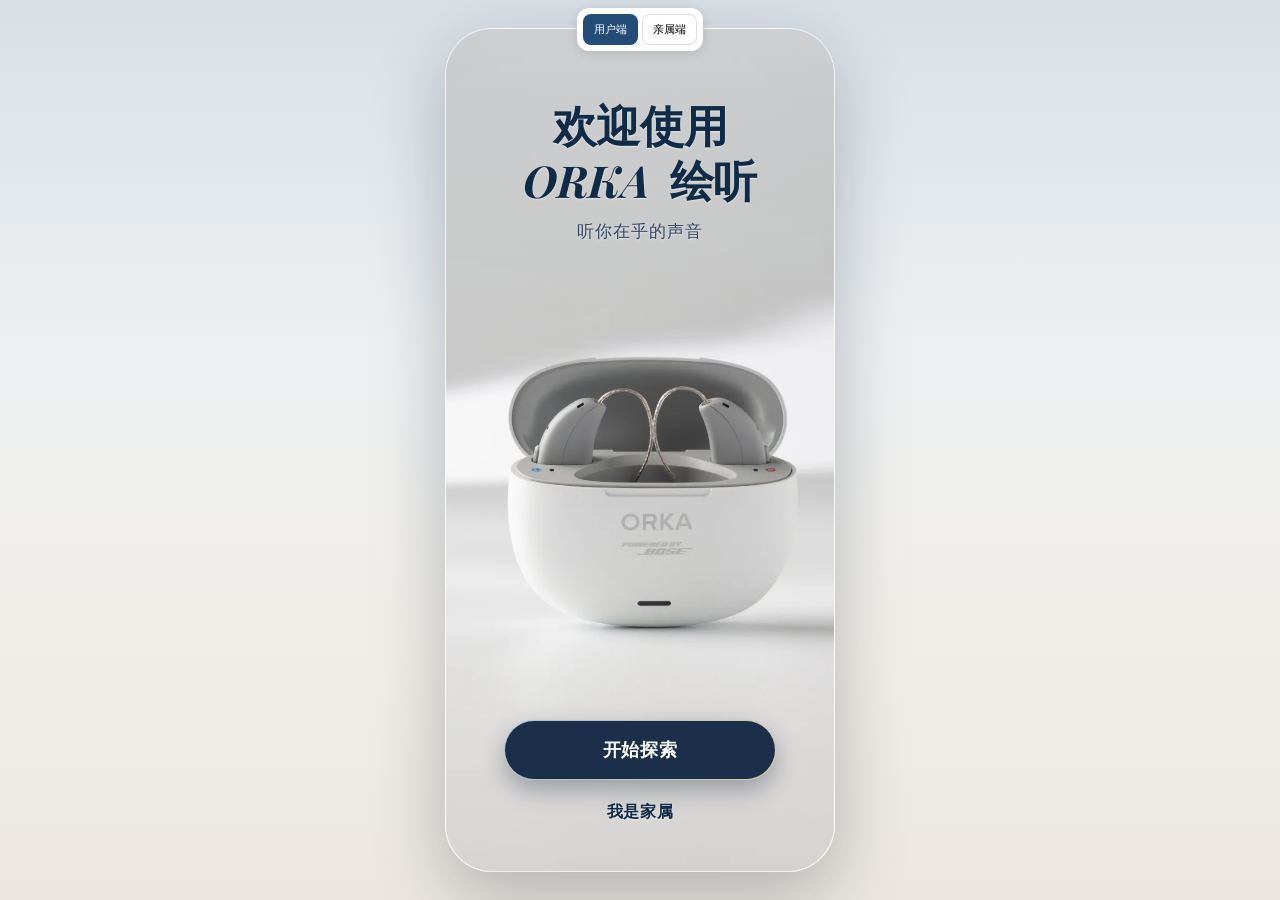
<file: index.html>
<!doctype html>
<html lang="zh-CN">
<head>
  <meta charset="UTF-8" />
  <link rel="manifest" href="manifest.json">
  <meta name="viewport" content="width=device-width, initial-scale=1.0, maximum-scale=1.0, user-scalable=no, viewport-fit=cover">
  <meta name="apple-mobile-web-app-capable" content="yes">
  <meta name="apple-mobile-web-app-status-bar-style" content="black-translucent">
  <meta name="apple-mobile-web-app-title" content="Orka">
  <link rel="apple-touch-icon" href="icon-180.png">
  <title>Orka 01 Pro</title>
  <link rel="preload" as="image" href="启动页背景图.webp" fetchpriority="high">
  <link rel="preload" as="font" type="font/woff2" href="fonts/playfair-800-italic-latin.woff2" crossorigin>
  <style>
    /* Self-hosted display font for the ORKA wordmark (no Google Fonts dependency). */
    @font-face {
      font-family: 'Playfair Display';
      font-style: italic;
      font-weight: 700;
      font-display: swap;
      src: url('fonts/playfair-700-italic-latin.woff2') format('woff2');
      unicode-range: U+0000-00FF, U+0131, U+0152-0153, U+02BB-02BC, U+02C6, U+02DA, U+02DC, U+0304, U+0308, U+0329, U+2000-206F, U+20AC, U+2122, U+2191, U+2193, U+2212, U+2215, U+FEFF, U+FFFD;
    }
    @font-face {
      font-family: 'Playfair Display';
      font-style: italic;
      font-weight: 800;
      font-display: swap;
      src: url('fonts/playfair-800-italic-latin.woff2') format('woff2');
      unicode-range: U+0000-00FF, U+0131, U+0152-0153, U+02BB-02BC, U+02C6, U+02DA, U+02DC, U+0304, U+0308, U+0329, U+2000-206F, U+20AC, U+2122, U+2191, U+2193, U+2212, U+2215, U+FEFF, U+FFFD;
    }
    :root {
      --font-display: "Songti SC", "STSong", "Noto Serif SC", serif;
      --font-display-latin: "Playfair Display", "Times New Roman", serif;
      --txt-dark: #18212d;
      --txt-soft: #6d7682;
      --card-bg: rgba(247, 248, 249, 0.78);
      --card-line: rgba(255, 255, 255, 0.58);
      --blue-main: #234d77;
      --blue-deep: #102b46;
      --track-bg: #cfd5dc;
      --dot-bg: #8b9cac;
      --warm-main: #c89e72;
      --warm-soft: #e6d3bf;
      --hero-accent: #7d94ab;
      --shadow-soft: 0 10px 28px rgba(17, 31, 47, 0.10);
      --shadow-thumb: 0 8px 20px rgba(16, 34, 55, 0.18);
    }

    .safari-tip {
      position: fixed;
      top: 12px;
      left: 12px;
      right: 12px;
      z-index: 9999;
      padding: 12px 14px;
      border-radius: 12px;
      background: rgba(20, 24, 33, 0.92);
      color: #f5f7fb;
      display: none;
      align-items: flex-start;
      justify-content: space-between;
      gap: 12px;
      box-shadow: 0 10px 26px rgba(0, 0, 0, 0.28);
      backdrop-filter: blur(8px);
      -webkit-backdrop-filter: blur(8px);
    }

    .safari-tip.show {
      display: flex;
    }

    .safari-tip-text {
      font-size: 13px;
      line-height: 1.4;
      font-weight: 500;
    }

    .safari-tip-close {
      border: 0;
      background: transparent;
      color: #d8e3f7;
      font-size: 18px;
      line-height: 1;
      cursor: pointer;
      padding: 0;
      margin-top: -1px;
    }

    * {
      box-sizing: border-box;
      margin: 0;
      padding: 0;
      -webkit-tap-highlight-color: transparent;
    }

    html, body {
      width: 100%;
      height: 100%;
      overflow: hidden;
    }

    body {
      font-family: -apple-system, BlinkMacSystemFont, "SF Pro Display", "PingFang SC", "Hiragino Sans GB", "Noto Sans CJK SC", "Microsoft YaHei", sans-serif;
      background: linear-gradient(180deg, #d9e0e6 0%, #edf0f2 38%, #f1eee8 72%, #ebe7e0 100%);
      color: var(--txt-dark);
      display: grid;
      place-items: center;
    }

    /* ── iPhone 13 Pro frame 390×844 ── */
    .phone {
      width: 390px;
      height: 844px;
      border-radius: 47px;
      overflow: hidden;
      position: relative;
      isolation: isolate;
      border: 1px solid rgba(255, 255, 255, 0.46);
      --bg-base-top: #DDE2EB;
      --bg-base-mid: #F4F1EC;
      --bg-base-bottom: #F9F6F0;
      --bg-orb-a: rgba(194, 209, 235, 0.36);
      --bg-orb-b: rgba(244, 226, 198, 0.28);
      --bg-orb-a-x: 24%;
      --bg-orb-a-y: 7%;
      --bg-orb-b-x: 48%;
      --bg-orb-b-y: 66%;
      background: linear-gradient(180deg, var(--bg-base-top) 0%, var(--bg-base-mid) 44%, var(--bg-base-bottom) 100%);
      box-shadow: 0 24px 72px rgba(12, 24, 39, 0.26);
      display: grid;
      grid-template-rows: 1fr auto;
      transition: --bg-base-top 0.9s ease, --bg-base-mid 0.9s ease, --bg-base-bottom 0.9s ease, --bg-orb-a 0.9s ease, --bg-orb-b 0.9s ease, --bg-orb-a-x 0.9s ease, --bg-orb-a-y 0.9s ease, --bg-orb-b-x 0.9s ease, --bg-orb-b-y 0.9s ease;
    }

    .phone::before,
    .phone::after {
      content: "";
      position: absolute;
      inset: -22% -18%;
      pointer-events: none;
      z-index: 0;
      mix-blend-mode: screen;
    }

    .phone::before {
      background:
        radial-gradient(118% 70% at var(--bg-orb-a-x) var(--bg-orb-a-y), var(--bg-orb-a) 0%, rgba(255, 255, 255, 0) 62%),
        radial-gradient(104% 60% at 10% 8%, rgba(255, 255, 255, 0.40) 0%, rgba(255, 255, 255, 0) 58%);
      animation: bgFloatA 42s ease-in-out infinite alternate;
    }

    .phone::after {
      background: radial-gradient(132% 76% at var(--bg-orb-b-x) var(--bg-orb-b-y), var(--bg-orb-b) 0%, rgba(255, 255, 255, 0) 64%);
      animation: bgFloatB 52s ease-in-out infinite alternate;
    }

    .phone > * {
      position: relative;
      z-index: 1;
    }

    @property --bg-base-top { syntax: '<color>'; inherits: false; initial-value: #DDE2EB; }
    @property --bg-base-mid { syntax: '<color>'; inherits: false; initial-value: #F4F1EC; }
    @property --bg-base-bottom { syntax: '<color>'; inherits: false; initial-value: #F9F6F0; }
    @property --bg-orb-a { syntax: '<color>'; inherits: false; initial-value: rgba(194, 209, 235, 0.36); }
    @property --bg-orb-b { syntax: '<color>'; inherits: false; initial-value: rgba(244, 226, 198, 0.28); }
    @property --bg-orb-a-x { syntax: '<percentage>'; inherits: false; initial-value: 24%; }
    @property --bg-orb-a-y { syntax: '<percentage>'; inherits: false; initial-value: 7%; }
    @property --bg-orb-b-x { syntax: '<percentage>'; inherits: false; initial-value: 48%; }
    @property --bg-orb-b-y { syntax: '<percentage>'; inherits: false; initial-value: 66%; }
    @property --ring-angle { syntax: '<angle>'; inherits: false; initial-value: 0deg; }
    @property --page-base-gray { syntax: '<color>'; inherits: true; initial-value: #eceff3; }
    @property --page-tint-color { syntax: '<color>'; inherits: true; initial-value: rgba(219, 228, 238, 0.78); }
    @property --ai-c1 { syntax: '<color>'; inherits: false; initial-value: #4c7add; }
    @property --ai-c2 { syntax: '<color>'; inherits: false; initial-value: #8cb0e4; }
    @property --ai-c3 { syntax: '<color>'; inherits: false; initial-value: #cce6eb; }
    @property --breath-color { syntax: '<color>'; inherits: false; initial-value: #d8eaf0; }

    @keyframes bgFloatA {
      0% { transform: translate3d(0, 0, 0) scale(1); }
      50% { transform: translate3d(1.2%, 1.4%, 0) scale(1.03); }
      100% { transform: translate3d(-1.4%, 2%, 0) scale(1.05); }
    }

    @keyframes bgFloatB {
      0% { transform: translate3d(0, 0, 0) scale(1); }
      50% { transform: translate3d(-1.1%, 1.3%, 0) scale(1.03); }
      100% { transform: translate3d(1.4%, 2.1%, 0) scale(1.05); }
    }

    /* Hidden pages must not occupy grid rows */
    .phone > main.scroll[style*="display: none"],
    .phone > main.scroll.page-hidden {
      display: none !important;
    }

    /* ── Disconnect / Reconnect Overlay (Oura-style) ── */
    .disconnect-overlay {
      position: absolute;
      left: 0;
      right: 0;
      top: 0;
      bottom: 0;
      z-index: 120;
      display: flex;
      flex-direction: column;
      align-items: center;
      justify-content: center;
      padding: 0 40px;
      background: rgba(245, 242, 238, 0.88);
      backdrop-filter: blur(16px);
      -webkit-backdrop-filter: blur(16px);
      opacity: 0;
      visibility: hidden;
      pointer-events: none;
      transition: opacity 280ms ease, visibility 280ms ease;
    }
    .disconnect-overlay.active {
      opacity: 1;
      visibility: visible;
      pointer-events: auto;
    }

    /* icon */
    .disconnect-icon {
      width: 64px;
      height: 64px;
      margin-bottom: 28px;
      display: grid;
      place-items: center;
      position: relative;
    }
    .disconnect-icon svg {
      width: 54px;
      height: 54px;
      color: #b0aaa4;
      transition: color 280ms ease;
    }
    .disconnect-overlay[data-state="reconnecting"] .disconnect-icon svg {
      color: #c4a56e;
    }
    .disconnect-overlay[data-state="connected"] .disconnect-icon svg {
      color: #5a9e78;
    }
    /* swap bluetooth-off / bluetooth icons by state */
    .disconnect-icon .bt-on { display: none; }
    .disconnect-overlay[data-state="reconnecting"] .disconnect-icon .bt-off,
    .disconnect-overlay[data-state="connected"] .disconnect-icon .bt-off { display: none; }
    .disconnect-overlay[data-state="reconnecting"] .disconnect-icon .bt-on,
    .disconnect-overlay[data-state="connected"] .disconnect-icon .bt-on { display: block; }

    /* spinner ring around icon while reconnecting */
    .disconnect-spinner {
      position: absolute;
      inset: -6px;
      border-radius: 50%;
      border: 2.5px solid transparent;
      border-top-color: #c4a56e;
      opacity: 0;
      transition: opacity 200ms ease;
    }
    .disconnect-overlay[data-state="reconnecting"] .disconnect-spinner {
      opacity: 1;
      animation: dcSpin 1s linear infinite;
    }
    @keyframes dcSpin {
      to { transform: rotate(360deg); }
    }

    /* text */
    .disconnect-title {
      font-size: 20px;
      font-weight: 700;
      color: #1d1d1f;
      margin: 0 0 10px;
      letter-spacing: -0.02em;
      text-align: center;
      line-height: 1.25;
    }
    .disconnect-desc {
      font-size: 14px;
      color: #8a8a8e;
      margin: 0 0 36px;
      text-align: center;
      line-height: 1.55;
    }

    /* primary button */
    .disconnect-btn-primary {
      width: 100%;
      height: 50px;
      border: 0;
      border-radius: 25px;
      font-size: 16px;
      font-weight: 600;
      letter-spacing: -0.01em;
      cursor: pointer;
      background: #1d1d1f;
      color: #fff;
      transition: transform 160ms ease, background 280ms ease, opacity 280ms ease;
    }
    .disconnect-btn-primary:active {
      transform: scale(0.97);
    }
    .disconnect-overlay[data-state="reconnecting"] .disconnect-btn-primary {
      background: #c4a56e;
      cursor: default;
    }
    .disconnect-overlay[data-state="connected"] .disconnect-btn-primary {
      background: #5a9e78;
    }

    /* dismiss link */
    .disconnect-dismiss {
      margin-top: 16px;
      background: none;
      border: 0;
      font-size: 14px;
      color: #8a8a8e;
      cursor: pointer;
      padding: 8px 12px;
      letter-spacing: -0.01em;
    }
    .disconnect-dismiss:active {
      opacity: 0.5;
    }

    /* bg dimming */
    .phone > .status,
    .phone > main.scroll,
    .phone > .tabbar {
      transition: filter 280ms ease, opacity 280ms ease;
    }
    /* Disconnect mode: only disable cards, keep hero & tabbar active */
    .phone.disconnect-mode main.scroll .card,
    .phone.disconnect-mode main.scroll .media-status-banner,
    .phone.disconnect-mode main.scroll .media-section-tabs,
    .phone.disconnect-mode main.scroll .media-panel,
    .phone.disconnect-mode main.scroll .media-card,
    .phone.disconnect-mode main.scroll .listening-stack {
      opacity: 0.30;
      pointer-events: none;
      user-select: none;
      transition: opacity 280ms ease;
    }

    /* ── Per-chip disconnected state ── */
    .chip.disconnected {
      background: rgba(255, 75, 58, 0.08);
      border-color: rgba(255, 75, 58, 0.28);
      box-shadow:
        inset 0 1px 0 rgba(255, 255, 255, 0.12),
        0 2px 10px rgba(255, 75, 58, 0.10);
      backdrop-filter: blur(12px) saturate(110%);
      -webkit-backdrop-filter: blur(12px) saturate(110%);
      color: rgba(180, 80, 70, 0.92);
      font-weight: 600;
    }
    .chip.disconnected .led {
      background: #FF4B3A;
      box-shadow: 0 0 0 4px rgba(255, 75, 58, 0.18);
      animation: ledBlink 1.4s ease-in-out infinite;
    }
    @keyframes ledBlink {
      0%, 100% { opacity: 1; }
      50% { opacity: 0.28; }
    }

    /* ── Per-chip connecting state ── */
    .chip.connecting {
      background: rgba(255, 255, 255, 0.82);
      border-color: transparent;
      box-shadow: 0 0 0 0.5px rgba(0,0,0,0.04);
      color: rgba(27, 46, 74, 0.72);
      font-weight: 600;
      position: relative;
    }
    .chip.connecting::before {
      display: none;
    }
    .chip.connecting .led {
      background: transparent;
      box-shadow: none;
      width: 12px;
      height: 12px;
      border: 2px solid rgba(201, 169, 110, 0.18);
      border-top-color: #3A6EA5;
      animation: ledSpin 0.8s linear infinite;
    }
    @keyframes ledSpin {
      to { transform: rotate(360deg); }
    }
    /* 异常态：隐藏 左/右 侧别标签，只保留 LED + 状态文字 */
    .chip.disconnected > span:nth-child(2),
    .chip.connecting > span:nth-child(2) {
      display: none;
    }
    @keyframes ringFlow {
      to { --ring-angle: 360deg; }
    }

    /* ── Combined status pill (shown when both ears are disconnected) ── */
    .conn-pill {
      display: none;
      margin: 14px auto 0;
      height: 32px;
      padding: 0 18px;
      border-radius: 18px;
      background: rgba(255, 75, 58, 0.08);
      border: 1px solid rgba(255, 75, 58, 0.28);
      box-shadow:
        inset 0 1px 0 rgba(255, 255, 255, 0.12),
        0 2px 10px rgba(255, 75, 58, 0.10);
      backdrop-filter: blur(12px) saturate(110%);
      -webkit-backdrop-filter: blur(12px) saturate(110%);
      align-items: center;
      justify-content: center;
      gap: 8px;
      font-size: 14px;
      font-weight: 600;
      letter-spacing: 0.01em;
      color: rgba(180, 80, 70, 0.92);
      position: relative;
      z-index: 1;
      transition: background 240ms ease, border-color 240ms ease,
                  color 240ms ease, box-shadow 240ms ease;
    }
    .conn-pill .conn-dot {
      width: 10px;
      height: 10px;
      border-radius: 50%;
      background: #FF4B3A;
      box-shadow: 0 0 0 5px rgba(255, 75, 58, 0.18);
      flex-shrink: 0;
      animation: ledBlink 1.4s ease-in-out infinite;
    }
    /* connecting state — swap to neutral surface + spinning ring */
    .conn-pill.connecting {
      background: rgba(255, 255, 255, 0.82);
      border-color: transparent;
      box-shadow: 0 0 0 0.5px rgba(0,0,0,0.04);
      color: rgba(27, 46, 74, 0.72);
    }
    .conn-pill.connecting .conn-dot {
      background: transparent;
      box-shadow: none;
      width: 12px;
      height: 12px;
      border: 2px solid rgba(201, 169, 110, 0.18);
      border-top-color: #3A6EA5;
      animation: ledSpin 0.8s linear infinite;
    }
    /* Both-disconnected: hide L/R chips, show single pill */
    .phone.both-disconnected .channels { display: none; }
    .phone.both-disconnected .conn-pill { display: inline-flex; }
    /* Once the CTA is tapped, the status pill / chip carries the spinner — hide the button */
    .phone.disconnect-mode .connect-cta.connecting { display: none; }

    /* ── Connect CTA — flat navy pill ── */
    .connect-cta {
      display: none;
      margin-top: 8px;
      padding: 0 32px;
      height: 40px;
      border: 0;
      border-radius: 20px;
      background: #1B2E4A;
      color: #fff;
      font-size: 14px;
      font-weight: 600;
      cursor: pointer;
      letter-spacing: 0.01em;
      align-items: center;
      justify-content: center;
      gap: 6px;
      box-shadow: none;
      position: relative;
      overflow: visible;
      transition: transform 160ms ease, opacity 200ms ease;
    }
    .connect-cta::before {
      content: '';
      position: absolute;
      inset: -3px;
      border-radius: 23px;
      padding: 3px;
      background: conic-gradient(
        from var(--ring-angle, 0deg),
        #3A6EA5, #C9A96E, #E8D5A3, #C9A96E, #3A6EA5, #1B2E4A, #3A6EA5
      );
      -webkit-mask:
        linear-gradient(#fff 0 0) content-box,
        linear-gradient(#fff 0 0);
      -webkit-mask-composite: xor;
      mask-composite: exclude;
      opacity: 0;
      pointer-events: none;
      transition: opacity 280ms ease;
    }
    .connect-cta:active {
      transform: scale(0.96);
      opacity: 0.82;
    }
    .connect-cta.connecting {
      cursor: default;
    }
    .connect-cta.connecting::before {
      opacity: 1;
      animation: ringFlow 2.4s linear infinite;
    }
    .phone.disconnect-mode .connect-cta {
      display: flex;
      width: fit-content;
      margin: 8px auto 0;
    }

    /* ── Status bar ── */
    .status {
      padding: 14px 24px 6px;
      display: flex;
      justify-content: space-between;
      align-items: center;
      font-size: 15px;
      font-weight: 600;
      letter-spacing: 0.3px;
      color: var(--status-color, #302c30);
      background: transparent;
      position: absolute;
      top: 0;
      left: 0;
      right: 0;
      z-index: 20;
      transition: color 360ms ease;
    }

    .status-right {
      display: flex;
      align-items: center;
      gap: 6px;
    }

    .sig {
      display: flex;
      align-items: flex-end;
      gap: 2px;
      height: 11px;
    }

    .sig i {
      width: 3px;
      border-radius: 1px;
      background: #2e2a2e;
    }

    .sig i:nth-child(1) { height: 4px; opacity: 0.55; }
    .sig i:nth-child(2) { height: 6px; opacity: 0.72; }
    .sig i:nth-child(3) { height: 8px; opacity: 0.86; }
    .sig i:nth-child(4) { height: 10px; }

    .wifi {
      width: 14px;
      height: 10px;
      border-radius: 50%;
      border: 2px solid #2e2a2e;
      border-right-color: transparent;
      border-bottom-color: transparent;
      border-left-color: transparent;
      transform: rotate(45deg);
      margin-top: -1px;
    }

    .battery {
      width: 28px;
      height: 13px;
      border-radius: 4px;
      border: 1.2px solid rgba(255,255,255,0.55);
      background: linear-gradient(180deg, rgba(255,255,255,0.38) 0%, rgba(255,255,255,0.13) 100%);
      box-shadow:
        0 1px 2px rgba(0,0,0,0.07),
        inset 0 1px 2px rgba(255,255,255,0.22),
        inset 0 -1px 2px rgba(0,0,0,0.04);
      backdrop-filter: blur(8px) saturate(160%);
      -webkit-backdrop-filter: blur(8px) saturate(160%);
      padding: 1.5px;
      position: relative;
      display: flex;
      align-items: center;
      justify-content: flex-start;
    }

    .battery::after {
      content: "";
      width: 2px;
      height: 5px;
      border-radius: 1px;
      background: rgba(255,255,255,0.7);
      position: absolute;
      right: -3px;
      top: 3px;
      box-shadow: 0 0 2px 0 rgba(0,0,0,0.10);
    }

    .battery i {
      display: block;
      width: 86%;
      height: 100%;
      border-radius: 2px;
      background: linear-gradient(90deg, #aeea8b 0%, #e6e6e6 100%);
      box-shadow: 0 0 2px 0 rgba(0,0,0,0.10);
    }

    /* ── Header ── */
    .hero {
      text-align: center;
      position: sticky;
      top: 0;
      padding: 40px 16px 18px;
      background: transparent;
      z-index: 10;
    }

    .hero h1 {
      font-size: 20px;
      line-height: 1.2;
      font-weight: 700;
      letter-spacing: 0.18px;
      color: var(--blue-deep);
      text-shadow: 0 1px 0 rgba(255, 255, 255, 0.35);
      position: relative;
      z-index: 1;
    }

    /* .more button removed — replaced by .family-icon-btn */

    .channels {
      margin-top: 14px;
      display: flex;
      justify-content: center;
      gap: 16px;
      position: relative;
      z-index: 1;
    }

    .chip {
      height: 32px;
      min-width: 100px;
      border-radius: 18px;
      border: 1px solid rgba(255, 255, 255, 0.58);
      background: linear-gradient(180deg, rgba(255, 255, 255, 0.48) 0%, rgba(244, 247, 250, 0.18) 100%);
      backdrop-filter: blur(22px) saturate(150%);
      -webkit-backdrop-filter: blur(22px) saturate(150%);
      box-shadow:
        inset 0 1px 0 rgba(255, 255, 255, 0.7),
        inset 0 -1px 0 rgba(255, 255, 255, 0.16),
        0 8px 20px rgba(160, 171, 187, 0.14);
      display: inline-flex;
      align-items: center;
      justify-content: center;
      gap: 8px;
      font-size: 14px;
      line-height: 1;
      color: rgba(33, 47, 65, 0.92);
      padding: 0 16px;
      font-weight: 520;
    }

    .chip .led {
      width: 10px;
      height: 10px;
      border-radius: 50%;
      background: #20bd98;
      box-shadow: 0 0 0 5px rgba(32, 189, 152, 0.12);
      flex-shrink: 0;
    }

    /* ── Scrollable content ── */
    .scroll {
      overflow-y: auto;
      -webkit-overflow-scrolling: touch;
      scrollbar-width: none;
      padding: 0 16px 32px;
      display: grid;
      align-content: start;
      gap: 12px;
      --page-base-gray: #eceff3;
      --page-tint-color: rgba(219, 228, 238, 0.78);
      --hero-tint-height: 362px;
      --page-gradient-len: 240px;
      background: linear-gradient(180deg, transparent 0px, var(--page-base-gray) var(--page-gradient-len));
      position: relative;
      transition: --page-base-gray 0.9s ease;
    }

    .scroll::before {
      content: "";
      display: block;
      height: var(--hero-tint-height);
      margin: 0 -16px calc(var(--hero-tint-height) * -1);
      background: linear-gradient(180deg, var(--page-tint-color) 0%, color-mix(in srgb, var(--page-tint-color), transparent 68%) 70%, transparent 100%);
      pointer-events: none;
      transition: --page-tint-color 0.9s ease;
    }

    .scroll > * {
      position: relative;
      z-index: 1;
    }

    .scroll .hero {
      margin: 0 -16px;
    }

    .scroll::-webkit-scrollbar {
      width: 0;
      height: 0;
    }

    .scroll-end-spacer {
      display: none;
    }

    /* ── Listening plans page ── */
    #listeningPage {
      gap: 14px;
    }

    /* 抵消 gap:14（vs 默认 12）带来的 2px 下移，让 hero 与音量/降噪页对齐 */
    #mediaPage > .hero,
    #listeningPage > .hero {
      margin-top: -2px;
    }

    #listeningPage .hero {
      padding-bottom: 10px;
    }

    .listening-stack {
      display: grid;
      gap: 14px;
      margin-top: 2px;
    }

    .listening-tile {
      position: relative;
      height: 134px;
      border-radius: 20px;
      overflow: hidden;
      box-shadow:
        0 6px 20px rgba(0, 0, 0, 0.15),
        inset 0 1px 0 rgba(255, 255, 255, 0.28);
      isolation: isolate;
      cursor: pointer;
      transition: transform 180ms ease, box-shadow 180ms ease;
    }

    .listening-tile:active {
      transform: scale(0.97);
      box-shadow: 0 2px 10px rgba(0, 0, 0, 0.12);
    }

    .listening-tile::before {
      content: "";
      position: absolute;
      inset: 0;
      opacity: 0.12;
      background: radial-gradient(circle at 80% 40%, rgba(255,255,255,0.7) 0%, transparent 60%);
      z-index: 0;
    }

    .listening-tile-plan {
      background: url('bg-listen.webp') center / cover no-repeat;
    }

    .listening-tile-remote {
      background: url('bg-remote.webp') center / cover no-repeat;
    }

    .listening-title {
      position: absolute;
      left: 24px;
      bottom: 24px;
      margin: 0;
      color: #ffffff;
      font-size: 22px;
      line-height: 1.1;
      font-weight: 680;
      letter-spacing: 0.3px;
      z-index: 1;
    }

    .listening-go {
      position: absolute;
      right: 16px;
      bottom: 16px;
      width: 36px;
      height: 36px;
      border-radius: 50%;
      border: 0;
      background: rgba(255, 255, 255, 0.22);
      color: rgba(255, 255, 255, 0.92);
      display: inline-flex;
      align-items: center;
      justify-content: center;
      cursor: pointer;
      z-index: 1;
      transition: background 150ms ease;
    }

    .listening-go:active {
      background: rgba(255, 255, 255, 0.36);
    }

    .listening-go svg {
      width: 18px;
      height: 18px;
      stroke: currentColor;
    }

    .listening-spark {
      position: absolute;
      right: 14px;
      bottom: 10px;
      color: rgba(255, 255, 255, 0.74);
      width: 16px;
      height: 16px;
      z-index: 1;
    }

    /* ── Listening detail page ── */
    .listening-detail {
      display: none;
      position: absolute;
      inset: 0;
      z-index: 10;
      background: #f0f1f5;
      flex-direction: column;
      overflow: hidden;
      padding-top: 36px;
    }

    .listening-detail.open {
      display: flex;
    }

    .detail-nav {
      display: flex;
      align-items: center;
      justify-content: center;
      padding: 14px 16px 12px;
      position: relative;
      flex-shrink: 0;
    }

    .detail-back {
      position: absolute;
      left: 16px;
      top: 50%;
      transform: translateY(-50%);
      background: none;
      border: 0;
      color: var(--blue-main);
      font-size: 22px;
      cursor: pointer;
      padding: 6px;
      line-height: 1;
    }

    .detail-nav-title {
      font-size: 17px;
      font-weight: 650;
      color: var(--blue-deep);
      letter-spacing: 0.1px;
    }

    .detail-nav-icon {
      position: absolute;
      right: 16px;
      top: 50%;
      transform: translateY(-50%);
      background: none;
      border: 0;
      color: #8e8e93;
      cursor: pointer;
      padding: 6px;
    }

    .detail-scroll {
      flex: 1;
      overflow-y: auto;
      -webkit-overflow-scrolling: touch;
      padding: 8px 16px 32px;
      display: grid;
      gap: 14px;
      align-content: start;
    }

    .plan-card {
      background: rgba(255, 255, 255, 0.92);
      border-radius: 16px;
      border: 1px solid rgba(255, 255, 255, 0.7);
      box-shadow: 0 2px 12px rgba(0, 0, 0, 0.06);
      padding: 20px 22px;
    }

    .plan-card-header {
      display: flex;
      justify-content: space-between;
      align-items: flex-start;
    }

    .plan-card-title {
      font-size: 20px;
      font-weight: 680;
      color: var(--blue-deep);
      margin: 0;
    }

    .plan-badge {
      display: inline-flex;
      align-items: center;
      height: 30px;
      padding: 0 16px;
      border-radius: 16px;
      background: #1ba768;
      color: #fff;
      font-size: 14px;
      font-weight: 600;
      letter-spacing: 0.3px;
      flex-shrink: 0;
    }

    .plan-note {
      margin: 6px 0 0;
      font-size: 14px;
      color: #8e8e93;
      line-height: 1.4;
    }

    .plan-divider {
      height: 1px;
      background: rgba(0, 0, 0, 0.06);
      margin: 16px 0;
    }

    .plan-meta {
      display: flex;
      gap: 24px;
      align-items: center;
    }

    .plan-meta-item {
      display: flex;
      align-items: center;
      gap: 6px;
      font-size: 14px;
      color: #8e9aab;
      font-weight: 500;
    }

    .plan-meta-item svg {
      width: 18px;
      height: 18px;
      stroke: #8e9aab;
      fill: none;
    }

    .plan-apply-btn {
      margin-top: 16px;
      width: 100%;
      height: 48px;
      border-radius: 12px;
      border: 1px solid rgba(44, 62, 80, 0.08);
      background: rgba(230, 238, 250, 0.56);
      color: var(--blue-deep);
      font-size: 16px;
      font-weight: 620;
      cursor: pointer;
      transition: background 150ms ease;
    }

    .plan-apply-btn:active {
      background: rgba(210, 224, 244, 0.72);
    }

    /* ── Media page ── */
    #mediaPage {
      gap: 14px;
    }

    /* Status banner */
    .media-status-banner {
      display: flex;
      align-items: center;
      gap: 12px;
      padding: 14px 18px;
      border-radius: 14px;
      background: rgba(255, 255, 255, 0.78);
      border: 1px solid rgba(255, 255, 255, 0.6);
      box-shadow: 0 2px 8px rgba(0, 0, 0, 0.04);
      transition: background 300ms ease;
    }

    .media-status-dot {
      width: 10px;
      height: 10px;
      border-radius: 50%;
      flex-shrink: 0;
      background: #b0b6be;
      transition: background 300ms ease, box-shadow 300ms ease;
    }

    .media-status-dot.active-call {
      background: #34c759;
      box-shadow: 0 0 0 4px rgba(52, 199, 89, 0.16);
    }

    .media-status-dot.active-stream {
      background: #5e8fd4;
      box-shadow: 0 0 0 4px rgba(94, 143, 212, 0.16);
    }

    .media-status-text {
      font-size: 14px;
      font-weight: 600;
      color: var(--blue-deep);
      flex: 1;
    }

    .media-status-label {
      font-size: 12px;
      font-weight: 650;
      padding: 4px 10px;
      border-radius: 8px;
      letter-spacing: 0.02em;
      flex-shrink: 0;
    }

    .media-status-label.idle {
      background: rgba(176, 182, 190, 0.16);
      color: #8e8e93;
    }

    .media-status-label.call {
      background: rgba(52, 199, 89, 0.14);
      color: #248a3d;
    }

    .media-status-label.stream {
      background: rgba(94, 143, 212, 0.14);
      color: #3a6daa;
    }

    /* Tabs for media/call */
    .media-section-tabs {
      display: grid;
      grid-template-columns: 1fr 1fr;
      gap: 0;
      background: rgba(120, 120, 128, 0.12);
      border-radius: 9px;
      padding: 2px;
    }

    .media-section-tab {
      border: 0;
      background: transparent;
      border-radius: 7px;
      padding: 7px 0;
      font-size: 14px;
      font-weight: 620;
      color: #636366;
      cursor: pointer;
      transition: all 200ms ease;
      position: relative;
    }

    .media-section-tab.active {
      background: #fff;
      color: var(--blue-deep);
      box-shadow: 0 1px 4px rgba(0, 0, 0, 0.08), 0 1px 2px rgba(0, 0, 0, 0.04);
    }

    /* Section panels */
    .media-panel {
      display: none;
    }

    .media-panel.active {
      display: grid;
      gap: 14px;
    }

    /* Transparency / compensation segmented controls */
    .media-card {
      background: #ffffff;
      border-radius: 16px;
      border: 1px solid var(--card-line);
      box-shadow: 0 2px 10px rgba(0, 0, 0, 0.05);
      padding: 20px;
    }

    .media-card-title {
      font-size: 16px;
      font-weight: 700;
      color: var(--blue-deep);
      margin: 0 0 14px;
    }

    .media-seg {
      display: grid;
      gap: 4px;
      background: #eeeeee;
      border-radius: 14px;
      padding: 4px;
    }

    .media-seg.four-col {
      grid-template-columns: repeat(4, 1fr);
    }

    .media-seg.five-col {
      grid-template-columns: repeat(5, 1fr);
    }

    .media-seg-btn {
      border: 0;
      border-radius: 11px;
      padding: 14px 4px;
      background: transparent;
      color: #86868b;
      font-size: 13px;
      font-weight: 600;
      cursor: pointer;
      transition: background 280ms ease, color 280ms ease, box-shadow 280ms ease, transform 140ms ease;
      text-align: center;
      line-height: 1.2;
    }

    .media-seg-btn:active {
      transform: scale(0.96);
    }

    .media-seg-btn.active {
      background: #ffffff;
      color: #1d1d1f;
      box-shadow: 0 1px 3px rgba(0, 0, 0, 0.1), 0 4px 10px rgba(0, 0, 0, 0.04);
    }

    .media-seg-labels {
      display: flex;
      justify-content: space-between;
      padding: 0 2px;
      margin-top: 6px;
    }

    .media-seg-labels span {
      font-size: 11px;
      color: #a0a4ab;
      font-weight: 550;
    }

    /* ── Media tone card (non-collapsible, compact) ── */
    .media-tone-card {
      padding: 0;
      background: #ffffff !important;
      overflow: visible;
      border: 1px solid rgba(232, 234, 238, 0.7);
      backdrop-filter: none;
      -webkit-backdrop-filter: none;
    }

    .media-tone-card .card-head {
      padding: 16px 18px 0;
      display: flex;
      justify-content: space-between;
      align-items: center;
    }

    .media-tone-card .card-title {
      color: #1f1f23;
      font-size: 18px;
      line-height: 1;
      letter-spacing: -0.2px;
      margin: 0;
      font-weight: 700;
    }

    .media-tone-card .card-icon {
      background: #eff0f3;
      box-shadow: none;
      width: 34px;
      height: 34px;
      border: none;
      border-radius: 10px;
      display: inline-flex;
      align-items: center;
      justify-content: center;
      cursor: pointer;
    }

    .media-tone-card .merge-icon { display: none; }
    .media-tone-card.tone-split-active .split-icon-svg { display: none; }
    .media-tone-card.tone-split-active .merge-icon { display: block; }
    .media-tone-card.tone-split-active .card-icon {
      background: #DAE1EA;
    }

    .media-tone-card .tone-split-bar {
      display: none;
      margin: 2px 18px 8px;
      background: #f2f4f8;
      border-radius: 12px;
      padding: 3px;
      border: 1px solid #e6eaf1;
    }

    .media-tone-card.tone-split-active .tone-split-bar {
      display: grid;
      grid-template-columns: 1fr 1fr;
      gap: 3px;
    }

    .eq-wrap.media-eq-compact {
      min-height: 0;
      padding: 16px 14px 16px;
    }

    .eq-wrap.media-eq-compact svg {
      height: auto;
    }

    .eq-wrap.media-eq-compact .eq-labels {
      height: 28px;
      margin-top: 4px;
    }

    /* ── Cards ── */
    .card {
      background: var(--card-bg);
      border-radius: 16px;
      border: 1px solid var(--card-line);
      box-shadow:
        inset 0 1px 0 rgba(255, 255, 255, 0.64),
        inset 0 -1px 0 rgba(36, 47, 60, 0.04);
      backdrop-filter: blur(14px) saturate(130%);
      -webkit-backdrop-filter: blur(14px) saturate(130%);
    }

    .volume-card {
      margin-top: 6px;
      padding: 16px 16px 14px;
      background: #ffffff;
    }

    .card-head {
      display: flex;
      justify-content: space-between;
      align-items: center;
    }

    .card-title {
      font-size: 18px;
      line-height: 1;
      letter-spacing: 0.1px;
      font-weight: 700;
      color: var(--blue-deep);
    }

    .card-icon {
      width: 32px;
      height: 32px;
      border-radius: 10px;
      border: 0;
      background: #eff0f3;
      display: grid;
      place-items: center;
      cursor: pointer;
      box-shadow: none;
    }

    .slider-glyph {
      width: 18px;
      height: 12px;
      position: relative;
    }

    .slider-glyph::before,
    .slider-glyph::after,
    .slider-glyph i {
      content: "";
      position: absolute;
      left: 0;
      right: 0;
      height: 3px;
      border-radius: 4px;
      background: #557091;
    }

    .slider-glyph::before { top: 0; }
    .slider-glyph i { top: 4.5px; }
    .slider-glyph::after { top: 9px; }

    .slider-glyph b,
    .slider-glyph em {
      position: absolute;
      width: 5px;
      height: 5px;
      border-radius: 50%;
      background: var(--blue-main);
    }

    .slider-glyph b { top: -1px; left: 2px; }
    .slider-glyph em { top: 3.5px; left: 9px; }

    /* ── Gauge ── */
    .gauge-zone {
      margin-top: 0;
      display: grid;
      justify-items: center;
    }

    .gauge {
      width: 280px;
      height: 148px;
      position: relative;
      overflow: visible;
      cursor: pointer;
    }

    .gauge svg {
      width: 100%;
      height: 100%;
      overflow: visible;
    }

    .gauge .base {
      fill: none;
      stroke: #dce2e8;
      stroke-width: 10;
      stroke-linecap: round;
      opacity: 0.45;
    }

    .gauge .arc {
      fill: none;
      stroke: url(#arcGradient);
      stroke-width: 10;
      stroke-linecap: round;
      transition: stroke-dashoffset 240ms ease;
    }

    .knob {
      width: 28px;
      height: 28px;
      border-radius: 50%;
      background: #fff;
      position: absolute;
      transform: translate(-50%, -50%);
      box-shadow: 0 1px 4px rgba(0,0,0,0.18), 0 0 0 1px rgba(0,0,0,0.04);
      transition: left 240ms ease, top 240ms ease, box-shadow 150ms ease, transform 150ms ease, width 200ms ease, height 200ms ease, border-radius 200ms ease;
      cursor: grab;
      z-index: 2;
    }

    .knob::after {
      content: '';
      position: absolute;
      inset: 4px;
      border-radius: 50%;
      background: var(--warm-main);
      transition: background 240ms ease, opacity 200ms ease;
    }

    .knob.muted {
      background: #fff;
      box-shadow: 0 1px 4px rgba(0,0,0,0.18), 0 0 0 1px rgba(0,0,0,0.04);
    }

    .knob.muted::after {
      background: #F3F3F3;
      opacity: 1;
    }

    .knob.pressed {
      box-shadow: 0 0 0 10px rgba(174, 180, 187, 0.32), 0 2px 8px rgba(72, 74, 77, 0.22);
      transform: translate(-50%, -50%) scale(1.12);
    }

    .knob.dragging {
      transition: box-shadow 150ms ease, transform 150ms ease;
      cursor: grabbing;
    }

    .volume-num {
      margin-top: -76px;
      font-family: -apple-system, BlinkMacSystemFont, "SF Pro Display", "PingFang SC", "Helvetica Neue", sans-serif;
      font-size: 56px;
      font-weight: 700;
      color: var(--blue-deep);
      line-height: 1;
      min-width: 1.6em;
      text-align: center;
      font-variant-numeric: tabular-nums;
      transition: font-size 200ms ease, color 200ms ease;
    }

    .volume-num.muted {
      font-family: -apple-system, BlinkMacSystemFont, "Segoe UI", Helvetica, Arial, sans-serif;
      font-size: 48px;
      color: #9EA3AD;
      font-weight: 800;
      letter-spacing: 2px;
    }

    .volume-level {
      margin-top: -4px;
      font-size: 13px;
      line-height: 1;
      color: #8e9199;
      font-weight: 500;
      letter-spacing: 0.3px;
    }

    .volume-tip {
      margin-top: 14px;
      font-size: 16px;
      line-height: 1.3;
      color: #4f6787;
      font-weight: 600;
      text-align: center;
    }

    /* ── Volume +/- buttons ── */
    .vol-actions {
      margin-top: 10px;
      display: flex;
      justify-content: center;
      gap: 56px;
    }

    .round-btn {
      width: 76px;
      border: 0;
      background: transparent;
      display: grid;
      justify-items: center;
      gap: 0;
      color: #7a787d;
      font-size: 14px;
      font-weight: 500;
      cursor: pointer;
      padding: 0;
    }

    .round-btn .disc {
      width: 76px;
      height: 76px;
      border-radius: 50%;
      background: rgba(239, 240, 243, 0.92);
      border: 1px solid rgba(225, 228, 234, 0.6);
      box-shadow: 0 2px 8px rgba(17, 31, 47, 0.06);
      position: relative;
      transition: box-shadow 120ms ease, transform 120ms ease, background 120ms ease;
    }

    .round-btn:active .disc {
      background: #e2e4e8;
      box-shadow: inset 0 1px 4px rgba(0,0,0,0.08);
      transform: scale(0.92);
    }

    .round-btn .disc::before,
    .round-btn .disc::after {
      content: "";
      position: absolute;
      left: 50%;
      top: 50%;
      transform: translate(-50%, -50%);
      width: 28px;
      height: 3px;
      border-radius: 999px;
      background: var(--btn-icon-color, #3a3f4a);
    }

    .round-btn.plus .disc::after {
      transform: translate(-50%, -50%) rotate(90deg);
    }

    /* ── Mute pill (inside gauge-zone) ── */
    .vol-mute-pill {
      display: inline-flex;
      align-items: center;
      justify-content: center;
      gap: 4px;
      margin-top: 10px;
      padding: 5px 14px 5px 10px;
      border: none;
      border-radius: 14px;
      background: rgba(0, 0, 0, 0.04);
      color: #8e9199;
      font-size: 13px;
      font-weight: 600;
      font-family: inherit;
      cursor: pointer;
      transition: background 180ms ease, color 180ms ease;
      letter-spacing: 0.02em;
    }
    .vol-mute-pill:active {
      background: rgba(0, 0, 0, 0.09);
    }
    .vol-mute-pill .mute-on-icon { display: none; }
    .vol-mute-pill .mute-off-icon { display: inline; }
    .vol-mute-pill.muted .mute-on-icon { display: inline; }
    .vol-mute-pill.muted .mute-off-icon { display: none; }
    .vol-mute-pill.muted {
      background: rgba(200, 60, 60, 0.09);
      color: #c04040;
    }
    /* Hide unified mute pill when in split mode */
    .volume-card.split-active .vol-mute-pill {
      display: none;
    }

    /* ── Muted state (unified arc) ── */
    .volume-card.muted .arc {
      opacity: 0.25;
    }
    .volume-card.muted .base {
      opacity: 0.5;
    }
    .volume-card.muted .knob {
      background: #fff;
      box-shadow: 0 1px 4px rgba(0,0,0,0.18), 0 0 0 1px rgba(0,0,0,0.04);
    }
    .volume-card.muted .knob::after {
      background: #F3F3F3;
      opacity: 1;
    }
    .volume-card.muted .volume-num {
      color: #9EA3AD;
    }
    .volume-card.muted .volume-tip {
      color: #b0b5bf;
    }

    /* ── Slider row: mute icon + track ── */
    .slider-row {
      display: flex;
      align-items: center;
      gap: 2px;
    }
    .slider-row .hslider-track {
      flex: 1;
      min-width: 0;
    }

    /* ── Split mute button (left of slider) ── */
    .split-mute-btn {
      width: 24px;
      height: 24px;
      border-radius: 50%;
      border: none;
      background: transparent;
      display: flex;
      align-items: center;
      justify-content: center;
      cursor: pointer;
      color: #8e9199;
      padding: 0;
      flex-shrink: 0;
      transition: color 180ms ease, transform 120ms ease;
      -webkit-tap-highlight-color: transparent;
    }
    .split-mute-btn:active {
      transform: scale(0.88);
    }
    .split-mute-btn .mute-on-icon { display: none; }
    .split-mute-btn .mute-off-icon { display: inline; }
    .split-mute-btn.muted .mute-on-icon { display: inline; }
    .split-mute-btn.muted .mute-off-icon { display: none; }
    .split-mute-btn.muted {
      background: transparent;
      color: #c04040;
    }

    /* ── Muted state (split bar) ── */
    .split-vol-ear.muted .hslider-fill {
      opacity: 0.2;
    }
    .split-vol-ear.muted .hslider-knob {
      opacity: 0.4;
    }
    .split-vol-ear.muted .hslider-dots span {
      opacity: 0.3;
    }

    /* ── Horizontal pill slider (C-style) for split view ── */
    .hslider-track {
      width: 100%;
      height: 44px;
      border-radius: 22px;
      position: relative;
      overflow: visible;
      cursor: pointer;
      touch-action: none;
      user-select: none;
      -webkit-user-select: none;
    }
    .hslider-clip {
      position: absolute;
      inset: 0;
      border-radius: 22px;
      background: #e8eaee;
      overflow: hidden;
    }
    .hslider-fill {
      position: absolute;
      left: 0; top: 0; bottom: 0;
      border-radius: 22px;
      background: linear-gradient(90deg, var(--slider-start, rgba(33,55,86,0.9)) 0%, var(--slider-end, rgba(33,55,86,0.5)) 100%);
      transition: width 260ms cubic-bezier(0.2, 1, 0.3, 1);
      overflow: hidden;
      z-index: 2;
    }
    .hslider-dots {
      position: absolute;
      left: 22px;
      right: 22px;
      top: 50%;
      transform: translateY(-50%);
      display: flex;
      justify-content: space-between;
      z-index: 1;
      pointer-events: none;
    }
    .hslider-dots span {
      width: 5px;
      height: 5px;
      border-radius: 50%;
      background: rgba(0, 0, 0, 0.10);
      flex-shrink: 0;
    }
    .hslider-knob {
      position: absolute;
      top: 50%;
      width: 36px;
      height: 36px;
      border-radius: 50%;
      background: #fff;
      transform: translateY(-50%);
      box-shadow: 0 2px 6px rgba(0, 0, 0, 0.15), 0 0 0 0.5px rgba(0, 0, 0, 0.04);
      display: grid;
      place-items: center;
      z-index: 3;
      cursor: grab;
      transition: left 260ms cubic-bezier(0.2, 1, 0.3, 1),
                  box-shadow 200ms cubic-bezier(0.2, 1, 0.3, 1),
                  transform 300ms cubic-bezier(0.34, 1.56, 0.64, 1);
      font-size: 15px;
      font-weight: 700;
      color: var(--blue-deep, #183b5f);
      font-variant-numeric: tabular-nums;
    }
    .hslider-knob.pressed {
      box-shadow: 0 0 0 8px rgba(174, 180, 187, 0.22), 0 3px 12px rgba(0, 0, 0, 0.12);
      transform: translateY(-50%) scale(1.10);
      cursor: grabbing;
      transition: left 0ms,
                  box-shadow 120ms cubic-bezier(0.2, 1, 0.3, 1),
                  transform 200ms cubic-bezier(0.34, 1.56, 0.64, 1);
    }
    .hslider-knob .mute-icon {
      width: 18px;
      height: 18px;
    }
    /* ── Tone card (reference style) ── */
    .tone-card {
      padding: 0;
      background: #ffffff;
      min-height: 0;
      margin-bottom: 8px;
    }

    .tone-card.collapsed {
      overflow: hidden;
      min-height: 52px;
    }

    .tone-card:not(.collapsed) {
      min-height: 450px;
    }

    .tone-card.tone-split-active:not(.collapsed) {
      min-height: 510px;
    }

    .tone-card .card-head {
      padding: 20px 18px 12px;
      display: flex;
      justify-content: space-between;
      align-items: flex-start;
      gap: 12px;
    }

    .tone-card.collapsed .card-head {
      padding: 16px 18px;
      align-items: center;
    }

    .tone-card .card-title {
      color: #1f1f23;
      font-size: 18px;
      line-height: 1;
      letter-spacing: -0.2px;
      margin: 0;
      font-weight: 700;
    }

    .tone-head-copy {
      display: flex;
      flex-direction: column;
      gap: 0;
    }

    .tone-head-actions {
      display: flex;
      align-items: center;
      gap: 0;
    }

    .tone-split-btn .merge-icon { display: none; }
    .tone-card.tone-split-active .tone-split-btn .split-icon-svg { display: none; }
    .tone-card.tone-split-active .tone-split-btn .merge-icon { display: block; }
    .tone-card.tone-split-active .tone-split-btn {
      background: #DAE1EA;
    }

    .tone-split-btn {
      width: 34px;
      height: 34px;
      border: none;
      border-radius: 10px;
      background: #eff0f3;
      display: inline-flex;
      align-items: center;
      justify-content: center;
      cursor: pointer;
    }

    .tone-card .card-icon {
      background: #eff0f3;
      box-shadow: none;
    }

    .tone-card .card-icon svg {
      stroke: #6d7382;
    }

    .tone-icon-chevron {
      display: block;
      transition: transform 380ms cubic-bezier(0.22, 1, 0.36, 1);
    }

    .tone-card:not(.collapsed) .tone-icon-chevron { transform: rotate(180deg); }
    .tone-card.collapsed .tone-icon-chevron { transform: rotate(0deg); }

    .tone-body {
      overflow: visible;
      max-height: 1200px;
      min-height: 280px;
      opacity: 1;
      transform: translateY(0) scale(1);
      filter: blur(0);
      transition: max-height 380ms cubic-bezier(0.22, 1, 0.36, 1), opacity 380ms cubic-bezier(0.22, 1, 0.36, 1), transform 380ms cubic-bezier(0.22, 1, 0.36, 1), filter 320ms ease;
      will-change: max-height, opacity, transform, filter;
      backface-visibility: hidden;
    }

    .tone-card.collapsed .tone-body {
      max-height: 0;
      min-height: 0;
      overflow: hidden;
      opacity: 0;
      transform: translateY(-10px) scale(0.985);
      filter: blur(6px);
    }

    @media (prefers-reduced-motion: reduce) {
      .tone-icon-chevron,
      .tone-body {
        transition: none;
        transform: none;
        filter: none;
      }
    }

    .eq-wrap {
      padding: 8px 14px 12px;
      min-height: 300px;
    }

    .tone-split-bar {
      display: none;
      margin: 2px 18px 8px;
      background: #f2f4f8;
      border-radius: 12px;
      padding: 3px;
      border: 1px solid #e6eaf1;
    }

    .tone-card.tone-split-active .tone-split-bar {
      display: grid;
      grid-template-columns: 1fr 1fr;
      gap: 3px;
    }

    .tone-ear-tab {
      height: 34px;
      border: 0;
      border-radius: 10px;
      background: transparent;
      color: #6d7382;
      font-size: 14px;
      font-weight: 700;
      cursor: pointer;
      font-family: inherit;
      transition: background 140ms ease, color 140ms ease;
    }

    .tone-ear-tab.active {
      background: #ffffff;
      color: var(--txt-dark);
      box-shadow: 0 1px 4px rgba(36, 47, 60, 0.12);
    }

    .tone-ear-tab.active.ear-left {
      color: var(--txt-dark);
      box-shadow: 0 1px 4px rgba(36, 47, 60, 0.12);
    }

    .tone-ear-tab.active.ear-right {
      color: var(--txt-dark);
      box-shadow: 0 1px 4px rgba(36, 47, 60, 0.12);
    }

    #eqCurveSvg,
    #mediaEqSvg {
      display: block;
      width: 100%;
      height: 300px;
      overflow: visible;
      margin: 0;
    }

    .eq-guideline {
      stroke: #ccd5e2;
      stroke-width: 1.5;
    }

    .eq-curve-line {
      fill: none;
      stroke: #6d84ae;
      stroke-width: 4;
      stroke-linecap: round;
      stroke-linejoin: round;
    }

    .eq-curve-fill {
      fill: url(#eqFillGradient);
    }

    .eq-pt {
      cursor: grab;
      fill: #6d84ae;
      stroke: #fff;
      stroke-width: 8;
      paint-order: stroke fill;
      filter: drop-shadow(0 2px 6px rgba(0, 0, 0, 0.15));
      transform-box: fill-box;
      transform-origin: center;
      transition: filter 150ms ease, transform 150ms ease;
    }

    .eq-pt:active {
      cursor: grabbing;
    }

    .eq-pt.pressed {
      filter: drop-shadow(0 3px 12px rgba(0, 0, 0, 0.12));
      transform: scale(1.12);
    }

    .eq-halo {
      fill: rgba(174, 180, 187, 0.22);
      stroke: none;
      opacity: 0;
      transition: r 200ms cubic-bezier(0.34, 1.56, 0.64, 1),
                  opacity 180ms ease;
      pointer-events: none;
    }

    .eq-halo.active {
      opacity: 1;
    }

    .eq-level-pop {
      font-size: 20px;
      font-weight: 800;
      fill: #2f4a6b;
      text-anchor: middle;
      opacity: 0.6;
      transition: opacity 140ms ease;
      font-variant-numeric: tabular-nums;
      pointer-events: none;
      font-family: -apple-system, BlinkMacSystemFont, "Segoe UI", Helvetica, Arial, sans-serif;
    }

    .eq-level-pop.active {
      opacity: 1;
    }

    .eq-labels {
      position: relative;
      height: 76px;
      margin-top: -10px;
      padding: 0;
    }

    .eq-labels span {
      position: absolute;
      top: 0;
      font-size: 14px;
      line-height: 20px;
      font-weight: 600;
      color: #6a7a9b;
      letter-spacing: 0;
      white-space: nowrap;
      transform: translateX(-50%);
    }

    .eq-labels span:nth-child(1) { left: 5%; }
    .eq-labels span:nth-child(2) { left: 50%; }
    .eq-labels span:nth-child(3) { left: 95%; }

    .eq-labels .tone-split-btn {
      position: absolute;
      left: 95%;
      top: 28px;
      transform: translateX(-50%);
    }

    /* ── Tone action buttons ── */
    .tone-actions {
      display: flex;
      gap: 10px;
      margin-top: -12px;
      padding: 12px 18px 14px;
    }

    .tone-reset-btn,
    .tone-fav-btn {
      flex: 1;
      height: 44px;
      border-radius: 10px;
      border: none;
      font-size: 15px;
      font-weight: 600;
      cursor: pointer;
      transition: opacity 120ms ease, background 120ms ease;
      font-family: inherit;
    }

    .tone-reset-btn:active,
    .tone-fav-btn:active {
      opacity: 0.65;
    }

    .tone-reset-btn {
      background: #f2f2f7;
      color: #3d5a82;
      box-shadow: inset 0 1px 0 rgba(255,255,255,0.6), inset 0 -1px 0 rgba(36,47,60,0.02);
    }

    .tone-reset-btn:hover {
      background: #ebebf0;
    }

    .tone-fav-btn {
      background: #2f4a6b;
      color: #ffffff;
      box-shadow: 0 2px 8px rgba(47,74,107,0.15);
    }

    .tone-fav-btn:hover {
      background: #3d5a82;
    }

    .tone-fav-btn.saved {
      background: #34c759;
      box-shadow: 0 2px 8px rgba(52,199,89,0.25);
    }

    .tone-list {
      margin-top: 16px;
      display: grid;
      gap: 24px;
    }

    .tone-row {
      display: grid;
      grid-template-columns: 28px 1fr 28px;
      gap: 10px;
      align-items: center;
    }

    .tone-name {
      font-size: 16px;
      line-height: 1;
      color: #4f6787;
      font-weight: 700;
    }

    .tone-num {
      width: 28px;
      text-align: right;
      font-size: 16px;
      line-height: 1;
      color: #302c30;
      font-weight: 600;
    }

    .track {
      position: relative;
      height: 18px;
      display: grid;
      align-items: center;
    }

    .dots {
      position: absolute;
      left: 0;
      right: 0;
      top: 50%;
      transform: translateY(-50%);
      display: flex;
      justify-content: space-evenly;
      pointer-events: none;
      z-index: 0;
    }

    .dots i {
      width: 5px;
      height: 5px;
      border-radius: 50%;
      background: var(--dot-bg);
      opacity: 0.8;
    }

    input[type="range"] {
      -webkit-appearance: none;
      appearance: none;
      width: 100%;
      height: 12px;
      border-radius: 999px;
      outline: none;
      background: linear-gradient(90deg, var(--blue-main) var(--pct), var(--track-bg) var(--pct));
      position: relative;
      z-index: 1;
    }

    input[type="range"]::-webkit-slider-thumb {
      -webkit-appearance: none;
      appearance: none;
      width: 28px;
      height: 28px;
      border-radius: 50%;
      border: 3px solid #f4f6f8;
      background: var(--blue-deep);
      box-shadow: 0 0 0 4px rgba(176, 181, 188, 0.44), var(--shadow-thumb);
      cursor: pointer;
      transition: box-shadow 150ms ease, transform 150ms ease;
    }

    input[type="range"]:active::-webkit-slider-thumb {
      box-shadow: 0 0 0 14px rgba(176, 181, 188, 0.38), var(--shadow-thumb);
      transform: scale(1.1);
    }

    .collapse-toggle {
      display: none;
    }

    /* ── Split L/R mode ── */
    .split-view { display: none; }
    .card.split-active .unified-view { display: none; }
    .card.split-active .split-view { display: block; }

    /* merge icon (replaces split when active) */
    .merge-icon { display: none; }
    .card.split-active .split-icon-svg { display: none; }
    .card.split-active .merge-icon { display: block; }
    .card.split-active .card-icon {
      background: #DAE1EA;
    }

    /* Volume card transition motion */
    .volume-stage {
      position: relative;
      margin-top: 0;
      transition: height 380ms cubic-bezier(0.22, 1, 0.36, 1);
      overflow: visible;
    }

    .volume-stage .unified-view,
    .volume-stage .split-view {
      display: block !important;
      transition: opacity 380ms cubic-bezier(0.22, 1, 0.36, 1), transform 380ms cubic-bezier(0.22, 1, 0.36, 1), filter 320ms ease;
      will-change: opacity, transform, filter;
      backface-visibility: hidden;
    }

    .volume-stage .unified-view {
      position: relative;
      z-index: 2;
      opacity: 1;
      transform: translateY(0) scale(1);
      filter: blur(0);
      pointer-events: auto;
    }

    .volume-stage .split-view {
      position: absolute;
      inset: 0;
      z-index: 1;
      opacity: 0;
      transform: translateY(16px) scale(0.985);
      filter: blur(6px);
      pointer-events: none;
    }

    .volume-card.split-active .volume-stage .unified-view {
      opacity: 0;
      transform: translateY(-10px) scale(0.985);
      filter: blur(6px);
      pointer-events: none;
    }

    .volume-card.split-active .volume-stage .split-view {
      opacity: 1;
      transform: translateY(0) scale(1);
      filter: blur(0);
      pointer-events: auto;
      z-index: 2;
    }

    @media (prefers-reduced-motion: reduce) {
      .volume-stage .unified-view,
      .volume-stage .split-view {
        transition: none;
        transform: none;
        filter: none;
      }
    }

    /* ── Ear badge (circular 左/右) ── */
    .ear-badge {
      width: 30px;
      height: 30px;
      border-radius: 50%;
      display: grid;
      place-items: center;
      font-size: 14px;
      font-weight: 700;
      color: #fff;
      flex-shrink: 0;
    }

    .ear-badge.left {
      background: #4a7ec2;
    }

    .ear-badge.right {
      background: #d96b56;
    }

    /* ── Split volume: stacked vertical (C-style) ── */
    .split-vol-stack {
      display: flex;
      flex-direction: column;
      gap: 14px;
      margin-top: 4px;
      padding-bottom: 16px;
      position: relative;
    }

    .split-vol-ear {
      display: flex;
      flex-direction: column;
      gap: 6px;
      padding: 0;
    }

    .split-vol-ear:last-child {
      margin-bottom: 0;
    }

    /* Refined ear label: colored dot + text */
    .ear-label {
      display: flex;
      align-items: center;
      gap: 5px;
      font-size: 14px;
      font-weight: 600;
      color: var(--txt-soft);
      letter-spacing: 0.03em;
    }

    .ear-dot {
      width: 8px;
      height: 8px;
      border-radius: 50%;
      flex-shrink: 0;
    }

    .ear-label.left .ear-dot {
      background: #5B8FC9;
    }

    .ear-label.right .ear-dot {
      background: #D4926A;
    }

    /* Hide old split volume elements */
    .split-vol-num { display: none; }
    .split-vol-level { display: none; }
    .split-slider-wrap { display: none; }

    .split-slider-wrap input[type="range"]::-webkit-slider-thumb {
      width: 20px;
      height: 20px;
      border-radius: 50%;
      background: #fff;
      border: none;
      box-shadow: 0 1px 4px rgba(0, 0, 0, 0.18), 0 0 0 0.5px rgba(0, 0, 0, 0.04);
      cursor: pointer;
    }

    .split-slider-wrap input[type="range"]:active::-webkit-slider-thumb {
      transform: scale(1.12);
      box-shadow: 0 2px 8px rgba(0, 0, 0, 0.22), 0 0 0 0.5px rgba(0, 0, 0, 0.04);
    }

    /* ── Split tone: stacked full-width ── */
    .split-tone-stack {
      display: grid;
      gap: 28px;
      margin-top: 16px;
    }

    .split-tone-ear {
      display: grid;
      gap: 18px;
    }

    .split-tone-ear .ear-badge {
      margin-bottom: 0;
    }

    /* Hide tabbar while splash is showing */
    .phone:has(.splash-overlay.active) .tabbar { display: none; }

    /* ── Tab bar – modern floating ── */
    .tabbar {
      border-top: none;
      border-radius: 0;
      margin: 0;
      background: rgba(255, 255, 255, 0.92);
      backdrop-filter: blur(24px) saturate(140%);
      -webkit-backdrop-filter: blur(24px) saturate(140%);
      padding: 6px 6px calc(6px + env(safe-area-inset-bottom));
      display: grid;
      grid-template-columns: repeat(4, 1fr);
      align-items: center;
      gap: 4px;
      position: relative;
      box-shadow: none;
    }

    .tab {
      border: 0;
      background: transparent;
      display: flex;
      flex-direction: column;
      align-items: center;
      justify-content: center;
      gap: 3px;
      color: rgba(100, 108, 120, 0.7);
      cursor: pointer;
      font-size: 10px;
      line-height: 1;
      font-weight: 600;
      letter-spacing: 0.02em;
      position: relative;
      z-index: 1;
      padding: 6px 0 4px;
      border-radius: 14px;
      transition: color 240ms cubic-bezier(0.22, 1, 0.36, 1),
                  background 240ms cubic-bezier(0.22, 1, 0.36, 1);
      -webkit-tap-highlight-color: transparent;
    }

    .tab .icon-bg {
      width: auto;
      height: auto;
      border-radius: 0;
      display: grid;
      place-items: center;
      color: inherit;
      background: none !important;
      box-shadow: none !important;
      transition: transform 280ms cubic-bezier(0.34, 1.56, 0.64, 1);
    }

    .tab.active {
      color: var(--blue-main);
      background: rgba(35, 77, 119, 0.08);
    }

    .tab.active .icon-bg {
      background: none !important;
      box-shadow: none !important;
      transform: scale(1.08);
    }

    .tab svg {
      width: 22px;
      height: 22px;
      stroke: currentColor;
      fill: none;
      stroke-width: 1.8;
      stroke-linecap: round;
      stroke-linejoin: round;
      opacity: 1;
      transition: opacity 200ms ease;
    }

    .tab:not(.active) svg {
      opacity: 0.65;
    }

    /* ── Noise Reduction Page ── */

    /* Program card */
    .program-card {
      padding: 14px 16px;
      background: #ffffff;
    }

    .program-row {
      display: flex;
      align-items: center;
      gap: 14px;
      cursor: pointer;
    }

    .program-icon {
      flex-shrink: 0;
      line-height: 0;
    }

    .program-icon svg {
      width: 44px;
      height: 44px;
    }

    .program-mode-svg {
      border-radius: 11px;
      display: block;
    }

    .program-mode-svg rect {
      fill: transparent;
    }

    .program-mode-svg.mode-1 {
      background: radial-gradient(circle at 50% 50%, #a79a8d 0%, #c3c7d2 100%);
    }

    .program-mode-svg.mode-2 {
      background: radial-gradient(circle at 50% 50%, #3bb3b3 0%, #88d2d3 50%, #d6f1f2 100%);
    }

    .program-mode-svg.mode-3 {
      background: radial-gradient(circle at 50% 50%, #5281ff 0%, #92affa 40%, #d1ddf6 80%);
    }

    .program-mode-svg.mode-4 {
      background: radial-gradient(circle at 50% 50%, #fca93f 0%, #f8c57e 50%, #f3e2bc 100%);
    }

    .program-icon .program-mode-svg {
      width: 44px;
      height: 44px;
    }

    .program-label {
      flex: 1;
      font-size: 17px;
      font-weight: 600;
      color: var(--blue-deep);
    }

    .program-chevron {
      flex-shrink: 0;
      opacity: 0.55;
      color: var(--blue-main);
      transition: transform 250ms ease;
    }

    .program-card.dropdown-open .program-chevron {
      transform: rotate(90deg);
    }

    .program-dropdown {
      display: flex;
      flex-direction: column;
      overflow: hidden;
      max-height: 0;
      opacity: 0;
      transition: max-height 300ms cubic-bezier(0.4, 0, 0.2, 1), opacity 200ms ease, margin-top 200ms ease;
      margin-top: 0;
    }

    /* 下拉视觉顺序（Figma）：智能 → 日常通用 → 对话聚焦 → 城市降噪 → 户外出行 */
    .program-dropdown-item--auto { order: 0; }
    .program-group-label { order: 1; }
    .program-dropdown-item--sub[data-program="1"] { order: 2; }
    .program-dropdown-item--sub[data-program="4"] { order: 3; }
    .program-dropdown-item--sub[data-program="3"] { order: 4; }
    .program-dropdown-item--sub[data-program="2"] { order: 5; }

    .program-card.dropdown-open .program-dropdown {
      max-height: 400px;
      opacity: 1;
      margin-top: 12px;
      padding-top: 2px;
    }

    .program-dropdown-item {
      display: flex;
      align-items: center;
      gap: 12px;
      padding: 10px 4px;
      border-radius: 10px;
      cursor: pointer;
      transition: background 150ms ease;
    }

    .program-dropdown-item:hover {
      background: rgba(35, 77, 119, 0.08);
    }

    .program-dropdown-item + .program-dropdown-item {
      border-top: 1px solid rgba(16, 34, 55, 0.05);
    }

    .program-dropdown-icon {
      flex-shrink: 0;
      line-height: 0;
    }

    .program-dropdown-icon svg {
      width: 36px;
      height: 36px;
    }

    .program-dropdown-icon .program-mode-svg {
      width: 36px;
      height: 36px;
    }

    .program-dropdown-label {
      flex: 1;
      font-size: 15px;
      font-weight: 500;
      color: var(--blue-deep);
    }

    .program-check {
      flex-shrink: 0;
      opacity: 0;
      transition: opacity 150ms ease;
    }

    .program-dropdown-item.active .program-check {
      opacity: 1;
    }

    /* ── 智能程序（自动程序） ── */
    .program-mode-svg.mode-auto {
      --ai-c1: #4c7add;
      --ai-c2: #8cb0e4;
      --ai-c3: #cce6eb;
      --breath-color: #d8eaf0;
      background: radial-gradient(circle at 50% 50%, var(--ai-c1) 0%, var(--ai-c2) 50%, var(--ai-c3) 100%);
      transition: --ai-c1 0.9s ease, --ai-c2 0.9s ease, --ai-c3 0.9s ease, --breath-color 0.9s ease;
    }

    /* 收起态：主标题 + 动态子标签 */
    .program-text {
      flex: 1;
      display: flex;
      flex-direction: column;
      min-width: 0;
    }

    .program-text .program-label {
      flex: none;
    }

    .program-sub {
      font-size: 12px;
      font-weight: 600;
      color: var(--blue-main);
      margin-top: 2px;
      letter-spacing: 0.02em;
    }

    .program-sub[hidden] {
      display: none;
    }

    .program-sub.sub-pulse {
      animation: subPulse 500ms ease;
    }

    @keyframes subPulse {
      0%   { opacity: 0.45; }
      100% { opacity: 1; }
    }

    /* 自动模式：图标背景外圈呼吸光圈 */
    .program-card.auto-active .program-icon .program-mode-svg {
      animation: autoBreath 4.2s ease-in-out infinite;
    }

    @keyframes autoBreath {
      0%, 100% { box-shadow: 0 0 0 0   transparent; }
      50%      { box-shadow: 0 0 0 5px color-mix(in srgb, var(--breath-color), transparent 10%); }
    }

    /* 下拉：智能程序置顶突出大卡（未选中＝中性，仅保留层级感） */
    .program-dropdown-item--auto {
      align-items: flex-start;
      padding: 12px 12px;
      margin-bottom: 6px;
      border-radius: 14px;
      background: rgba(16, 34, 55, 0.03);
      border: 1px solid rgba(16, 34, 55, 0.10);
    }

    /* 选中智能程序时才出现蓝色高亮（配合对勾） */
    .program-dropdown-item--auto.active {
      background: rgba(201, 228, 255, 0.10);
      border-color: rgba(35, 77, 119, 0.30);
    }

    .program-dropdown-text {
      flex: 1;
      display: flex;
      flex-direction: column;
      min-width: 0;
    }

    .program-dropdown-item--auto .program-dropdown-label {
      font-size: 16px;
      font-weight: 650;
    }

    .program-dropdown-desc {
      font-size: 12px;
      font-weight: 500;
      color: var(--txt-soft);
      margin-top: 2px;
    }

    .program-dropdown-item--auto .program-check {
      align-self: center;
    }

    /* 分组标题 */
    .program-group-label {
      font-size: 12px;
      font-weight: 600;
      color: var(--txt-soft);
      letter-spacing: 0.04em;
      padding: 4px 4px 2px;
    }

    .program-group-label + .program-dropdown-item {
      border-top: 0;
    }

    /* 自动模式下：当前子场景高亮 */
    .program-dropdown-item--sub.is-current {
      background: rgba(35, 77, 119, 0.08);
    }

    /* NR card common */
    .nr-card {
      padding: 16px;
      background: #ffffff;
    }

    .nr-card-head {
      display: flex;
      justify-content: space-between;
      align-items: center;
      margin-bottom: 14px;
    }

    .nr-head-right {
      display: flex;
      align-items: center;
      gap: 8px;
    }

    .help-btn {
      width: 24px;
      height: 24px;
      border-radius: 50%;
      border: 1px solid rgba(16, 43, 70, 0.14);
      background: rgba(232, 236, 240, 0.96);
      color: #5f7184;
      font-size: 13px;
      font-weight: 700;
      display: grid;
      place-items: center;
      cursor: pointer;
      flex-shrink: 0;
      line-height: 1;
      padding: 0;
      box-shadow: inset 0 1px 0 rgba(255,255,255,0.72), 0 3px 8px rgba(16, 34, 55, 0.06);
    }

    /* Voice focus 2×2 grid */
    .focus-grid {
      display: grid;
      grid-template-columns: 1fr 1fr;
      gap: 10px;
    }

    .focus-btn {
      display: flex;
      flex-direction: column;
      align-items: center;
      justify-content: center;
      gap: 8px;
      min-height: 116px;
      padding: 18px 12px;
      border: 0;
      border-radius: 20px;
      position: relative;
      overflow: hidden;
      background: #f0f0ef;
      color: #5c6670;
      font-size: 14px;
      font-weight: 600;
      cursor: pointer;
      transition: all 200ms ease;
      box-shadow: none;
    }

    .focus-btn::before,
    .focus-btn::after {
      content: "";
      position: absolute;
      inset: 0;
      border-radius: inherit;
      pointer-events: none;
      opacity: 0;
      transition: opacity 260ms ease;
    }

    .focus-btn > * {
      position: relative;
      z-index: 1;
    }

    .focus-btn:active {
      transform: scale(0.97);
    }

    .focus-btn.active {
      background: #183b5f;
      color: rgba(255,255,255,0.98);
      box-shadow: 0 10px 20px rgba(136, 145, 157, 0.16);
      text-shadow: 0 1px 2px rgba(60, 67, 78, 0.18);
    }

    .focus-btn.active::before {
      opacity: 1;
    }

    .focus-btn.active::after {
      opacity: 1;
    }

    .focus-btn[data-focus="omni"].active {
      background: linear-gradient(140deg, #667d9e 0%, #7f95b4 52%, #9baece 100%);
      color: rgba(255,255,255,0.98);
    }

    .focus-btn[data-focus="omni"].active::before {
      background:
          radial-gradient(circle at 50% 22%, rgba(237, 246, 255, 0.34) 0 12%, rgba(237, 246, 255, 0) 13%),
          radial-gradient(circle at 72% 64%, rgba(208, 227, 249, 0.30) 0 14%, rgba(208, 227, 249, 0) 15%),
          radial-gradient(circle at 28% 64%, rgba(186, 211, 240, 0.30) 0 14%, rgba(186, 211, 240, 0) 15%);
      animation: omniEnter 0.6s cubic-bezier(0.22, 1, 0.36, 1) forwards,
                 omniDrift 28s 0.6s linear infinite;
    }

    .focus-btn[data-focus="adaptive"].active {
      background: linear-gradient(145deg, #8ec5c9 0%, #7db5c6 28%, #6da5c2 55%, #5e8fb8 100%);
      color: rgba(255,255,255,0.98);
    }

    .focus-btn[data-focus="adaptive"].active::before {
      background:
          radial-gradient(ellipse 120% 80% at 30% 25%, rgba(160, 220, 215, 0.45) 0%, rgba(160, 220, 215, 0) 60%),
          radial-gradient(ellipse 100% 70% at 75% 70%, rgba(80, 130, 180, 0.30) 0%, rgba(80, 130, 180, 0) 55%);
      opacity: 1;
    }

    .focus-btn[data-focus="adaptive"].active::after {
      background:
          radial-gradient(circle at 50% 46%, rgba(220, 242, 250, 0.38) 0 34%, rgba(220, 242, 250, 0) 36%);
      animation: adaptiveEnter 0.45s cubic-bezier(0.22, 1, 0.36, 1) forwards,
                 adaptivePulse 3s 0.45s ease-in-out infinite;
    }

    .focus-btn[data-focus="focus"].active {
      background: linear-gradient(140deg, #5d73ad 0%, #7187be 46%, #8ea0cd 100%);
      color: rgba(255,255,255,0.98);
    }

    /* 聚声: center = listener, front orb = focused target voice */
    .focus-btn[data-focus="focus"].active::before {
      background: radial-gradient(circle at 50% 54%, rgba(232, 241, 255, 0.40) 0 18%, rgba(232, 241, 255, 0) 19%);
      animation: focusCenterEnter 0.6s cubic-bezier(0.22, 1, 0.36, 1) forwards,
                 focusCenterBreath 3.8s 0.6s ease-in-out infinite alternate;
    }

    .focus-btn[data-focus="focus"].active::after {
      background: radial-gradient(circle at 50% 20%, rgba(208, 223, 255, 0.40) 0 12%, rgba(208, 223, 255, 0) 13%);
      animation: focusFrontEnter 0.65s cubic-bezier(0.34, 1.56, 0.64, 1) forwards,
                 focusFrontFloat 4.5s 0.65s ease-in-out infinite alternate;
    }

    .focus-btn[data-focus="forward"].active {
      background: linear-gradient(140deg, #5d80a8 0%, #7297bb 50%, #87adc9 100%);
      color: rgba(255,255,255,0.98);
    }

    /* 前向: front orbs = forward focus, side orbs = peripheral awareness */
    .focus-btn[data-focus="forward"].active::before {
      background:
          radial-gradient(circle at 50% 32%, rgba(231, 244, 255, 0.40) 0 14%, rgba(231, 244, 255, 0) 15%),
          radial-gradient(circle at 50% 16%, rgba(220, 238, 255, 0.28) 0 9%, rgba(220, 238, 255, 0) 10%);
      animation: fwdFrontEnter 0.6s cubic-bezier(0.22, 1, 0.36, 1) forwards,
                 fwdFrontFloat 5.5s 0.6s ease-in-out infinite alternate;
    }

    .focus-btn[data-focus="forward"].active::after {
      background:
          radial-gradient(circle at 24% 44%, rgba(196, 222, 247, 0.28) 0 9%, rgba(196, 222, 247, 0) 10%),
          radial-gradient(circle at 76% 44%, rgba(196, 222, 247, 0.28) 0 9%, rgba(196, 222, 247, 0) 10%);
      animation: fwdSideEnter 0.55s cubic-bezier(0.22, 1, 0.36, 1) forwards,
                 fwdSideBreath 6s 0.55s ease-in-out infinite alternate;
    }

    /* ── Unified keyframes for all 4 modes ── */

    /* Omni (全向) */
    @keyframes omniEnter {
      0%   { transform: scale(0.4); opacity: 0; }
      55%  { transform: scale(1.06); opacity: 0.9; }
      100% { transform: scale(1); opacity: 1; }
    }

    @keyframes omniDrift {
      0%   { transform: rotate(0deg) scale(1); }
      50%  { transform: rotate(180deg) scale(1.03); }
      100% { transform: rotate(360deg) scale(1); }
    }

    /* Forward (前向) */
    @keyframes fwdFrontEnter {
      0%   { transform: translateY(20%) scale(0.4); opacity: 0; }
      55%  { transform: translateY(-3%) scale(1.05); opacity: 0.9; }
      100% { transform: translateY(0) scale(1); opacity: 1; }
    }

    @keyframes fwdFrontFloat {
      0%   { transform: translateY(0) scale(1); }
      50%  { transform: translateY(-4%) scale(1.04); }
      100% { transform: translateY(1%) scale(0.98); }
    }

    @keyframes fwdSideEnter {
      0%   { transform: scaleX(0.5); opacity: 0; }
      55%  { transform: scaleX(1.03); opacity: 0.9; }
      100% { transform: scaleX(1); opacity: 1; }
    }

    @keyframes fwdSideBreath {
      0%   { transform: scale(1); }
      50%  { transform: scale(1.05); }
      100% { transform: scale(0.97); }
    }

    /* Focus (聚声) */
    @keyframes focusCenterEnter {
      0%   { transform: scale(0.4); opacity: 0; }
      55%  { transform: scale(1.06); opacity: 0.9; }
      100% { transform: scale(1); opacity: 1; }
    }

    @keyframes focusCenterBreath {
      0%   { transform: scale(1); }
      100% { transform: scale(1.06); }
    }

    @keyframes focusFrontEnter {
      0%   { transform: translateY(30%) scale(0.3); opacity: 0; }
      100% { transform: translateY(0) scale(1); opacity: 1; }
    }

    @keyframes focusFrontFloat {
      0%   { transform: translateY(0) scale(1); }
      50%  { transform: translateY(-4%) scale(1.05); }
      100% { transform: translateY(1%) scale(0.97); }
    }

    /* Adaptive (自适应) */
    /* Adaptive: single breathing circle */
    @keyframes adaptiveEnter {
      0%   { transform: scale(1); opacity: 0; }
      100% { transform: scale(1); opacity: 0.4; }
    }

    @keyframes adaptivePulse {
      0%   { transform: scale(1); opacity: 0.4; }
      50%  { transform: scale(1.15); opacity: 1; }
      100% { transform: scale(1); opacity: 0.4; }
    }

    @media (prefers-reduced-motion: reduce) {
      .focus-btn.active::before,
      .focus-btn.active::after {
        animation: none;
      }
    }

    .focus-btn svg {
      opacity: 0.85;
    }

    .focus-btn.active svg {
      opacity: 1;
      filter: drop-shadow(0 1px 2px rgba(64, 72, 84, 0.12));
    }

    /* Mode buttons */
    .noise-mode-buttons {
      display: grid;
      gap: 4px;
      background: #eeeeee;
      border-radius: 14px;
      padding: 4px;
    }

    .noise-mode-buttons.three-col {
      grid-template-columns: repeat(3, 1fr);
    }

    .noise-mode-buttons.two-col {
      grid-template-columns: 1fr 1fr;
    }

    .mode-btn {
      padding: 14px 12px;
      border: 0;
      border-radius: 11px;
      background: transparent;
      color: #86868b;
      font-size: 15px;
      font-weight: 600;
      cursor: pointer;
      transition: background 280ms ease, color 280ms ease, box-shadow 280ms ease, transform 140ms ease;
      box-shadow: none;
    }

    .mode-btn:active {
      transform: scale(0.96);
    }

    .mode-btn.active {
      background: #ffffff;
      color: #1d1d1f;
      box-shadow: 0 1px 3px rgba(0, 0, 0, 0.1), 0 4px 10px rgba(0, 0, 0, 0.04);
    }

    .noise-cancel-card {
      background: #ffffff;
    }

    .noise-cancel-state {
      padding: 5px 10px;
      border-radius: 999px;
      background: rgba(42, 82, 122, 0.14);
      color: #274d74;
      font-size: 12px;
      font-weight: 700;
      letter-spacing: 0.02em;
      transition: background 220ms ease, color 220ms ease;
    }

    .noise-cancel-card .mode-btn {
      min-height: 62px;
      display: flex;
      flex-direction: column;
      justify-content: center;
      align-items: center;
      gap: 0;
      padding: 10px 6px;
    }

    .noise-cancel-card .mode-btn .mode-label {
      font-size: 14px;
      line-height: 1.1;
      font-weight: 600;
      letter-spacing: -0.01em;
    }

    .noise-cancel-card .mode-btn .mode-sub {
      font-size: 10.5px;
      font-weight: 500;
      opacity: 0.7;
      margin-top: 3px;
      letter-spacing: 0.01em;
    }

    .noise-cancel-card .mode-btn.active .mode-sub {
      opacity: 0.5;
    }

    .noise-mode-buttons.four-col {
      grid-template-columns: repeat(4, 1fr);
    }

    /* ── 极致 button tech animation ── */
    #noiseUltimateBtn {
      position: relative;
      overflow: hidden;
      isolation: isolate;
    }

    #noiseUltimateBtn.active {
      background: #102b46;
      color: #ffffff;
      box-shadow: 0 1px 4px rgba(16, 43, 70, 0.22), 0 5px 14px rgba(16, 43, 70, 0.16);
    }

    /* Gloss sweep — white sheen passes diagonally */
    #noiseUltimateBtn.active::before {
      content: '';
      position: absolute;
      inset: 0;
      background: linear-gradient(
        108deg,
        transparent 20%,
        rgba(255, 255, 255, 0.08) 42%,
        rgba(255, 255, 255, 0.18) 50%,
        rgba(255, 255, 255, 0.08) 58%,
        transparent 80%
      );
      animation: ult-sweep 3s cubic-bezier(0.4, 0, 0.6, 1) infinite;
      pointer-events: none;
    }

    /* Top-edge highlight that pulses — like a lit surface */
    #noiseUltimateBtn.active::after {
      content: '';
      position: absolute;
      top: 0;
      left: 10%;
      right: 10%;
      height: 1px;
      background: linear-gradient(90deg, transparent, rgba(255,255,255,0.45), transparent);
      animation: ult-edge 3s ease-in-out infinite;
      pointer-events: none;
    }

    @keyframes ult-sweep {
      0%   { transform: translateX(-160%) skewX(-10deg); }
      55%  { transform: translateX(240%)  skewX(-10deg); }
      100% { transform: translateX(240%)  skewX(-10deg); }
    }

    @keyframes ult-edge {
      0%, 100% { opacity: 0.4; }
      50%       { opacity: 1; }
    }

    .disabled-badge {
      display: inline-flex;
      padding: 5px 12px;
      border-radius: 8px;
      background: rgba(200, 158, 114, 0.16);
      color: #9b7248;
      font-size: 13px;
      font-weight: 600;
      letter-spacing: 0.2px;
      white-space: nowrap;
      flex-shrink: 0;
    }

    /* Toggle list */
    .noise-toggle-list {
      display: grid;
      gap: 4px;
    }

    .toggle-row {
      display: flex;
      justify-content: space-between;
      align-items: center;
      padding: 14px 4px;
      border-bottom: 1px solid rgba(16, 34, 55, 0.06);
    }

    .toggle-row:last-child {
      border-bottom: none;
      padding-bottom: 4px;
    }

    .toggle-label {
      display: flex;
      align-items: center;
      gap: 12px;
      color: var(--blue-deep);
      font-weight: 600;
      font-size: 15px;
    }

    /* ── Toggle Switch – brand capsule ── */
    .toggle-switch {
      position: relative;
      display: inline-block;
      width: 60px;
      height: 30px;
      flex-shrink: 0;
    }

    .toggle-switch input {
      opacity: 0;
      width: 0;
      height: 0;
    }

    .toggle-slider {
      position: absolute;
      cursor: pointer;
      top: 0;
      left: 0;
      right: 0;
      bottom: 0;
      background-color: #c9c7c7;
      transition: background-color 250ms ease;
      border-radius: 999px;
      box-shadow: none;
    }

    .toggle-slider::before {
      content: "";
      position: absolute;
      height: 22px;
      width: 34px;
      left: 4px;
      top: 4px;
      background-color: white;
      transition: transform 250ms cubic-bezier(0.4, 0.0, 0.2, 1), width 120ms ease;
      border-radius: 999px;
      box-shadow: none;
    }

    .toggle-switch input:checked + .toggle-slider {
      background-color: #183b5f;
    }

    .toggle-switch input:checked + .toggle-slider::before {
      transform: translateX(18px);
    }

    .toggle-switch input:active + .toggle-slider::before {
      width: 36px;
    }

    .toggle-switch input:checked:active + .toggle-slider::before {
      width: 36px;
      transform: translateX(16px);
    }

    .noise-icon {
      flex-shrink: 0;
      line-height: 0;
      display: inline-flex;
    }

    /* ── Mobile: fill viewport, remove showcase frame ── */
    @media screen and (max-width: 480px) {
      html, body {
        height: 100%;
        height: 100dvh;
        overflow: hidden;
        background: #fff;
      }
      body {
        display: block;
      }
      .stage {
        height: 100%;
      }
      .phone {
        width: 100%;
        height: 100%;
        display: flex;
        flex-direction: column;
        border-radius: 0;
        border: none;
        box-shadow: none;
        padding-top: 0;
        padding-bottom: 0;
      }
      .status {
        display: none;
      }
      .scroll {
        flex: 1;
        min-height: 0;
        --hero-tint-height: 33dvh;
        display: flex;
        flex-direction: column;
        gap: 12px;
        padding: env(safe-area-inset-top) 16px 40px;
        background: var(--page-base-gray);
      }
      .scroll::before {
        flex-shrink: 0;
        /* extend tint behind status bar */
        margin-top: calc(env(safe-area-inset-top) * -1);
        padding-top: env(safe-area-inset-top);
      }
      .scroll > * {
        flex-shrink: 0;
      }
      .hero {
        padding-top: 12px;
      }
      .listening-detail {
        padding-top: env(safe-area-inset-top);
      }
      .tabbar {
        flex-shrink: 0;
        margin: 0;
        background: rgba(255, 255, 255, 0.92);
        backdrop-filter: blur(24px) saturate(140%);
        -webkit-backdrop-filter: blur(24px) saturate(140%);
        padding: 2px 4px env(safe-area-inset-bottom);
      }
      .tab {
        padding: 4px 0 2px;
        gap: 1px;
      }
      .scroll-end-spacer {
        display: none;
      }
    }

    /* ═══════════════════════════════════════════════
       亲友代调 (Family Remote Adjustment)
       ═══════════════════════════════════════════════ */

    /* ── Bluetooth pairing overlay (between splash & home) ── */
    .bt-pair-overlay {
      position: absolute; inset: 0; z-index: 290;
      display: none; flex-direction: column;
      background: #eff1f5;
      font-family: var(--font-system);
      overflow: hidden;
      transition: background 480ms cubic-bezier(0.22, 1, 0.36, 1);
    }
    .bt-pair-overlay.active { display: flex; animation: btFade 360ms ease both; }
    .bt-pair-overlay[data-state="found"],
    .bt-pair-overlay[data-state="connecting"],
    .bt-pair-overlay[data-state="success"] { background: #f7fafe; }

    /* Top bar — sits below iOS status bar, centered title with edge icons */
    .bt-topbar {
      display: flex; align-items: center; justify-content: space-between;
      padding: 16px 24px 8px; flex-shrink: 0;
      position: relative; z-index: 2;
    }
    .bt-topbar-title {
      font-size: 20px; font-weight: 500; line-height: 28px;
      color: #26201f; letter-spacing: 0.02px; margin: 0;
    }
    .bt-topbar-back, .bt-topbar-more {
      width: 32px; height: 32px; background: none; border: 0;
      color: #26201f; font-size: 22px; line-height: 1;
      cursor: pointer; padding: 0;
    }
    .bt-topbar-back { visibility: hidden; }

    /* Centered content stack */
    .bt-content {
      display: flex; flex-direction: column; align-items: center;
      gap: 12px; padding: 24px 24px 0;
      width: 100%; box-sizing: border-box;
      position: relative; z-index: 1;
    }
    .bt-hint {
      font-size: 18px; line-height: 24px; color: #26201f;
      margin: 0; text-align: center;
      transition: opacity 220ms ease, transform 360ms cubic-bezier(0.22, 1, 0.36, 1);
    }

    /* 3-dot scanner — wave in scanning, bounce in connecting */
    .bt-scanner {
      display: flex; gap: 6px; align-items: center; justify-content: center;
      height: 16px; width: 48px;
    }
    .bt-dot {
      width: 8px; height: 8px; border-radius: 50%;
      background: #d6c6ab;
      animation: btDotWave 1.4s ease-in-out infinite;
    }
    .bt-dot:nth-child(1) { animation-delay: 0s; }
    .bt-dot:nth-child(2) { animation-delay: 0.2s; }
    .bt-dot:nth-child(3) { animation-delay: 0.4s; }
    .bt-scanner[data-mode="connecting"] .bt-dot {
      animation: btDotBounce 1s ease-in-out infinite;
    }
    .bt-scanner[data-mode="connecting"] .bt-dot:nth-child(1) { animation-delay: 0s; }
    .bt-scanner[data-mode="connecting"] .bt-dot:nth-child(2) { animation-delay: 0.15s; }
    .bt-scanner[data-mode="connecting"] .bt-dot:nth-child(3) { animation-delay: 0.3s; }
    /* Found state: dots are static (no animation while waiting for user tap) */
    .bt-pair-overlay[data-state="found"] .bt-dot { animation: none; }

    /* Device card — single element, transforms between found/connecting */
    .bt-device {
      display: none; align-items: center; gap: 16px;
      width: 312px; padding: 16px; border-radius: 24px;
      background: #fff; border: 4px solid transparent;
      box-shadow: 0 6px 10px rgba(41, 54, 79, 0.05);
      text-align: left; cursor: pointer;
      margin: 8px 0 0;
      box-sizing: border-box;
      font-family: inherit;
      -webkit-tap-highlight-color: transparent;
      transition:
        background 480ms cubic-bezier(0.22, 1, 0.36, 1),
        border-color 480ms cubic-bezier(0.22, 1, 0.36, 1),
        box-shadow 320ms ease,
        transform 220ms cubic-bezier(0.22, 1, 0.36, 1);
    }
    .bt-pair-overlay[data-state="found"] .bt-device,
    .bt-pair-overlay[data-state="connecting"] .bt-device,
    .bt-pair-overlay[data-state="success"] .bt-device {
      display: flex;
      animation: btCardIn 560ms cubic-bezier(0.22, 1, 0.36, 1) both;
    }
    .bt-device:active { transform: scale(0.98); }

    /* Connecting/success: deep navy with warm border */
    .bt-pair-overlay[data-state="connecting"] .bt-device,
    .bt-pair-overlay[data-state="success"] .bt-device {
      background: #30445e;
      border-color: #d6c6ab;
      box-shadow: 0 10px 24px rgba(48, 68, 94, 0.18);
    }

    /* Card thumbnail (round product photo) */
    .bt-device-thumb {
      width: 48px; height: 48px; border-radius: 50%;
      background: #eff1f5;
      display: flex; align-items: center; justify-content: center;
      flex-shrink: 0; overflow: hidden;
      transition: background 480ms cubic-bezier(0.22, 1, 0.36, 1);
    }
    .bt-pair-overlay[data-state="connecting"] .bt-device-thumb,
    .bt-pair-overlay[data-state="success"] .bt-device-thumb {
      background: #415670;
    }
    .bt-device-thumb img {
      width: 88px; height: 88px; object-fit: contain;
      transform: translateX(-4px);
    }

    /* Card text block */
    .bt-device-text {
      display: flex; flex-direction: column; gap: 8px;
      min-width: 0; flex: 1;
    }
    .bt-device-head {
      display: flex; flex-direction: column;
    }
    .bt-device-name {
      font-size: 16px; font-weight: 700; line-height: 20px;
      color: #1e2e45;
      transition: color 320ms ease;
    }
    .bt-device-sub {
      font-size: 12px; font-weight: 400; line-height: 16px;
      color: #506a8a;
      transition: color 320ms ease;
    }
    .bt-pair-overlay[data-state="connecting"] .bt-device-name,
    .bt-pair-overlay[data-state="success"] .bt-device-name { color: #fff; }
    .bt-pair-overlay[data-state="connecting"] .bt-device-sub,
    .bt-pair-overlay[data-state="success"] .bt-device-sub { color: #b5c3d4; }

    /* Serial chips */
    .bt-device-chips {
      display: flex; gap: 8px; flex-wrap: wrap;
    }
    .bt-chip {
      background: #eff1f5; color: #30445e;
      padding: 2px 8px; border-radius: 4px;
      font-size: 12px; line-height: 16px; font-weight: 400;
      display: inline-flex; gap: 6px; align-items: center;
      transition: background 320ms ease, color 320ms ease;
    }
    .bt-chip b { font-weight: 500; }
    .bt-pair-overlay[data-state="connecting"] .bt-chip,
    .bt-pair-overlay[data-state="success"] .bt-chip {
      background: #506a8a; color: #fff;
    }

    /* Skip button */
    .bt-foot {
      width: 100%; padding: 0 24px calc(env(safe-area-inset-bottom) + 32px);
      display: flex; justify-content: center; flex-shrink: 0;
      margin-top: auto;
    }
    .bt-skip {
      background: none; border: 0; color: #506a8a;
      font-size: 15px; font-weight: 500; cursor: pointer;
      padding: 12px 24px; font-family: inherit;
    }
    .bt-skip:active { opacity: 0.6; }

    /* Keyframes */
    @keyframes btFade { from { opacity: 0; } to { opacity: 1; } }
    @keyframes btCardIn {
      from { opacity: 0; transform: translateY(14px) scale(0.96); }
      to   { opacity: 1; transform: translateY(0)    scale(1); }
    }
    @keyframes btDotWave {
      0%, 80%, 100% { transform: scale(0.7); background: #d6c6ab; }
      40%           { transform: scale(1);   background: #5e4c38; }
    }
    @keyframes btDotBounce {
      0%, 100% { transform: translateY(0)    scale(0.7); background: #d6c6ab; }
      50%      { transform: translateY(-6px) scale(1);   background: #5e4c38; }
    }
    @media (prefers-reduced-motion: reduce) {
      .bt-dot, .bt-device { animation: none !important; }
      .bt-pair-overlay, .bt-device, .bt-device-thumb, .bt-hint { transition: none !important; }
    }

    /* ── Splash overlay (full-bleed photo background) ── */
    .splash-overlay {
      position: absolute; inset: 0; z-index: 300;
      display: none; flex-direction: column; align-items: center;
      background-color: #C9CBCB;
      background-image: url('启动页背景图.webp');
      background-size: cover;
      background-position: center bottom;
      background-repeat: no-repeat;
      overflow: hidden;
    }
    .splash-overlay.active { display: flex; }
    /* subtle top-to-mid wash to keep title crisp on bright photo */
    .splash-overlay::before {
      content: "";
      position: absolute; left: 0; right: 0; top: 0; height: 46%;
      background: linear-gradient(180deg,
        rgba(228,230,232,0.55) 0%,
        rgba(228,230,232,0.18) 70%,
        rgba(228,230,232,0) 100%);
      pointer-events: none;
    }
    .splash-top {
      width: 100%; padding: 72px 28px 8px; text-align: center;
      position: relative; z-index: 1;
    }
    .splash-title {
      font-family: inherit;
      font-size: 44px; font-weight: 700; color: var(--blue-deep, #102b46);
      margin: 0 0 12px; letter-spacing: -0.01em; line-height: 1.18;
      text-shadow: 0 1px 2px rgba(255,255,255,0.55);
    }
    .splash-title .brand {
      font-family: var(--font-display-latin);
      font-style: italic; font-weight: 700;
      letter-spacing: 0;
      margin-right: 0.18em;
      position: relative; top: 1px;
    }
    .splash-sub {
      font-size: 17px; color: #2E4564; margin: 0;
      font-weight: 500; letter-spacing: 0.06em;
      text-shadow: 0 1px 2px rgba(255,255,255,0.6);
    }
    .splash-spacer { flex: 1; }
    .splash-bottom {
      width: 100%; padding: 0 28px 48px;
      display: flex; flex-direction: column; align-items: center; text-align: center;
      position: relative; z-index: 1;
    }
    .splash-cta {
      width: 82%; padding: 17px; border-radius: 999px;
      border: 1.5px solid transparent;
      background:
        linear-gradient(#1B2E4A, #1B2E4A) padding-box,
        linear-gradient(135deg, #ACC0D9, #D7C6A4) border-box;
      color: #fff; font-size: 18px; font-weight: 700;
      cursor: pointer; transition: opacity .2s, transform .15s;
      margin-bottom: 22px;
      letter-spacing: 0.04em;
      box-shadow: 0 10px 24px rgba(16, 30, 52, 0.32);
    }
    .splash-cta:active { opacity: .86; transform: scale(0.98); }
    .splash-friend-link {
      background: none; border: none; color: var(--blue-deep, #102b46);
      font-size: 16px; font-weight: 700; cursor: pointer;
      letter-spacing: 0.04em;
      text-shadow: 0 1px 2px rgba(255,255,255,0.55);
    }

    /* ── Family icon button (replaces ⋮ in hero) ── */
    .family-icon-btn {
      position: absolute; right: 20px; top: 40px;
      border: 0; background: transparent;
      color: var(--blue-main, #234d77); cursor: pointer; z-index: 1;
      width: 28px; height: 28px; padding: 0;
    }
    .family-icon-btn svg { width: 100%; height: 100%; }

    .header-more-btn {
      position: absolute; left: 20px; top: 40px;
      border: 0; background: transparent;
      color: var(--blue-main, #234d77); cursor: pointer; z-index: 1;
      width: 28px; height: 28px; padding: 0;
    }
    .header-more-btn svg { width: 100%; height: 100%; }

    /* ── Shared overlay base ── */
    .family-overlay {
      position: absolute; inset: 0; z-index: 200;
      display: none; flex-direction: column;
      background: linear-gradient(180deg, #DDE2EB 0%, #F4F1EC 44%, #FFFBF2 100%);
      overflow-y: auto; -webkit-overflow-scrolling: touch;
    }
    .family-overlay.active { display: flex; }

    /* ── Friend flow pages (stacked) ── */
    .fp { display: none; flex-direction: column; min-height: 100%; flex-shrink: 0; }
    .fp.active { display: flex; }

    .fp-back {
      width: 44px; height: 44px; margin-top: 52px;
      background: none; border: none;
      color: var(--txt-dark, #18212d); cursor: pointer;
      display: flex; align-items: center; justify-content: center;
      padding: 0; flex-shrink: 0;
    }
    .fp-navbar {
      display: flex; align-items: center; position: relative;
      margin-top: 52px; height: 44px; flex-shrink: 0;
    }
    .fp-navbar .fp-back { margin-top: 0; }
    .fp-navbar-title {
      position: absolute; left: 50%; transform: translateX(-50%);
      font-size: 17px; font-weight: 600; color: var(--txt-dark, #18212d);
      white-space: nowrap; pointer-events: none;
    }
    .fp-title { font-size: 24px; font-weight: 700; color: var(--txt-dark, #18212d); margin: 12px 0 20px; letter-spacing: -0.02em; text-align: center; }
    .fp-sub { font-size: 14px; color: #506A8A; margin-bottom: 28px; line-height: 1.5; }
    .fp-cta {
      width: 100%; padding: 15px; border-radius: 14px; border: none;
      background: var(--blue-main, #234d77); color: #fff;
      font-size: 17px; font-weight: 600; cursor: pointer;
      letter-spacing: -0.01em; transition: opacity .2s; margin-top: 24px;
    }
    .fp-cta:active { opacity: .78; }
    .fp-cta.secondary { background: rgba(35,77,119,.08); color: var(--blue-main, #234d77); }
    .fp-cta.danger { background: rgba(200,50,50,.06); color: #c83232; border: 1.5px solid rgba(200,50,50,.25); }

    /* ── Welcome / tutorial single page (shared by user & family) ── */
    .fp-welcome {
      padding: 0; overflow: hidden; position: relative;
    }
    .tut-scroll {
      flex: 1; overflow-y: auto; -webkit-overflow-scrolling: touch;
      padding: 80px 28px 8px;
    }
    .tut-head { margin-bottom: 32px; text-align: left; }
    .tut-title {
      font-family: -apple-system, BlinkMacSystemFont, "SF Pro Display", "PingFang SC", "Helvetica Neue", sans-serif;
      font-size: 30px; font-weight: 700; color: var(--blue-deep, #102b46);
      letter-spacing: -0.01em; margin: 0 0 8px;
    }
    .tut-sub {
      font-size: 15px; color: #506A8A; margin: 0;
      letter-spacing: 0.02em;
    }
    .tut-list {
      list-style: none; padding: 0; margin: 0;
      display: flex; flex-direction: column; gap: 14px;
    }
    .tut-item {
      display: flex; gap: 16px; align-items: flex-start;
      padding: 18px 18px;
      background: var(--card-bg, rgba(247,248,249,.78));
      backdrop-filter: blur(32px); -webkit-backdrop-filter: blur(32px);
      border-radius: 18px;
      border: 1px solid rgba(255,255,255,.6);
      box-shadow: 0 8px 22px rgba(17, 31, 47, 0.06);
    }
    .tut-ico {
      width: 44px; height: 44px; flex-shrink: 0;
      border-radius: 12px;
      display: flex; align-items: center; justify-content: center;
    }
    .tut-ico svg { width: 22px; height: 22px; }
    .tut-ico-connect  { background: rgba(35,77,119,.10); color: var(--blue-main, #234d77); }
    .tut-ico-adjust   { background: rgba(200,158,114,.16); color: var(--warm-main, #c89e72); }
    .tut-ico-privacy  { background: rgba(91,158,124,.14); color: #4f9676; }
    .tut-txt h3 {
      font-size: 16px; font-weight: 700; color: var(--txt-dark, #18212d);
      margin: 2px 0 4px; letter-spacing: -0.01em;
    }
    .tut-txt p {
      font-size: 13.5px; color: #506A8A; margin: 0; line-height: 1.55;
    }
    .tut-footer {
      padding: 18px 28px calc(env(safe-area-inset-bottom) + 36px);
    }

    /* ── Form pages (nickname, bind) ── */
    .fp-form { padding: 8px 24px 0; }
    .fp-input {
      width: 100%; padding: 15px 18px; border-radius: 12px;
      border: 2px solid #849CB8; background: #f7fafe;
      font-size: 16px; color: var(--txt-dark, #18212d); outline: none;
      transition: border-color .2s; box-sizing: border-box;
    }
    .fp-input:focus { border-color: #30445e; }
    .fp-input::placeholder { color: #9EAFC3; }

    .code-row { display: flex; gap: 10px; justify-content: center; }
    .code-box {
      width: 56px; height: 64px; border-radius: 14px;
      border: 1.5px solid #e0e5eb; background: #ffffff;
      font-size: 26px; font-weight: 700; text-align: center;
      color: var(--txt-dark, #18212d); outline: none;
      transition: border-color .2s;
    }
    .code-box:focus { border-color: #30445e; }
    .code-box.error { border-color: #c83232; animation: fpShake .4s ease; }
    @keyframes fpShake {
      0%,100% { transform: translateX(0); }
      20%,60% { transform: translateX(-4px); }
      40%,80% { transform: translateX(4px); }
    }
    .fp-code-error {
      color: #c83232; font-size: 13px; text-align: center;
      margin-top: 10px; display: none;
    }
    .fp-code-error.show { display: block; }

    .fp-bind-guide {
      margin-top: 24px; padding: 16px 18px;
      background: var(--card-bg, rgba(247,248,249,.78));
      backdrop-filter: blur(32px); -webkit-backdrop-filter: blur(32px);
      border-radius: 16px; border: 1px solid rgba(255,255,255,.56);
    }
    .fp-bind-guide-title {
      font-size: 14px; font-weight: 600; color: var(--blue-main, #234d77);
      margin-bottom: 10px; cursor: pointer;
    }
    .fp-bind-guide-steps { font-size: 13px; color: #506A8A; line-height: 1.8; }

    /* ── Connecting (pulse animation) ── */
    .fp-connecting { align-items: center; justify-content: center; padding: 0 28px; }
    .fp-pulse-wrap {
      position: relative; width: 220px; height: 220px;
      display: flex; align-items: center; justify-content: center;
      margin-bottom: 28px;
    }
    .fp-pulse-ring {
      position: absolute; inset: 0; border-radius: 50%;
      background: radial-gradient(circle,
        rgba(194,209,235,0.22) 0%,
        rgba(194,209,235,0.06) 55%,
        transparent 80%);
      border: 1px solid rgba(194,209,235,0.55);
      opacity: 0;
      animation: fpPulse 2.6s ease-out infinite;
    }
    .fp-pulse-ring:nth-child(1) { animation-delay: 0s; }
    .fp-pulse-ring:nth-child(2) { animation-delay: 0.87s; }
    .fp-pulse-ring:nth-child(3) { animation-delay: 1.74s; }
    @keyframes fpPulse {
      0%   { transform: scale(0.55); opacity: 0; }
      18%  { opacity: 1; }
      75%  { opacity: 0.12; }
      100% { transform: scale(1.48); opacity: 0; }
    }
    .fp-pulse-icon {
      position: relative; z-index: 1;
      width: 148px; height: 148px; border-radius: 50%;
      background: rgba(255,255,255,0.88);
      backdrop-filter: blur(12px) saturate(140%);
      -webkit-backdrop-filter: blur(12px) saturate(140%);
      box-shadow: 0 0 0 4px rgba(194,209,235,0.65),
                  0 0 0 12px rgba(194,209,235,0.18),
                  0 8px 28px rgba(35,77,119,0.13);
      display: flex; align-items: center; justify-content: center;
      overflow: visible;
      animation: fpIconBreath 3.2s ease-in-out infinite;
    }
    .fp-pulse-icon img { width: 200px; height: 200px; object-fit: contain; display: block; }
    @keyframes fpIconBreath {
      0%, 100% { transform: scale(1); }
      50%       { transform: scale(1.04); }
    }
    .fp-connecting .fp-title { font-size: 18px; text-align: center; margin-bottom: 4px; }
    .fp-connecting .fp-sub { margin: 0 0 8px; text-align: center; }
    .fp-countdown-hint {
      font-size: 13px; color: var(--txt-soft, #6d7682);
      margin: 0 0 24px; text-align: center; line-height: 1.4;
    }
    .fp-countdown-hint span {
      font-variant-numeric: tabular-nums; font-weight: 600;
      color: var(--blue-main, #234d77);
    }
    .fp-connecting-guide {
      width: 100%; padding: 16px 18px;
      background: #eff1f5;
      border-radius: 12px; border: none;
      margin-bottom: 16px;
    }
    .fp-connecting-guide h4 {
      font-size: 14px; font-weight: 600; color: #1e2e45;
      margin: 0 0 6px;
    }
    .fp-connecting-guide p { font-size: 13px; color: #415670; margin: 0; line-height: 1.5; }
    .fp-progress-dots {
      display: flex; gap: 8px; justify-content: center; margin-bottom: 12px;
    }
    .fp-progress-dots span {
      width: 8px; height: 8px; border-radius: 50%; background: rgba(35,77,119,.15);
    }
    .fp-progress-dots span.active { background: #849CB8; }
    .fp-privacy-badge {
      display: flex; align-items: center; gap: 6px; justify-content: center;
      font-size: 12px; color: #506A8A;
    }
    .fp-privacy-badge svg { width: 14px; height: 14px; }

    /* ── Friend Home ── */
    .fp-home { padding: 0; overflow-y: auto; }
    .fh-header {
      display: flex; align-items: center; justify-content: center;
      padding: 52px 24px 0;
    }
    .fh-header h1 { font-size: 20px; font-weight: 700; color: var(--txt-dark, #18212d); margin: 0; }

    /* Product image hero */
    .fh-product-hero {
      display: flex; flex-direction: column; align-items: center;
      padding: 0;
    }
    .fh-product-img {
      width: 300px; height: 300px;
      object-fit: contain; display: block;
      margin: -30px 0 -50px;
    }

    /* Device name + serial chips */
    .fh-device-id {
      text-align: center; padding: 0 24px 14px;
    }
    .fh-device-name {
      font-size: 16px; font-weight: 700; color: var(--txt-dark, #18212d);
      letter-spacing: -0.6px; margin-bottom: 10px;
    }
    .fh-serial-row {
      display: flex; gap: 8px; justify-content: center;
    }
    .fh-chip {
      padding: 5px 12px; border-radius: 20px;
      background: rgba(132,156,184,0.10); color: #506A8A;
      font-size: 14px; font-weight: 500;
    }

    /* Bound user row */
    .fh-info-card {
      margin: 0 24px 6px; padding: 14px 18px;
      background: rgba(255,255,255,0.65);
      backdrop-filter: blur(24px); -webkit-backdrop-filter: blur(24px);
      border-radius: 14px; border: 1px solid rgba(35,77,119,0.07);
      display: flex; align-items: center; justify-content: space-between;
    }
    .fh-info-label { font-size: 14px; color: #506A8A; }
    .fh-info-val   { font-size: 14px; font-weight: 600; color: var(--txt-dark, #18212d); }

    .fh-action {
      display: block; width: calc(100% - 48px); margin: 16px auto 0;
      padding: 14px; border-radius: 200px; border: 2px solid transparent;
      background:
        linear-gradient(#30445e, #30445e) padding-box,
        linear-gradient(135deg, #ACC0D9, #D7C6A4) border-box;
      color: #fff;
      font-size: 16px; font-weight: 700; cursor: pointer; transition: opacity .2s;
    }
    .fh-action:active { opacity: .78; }
    .fh-action.connecting-state { background: rgba(48,68,94,.4); pointer-events: none; }
    .fh-unbind-btn {
      background: none; border: none;
      color: #cc4f45; font-size: 13.5px; font-weight: 500;
      cursor: pointer; padding: 9.5px 16px;
      text-decoration: underline; text-underline-offset: 2px;
    }
    .fh-unbind-hint {
      font-size: 12px; color: #415670; text-align: center; margin: 0 0 40px; line-height: 1.5;
    }

    .fh-badge {
      padding: 4px 12px; border-radius: 20px; font-size: 12px; font-weight: 600;
    }
    .fh-badge.off { background: rgba(200,50,50,.1); color: #c83232; }
    .fh-badge.on { background: rgba(50,160,80,.1); color: #32a050; }
    .fh-guide {
      margin: 12px 24px; padding: 12px 20px;
      background: #eff1f5;
      backdrop-filter: blur(12px); -webkit-backdrop-filter: blur(12px);
      border-radius: 12px; display: flex; flex-direction: column; gap: 6px;
    }
    .fh-guide-title { font-size: 16px; font-weight: 500; color: var(--blue-deep, #102b46); margin: 0; }
    .fh-guide p { font-size: 14px; color: #415670; margin: 0; line-height: 1.4; }

    /* ── Remote Control (inside friend home — mirrored gauge) ── */
    .fh-remote { display: none; padding: 0 24px 24px; margin-top: 12px; }
    .fh-remote.active { display: block; }
    .fh-rc-card {
      padding: 18px 20px;
      background: var(--card-bg, rgba(247,248,249,.78));
      backdrop-filter: blur(32px); -webkit-backdrop-filter: blur(32px);
      border-radius: 16px; border: 1px solid rgba(255,255,255,.56);
      margin-bottom: 10px;
    }
    .fh-rc-card h3 { font-size: 15px; font-weight: 600; color: var(--txt-dark, #18212d); margin: 0 0 14px; }
    .fh-slider-wrap { margin-bottom: 14px; }
    .fh-slider-wrap:last-child { margin-bottom: 0; }
    .fh-slider-head { display: flex; justify-content: space-between; font-size: 13px; color: #506A8A; margin-bottom: 6px; }
    .fh-slider-head .val { color: var(--txt-dark, #18212d); font-weight: 600; }
    .fh-range {
      -webkit-appearance: none; width: 100%; height: 6px; border-radius: 3px;
      background: linear-gradient(90deg, var(--blue-main, #234d77), var(--warm-main, #c89e72));
      outline: none;
    }
    .fh-range::-webkit-slider-thumb {
      -webkit-appearance: none; width: 24px; height: 24px; border-radius: 50%;
      background: #fff; box-shadow: 0 2px 8px rgba(0,0,0,.15); cursor: pointer;
    }
    .fh-snackbar {
      position: absolute; top: 62px; left: 50%; transform: translateX(-50%);
      width: 328px; padding: 12px 16px;
      background: #e6f3ef; border: 1px solid #12b883;
      border-radius: 12px; box-shadow: 0 6px 5px rgba(41,54,79,0.05);
      z-index: 300; display: none;
    }
    .fh-snackbar.show { display: flex; align-items: center; gap: 12px; }
    .fh-snackbar-icon {
      width: 24px; height: 24px; border-radius: 50%; background: #12b883;
      display: flex; align-items: center; justify-content: center; flex-shrink: 0;
    }
    .fh-snackbar-icon svg { width: 14px; height: 14px; color: #fff; }
    .fh-snackbar-text { flex: 1; }
    .fh-snackbar-title { font-size: 18px; font-weight: 700; color: #26201f; margin: 0 0 2px; }
    .fh-snackbar-body { font-size: 14px; color: #4e4947; margin: 0; }
    .fh-snackbar-close {
      width: 24px; height: 24px; border-radius: 50%; background: none; border: none;
      cursor: pointer; display: flex; align-items: center; justify-content: center;
      color: #4e4947; flex-shrink: 0; font-size: 18px; line-height: 1; padding: 0;
    }

    /* ── Session-ended snackbar (phone-level, shown on adjustment screen) ── */
    .fpab-end-snackbar {
      position: absolute; top: 68px; left: 14px; right: 14px; z-index: 196;
      display: none; align-items: center; gap: 12px;
      padding: 12px 16px;
      background: #e6f3ef; border: 1px solid #12b883;
      border-radius: 12px; box-shadow: 0 6px 20px rgba(18,184,131,0.15);
      pointer-events: none;
    }
    .fpab-end-snackbar.show {
      display: flex;
      animation: fpabSlideIn 320ms cubic-bezier(0.22, 1, 0.36, 1);
    }
    .fpab-end-icon {
      width: 24px; height: 24px; border-radius: 50%; background: #12b883;
      display: flex; align-items: center; justify-content: center; flex-shrink: 0;
    }
    .fpab-end-icon svg { width: 14px; height: 14px; color: #fff; }
    .fpab-end-title { font-size: 15px; font-weight: 700; color: #26201f; margin: 0 0 2px; }
    .fpab-end-body  { font-size: 13px; color: #4e4947; margin: 0; }

    /* ── Friend side: Adjusting status bar ── */
    .fp-adjust-bar {
      position: absolute; top: 52px; left: 14px; right: 14px; z-index: 195;
      display: none; pointer-events: none;
    }
    .fp-adjust-bar.show {
      display: block; pointer-events: auto;
      animation: fpabSlideIn 320ms cubic-bezier(0.22, 1, 0.36, 1);
    }
    @keyframes fpabSlideIn {
      0%   { transform: translateY(-14px); opacity: 0; }
      100% { transform: translateY(0);     opacity: 1; }
    }
    .fp-adjust-bar.done .fpab-bar   { background: #12b883; box-shadow: 0 10px 26px rgba(10,120,90,0.28); }
    .fp-adjust-bar.done .fpab-text  { color: #fff; }
    .fp-adjust-bar.done .fpab-stop  { display: none; }
    .fp-adjust-bar.slide-out { animation: fpabSlideOut 280ms cubic-bezier(0.55, 0, 1, 0.45) forwards; }
    @keyframes fpabSlideOut {
      0%   { transform: translateY(0);     opacity: 1; }
      100% { transform: translateY(-20px); opacity: 0; }
    }
    .fpab-bar {
      background: #273255;
      padding: 10px 10px 10px 16px;
      display: flex; align-items: center; gap: 10px;
      border-radius: 14px;
      box-shadow: 0 10px 26px rgba(15,25,55,0.30),
                  0 2px 6px rgba(15,25,55,0.15),
                  inset 0 0 0 1px rgba(255,255,255,0.08);
      transition: background 300ms ease;
    }
    .fpab-text {
      flex: 1; font-size: 14px; font-weight: 500;
      color: #FFFFFF; white-space: nowrap;
    }
    .fpab-stop {
      width: 30px; height: 30px; border-radius: 8px;
      background: #cc4f45; border: none;
      display: flex; align-items: center; justify-content: center;
      cursor: pointer; flex-shrink: 0;
      transition: background .15s;
    }
    .fpab-stop:active { background: #b03a30; }
    .fpab-stop-sq {
      width: 9px; height: 9px; border-radius: 2px;
      background: #fff;
    }

    /* ── User Side: Remote control banner (when being adjusted) ── */
    .user-remote-banner {
      position: absolute; top: 8px; left: 14px; right: 14px; z-index: 190;
      display: none; flex-direction: column;
      pointer-events: none;
    }
    .user-remote-banner.show { display: flex; }
    .urb-bar {
      background: #273255;
      padding: 10px 10px 10px 16px;
      display: flex; align-items: center; gap: 10px;
      border-radius: 14px;
      box-shadow: 0 10px 26px rgba(15,25,55,0.30),
                  0 2px 6px rgba(15,25,55,0.15),
                  inset 0 0 0 1px rgba(255,255,255,0.08);
      pointer-events: auto;
      animation: urbBannerIn 420ms cubic-bezier(0.22, 1, 0.36, 1);
    }
    @keyframes urbBannerIn {
      0%   { opacity: 0; transform: translateY(-6px) scale(0.98); }
      100% { opacity: 1; transform: translateY(0) scale(1); }
    }
    .urb-pulse-led {
      width: 8px; height: 8px; border-radius: 50%;
      background: #C9A84C; flex-shrink: 0;
      box-shadow: 0 0 0 0 rgba(201,168,76,0.6);
      animation: urbLedPulse 1.6s ease-out infinite;
    }
    @keyframes urbLedPulse {
      0%   { box-shadow: 0 0 0 0 rgba(201,168,76,0.55); transform: scale(0.9); }
      70%  { box-shadow: 0 0 0 9px rgba(201,168,76,0); transform: scale(1); }
      100% { box-shadow: 0 0 0 0 rgba(201,168,76,0); transform: scale(0.9); }
    }
    .urb-text {
      flex: 1;
      font-size: 14px; font-weight: 500; color: #FFFFFF;
      letter-spacing: 0.01em; white-space: nowrap;
    }
    .urb-stop {
      width: 30px; height: 30px; border-radius: 8px;
      background: #F4A8A0; border: none; cursor: pointer; flex-shrink: 0;
      display: flex; align-items: center; justify-content: center;
      transition: transform .15s ease, background .15s ease;
    }
    .urb-stop:active { transform: scale(0.92); background: #EC9288; }
    .urb-stop-sq {
      width: 10px; height: 10px; border-radius: 2px; background: #fff;
    }
    /* AI-generating wavy edge — 有机波浪边 + 呼吸 + 颜色流动 */
    @property --ai-spin {
      syntax: '<angle>';
      initial-value: 0deg;
      inherits: false;
    }
    .user-remote-overlay {
      position: absolute; inset: 0; z-index: 188;
      pointer-events: none; display: none;
      border-radius: inherit;
      /* 滤镜在父层：::before 先 mask 出干净色环，父层 displacement
         把色环轮廓扰动成波浪；drop-shadow 跟随实际波浪形状产生柔和外光晕 */
      filter:
        url(#aiWavyEdge)
        brightness(1.06)
        saturate(1.22)
        drop-shadow(0 0 12px rgba(188,208,222,0.32))
        drop-shadow(0 0 26px rgba(184,201,234,0.14));
      animation: aiEdgeBreathe 4.6s ease-in-out infinite;
      will-change: opacity, filter;
    }
    .user-remote-overlay.show { display: block; }

    .user-remote-overlay::before {
      content: "";
      position: absolute; inset: -24px;     /* 加粗后需要更多溢出空间 */
      /* 显式给大圆角：外圈被 .phone overflow:hidden 切回手机壳 47px，
         内圈半径 = 80 - 33 = 47px → 内角同样圆，避免尖角 */
      border-radius: 80px;
      padding: 33px;                        /* 厚色带 */
      background: conic-gradient(
        from var(--ai-spin),
        /* 三色都保持可见的蓝调，避免最浅色接近灰白时波浪"断掉" */
        #BCD0DE   0%,
        #BCD0DE  14%,
        #B8C9EA  35%,
        #A4C5CF  50%,                       /* 原 #6694A2 → 提亮 */
        #B8C9EA  65%,
        #BCD0DE  86%,
        #BCD0DE 100%
      );
      -webkit-mask:
        linear-gradient(#000 0 0) content-box,
        linear-gradient(#000 0 0);
              mask:
        linear-gradient(#000 0 0) content-box,
        linear-gradient(#000 0 0);
      -webkit-mask-composite: xor;
              mask-composite: exclude;
      animation: aiEdgeSpin 14s linear infinite;
    }

    @keyframes aiEdgeSpin {
      to { --ai-spin: 360deg; }
    }
    /* 呼吸：opacity + 极细微的亮度变化，不动几何 */
    @keyframes aiEdgeBreathe {
      0%, 100% { opacity: 0.38; }
      50%      { opacity: 0.72; }
    }
    @media (prefers-reduced-motion: reduce) {
      .user-remote-overlay { animation: none; opacity: 0.85; }
      .user-remote-overlay::before { animation: aiEdgeSpin 40s linear infinite; }
    }

    /* Banner success state (调节完成) */
    .user-remote-banner.success .urb-bar {
      background: #12b883;
    }
    .user-remote-banner.success .urb-text { color: #FFFFFF; }
    .user-remote-banner.success .urb-pulse-led {
      animation: none; background: #C9A84C;
      box-shadow: 0 0 0 0 rgba(0,0,0,0);
    }
    .urb-check {
      width: 16px; height: 16px; border-radius: 50%;
      background: #C9A84C;
      display: none; align-items: center; justify-content: center;
      flex-shrink: 0;
    }
    .urb-check svg { width: 10px; height: 10px; color: #FFFFFF; }
    .user-remote-banner.success .urb-check { display: inline-flex; }
    .user-remote-banner.success .urb-pulse-led { display: none; }

    /* Volume "being adjusted" pulse on volumeNum */
    .volume-num.being-adjusted {
      animation: volNumPulse 0.45s ease-out;
      color: #849CB8;
      text-shadow: 0 0 24px rgba(132, 156, 184, 0.6);
    }
    @keyframes volNumPulse {
      0%   { transform: scale(1); }
      45%  { transform: scale(1.16); }
      100% { transform: scale(1); }
    }

    /* ── User Side: Code overlay ── */
    .user-code-overlay {
      position: absolute; inset: 0; z-index: 210;
      background: linear-gradient(180deg, #DDE2EB 0%, #EAE5DC 55%, #F4F1EC 100%);
      display: none; flex-direction: column; overflow-y: auto;
    }
    .user-code-overlay.active { display: flex; }
    .uc-header {
      position: relative;
      display: flex; align-items: center; justify-content: center;
      padding: 56px 24px 14px; min-height: 44px;
    }
    .uc-back {
      position: absolute; left: 16px; top: 50px;
      background: none; border: none; font-size: 16px;
      color: var(--blue-main, #234d77); cursor: pointer;
      display: flex; align-items: center; gap: 4px; padding: 6px 8px;
    }
    .uc-header h1 {
      font-size: 18px; font-weight: 700; color: var(--txt-dark, #18212d);
      margin: 0; letter-spacing: -0.01em;
    }
    .uc-body { flex: 1; display: flex; flex-direction: column; align-items: center; padding: 28px 24px 36px; }
    .uc-code-card {
      width: 100%; padding: 26px 22px 22px;
      background: #FFFFFF;
      border-radius: 22px;
      border: 1px solid rgba(35,77,119,0.08);
      text-align: center; margin-bottom: 18px;
      box-shadow: 0 6px 16px rgba(16, 30, 52, 0.06);
    }
    .uc-code-label {
      font-size: 22px; font-weight: 700; color: var(--txt-dark, #18212d);
      margin-bottom: 18px; letter-spacing: -0.01em;
    }
    .uc-code-sublabel {
      font-size: 13px; color: #8A9DB5; margin: 0 0 18px;
    }
    .uc-code-digits {
      display: flex; justify-content: center; gap: 10px;
      margin-bottom: 14px;
    }
    .uc-code-digits span {
      width: 52px; height: 64px; border-radius: 14px;
      display: flex; align-items: center; justify-content: center;
      font-family: "Montserrat", "SF Mono", "Menlo", monospace;
      font-size: 24px; font-weight: 700;
      color: #008a5e;
      background: #e6f3ef;
      border: 1px solid #12b883;
    }
    .uc-code-hint {
      font-size: 14px; color: #30445e; line-height: 1.6;
      padding: 10px 14px; border-radius: 10px;
      background: #f3f3f3;
      margin: 0 0 14px;
    }
    .uc-code-hint strong { color: #1e2e45; font-weight: 700; }
    .uc-code-actions {
      display: flex; gap: 10px; justify-content: center;
    }
    .uc-code-action {
      flex: 1; padding: 10px 12px; border-radius: 12px;
      border: 1px solid rgba(35,77,119,0.14);
      background: rgba(255,255,255,0.6);
      color: var(--blue-main, #234d77);
      font-size: 14px; font-weight: 600; cursor: pointer;
      display: inline-flex; align-items: center; justify-content: center; gap: 6px;
      transition: background .15s, transform .1s;
    }
    .uc-code-action:active { transform: scale(0.97); background: rgba(35,77,119,0.1); }
    .uc-code-action svg { width: 16px; height: 16px; }
    .uc-bound-card {
      width: 100%; padding: 18px 20px;
      background: #FFFFFF;
      border-radius: 16px; border: 1px solid rgba(35,77,119,0.08);
      box-shadow: 0 8px 22px rgba(16, 30, 52, 0.05);
    }
    .uc-bound-title { font-size: 15px; font-weight: 600; color: var(--txt-dark, #18212d); margin-bottom: 10px; }
    .uc-bound-row { display: flex; align-items: center; justify-content: space-between; }
    .uc-bound-info { display: flex; align-items: center; gap: 10px; }
    .uc-bound-avatar {
      width: 38px; height: 38px; border-radius: 50%;
      background: rgba(35,77,119,.1); display: flex; align-items: center;
      justify-content: center;
    }
    .uc-bound-avatar svg { width: 20px; height: 20px; color: var(--blue-main, #234d77); }
    .uc-bound-name { font-size: 15px; font-weight: 500; color: var(--txt-dark, #18212d); }
    .uc-unbind {
      padding: 5px 12px; border-radius: 8px;
      border: 1px solid rgba(200,50,50,.2); background: transparent;
      color: #c83232; font-size: 13px; cursor: pointer;
    }
    .uc-assist-btn {
      width: 100%; padding: 13px; border-radius: 14px; border: none;
      background: var(--blue-main, #234d77); color: #fff;
      font-size: 16px; font-weight: 600; cursor: pointer;
      margin-top: 16px; transition: opacity .2s;
    }
    .uc-assist-btn:active { opacity: .78; }
    .uc-unbind-bottom {
      margin-top: 20px; background: none; border: none;
      color: #c83232; font-size: 13px; cursor: pointer;
      text-decoration: underline; text-underline-offset: 3px;
    }

    /* ── User Side: Bound friend view ── */
    .uc-bound-view {
      display: none; flex-direction: column; flex: 1;
      padding: 0 24px calc(env(safe-area-inset-bottom) + 32px);
      overflow-y: auto;
    }
    .uc-bound-view.active { display: flex; }

    /* Section heading */
    .ucbv-section-title {
      font-size: 18px; font-weight: 600; color: #26201f;
      margin: 28px 0 14px;
    }

    /* Friend card: name + CTA */
    .ucbv-friend-card {
      width: 100%; padding: 14px 18px;
      background: rgba(255,255,255,0.80);
      border: 2px solid rgba(255,255,255,0.9);
      border-radius: 12px;
      display: flex; align-items: center; justify-content: space-between;
      margin-bottom: 12px;
    }
    .ucbv-friend-name {
      font-size: 16px; font-weight: 600; color: var(--txt-dark, #18212d);
    }
    .ucbv-assist-btn {
      padding: 8px 18px; border-radius: 200px; border: none;
      background: #30445e; color: #fff;
      font-size: 14px; font-weight: 600; cursor: pointer;
      transition: opacity .15s; flex-shrink: 0;
    }
    .ucbv-assist-btn:active { opacity: .78; }

    /* Info card */
    .ucbv-info {
      width: 100%; padding: 18px 20px;
      background: #eff1f5;
      backdrop-filter: blur(24px); -webkit-backdrop-filter: blur(24px);
      border-radius: 12px; border: none;
      margin-bottom: 12px;
    }
    .ucbv-info-head {
      font-size: 16px; font-weight: 500; color: #1e2e45;
      margin: 0 0 6px;
    }
    .ucbv-info-desc {
      font-size: 14px; color: #506a8a; line-height: 1.65; margin: 0;
    }

    /* Danger zone */
    .ucbv-danger-zone {
      margin-top: auto; padding-top: 16px; text-align: center;
    }
    .ucbv-danger-hint {
      font-size: 12px; color: #415670; margin: 0 0 4px; line-height: 1.5;
    }
    .ucbv-danger-btn {
      background: none; border: none;
      color: #cc4f45; font-size: 14px; font-weight: 500;
      cursor: pointer; padding: 8px 16px;
      text-decoration: underline; text-underline-offset: 3px;
    }

    /* Unbind confirmation dialog */
    .fp-unbind-overlay {
      position: absolute; inset: 0; z-index: 310;
      background: rgba(0,0,0,0.40);
      backdrop-filter: blur(4px); -webkit-backdrop-filter: blur(4px);
      display: none; align-items: center; justify-content: center; padding: 24px;
    }
    .fp-unbind-overlay.active { display: flex; }
    .fp-unbind-dlg {
      width: 100%; max-width: 328px;
      background: #fff;
      border-radius: 12px; padding: 24px 28px;
      box-shadow: 0 8px 10px rgba(41,54,79,0.15);
    }
    .fp-unbind-title {
      font-size: 22px; font-weight: 700; color: #1e2e45;
      margin: 0 0 12px; letter-spacing: -0.01em;
    }
    .fp-unbind-desc {
      font-size: 18px; font-weight: 400; color: #415670;
      margin: 0 0 24px; line-height: 1.5;
    }
    .fp-unbind-confirm {
      width: 100%; padding: 15px; border-radius: 200px; border: none;
      background: #cc4f45; color: #fff;
      font-size: 16px; font-weight: 600; cursor: pointer; margin-bottom: 8px;
      display: block;
    }
    .fp-unbind-cancel {
      width: 100%; padding: 13px; border: none; background: transparent;
      color: #415670; font-size: 16px; font-weight: 500; cursor: pointer;
      display: block;
    }

    /* ── User Side: Permission dialog ── */
    .user-perm-overlay {
      position: absolute; inset: 0; z-index: 250;
      background: rgba(0,0,0,.45);
      display: none; align-items: center; justify-content: center; padding: 24px;
    }
    .user-perm-overlay.active { display: flex; }
    .user-perm-dlg {
      width: 100%; max-width: 310px;
      background: rgba(255,255,255,.96);
      backdrop-filter: blur(40px); -webkit-backdrop-filter: blur(40px);
      border-radius: 20px; padding: 30px 24px 22px; text-align: center;
      box-shadow: 0 8px 24px rgba(0,0,0,.10);
      animation: updIn 280ms cubic-bezier(0.22, 1, 0.36, 1);
    }
    @keyframes updIn {
      0%   { opacity: 0; transform: translateY(8px) scale(0.96); }
      100% { opacity: 1; transform: translateY(0)   scale(1); }
    }
    .upd-status {
      display: inline-flex; align-items: center; padding: 4px; flex-shrink: 0;
    }
    .upd-status::before {
      content: ""; width: 6px; height: 6px; border-radius: 50%;
      background: #273255;
      animation: updStatusDot 1.4s ease-out infinite;
    }
    @keyframes updStatusDot {
      0%   { box-shadow: 0 0 0 0 rgba(39,50,85,0.55); }
      70%  { box-shadow: 0 0 0 8px rgba(39,50,85,0); }
      100% { box-shadow: 0 0 0 0 rgba(39,50,85,0); }
    }
    .upd-title {
      font-size: 22px; font-weight: 700; color: #1e2e45;
      margin: 0 0 12px; text-align: center;
    }
    .upd-desc { font-size: 18px; color: #415670; margin-bottom: 24px; line-height: 1.5; }
    .upd-actions { display: flex; flex-direction: column; gap: 8px; }
    .upd-allow {
      width: 100%; padding: 15px; border-radius: 200px; border: none;
      background: #30445e; color: #fff;
      font-size: 16px; font-weight: 600; cursor: pointer;
    }
    .upd-deny {
      width: 100%; padding: 13px; border-radius: 14px;
      border: none; background: transparent;
      color: #415670; font-size: 16px; font-weight: 500; cursor: pointer;
    }

    /* ── Network error modal ── */
    .net-error-overlay {
      position: absolute; inset: 0; z-index: 260;
      background: rgba(0,0,0,.45);
      display: none; align-items: center; justify-content: center; padding: 24px;
    }
    .net-error-overlay.active { display: flex; }
    .net-error-dlg {
      width: 100%; max-width: 280px; padding: 28px 24px 22px;
      background: rgba(255,255,255,.92);
      backdrop-filter: blur(40px); -webkit-backdrop-filter: blur(40px);
      border-radius: 20px; text-align: center;
      box-shadow: 0 16px 48px rgba(0,0,0,.12);
    }
    .net-error-dlg h3 { font-size: 17px; font-weight: 700; color: var(--txt-dark, #18212d); margin: 0 0 6px; }
    .net-error-dlg p { font-size: 14px; color: #506A8A; margin: 0 0 20px; }
    .net-error-retry {
      width: 100%; padding: 13px; border-radius: 14px; border: none;
      background: var(--blue-main, #234d77); color: #fff;
      font-size: 16px; font-weight: 600; cursor: pointer;
    }

    /* ── Demo control (outside phone) ── */
    .demo-family-bar {
      position: fixed; bottom: 12px; left: 50%; transform: translateX(-50%);
      z-index: 9999; display: flex; gap: 4px;
      padding: 6px; border-radius: 12px;
      background: rgba(255,255,255,.95); box-shadow: 0 2px 12px rgba(0,0,0,.12);
      transition: bottom 0.3s ease, top 0.3s ease;
    }
    /* Move demo bar to top when splash is showing to avoid covering 我是家属 button */
    body:has(.splash-overlay.active) .demo-family-bar {
      bottom: auto;
      top: calc(env(safe-area-inset-top, 44px) + 8px);
    }
    .demo-family-bar button {
      padding: 7px 10px; border-radius: 8px; border: 1px solid #ddd;
      background: #fff; font-size: 11px; cursor: pointer; white-space: nowrap;
    }
    .demo-family-bar button:hover { background: #f0f0f0; }
    .demo-family-bar button.active-demo { background: var(--blue-main, #234d77); color: #fff; border-color: transparent; }

    @media screen and (max-width: 480px) {
      .demo-family-bar { bottom: calc(env(safe-area-inset-bottom) + 8px); }
      .family-overlay { border-radius: 0; }
    }

    /* ═══ 家属端 使用数据 Dashboard ═══ */
    .fp-dashboard {
      padding: 52px 20px 28px; gap: 14px; animation: fpdFadeIn 320ms cubic-bezier(.22,1,.36,1) both;
      /* tokens synced from Figma 数据看板 DS — pill / menu / goal bar */
      --fpd-ink: #1e2e45;     /* Primary/800 — labels, big numbers */
      --fpd-muted: #4e4947;   /* Gray/600 — date caption, axis labels */
      --fpd-track: #eff1f5;   /* Primary/100 — bar track, menu highlight, dividers */
      --fpd-fill: #506a8a;    /* Primary/500 — under-goal fill */
      --fpd-met: #12b883;     /* Green/600 — met-goal fill */
      --fpd-accent: #008a5e;  /* Green/700 — recommended marker + flag */
    }
    @keyframes fpdFadeIn { from { opacity: 0; transform: translateY(8px); } to { opacity: 1; transform: none; } }

    .fpd-head { padding: 0 2px; }
    .fpd-title { font-size: 24px; font-weight: 700; color: var(--txt-dark, #18212d); margin: 0; letter-spacing: -0.4px; }
    .fpd-sub { font-size: 13px; color: var(--txt-soft, #6d7682); margin: 3px 0 0; }

    /* 关怀 banner — 使用情况两句话总结，置于顶部（达标→success / 未达标→info）；声波弧纹 + 渐变同步自 Figma */
    .fpd-banner {
      position: relative; overflow: hidden;
      display: flex; align-items: center; gap: 14px;
      padding: 16px 18px; border-radius: 18px;
      background: linear-gradient(90deg, #494b6e 45.43%, #2e53c0 162.29%);
      box-shadow: 0 2px 8px rgba(192,137,46,.08);
    }
    .fpd-banner[data-state="success"] {
      background: linear-gradient(90deg, #326a86 24.43%, #488895 100%);
      box-shadow: 0 2px 8px rgba(63,155,134,.08);
    }
    .fpd-banner-wave {
      position: absolute; top: 50%; right: -12px; transform: translateY(-50%);
      width: 134px; height: 102px; pointer-events: none;
    }
    .fpd-banner-wave svg { display: block; width: 100%; height: 100%; }
    .fpd-banner-wave circle { fill: none; stroke: #fff; stroke-width: 2; }
    .fpd-banner-wave circle:nth-of-type(1) { stroke-opacity: .24; }
    .fpd-banner-wave circle:nth-of-type(2) { stroke-opacity: .17; }
    .fpd-banner-wave circle:nth-of-type(3) { stroke-opacity: .12; }
    .fpd-banner-wave circle:nth-of-type(4) { stroke-opacity: .08; }
    .fpd-banner-wave circle:nth-of-type(5) { stroke-opacity: .05; }
    .fpd-banner-text { position: relative; z-index: 1; display: flex; flex-direction: column; gap: 3px; flex: 1; min-width: 0; }
    .fpd-banner-title { margin: 0; font-size: 16px; font-weight: 700; color: #fff; line-height: 20px; letter-spacing: -0.2px; }
    .fpd-banner-body { margin: 0; font-size: 12px; font-weight: 400; color: #eff1f5; line-height: 16px; }

    /* range scope dropdown (总时长 / 自上次记录) — replaces the old 日/周/月 segmented control */
    .fpd-scope { position: relative; z-index: 6; }
    .fpd-scope-pill {
      width: 100%; display: flex; align-items: center; justify-content: space-between; gap: 10px;
      background: #fff; border: 1px solid rgba(18,31,46,.06); border-radius: 13px;
      padding: 9px 11px 9px 14px; cursor: pointer;
      box-shadow: 0 2px 8px rgba(18,31,46,.10);
      transition: box-shadow 200ms ease, transform 120ms ease;
    }
    .fpd-scope-pill:active { transform: scale(.99); }
    .fpd-scope.open .fpd-scope-pill { box-shadow: 0 4px 14px rgba(18,31,46,.14); }
    .fpd-scope-current { display: flex; align-items: baseline; gap: 6px; min-width: 0; }
    .fpd-scope-label { font-size: 16px; font-weight: 700; color: var(--fpd-ink); line-height: 20px; letter-spacing: -0.2px; }
    .fpd-scope-sep { color: var(--fpd-ink); opacity: .45; font-size: 14px; }
    .fpd-scope-date { font-size: 14px; font-weight: 400; color: var(--fpd-ink); line-height: 18px; white-space: nowrap; }
    .fpd-scope-chevron { width: 16px; height: 16px; flex-shrink: 0; color: var(--fpd-muted); transition: transform 260ms cubic-bezier(.22,1,.36,1); }
    .fpd-scope.open .fpd-scope-chevron { transform: rotate(180deg); }

    .fpd-scope-menu {
      position: absolute; top: calc(100% + 8px); left: 0; right: 0;
      list-style: none; margin: 0; padding: 0;
      background: #fff; border: 1px solid rgba(18,31,46,.05); border-radius: 14px;
      box-shadow: 0 8px 24px rgba(18,31,46,.16); overflow: hidden;
      opacity: 0; visibility: hidden; transform: translateY(-6px) scale(.985); transform-origin: top center;
      transition: opacity 180ms ease, transform 240ms cubic-bezier(.22,1,.36,1), visibility 0s linear 240ms;
    }
    .fpd-scope.open .fpd-scope-menu {
      opacity: 1; visibility: visible; transform: translateY(0) scale(1);
      transition: opacity 180ms ease, transform 260ms cubic-bezier(.22,1,.36,1);
    }
    .fpd-scope-opt {
      display: flex; align-items: center; justify-content: space-between; gap: 10px;
      padding: 11px 14px; cursor: pointer; transition: background 160ms ease;
    }
    .fpd-scope-opt + .fpd-scope-opt { border-top: 1px solid var(--fpd-track); }
    .fpd-scope-opt[aria-selected="true"] { background: var(--fpd-track); }
    .fpd-scope-opt:active { background: var(--fpd-track); }
    .fpd-scope-opt-col { display: flex; flex-direction: column; gap: 2px; min-width: 0; }
    .fpd-scope-opt-name { font-size: 15px; font-weight: 500; color: var(--fpd-ink); line-height: 20px; }
    .fpd-scope-opt[aria-selected="true"] .fpd-scope-opt-name { font-weight: 700; }
    .fpd-scope-opt-date { font-size: 12px; font-weight: 400; color: var(--fpd-muted); line-height: 16px; opacity: .9; }
    .fpd-scope-check { width: 18px; height: 18px; flex-shrink: 0; color: var(--fpd-ink); opacity: 0; transition: opacity 160ms ease; }
    .fpd-scope-opt[aria-selected="true"] .fpd-scope-check { opacity: 1; }

    /* 日平均使用时长 — threshold comparison bar (avg vs 推荐 12h), synced from Figma goalbar */
    .fpd-goalbar { --fill-w: 54%; --goal-pos: 75%; position: relative; height: 58px; margin-top: 6px; }
    .fpd-goalbar-track {
      position: absolute; left: 0; right: 0; top: 28px; height: 12px;
      border-radius: 6px; background: var(--fpd-track); overflow: hidden;
    }
    .fpd-goalbar-fill {
      display: block; height: 100%; width: var(--fill-w); border-radius: 6px;
      background: var(--fpd-fill);
      transition: width 720ms cubic-bezier(.22,1,.36,1), background 320ms ease;
    }
    .fpd-goalbar.met .fpd-goalbar-fill { background: var(--fpd-met); }
    .fpd-goalbar-flag {
      position: absolute; top: 2px; left: var(--goal-pos); transform: translateX(-50%);
      display: flex; flex-direction: column; align-items: center; pointer-events: none;
    }
    .fpd-goalbar-flag-label {
      background: #fff; color: var(--fpd-accent); font-size: 12.5px; font-weight: 600;
      line-height: 1.35; padding: 3px 8px; border-radius: 8px; white-space: nowrap;
      box-shadow: 0 2px 6px rgba(18,31,46,.13);
    }
    .fpd-goalbar-flag-stem { width: 2px; height: 24px; border-radius: 1px; background: var(--fpd-accent); }
    .fpd-goalbar-min, .fpd-goalbar-max {
      position: absolute; top: 43px; font-size: 12px; color: var(--fpd-muted);
      opacity: .65; font-variant-numeric: tabular-nums; letter-spacing: -0.4px;
    }
    .fpd-goalbar-min { left: 0; }
    .fpd-goalbar-max { right: 0; }

    .fpd-card { padding: 16px; border-radius: 16px; background: #fff; border: 1px solid rgba(255,255,255,.55); box-shadow: 0 5px 18px rgba(18,31,46,.10); }
    .fpd-card-head { display: flex; justify-content: space-between; align-items: baseline; margin-bottom: 6px; }
    .fpd-card-title { font-size: 16px; font-weight: 700; color: var(--blue-deep, #102b46); margin: 0; }
    .fpd-card-meta { font-size: 12px; color: var(--txt-soft, #6d7682); }

    /* Apple-Health-style big summary line */
    .fpd-summary { margin: 0 0 12px; display: flex; align-items: baseline; gap: 4px; flex-wrap: wrap; }
    .fpd-summary-val { font-size: 30px; font-weight: 700; color: var(--txt-dark, #18212d); letter-spacing: -1px; line-height: 1; }
    .fpd-summary-unit { font-size: 14px; font-weight: 600; color: var(--txt-soft, #6d7682); }
    .fpd-summary-key { font-size: 12px; font-weight: 500; color: var(--txt-soft, #6d7682); margin-left: 6px; align-self: flex-end; }

    /* chart container with gridlines behind bars */
    .fpd-chart { position: relative; margin-top: 10px; }
    .fpd-grid { position: absolute; left: 0; right: 0; top: 0; height: 104px; pointer-events: none; }
    .fpd-gridline { position: absolute; left: 0; right: 0; height: 1px; background: rgba(35,77,119,.07); }
    .fpd-gridline-label { position: absolute; right: 0; top: -8px; font-size: 9.5px; color: var(--txt-soft, #6d7682); background: transparent; padding-left: 4px; }
    .fpd-goalline { position: absolute; left: 0; right: 0; height: 0; border-top: 1.5px dashed rgba(200,158,114,.75); }
    .fpd-goalline-label { position: absolute; right: 0; top: -14px; font-size: 9.5px; font-weight: 600; color: var(--warm-main, #c89e72); }

    .fpd-divider { height: 1px; background: rgba(35,77,119,.08); margin: 16px 0 12px; }
    .fpd-subhead { font-size: 13px; font-weight: 600; color: var(--txt-dark, #18212d); margin: 0 0 12px; }

    /* usage / volume bar charts (Apple-Health style) */
    .fpd-trend { position: relative; z-index: 1; display: flex; align-items: flex-end; gap: 6px; }
    .fpd-trend-col { flex: 1; display: flex; flex-direction: column; align-items: center; gap: 7px; }
    .fpd-trend-track { width: 100%; height: 104px; display: flex; align-items: flex-end; justify-content: center; }
    .fpd-trend-bar {
      width: 62%; max-width: 22px; min-height: 4px; border-radius: 5px;
      background: linear-gradient(180deg, var(--blue-main, #234d77), #4f769e);
      transition: height 640ms cubic-bezier(.22,1,.36,1);
    }
    .fpd-trend-bar.under { background: linear-gradient(180deg, #aebccb, #c6cfda); }
    .fpd-trend-label { font-size: 10.5px; color: var(--txt-soft, #6d7682); }
    /* volume histogram: more, thinner bars */
    .fpd-trend--vol { gap: 4px; }
    .fpd-trend--vol .fpd-trend-bar { width: 78%; border-radius: 4px; background: linear-gradient(180deg, #6f93b8, #93acca); }
    .fpd-trend--vol .fpd-trend-bar.peak { background: linear-gradient(180deg, var(--warm-main, #c89e72), #d9bd96); }
    .fpd-trend--vol .fpd-trend-label { font-size: 9.5px; }

    /* program / environment stacked bar + legend (Apple-Health style) */
    .fpd-stack { display: flex; gap: 2px; height: 14px; border-radius: 7px; overflow: hidden; background: rgba(35,77,119,.06); margin-bottom: 14px; }
    .fpd-stack-seg { height: 100%; transition: width 640ms cubic-bezier(.22,1,.36,1); }
    .fpd-legend { list-style: none; margin: 0; padding: 0; display: flex; flex-direction: column; gap: 10px; }
    .fpd-legend--grid { display: grid; grid-template-columns: 1fr 1fr; gap: 9px 16px; }
    .fpd-legend li { display: flex; align-items: center; gap: 9px; font-size: 13px; }
    .fpd-legend-dot { width: 9px; height: 9px; border-radius: 3px; flex-shrink: 0; }
    .fpd-legend-name { color: var(--txt-dark, #18212d); flex: 1; }
    .fpd-legend-val { color: var(--txt-soft, #6d7682); font-variant-numeric: tabular-nums; }
    .fpd-legend-pct { color: var(--txt-dark, #18212d); font-weight: 700; min-width: 36px; text-align: right; font-variant-numeric: tabular-nums; }

    /* volume per program bars */
    .fpd-volbars { display: flex; flex-direction: column; gap: 13px; }
    .fpd-volrow { display: flex; align-items: center; gap: 10px; }
    .fpd-vol-name { width: 52px; font-size: 13px; font-weight: 600; color: var(--txt-dark, #18212d); display: flex; align-items: center; gap: 6px; }
    .fpd-vol-dot { width: 8px; height: 8px; border-radius: 3px; flex-shrink: 0; }
    .fpd-vol-track { flex: 1; height: 8px; border-radius: 4px; background: rgba(35,77,119,.08); overflow: hidden; }
    .fpd-vol-fill { display: block; height: 100%; border-radius: 4px; background: rgba(35,77,119,.30); transition: width 640ms cubic-bezier(.22,1,.36,1); }
    .fpd-vol-val { width: 32px; text-align: right; font-size: 13px; font-weight: 600; color: var(--txt-soft, #6d7682); font-variant-numeric: tabular-nums; }

    /* ── 家属端底部导航 ── */
    .fp-tabbar {
      position: sticky; bottom: 0; z-index: 5; display: none; align-items: stretch;
      padding: 9px 0 calc(9px + env(safe-area-inset-bottom, 0px));
      background: rgba(255,255,255,.94);
      backdrop-filter: blur(20px) saturate(150%); -webkit-backdrop-filter: blur(20px) saturate(150%);
      border-top: 1px solid rgba(35,77,119,.12);
      box-shadow: 0 -6px 20px rgba(17,31,47,.06);
    }
    .fp-tabbar.show { display: flex; }
    .fp-tab {
      flex: 1; border: 0; background: transparent; cursor: pointer;
      display: flex; flex-direction: column; align-items: center; gap: 3px; padding: 4px 0;
      color: var(--txt-soft, #6d7682); transition: color 200ms ease;
    }
    .fp-tab svg { width: 24px; height: 24px; }
    .fp-tab span { font-size: 11px; font-weight: 600; }
    .fp-tab.active { color: var(--blue-main, #234d77); }
    .fp-tab:active { opacity: .7; }

    /* leave room above the sticky nav on the two tabbed pages */
    .fp-home { padding-bottom: 76px; }
  </style>
</head>
<body>
  <div class="safari-tip" id="safariTip" role="status" aria-live="polite">
    <p class="safari-tip-text">建议在 Safari 中打开：点击右上角分享，选择“在 Safari 中打开”</p>
    <button class="safari-tip-close" id="safariTipClose" aria-label="关闭提示">×</button>
  </div>
  <div class="stage">
    <div class="phone" id="phone">
      <div class="status">
        <span>9:41</span>
        <div class="status-right">
          <span class="sig"><i></i><i></i><i></i><i></i></span>
          <span class="wifi"></span>
          <span class="battery"><i></i></span>
        </div>
      </div>

      <!-- Disconnect Overlay (Oura-style) -->
      <div class="disconnect-overlay" id="disconnectOverlay" data-state="disconnected">
        <div class="disconnect-icon">
          <span class="disconnect-spinner"></span>
          <!-- bluetooth-off (disconnected) -->
          <svg class="bt-off" viewBox="0 0 24 24" fill="none" stroke="currentColor" stroke-width="2" stroke-linecap="round" stroke-linejoin="round">
            <path d="m17 17-5 5V12l-5 5"/>
            <path d="M14.5 9.5 17 7l-5-5v4.5"/>
            <line x1="2" y1="2" x2="22" y2="22"/>
          </svg>
          <!-- bluetooth (connected) -->
          <svg class="bt-on" viewBox="0 0 24 24" fill="none" stroke="currentColor" stroke-width="2" stroke-linecap="round" stroke-linejoin="round">
            <path d="M7 7l5 5 5-5-5-5v20l5-5-5-5-5 5"/>
          </svg>
        </div>
        <h2 class="disconnect-title" id="disconnectTitle">未连接</h2>
        <p class="disconnect-desc" id="disconnectDesc">请确认助听器已开机并靠近手机</p>
        <button class="disconnect-btn-primary" id="reconnectBtn" type="button">连接</button>
        <button class="disconnect-dismiss" id="dismissDisconnectBtn" type="button">稍后再说</button>
      </div>

      <!-- User-side remote control banner (shown when being adjusted) -->
      <div class="user-remote-banner" id="userRemoteSnackbar">
        <div class="urb-bar">
          <span class="urb-pulse-led" aria-hidden="true"></span>
          <span class="urb-check" aria-hidden="true">
            <svg viewBox="0 0 24 24" fill="none" stroke="currentColor" stroke-width="3.5" stroke-linecap="round" stroke-linejoin="round"><polyline points="20 6 9 17 4 12"/></svg>
          </span>
          <span class="urb-text" id="urbText">您的助听器正在被亲友代调</span>
          <button class="urb-stop" id="urbStopBtn" aria-label="停止调节">
            <span class="urb-stop-sq"></span>
          </button>
        </div>
      </div>
      <!-- Wavy edge filter for the remote-control overlay -->
      <svg class="ai-wavy-defs" width="0" height="0" aria-hidden="true"
           style="position:absolute; pointer-events:none;">
        <defs>
          <filter id="aiWavyEdge" x="-20%" y="-20%" width="140%" height="140%">
            <feTurbulence type="fractalNoise" baseFrequency="0.0055 0.0075"
                          numOctaves="1" seed="4" result="noise">
              <animate attributeName="baseFrequency"
                       values="0.0055 0.0075; 0.0075 0.0055; 0.0055 0.0075"
                       dur="16s" repeatCount="indefinite"/>
            </feTurbulence>
            <feDisplacementMap in="SourceGraphic" in2="noise" scale="32" result="displaced"/>
            <!-- 大幅羽化：把色块磨成飘动的色雾 -->
            <feGaussianBlur in="displaced" stdDeviation="7"/>
          </filter>
        </defs>
      </svg>
      <!-- Wavy colored-edge overlay shown during remote control -->
      <div class="user-remote-overlay" id="userRemoteOverlay"></div>

      <!-- Friend-side adjusting status bar -->
      <div class="fp-adjust-bar" id="fpAdjustBar">
        <div class="fpab-bar">
          <span class="fpab-text">正在为亲友调节中</span>
          <button class="fpab-stop" id="fpabStopBtn" aria-label="停止调节">
            <span class="fpab-stop-sq"></span>
          </button>
        </div>
      </div>

      <!-- Session-ended snackbar (phone-level) -->
      <div class="fpab-end-snackbar" id="fpabEndSnackbar">
        <span class="fpab-end-icon" aria-hidden="true">
          <svg viewBox="0 0 24 24" fill="none" stroke="currentColor" stroke-width="3" stroke-linecap="round" stroke-linejoin="round"><polyline points="20 6 9 17 4 12"/></svg>
        </span>
        <span class="fpab-end-text">
          <p class="fpab-end-title">调节已结束</p>
          <p class="fpab-end-body">本次远程调节已完成</p>
        </span>
      </div>

      <main class="scroll" id="volumePage">
        <header class="hero">
          <button class="header-more-btn" aria-label="更多"><svg viewBox="0 0 24 24" fill="none" stroke="currentColor" stroke-width="2" stroke-linecap="round" stroke-linejoin="round" width="28" height="28" style="display:block"><circle cx="12" cy="12" r="1"/><circle cx="19" cy="12" r="1"/><circle cx="5" cy="12" r="1"/></svg></button>
          <h1>Orka O1 Pro</h1>
          <button class="family-icon-btn" id="familyIconBtn" aria-label="亲友代调"><svg viewBox="0 0 24 24" fill="none" stroke="currentColor" stroke-width="2" stroke-linecap="round" stroke-linejoin="round" width="28" height="28" style="display:block"><path d="M19 14c1.49-1.46 3-3.21 3-5.5A5.5 5.5 0 0016.5 3c-1.76 0-3 .5-4.5 2-1.5-1.5-2.74-2-4.5-2A5.5 5.5 0 002 8.5c0 2.3 1.5 4.05 3 5.5l7 7Z"/><path d="M12 5 9.04 7.96a2.17 2.17 0 000 3.08c.82.82 2.13.85 3 .07l2.07-1.9a2.82 2.82 0 013.79 0l2.96 2.66"/><path d="m18 15-2-2"/><path d="m15 18-2-2"/></svg></button>
          <div class="channels">
            <div class="chip"><span class="led"></span><span>左</span><span id="leftPct">75%</span></div>
            <div class="chip"><span class="led"></span><span>右</span><span id="rightPct">90%</span></div>
          </div>
          <div class="conn-pill"><span class="conn-dot"></span><span class="conn-pill-text">未连接</span></div>
          <button class="connect-cta" type="button">连接</button>
        </header>

        <section class="card program-card" id="programCardVolume" data-program-selector="true">
          <div class="program-row">
            <div class="program-icon">
              <svg class="program-mode-svg mode-auto" viewBox="0 0 36 36" fill="none" aria-hidden="true">
                <circle cx="14.2" cy="14.2" r="2.4" fill="#ffffff"/>
                <circle cx="21.8" cy="14.2" r="2.4" fill="#ffffff"/>
                <circle cx="14.2" cy="21.8" r="2.4" fill="#ffffff"/>
                <circle cx="21.8" cy="21.8" r="2.4" fill="#ffffff"/>
                <circle cx="14.2" cy="8.2" r="1.7" fill="#ffffff" opacity="0.6"/>
                <circle cx="21.8" cy="8.2" r="1.7" fill="#ffffff" opacity="0.6"/>
                <circle cx="14.2" cy="27.8" r="1.7" fill="#ffffff" opacity="0.6"/>
                <circle cx="21.8" cy="27.8" r="1.7" fill="#ffffff" opacity="0.6"/>
                <circle cx="8.2" cy="14.2" r="1.7" fill="#ffffff" opacity="0.6"/>
                <circle cx="8.2" cy="21.8" r="1.7" fill="#ffffff" opacity="0.6"/>
                <circle cx="27.8" cy="14.2" r="1.7" fill="#ffffff" opacity="0.6"/>
                <circle cx="27.8" cy="21.8" r="1.7" fill="#ffffff" opacity="0.6"/>
              </svg>
            </div>
            <div class="program-text">
              <span class="program-label">智能程序</span>
              <span class="program-sub" data-auto-sub hidden>当前 · 日常通用</span>
            </div>
            <svg class="program-chevron" width="20" height="20" viewBox="0 0 20 20" fill="none" stroke="#b0b3ba" stroke-width="2" stroke-linecap="round" stroke-linejoin="round">
              <polyline points="7 5 13 10 7 15"/>
            </svg>
          </div>
          <!-- Program selector dropdown -->
          <div class="program-dropdown">
            <div class="program-dropdown-item program-dropdown-item--auto active" data-program="auto">
              <div class="program-dropdown-icon">
                <svg class="program-mode-svg mode-auto" viewBox="0 0 36 36" fill="none" aria-hidden="true">
                  <circle cx="14.2" cy="14.2" r="2.4" fill="#ffffff"/>
                  <circle cx="21.8" cy="14.2" r="2.4" fill="#ffffff"/>
                  <circle cx="14.2" cy="21.8" r="2.4" fill="#ffffff"/>
                  <circle cx="21.8" cy="21.8" r="2.4" fill="#ffffff"/>
                  <circle cx="14.2" cy="8.2" r="1.7" fill="#ffffff" opacity="0.6"/>
                  <circle cx="21.8" cy="8.2" r="1.7" fill="#ffffff" opacity="0.6"/>
                  <circle cx="14.2" cy="27.8" r="1.7" fill="#ffffff" opacity="0.6"/>
                  <circle cx="21.8" cy="27.8" r="1.7" fill="#ffffff" opacity="0.6"/>
                  <circle cx="8.2" cy="14.2" r="1.7" fill="#ffffff" opacity="0.6"/>
                  <circle cx="8.2" cy="21.8" r="1.7" fill="#ffffff" opacity="0.6"/>
                  <circle cx="27.8" cy="14.2" r="1.7" fill="#ffffff" opacity="0.6"/>
                  <circle cx="27.8" cy="21.8" r="1.7" fill="#ffffff" opacity="0.6"/>
                </svg>
              </div>
              <div class="program-dropdown-text">
                <span class="program-dropdown-label">智能程序</span>
                <span class="program-dropdown-desc">根据环境自动切换</span>
              </div>
              <svg class="program-check" width="18" height="18" viewBox="0 0 18 18" fill="none"><polyline points="4 9 7.5 12.5 14 5.5" stroke="#4f657d" stroke-width="2" stroke-linecap="round" stroke-linejoin="round"/></svg>
            </div>
            <div class="program-group-label">手动选择</div>
            <div class="program-dropdown-item program-dropdown-item--sub" data-program="1">
              <div class="program-dropdown-icon">
                <svg class="program-mode-svg mode-1" viewBox="0 0 36 36" fill="none" aria-hidden="true">
                  <defs><clipPath id="modeClip"><rect width="36" height="36" rx="11"/></clipPath></defs><image href="img-mode-icon.png" width="36" height="36" clip-path="url(#modeClip)" preserveAspectRatio="xMidYMid slice"/>
                  <g transform="translate(6 6)">
                    <path opacity="0.4" fill-rule="evenodd" clip-rule="evenodd" d="M10.9898 3.41842C11.5477 2.86053 12.4523 2.86053 13.0102 3.41842L21.5816 11.9898C22.1394 12.5477 22.1394 13.4523 21.5816 14.0102C21.0237 14.568 20.1191 14.568 19.5613 14.0102L12 6.44887L4.43873 14.0102C3.88083 14.568 2.97631 14.568 2.41842 14.0102C1.86053 13.4523 1.86053 12.5477 2.41842 11.9898L10.9898 3.41842Z" fill="white"/>
                    <path d="M19.1416 13.5801V20.5713C19.1416 21.3603 18.5019 22 17.7129 22H13.999V16C13.999 14.8954 13.1036 14 11.999 14C10.8945 14 9.99902 14.8954 9.99902 16V22H6.28418C5.49537 21.9998 4.85645 21.3602 4.85645 20.5713L4.85547 13.5801L11.999 6.44043L19.1416 13.5801Z" fill="white"/>
                    <path opacity="0.4" fill-rule="evenodd" clip-rule="evenodd" d="M14 22H10V16C10 14.8954 10.8954 14 12 14C13.1046 14 14 14.8954 14 16V22Z" fill="white"/>
                  </g>
                </svg>
              </div>
              <span class="program-dropdown-label">日常通用</span>
              <svg class="program-check" width="18" height="18" viewBox="0 0 18 18" fill="none"><polyline points="4 9 7.5 12.5 14 5.5" stroke="#4f657d" stroke-width="2" stroke-linecap="round" stroke-linejoin="round"/></svg>
            </div>
            <div class="program-dropdown-item program-dropdown-item--sub" data-program="2">
              <div class="program-dropdown-icon">
                <svg class="program-mode-svg mode-2" viewBox="0 0 36 36" fill="none" aria-hidden="true">
                  <rect width="36" height="36" rx="11" fill="#56A88F"/>
                  <g transform="translate(6 6)">
                    <path d="M1 18L7 10L11.5 16H14.025L10.25 11L14 6L23 18H1Z" fill="white"/>
                  </g>
                </svg>
              </div>
              <span class="program-dropdown-label">户外出行</span>
              <svg class="program-check" width="18" height="18" viewBox="0 0 18 18" fill="none"><polyline points="4 9 7.5 12.5 14 5.5" stroke="#4f657d" stroke-width="2" stroke-linecap="round" stroke-linejoin="round"/></svg>
            </div>
            <div class="program-dropdown-item program-dropdown-item--sub" data-program="3">
              <div class="program-dropdown-icon">
                <svg class="program-mode-svg mode-3" viewBox="0 0 36 36" fill="none" aria-hidden="true">
                  <rect width="36" height="36" rx="11" fill="#8094CF"/>
                  <g transform="translate(6 6) scale(1.2)">
                    <path fill-rule="evenodd" clip-rule="evenodd" d="M14.4196 2.50118C15.142 2.43205 15.871 2.52151 16.5553 2.76331C17.2396 3.0051 17.863 3.3934 18.3817 3.90107C18.9004 4.40874 19.302 5.02354 19.5584 5.70252C19.561 5.7094 19.5634 5.71635 19.5656 5.72338C19.6917 6.13205 19.6506 6.57408 19.4512 6.95242C19.252 7.33002 18.9114 7.61337 18.504 7.74051L13.6632 9.31128L13.357 9.41032L12.4972 12.3525C12.4535 12.5182 12.3679 12.6699 12.2486 12.793C12.1292 12.9162 11.9801 13.0067 11.8158 13.0556L9.63467 13.7638C9.46369 13.8341 9.27697 13.8577 9.09367 13.8321C8.90423 13.8056 8.72574 13.7275 8.5777 13.6064C8.42966 13.4853 8.31779 13.3258 8.25431 13.1453C8.19099 12.9653 8.17827 12.7713 8.21756 12.5846L8.55179 10.9552L4.09811 12.3949C3.90311 12.4661 3.696 12.4984 3.48853 12.4897C3.27837 12.481 3.07204 12.4306 2.88157 12.3414C2.6911 12.2521 2.52027 12.1259 2.37906 11.97C2.23784 11.8141 2.12906 11.6317 2.05903 11.4333L2.05586 11.424L0.398718 6.28111L0.395191 6.26948C0.32491 6.02295 0.353437 5.75872 0.474728 5.53288C0.595891 5.30727 0.800101 5.13767 1.0441 5.05998L3.00087 4.43154L3.00374 4.43062C3.20683 4.3673 3.42467 4.36941 3.62647 4.43668C3.82827 4.50395 4.00383 4.63297 4.12829 4.80547C4.13261 4.81147 4.13676 4.81761 4.1407 4.82387L5.31129 6.67937L12.383 3.15722C13.0063 2.79377 13.7012 2.56991 14.4196 2.50118Z" fill="white"/>
                    <path opacity="0.6" fill-rule="evenodd" clip-rule="evenodd" d="M19.9855 18.5545C19.9855 17.7655 19.3459 17.126 18.5569 17.126H1.43638C0.647406 17.126 0.0078125 17.7655 0.0078125 18.5545C0.0078125 19.3435 0.647406 19.9831 1.43638 19.9831H18.5569C19.3459 19.9831 19.9855 19.3435 19.9855 18.5545Z" fill="white"/>
                  </g>
                </svg>
              </div>
              <span class="program-dropdown-label">城市降噪</span>
              <svg class="program-check" width="18" height="18" viewBox="0 0 18 18" fill="none"><polyline points="4 9 7.5 12.5 14 5.5" stroke="#4f657d" stroke-width="2" stroke-linecap="round" stroke-linejoin="round"/></svg>
            </div>
            <div class="program-dropdown-item program-dropdown-item--sub" data-program="4">
              <div class="program-dropdown-icon">
                <svg class="program-mode-svg mode-4" viewBox="0 0 36 36" fill="none" aria-hidden="true">
                  <rect width="36" height="36" rx="11" fill="#D7AB72"/>
                  <g transform="translate(6 6)">
                    <path opacity="0.6" d="M10.8889 3H9.77778C5.48223 3 2 6.52576 2 10.875V14.25C2 15.4926 2.99492 16.5 4.22222 16.5H10.8889C14.5708 16.5 17.5556 13.4779 17.5556 9.75C17.5556 9.20688 17.4922 8.67875 17.3726 8.17276C16.6711 5.20566 14.0344 3 10.8889 3Z" fill="white"/>
                    <path d="M10.8893 16.5001C14.5712 16.5001 17.556 13.478 17.556 9.75009C17.556 9.20698 17.4926 8.67884 17.373 8.17285C20.099 9.39704 22.0004 12.1612 22.0004 15.3751V18.7501C22.0004 19.9927 21.0055 21.0001 19.7782 21.0001H13.1115C10.2088 21.0001 7.73941 19.1218 6.82422 16.5001H10.8893Z" fill="white"/>
                  </g>
                </svg>
              </div>
              <span class="program-dropdown-label">对话聚焦</span>
              <svg class="program-check" width="18" height="18" viewBox="0 0 18 18" fill="none"><polyline points="4 9 7.5 12.5 14 5.5" stroke="#4f657d" stroke-width="2" stroke-linecap="round" stroke-linejoin="round"/></svg>
            </div>
          </div>
        </section>

        <section class="card volume-card" id="volumeCard">
          <div class="card-head">
            <h2 class="card-title">音量</h2>
            <button class="card-icon" id="volSplitBtn" aria-label="左右分离">
              <svg class="split-icon-svg" width="24" height="24" viewBox="0 0 24 24" fill="none" xmlns="http://www.w3.org/2000/svg">
                <path d="M12 9.5C13.3807 9.5 14.5 10.6193 14.5 12C14.5 13.3807 13.3807 14.5 12 14.5C10.6193 14.5 9.5 13.3807 9.5 12C9.5 10.6193 10.6193 9.5 12 9.5ZM8.83691 10.5C8.62093 10.9546 8.5 11.4632 8.5 12C8.5 12.5368 8.62093 13.0454 8.83691 13.5H3.5C2.67157 13.5 2 12.8284 2 12C2 11.1716 2.67157 10.5 3.5 10.5H8.83691ZM20.5 10.5C21.3284 10.5 22 11.1716 22 12C22 12.8284 21.3284 13.5 20.5 13.5H15.1631C15.3791 13.0454 15.5 12.5368 15.5 12C15.5 11.4632 15.3791 10.9546 15.1631 10.5H20.5Z" fill="#506A8A"/>
              </svg>
              <svg class="merge-icon" width="24" height="24" viewBox="0 0 24 24" fill="none" xmlns="http://www.w3.org/2000/svg">
                <path d="M12 13C13.3807 13 14.5 14.1193 14.5 15.5C14.5 16.8807 13.3807 18 12 18C10.6193 18 9.5 16.8807 9.5 15.5C9.5 14.1193 10.6193 13 12 13ZM8.83691 14C8.62093 14.4546 8.5 14.9632 8.5 15.5C8.5 16.0368 8.62093 16.5454 8.83691 17H3.5C2.67157 17 2 16.3284 2 15.5C2 14.6716 2.67157 14 3.5 14H8.83691ZM20.5 14C21.3284 14 22 14.6716 22 15.5C22 16.3284 21.3284 17 20.5 17H15.1631C15.3791 16.5454 15.5 16.0368 15.5 15.5C15.5 14.9632 15.3791 14.4546 15.1631 14H20.5Z" fill="#506A8A"/>
                <path d="M12 6C13.3807 6 14.5 7.11929 14.5 8.5C14.5 9.88071 13.3807 11 12 11C10.6193 11 9.5 9.88071 9.5 8.5C9.5 7.11929 10.6193 6 12 6ZM8.83691 7C8.62093 7.45464 8.5 7.96319 8.5 8.5C8.5 9.03681 8.62093 9.54536 8.83691 10H3.5C2.67157 10 2 9.32843 2 8.5C2 7.67157 2.67157 7 3.5 7H8.83691ZM20.5 7C21.3284 7 22 7.67157 22 8.5C22 9.32843 21.3284 10 20.5 10H15.1631C15.3791 9.54536 15.5 9.03681 15.5 8.5C15.5 7.96319 15.3791 7.45464 15.1631 7H20.5Z" fill="#506A8A"/>
              </svg>
            </button>
          </div>

          <div class="volume-stage" id="volumeStage">
            <div class="unified-view">
              <div class="gauge-zone">
                <div class="gauge" id="gauge">
                  <svg viewBox="0 0 280 148" aria-hidden="true">
                    <defs>
                      <linearGradient id="arcGradient" x1="15" y1="140" x2="265" y2="140" gradientUnits="userSpaceOnUse">
                        <stop offset="0" stop-color="#213756" />
                        <stop offset="1" stop-color="#80654c" />
                      </linearGradient>
                    </defs>
                    <path class="base" d="M 15 140 A 125 125 0 0 1 265 140" />
                    <path id="arc" class="arc" d="M 15 140 A 125 125 0 0 1 265 140" />
                  </svg>
                  <div class="knob" id="knob"></div>
                </div>
                <div class="volume-num" id="volumeNum">10</div>
                <div class="volume-level">音量等级</div>
                <div class="volume-tip" id="volumeTip">音量充足，适合安静环境</div>
                <button class="vol-mute-pill" id="muteBtn" type="button">
                  <svg viewBox="0 0 20 20" fill="none" width="14" height="14">
                    <path class="mute-off-icon" d="M9 4L5 7H2v6h3l4 3V4z" fill="currentColor"/>
                    <path class="mute-off-icon" d="M12.5 7.5a3.5 3.5 0 0 1 0 5" stroke="currentColor" stroke-width="1.5" stroke-linecap="round"/>
                    <path class="mute-on-icon" d="M9 4L5 7H2v6h3l4 3V4z" fill="currentColor"/>
                    <line class="mute-on-icon" x1="13" y1="7.5" x2="16" y2="12.5" stroke="currentColor" stroke-width="1.6" stroke-linecap="round"/>
                    <line class="mute-on-icon" x1="16" y1="7.5" x2="13" y2="12.5" stroke="currentColor" stroke-width="1.6" stroke-linecap="round"/>
                  </svg>
                  <span class="mute-pill-label">静音</span>
                </button>
              </div>

              <div class="vol-actions">
                <button id="minusBtn" class="round-btn" type="button">
                  <span class="disc"></span>
                </button>
                <button id="plusBtn" class="round-btn plus" type="button">
                  <span class="disc"></span>
                </button>
              </div>
            </div>

            <div class="split-view">
              <div class="split-vol-stack">
                <div class="split-vol-ear" id="splitEarL">
                  <div class="ear-label left">左</div>
                  <div class="slider-row">
                    <button class="split-mute-btn" id="splitMuteBtnL" type="button" aria-label="左耳静音">
                      <svg viewBox="0 0 20 20" fill="none" width="20" height="20">
                        <path class="mute-off-icon" d="M9 4L5 7H2v6h3l4 3V4z" fill="currentColor"/>
                        <path class="mute-off-icon" d="M12.5 7.5a3.5 3.5 0 0 1 0 5" stroke="currentColor" stroke-width="1.5" stroke-linecap="round"/>
                        <path class="mute-on-icon" d="M9 4L5 7H2v6h3l4 3V4z" fill="currentColor"/>
                        <line class="mute-on-icon" x1="13" y1="7.5" x2="16" y2="12.5" stroke="currentColor" stroke-width="1.6" stroke-linecap="round"/>
                        <line class="mute-on-icon" x1="16" y1="7.5" x2="13" y2="12.5" stroke="currentColor" stroke-width="1.6" stroke-linecap="round"/>
                      </svg>
                    </button>
                    <div class="hslider-track" id="hsliderTrackL" style="--slider-start: rgba(33,55,86,0.9); --slider-end: rgba(33,55,86,0.5);">
                      <div class="hslider-clip">
                        <div class="hslider-fill" id="hsliderFillL"></div>
                        <div class="hslider-dots"><span></span><span></span><span></span><span></span><span></span><span></span><span></span><span></span><span></span><span></span></div>
                      </div>
                      <div class="hslider-knob" id="hsliderKnobL">9</div>
                    </div>
                  </div>
                </div>
                <div class="split-vol-ear" id="splitEarR">
                  <div class="ear-label right">右</div>
                  <div class="slider-row">
                    <button class="split-mute-btn" id="splitMuteBtnR" type="button" aria-label="右耳静音">
                      <svg viewBox="0 0 20 20" fill="none" width="20" height="20">
                        <path class="mute-off-icon" d="M9 4L5 7H2v6h3l4 3V4z" fill="currentColor"/>
                        <path class="mute-off-icon" d="M12.5 7.5a3.5 3.5 0 0 1 0 5" stroke="currentColor" stroke-width="1.5" stroke-linecap="round"/>
                        <path class="mute-on-icon" d="M9 4L5 7H2v6h3l4 3V4z" fill="currentColor"/>
                        <line class="mute-on-icon" x1="13" y1="7.5" x2="16" y2="12.5" stroke="currentColor" stroke-width="1.6" stroke-linecap="round"/>
                        <line class="mute-on-icon" x1="16" y1="7.5" x2="13" y2="12.5" stroke="currentColor" stroke-width="1.6" stroke-linecap="round"/>
                      </svg>
                    </button>
                    <div class="hslider-track" id="hsliderTrackR" style="--slider-start: rgba(128,101,76,0.9); --slider-end: rgba(128,101,76,0.5);">
                      <div class="hslider-clip">
                        <div class="hslider-fill" id="hsliderFillR"></div>
                        <div class="hslider-dots"><span></span><span></span><span></span><span></span><span></span><span></span><span></span><span></span><span></span><span></span></div>
                      </div>
                      <div class="hslider-knob" id="hsliderKnobR">9</div>
                    </div>
                  </div>
                </div>
              </div>
            </div>
          </div>
        </section>

        <section class="card tone-card collapsed" id="toneCard">
          <div class="card-head" id="toneHead" style="cursor:pointer">
            <div class="tone-head-copy">
              <h2 class="card-title">音调</h2>
            </div>
            <div class="tone-head-actions">
              <button id="toneHeaderBtn" class="card-icon tone-header-btn" aria-label="展开/收起" onclick="event.stopPropagation()">
                <svg class="tone-icon-chevron" viewBox="0 0 24 24" fill="none" stroke-width="2.2" stroke-linecap="round" stroke-linejoin="round" width="24" height="24">
                  <polyline points="18 9 12 15 6 9"/>
                </svg>
              </button>
            </div>
          </div>

          <div class="tone-body" id="toneBody">
            <div class="tone-split-bar" id="toneSplitBar">
              <button class="tone-ear-tab active ear-left" id="toneEarLBtn" type="button">左耳</button>
              <button class="tone-ear-tab ear-right" id="toneEarRBtn" type="button">右耳</button>
            </div>
            <div class="eq-wrap">
              <svg id="eqCurveSvg" viewBox="-8 0 336 320" preserveAspectRatio="xMidYMid meet">
                <defs>
                  <linearGradient id="eqFillGradient" x1="0" y1="44" x2="0" y2="290" gradientUnits="userSpaceOnUse">
                    <stop offset="0%" stop-color="#8EA4C9" stop-opacity="0.31"/>
                    <stop offset="45%" stop-color="#7F97BF" stop-opacity="0.20"/>
                    <stop offset="100%" stop-color="#6C86B3" stop-opacity="0.11"/>
                  </linearGradient>
                </defs>
                <line class="eq-guideline" x1="16" y1="40" x2="16" y2="290" />
                <line class="eq-guideline" x1="160" y1="40" x2="160" y2="290" />
                <line class="eq-guideline" x1="304" y1="40" x2="304" y2="290" />
                <text id="eqTextLow" class="eq-level-pop" x="16" y="15">+0</text>
                <text id="eqTextMid" class="eq-level-pop" x="160" y="15">+0</text>
                <text id="eqTextHigh" class="eq-level-pop" x="304" y="15">+0</text>
                <path id="eqFillPath" class="eq-curve-fill" />
                <path id="eqCurvePath" class="eq-curve-line" />

                <circle id="eqHaloLow" class="eq-halo" cx="16" cy="130" r="32" />
                <circle id="eqHaloMid" class="eq-halo" cx="160" cy="190" r="32" />
                <circle id="eqHaloHigh" class="eq-halo" cx="304" cy="195" r="32" />

                <circle id="eqPointLow" class="eq-pt" cx="16" cy="130" r="10" />
                <circle id="eqPointMid" class="eq-pt" cx="160" cy="190" r="10" />
                <circle id="eqPointHigh" class="eq-pt" cx="304" cy="195" r="10" />
              </svg>

              <div class="eq-labels">
                <span>低频</span><span>中频</span><span>高频</span>
                <button class="tone-split-btn" id="toneSplitBtn" aria-label="音调左右分离" type="button">
                  <svg class="split-icon-svg" width="22" height="22" viewBox="0 0 24 24" fill="none" xmlns="http://www.w3.org/2000/svg">
                    <path d="M12 9.5C13.3807 9.5 14.5 10.6193 14.5 12C14.5 13.3807 13.3807 14.5 12 14.5C10.6193 14.5 9.5 13.3807 9.5 12C9.5 10.6193 10.6193 9.5 12 9.5ZM8.83691 10.5C8.62093 10.9546 8.5 11.4632 8.5 12C8.5 12.5368 8.62093 13.0454 8.83691 13.5H3.5C2.67157 13.5 2 12.8284 2 12C2 11.1716 2.67157 10.5 3.5 10.5H8.83691ZM20.5 10.5C21.3284 10.5 22 11.1716 22 12C22 12.8284 21.3284 13.5 20.5 13.5H15.1631C15.3791 13.0454 15.5 12.5368 15.5 12C15.5 11.4632 15.3791 10.9546 15.1631 10.5H20.5Z" fill="#506A8A"/>
                  </svg>
                  <svg class="merge-icon" width="22" height="22" viewBox="0 0 24 24" fill="none" xmlns="http://www.w3.org/2000/svg">
                    <path d="M12 13C13.3807 13 14.5 14.1193 14.5 15.5C14.5 16.8807 13.3807 18 12 18C10.6193 18 9.5 16.8807 9.5 15.5C9.5 14.1193 10.6193 13 12 13ZM8.83691 14C8.62093 14.4546 8.5 14.9632 8.5 15.5C8.5 16.0368 8.62093 16.5454 8.83691 17H3.5C2.67157 17 2 16.3284 2 15.5C2 14.6716 2.67157 14 3.5 14H8.83691ZM20.5 14C21.3284 14 22 14.6716 22 15.5C22 16.3284 21.3284 17 20.5 17H15.1631C15.3791 16.5454 15.5 16.0368 15.5 15.5C15.5 14.9632 15.3791 14.4546 15.1631 14H20.5Z" fill="#506A8A"/>
                    <path d="M12 6C13.3807 6 14.5 7.11929 14.5 8.5C14.5 9.88071 13.3807 11 12 11C10.6193 11 9.5 9.88071 9.5 8.5C9.5 7.11929 10.6193 6 12 6ZM8.83691 7C8.62093 7.45464 8.5 7.96319 8.5 8.5C8.5 9.03681 8.62093 9.54536 8.83691 10H3.5C2.67157 10 2 9.32843 2 8.5C2 7.67157 2.67157 7 3.5 7H8.83691ZM20.5 7C21.3284 7 22 7.67157 22 8.5C22 9.32843 21.3284 10 20.5 10H15.1631C15.3791 9.54536 15.5 9.03681 15.5 8.5C15.5 7.96319 15.3791 7.45464 15.1631 7H20.5Z" fill="#506A8A"/>
                  </svg>
                </button>
              </div>
            </div>


          </div>
        </section>
        <div class="scroll-end-spacer" aria-hidden="true"></div>
      </main>

      <main class="scroll page-hidden" id="noisePage">
        <header class="hero">
          <button class="header-more-btn" aria-label="更多"><svg viewBox="0 0 24 24" fill="none" stroke="currentColor" stroke-width="2" stroke-linecap="round" stroke-linejoin="round" width="28" height="28" style="display:block"><circle cx="12" cy="12" r="1"/><circle cx="19" cy="12" r="1"/><circle cx="5" cy="12" r="1"/></svg></button>
          <h1>Orka O1 Pro</h1>
          <button class="family-icon-btn" aria-label="亲友代调" onclick="document.getElementById('familyIconBtn').click()"><svg viewBox="0 0 24 24" fill="none" stroke="currentColor" stroke-width="2" stroke-linecap="round" stroke-linejoin="round" width="28" height="28" style="display:block"><path d="M19 14c1.49-1.46 3-3.21 3-5.5A5.5 5.5 0 0016.5 3c-1.76 0-3 .5-4.5 2-1.5-1.5-2.74-2-4.5-2A5.5 5.5 0 002 8.5c0 2.3 1.5 4.05 3 5.5l7 7Z"/><path d="M12 5 9.04 7.96a2.17 2.17 0 000 3.08c.82.82 2.13.85 3 .07l2.07-1.9a2.82 2.82 0 013.79 0l2.96 2.66"/><path d="m18 15-2-2"/><path d="m15 18-2-2"/></svg></button>
          <div class="channels">
            <div class="chip"><span class="led"></span><span>左</span><span>75%</span></div>
            <div class="chip"><span class="led"></span><span>右</span><span>90%</span></div>
          </div>
          <div class="conn-pill"><span class="conn-dot"></span><span class="conn-pill-text">未连接</span></div>
          <button class="connect-cta" type="button">连接</button>
        </header>

        <!-- 通用 -->
        <section class="card program-card" id="programCardNR" data-program-selector="true">
          <div class="program-row">
            <div class="program-icon">
              <svg class="program-mode-svg mode-auto" viewBox="0 0 36 36" fill="none" aria-hidden="true">
                <circle cx="14.2" cy="14.2" r="2.4" fill="#ffffff"/>
                <circle cx="21.8" cy="14.2" r="2.4" fill="#ffffff"/>
                <circle cx="14.2" cy="21.8" r="2.4" fill="#ffffff"/>
                <circle cx="21.8" cy="21.8" r="2.4" fill="#ffffff"/>
                <circle cx="14.2" cy="8.2" r="1.7" fill="#ffffff" opacity="0.6"/>
                <circle cx="21.8" cy="8.2" r="1.7" fill="#ffffff" opacity="0.6"/>
                <circle cx="14.2" cy="27.8" r="1.7" fill="#ffffff" opacity="0.6"/>
                <circle cx="21.8" cy="27.8" r="1.7" fill="#ffffff" opacity="0.6"/>
                <circle cx="8.2" cy="14.2" r="1.7" fill="#ffffff" opacity="0.6"/>
                <circle cx="8.2" cy="21.8" r="1.7" fill="#ffffff" opacity="0.6"/>
                <circle cx="27.8" cy="14.2" r="1.7" fill="#ffffff" opacity="0.6"/>
                <circle cx="27.8" cy="21.8" r="1.7" fill="#ffffff" opacity="0.6"/>
              </svg>
            </div>
            <div class="program-text">
              <span class="program-label">智能程序</span>
              <span class="program-sub" data-auto-sub hidden>当前 · 日常通用</span>
            </div>
            <svg class="program-chevron" width="20" height="20" viewBox="0 0 20 20" fill="none" stroke="#b0b3ba" stroke-width="2" stroke-linecap="round" stroke-linejoin="round">
              <polyline points="7 5 13 10 7 15"/>
            </svg>
          </div>
          <!-- Program selector dropdown -->
          <div class="program-dropdown">
            <div class="program-dropdown-item program-dropdown-item--auto active" data-program="auto">
              <div class="program-dropdown-icon">
                <svg class="program-mode-svg mode-auto" viewBox="0 0 36 36" fill="none" aria-hidden="true">
                  <circle cx="14.2" cy="14.2" r="2.4" fill="#ffffff"/>
                  <circle cx="21.8" cy="14.2" r="2.4" fill="#ffffff"/>
                  <circle cx="14.2" cy="21.8" r="2.4" fill="#ffffff"/>
                  <circle cx="21.8" cy="21.8" r="2.4" fill="#ffffff"/>
                  <circle cx="14.2" cy="8.2" r="1.7" fill="#ffffff" opacity="0.6"/>
                  <circle cx="21.8" cy="8.2" r="1.7" fill="#ffffff" opacity="0.6"/>
                  <circle cx="14.2" cy="27.8" r="1.7" fill="#ffffff" opacity="0.6"/>
                  <circle cx="21.8" cy="27.8" r="1.7" fill="#ffffff" opacity="0.6"/>
                  <circle cx="8.2" cy="14.2" r="1.7" fill="#ffffff" opacity="0.6"/>
                  <circle cx="8.2" cy="21.8" r="1.7" fill="#ffffff" opacity="0.6"/>
                  <circle cx="27.8" cy="14.2" r="1.7" fill="#ffffff" opacity="0.6"/>
                  <circle cx="27.8" cy="21.8" r="1.7" fill="#ffffff" opacity="0.6"/>
                </svg>
              </div>
              <div class="program-dropdown-text">
                <span class="program-dropdown-label">智能程序</span>
                <span class="program-dropdown-desc">根据环境自动切换</span>
              </div>
              <svg class="program-check" width="18" height="18" viewBox="0 0 18 18" fill="none"><polyline points="4 9 7.5 12.5 14 5.5" stroke="#4f657d" stroke-width="2" stroke-linecap="round" stroke-linejoin="round"/></svg>
            </div>
            <div class="program-group-label">手动选择</div>
            <div class="program-dropdown-item program-dropdown-item--sub" data-program="1">
              <div class="program-dropdown-icon">
                <svg class="program-mode-svg mode-1" viewBox="0 0 36 36" fill="none" aria-hidden="true">
                  <defs><clipPath id="modeClip"><rect width="36" height="36" rx="11"/></clipPath></defs><image href="img-mode-icon.png" width="36" height="36" clip-path="url(#modeClip)" preserveAspectRatio="xMidYMid slice"/>
                  <g transform="translate(6 6)">
                    <path opacity="0.4" fill-rule="evenodd" clip-rule="evenodd" d="M10.9898 3.41842C11.5477 2.86053 12.4523 2.86053 13.0102 3.41842L21.5816 11.9898C22.1394 12.5477 22.1394 13.4523 21.5816 14.0102C21.0237 14.568 20.1191 14.568 19.5613 14.0102L12 6.44887L4.43873 14.0102C3.88083 14.568 2.97631 14.568 2.41842 14.0102C1.86053 13.4523 1.86053 12.5477 2.41842 11.9898L10.9898 3.41842Z" fill="white"/>
                    <path d="M19.1416 13.5801V20.5713C19.1416 21.3603 18.5019 22 17.7129 22H13.999V16C13.999 14.8954 13.1036 14 11.999 14C10.8945 14 9.99902 14.8954 9.99902 16V22H6.28418C5.49537 21.9998 4.85645 21.3602 4.85645 20.5713L4.85547 13.5801L11.999 6.44043L19.1416 13.5801Z" fill="white"/>
                    <path opacity="0.4" fill-rule="evenodd" clip-rule="evenodd" d="M14 22H10V16C10 14.8954 10.8954 14 12 14C13.1046 14 14 14.8954 14 16V22Z" fill="white"/>
                  </g>
                </svg>
              </div>
              <span class="program-dropdown-label">日常通用</span>
              <svg class="program-check" width="18" height="18" viewBox="0 0 18 18" fill="none"><polyline points="4 9 7.5 12.5 14 5.5" stroke="#4f657d" stroke-width="2" stroke-linecap="round" stroke-linejoin="round"/></svg>
            </div>
            <div class="program-dropdown-item program-dropdown-item--sub" data-program="2">
              <div class="program-dropdown-icon">
                <svg class="program-mode-svg mode-2" viewBox="0 0 36 36" fill="none" aria-hidden="true">
                  <rect width="36" height="36" rx="11" fill="#56A88F"/>
                  <g transform="translate(6 6)">
                    <path d="M1 18L7 10L11.5 16H14.025L10.25 11L14 6L23 18H1Z" fill="white"/>
                  </g>
                </svg>
              </div>
              <span class="program-dropdown-label">户外出行</span>
              <svg class="program-check" width="18" height="18" viewBox="0 0 18 18" fill="none"><polyline points="4 9 7.5 12.5 14 5.5" stroke="#4f657d" stroke-width="2" stroke-linecap="round" stroke-linejoin="round"/></svg>
            </div>
            <div class="program-dropdown-item program-dropdown-item--sub" data-program="3">
              <div class="program-dropdown-icon">
                <svg class="program-mode-svg mode-3" viewBox="0 0 36 36" fill="none" aria-hidden="true">
                  <rect width="36" height="36" rx="11" fill="#8094CF"/>
                  <g transform="translate(6 6) scale(1.2)">
                    <path fill-rule="evenodd" clip-rule="evenodd" d="M14.4196 2.50118C15.142 2.43205 15.871 2.52151 16.5553 2.76331C17.2396 3.0051 17.863 3.3934 18.3817 3.90107C18.9004 4.40874 19.302 5.02354 19.5584 5.70252C19.561 5.7094 19.5634 5.71635 19.5656 5.72338C19.6917 6.13205 19.6506 6.57408 19.4512 6.95242C19.252 7.33002 18.9114 7.61337 18.504 7.74051L13.6632 9.31128L13.357 9.41032L12.4972 12.3525C12.4535 12.5182 12.3679 12.6699 12.2486 12.793C12.1292 12.9162 11.9801 13.0067 11.8158 13.0556L9.63467 13.7638C9.46369 13.8341 9.27697 13.8577 9.09367 13.8321C8.90423 13.8056 8.72574 13.7275 8.5777 13.6064C8.42966 13.4853 8.31779 13.3258 8.25431 13.1453C8.19099 12.9653 8.17827 12.7713 8.21756 12.5846L8.55179 10.9552L4.09811 12.3949C3.90311 12.4661 3.696 12.4984 3.48853 12.4897C3.27837 12.481 3.07204 12.4306 2.88157 12.3414C2.6911 12.2521 2.52027 12.1259 2.37906 11.97C2.23784 11.8141 2.12906 11.6317 2.05903 11.4333L2.05586 11.424L0.398718 6.28111L0.395191 6.26948C0.32491 6.02295 0.353437 5.75872 0.474728 5.53288C0.595891 5.30727 0.800101 5.13767 1.0441 5.05998L3.00087 4.43154L3.00374 4.43062C3.20683 4.3673 3.42467 4.36941 3.62647 4.43668C3.82827 4.50395 4.00383 4.63297 4.12829 4.80547C4.13261 4.81147 4.13676 4.81761 4.1407 4.82387L5.31129 6.67937L12.383 3.15722C13.0063 2.79377 13.7012 2.56991 14.4196 2.50118Z" fill="white"/>
                    <path opacity="0.6" fill-rule="evenodd" clip-rule="evenodd" d="M19.9855 18.5545C19.9855 17.7655 19.3459 17.126 18.5569 17.126H1.43638C0.647406 17.126 0.0078125 17.7655 0.0078125 18.5545C0.0078125 19.3435 0.647406 19.9831 1.43638 19.9831H18.5569C19.3459 19.9831 19.9855 19.3435 19.9855 18.5545Z" fill="white"/>
                  </g>
                </svg>
              </div>
              <span class="program-dropdown-label">城市降噪</span>
              <svg class="program-check" width="18" height="18" viewBox="0 0 18 18" fill="none"><polyline points="4 9 7.5 12.5 14 5.5" stroke="#4f657d" stroke-width="2" stroke-linecap="round" stroke-linejoin="round"/></svg>
            </div>
            <div class="program-dropdown-item program-dropdown-item--sub" data-program="4">
              <div class="program-dropdown-icon">
                <svg class="program-mode-svg mode-4" viewBox="0 0 36 36" fill="none" aria-hidden="true">
                  <rect width="36" height="36" rx="11" fill="#D7AB72"/>
                  <g transform="translate(6 6)">
                    <path opacity="0.6" d="M10.8889 3H9.77778C5.48223 3 2 6.52576 2 10.875V14.25C2 15.4926 2.99492 16.5 4.22222 16.5H10.8889C14.5708 16.5 17.5556 13.4779 17.5556 9.75C17.5556 9.20688 17.4922 8.67875 17.3726 8.17276C16.6711 5.20566 14.0344 3 10.8889 3Z" fill="white"/>
                    <path d="M10.8893 16.5001C14.5712 16.5001 17.556 13.478 17.556 9.75009C17.556 9.20698 17.4926 8.67884 17.373 8.17285C20.099 9.39704 22.0004 12.1612 22.0004 15.3751V18.7501C22.0004 19.9927 21.0055 21.0001 19.7782 21.0001H13.1115C10.2088 21.0001 7.73941 19.1218 6.82422 16.5001H10.8893Z" fill="white"/>
                  </g>
                </svg>
              </div>
              <span class="program-dropdown-label">对话聚焦</span>
              <svg class="program-check" width="18" height="18" viewBox="0 0 18 18" fill="none"><polyline points="4 9 7.5 12.5 14 5.5" stroke="#4f657d" stroke-width="2" stroke-linecap="round" stroke-linejoin="round"/></svg>
            </div>
          </div>
        </section>

        <!-- 语音聚焦 -->
        <section class="card nr-card">
          <div class="nr-card-head">
            <h2 class="card-title">语音聚焦</h2>
            <button class="help-btn" aria-label="语音聚焦帮助">?</button>
          </div>
          <div class="focus-grid">
            <button class="focus-btn active" data-focus="omni">
              <svg width="28" height="28" viewBox="-0.5 -0.5 23 23" fill="currentColor">
                <path d="M8.8 9.9C9.11167 9.9 9.37292 9.79458 9.58375 9.58375C9.79458 9.37292 9.9 9.11167 9.9 8.8C9.9 8.48833 9.79458 8.22708 9.58375 8.01625C9.37292 7.80542 9.11167 7.7 8.8 7.7C8.48833 7.7 8.22708 7.80542 8.01625 8.01625C7.80542 8.22708 7.7 8.48833 7.7 8.8C7.7 9.11167 7.80542 9.37292 8.01625 9.58375C8.22708 9.79458 8.48833 9.9 8.8 9.9ZM8.8 14.3C9.11167 14.3 9.37292 14.1946 9.58375 13.9838C9.79458 13.7729 9.9 13.5117 9.9 13.2C9.9 12.8883 9.79458 12.6271 9.58375 12.4163C9.37292 12.2054 9.11167 12.1 8.8 12.1C8.48833 12.1 8.22708 12.2054 8.01625 12.4163C7.80542 12.6271 7.7 12.8883 7.7 13.2C7.7 13.5117 7.80542 13.7729 8.01625 13.9838C8.22708 14.1946 8.48833 14.3 8.8 14.3ZM5.5 9.35C5.64667 9.35 5.775 9.295 5.885 9.185C5.995 9.075 6.05 8.94667 6.05 8.8C6.05 8.65333 5.995 8.525 5.885 8.415C5.775 8.305 5.64667 8.25 5.5 8.25C5.35333 8.25 5.225 8.305 5.115 8.415C5.005 8.525 4.95 8.65333 4.95 8.8C4.95 8.94667 5.005 9.075 5.115 9.185C5.225 9.295 5.35333 9.35 5.5 9.35ZM8.8 17.05C8.94667 17.05 9.075 16.995 9.185 16.885C9.295 16.775 9.35 16.6467 9.35 16.5C9.35 16.3533 9.295 16.225 9.185 16.115C9.075 16.005 8.94667 15.95 8.8 15.95C8.65333 15.95 8.525 16.005 8.415 16.115C8.305 16.225 8.25 16.3533 8.25 16.5C8.25 16.6467 8.305 16.775 8.415 16.885C8.525 16.995 8.65333 17.05 8.8 17.05ZM5.5 13.75C5.64667 13.75 5.775 13.695 5.885 13.585C5.995 13.475 6.05 13.3467 6.05 13.2C6.05 13.0533 5.995 12.925 5.885 12.815C5.775 12.705 5.64667 12.65 5.5 12.65C5.35333 12.65 5.225 12.705 5.115 12.815C5.005 12.925 4.95 13.0533 4.95 13.2C4.95 13.3467 5.005 13.475 5.115 13.585C5.225 13.695 5.35333 13.75 5.5 13.75ZM8.8 6.05C8.94667 6.05 9.075 5.995 9.185 5.885C9.295 5.775 9.35 5.64667 9.35 5.5C9.35 5.35333 9.295 5.225 9.185 5.115C9.075 5.005 8.94667 4.95 8.8 4.95C8.65333 4.95 8.525 5.005 8.415 5.115C8.305 5.225 8.25 5.35333 8.25 5.5C8.25 5.64667 8.305 5.775 8.415 5.885C8.525 5.995 8.65333 6.05 8.8 6.05ZM13.2 9.9C13.5117 9.9 13.7729 9.79458 13.9838 9.58375C14.1946 9.37292 14.3 9.11167 14.3 8.8C14.3 8.48833 14.1946 8.22708 13.9838 8.01625C13.7729 7.80542 13.5117 7.7 13.2 7.7C12.8883 7.7 12.6271 7.80542 12.4163 8.01625C12.2054 8.22708 12.1 8.48833 12.1 8.8C12.1 9.11167 12.2054 9.37292 12.4163 9.58375C12.6271 9.79458 12.8883 9.9 13.2 9.9ZM13.2 6.05C13.3467 6.05 13.475 5.995 13.585 5.885C13.695 5.775 13.75 5.64667 13.75 5.5C13.75 5.35333 13.695 5.225 13.585 5.115C13.475 5.005 13.3467 4.95 13.2 4.95C13.0533 4.95 12.925 5.005 12.815 5.115C12.705 5.225 12.65 5.35333 12.65 5.5C12.65 5.64667 12.705 5.775 12.815 5.885C12.925 5.995 13.0533 6.05 13.2 6.05ZM16.5 13.75C16.6467 13.75 16.775 13.695 16.885 13.585C16.995 13.475 17.05 13.3467 17.05 13.2C17.05 13.0533 16.995 12.925 16.885 12.815C16.775 12.705 16.6467 12.65 16.5 12.65C16.3533 12.65 16.225 12.705 16.115 12.815C16.005 12.925 15.95 13.0533 15.95 13.2C15.95 13.3467 16.005 13.475 16.115 13.585C16.225 13.695 16.3533 13.75 16.5 13.75ZM16.5 9.35C16.6467 9.35 16.775 9.295 16.885 9.185C16.995 9.075 17.05 8.94667 17.05 8.8C17.05 8.65333 16.995 8.525 16.885 8.415C16.775 8.305 16.6467 8.25 16.5 8.25C16.3533 8.25 16.225 8.305 16.115 8.415C16.005 8.525 15.95 8.65333 15.95 8.8C15.95 8.94667 16.005 9.075 16.115 9.185C16.225 9.295 16.3533 9.35 16.5 9.35ZM11 22C9.47833 22 8.04833 21.7113 6.71 21.1337C5.37167 20.5562 4.2075 19.7725 3.2175 18.7825C2.2275 17.7925 1.44375 16.6283 0.86625 15.29C0.28875 13.9517 0 12.5217 0 11C0 9.47833 0.28875 8.04833 0.86625 6.71C1.44375 5.37167 2.2275 4.2075 3.2175 3.2175C4.2075 2.2275 5.37167 1.44375 6.71 0.86625C8.04833 0.28875 9.47833 0 11 0C12.5217 0 13.9517 0.28875 15.29 0.86625C16.6283 1.44375 17.7925 2.2275 18.7825 3.2175C19.7725 4.2075 20.5562 5.37167 21.1337 6.71C21.7113 8.04833 22 9.47833 22 11C22 12.5217 21.7113 13.9517 21.1337 15.29C20.5562 16.6283 19.7725 17.7925 18.7825 18.7825C17.7925 19.7725 16.6283 20.5562 15.29 21.1337C13.9517 21.7113 12.5217 22 11 22ZM11 19.8C13.4567 19.8 15.5375 18.9475 17.2425 17.2425C18.9475 15.5375 19.8 13.4567 19.8 11C19.8 8.54333 18.9475 6.4625 17.2425 4.7575C15.5375 3.0525 13.4567 2.2 11 2.2C8.54333 2.2 6.4625 3.0525 4.7575 4.7575C3.0525 6.4625 2.2 8.54333 2.2 11C2.2 13.4567 3.0525 15.5375 4.7575 17.2425C6.4625 18.9475 8.54333 19.8 11 19.8ZM13.2 17.05C13.3467 17.05 13.475 16.995 13.585 16.885C13.695 16.775 13.75 16.6467 13.75 16.5C13.75 16.3533 13.695 16.225 13.585 16.115C13.475 16.005 13.3467 15.95 13.2 15.95C13.0533 15.95 12.925 16.005 12.815 16.115C12.705 16.225 12.65 16.3533 12.65 16.5C12.65 16.6467 12.705 16.775 12.815 16.885C12.925 16.995 13.0533 17.05 13.2 17.05ZM13.2 14.3C13.5117 14.3 13.7729 14.1946 13.9838 13.9838C14.1946 13.7729 14.3 13.5117 14.3 13.2C14.3 12.8883 14.1946 12.6271 13.9838 12.4163C13.7729 12.2054 13.5117 12.1 13.2 12.1C12.8883 12.1 12.6271 12.2054 12.4163 12.4163C12.2054 12.6271 12.1 12.8883 12.1 13.2C12.1 13.5117 12.2054 13.7729 12.4163 13.9838C12.6271 14.1946 12.8883 14.3 13.2 14.3Z"/>
              </svg>
              <span>全向</span>
            </button>
            <button class="focus-btn" data-focus="forward">
              <svg width="28" height="28" viewBox="0 0 24 24" fill="currentColor">
                <path d="M12 4L10.59 5.41L16.17 11H4V13H16.17L10.59 18.59L12 20L20 12L12 4Z" transform="rotate(-90 12 12)"/>
              </svg>
              <span>前向</span>
            </button>
            <button class="focus-btn" data-focus="focus">
              <svg width="28" height="28" viewBox="0 0 24 24" fill="currentColor">
                <path d="M12 8c-2.21 0-4 1.79-4 4s1.79 4 4 4 4-1.79 4-4-1.79-4-4-4zm8.94 3A8.994 8.994 0 0013 3.06V1h-2v2.06A8.994 8.994 0 003.06 11H1v2h2.06A8.994 8.994 0 0011 20.94V23h2v-2.06A8.994 8.994 0 0020.94 13H23v-2h-2.06zM12 19c-3.87 0-7-3.13-7-7s3.13-7 7-7 7 3.13 7 7-3.13 7-7 7z"/>
              </svg>
              <span>聚声</span>
            </button>
            <button class="focus-btn" data-focus="adaptive">
              <svg width="28" height="28" viewBox="0 0 24 24" fill="currentColor">
                <path d="M19 9l1.25-2.75L23 5l-2.75-1.25L19 1l-1.25 2.75L15 5l2.75 1.25L19 9zm-7.5.5L9 4 6.5 9.5 1 12l5.5 2.5L9 20l2.5-5.5L17 12l-5.5-2.5zM19 15l-1.25 2.75L15 19l2.75 1.25L19 23l1.25-2.75L23 19l-2.75-1.25L19 15z"/>
              </svg>
              <span>自适应</span>
            </button>
          </div>
        </section>

        <!-- 智能降噪 -->
        <section class="card nr-card noise-cancel-card" id="noiseCancelCard">
          <div class="nr-card-head">
            <h2 class="card-title">智能降噪</h2>
            <button class="help-btn" aria-label="智能降噪帮助">?</button>
          </div>
          <div class="noise-mode-buttons four-col">
            <button class="mode-btn active" id="noiseOffBtn" data-mode="off">
              <span class="mode-label">关闭</span>
            </button>
            <button class="mode-btn" id="noiseComfortBtn" data-mode="comfort">
              <span class="mode-label">舒适</span>
            </button>
            <button class="mode-btn" id="noiseStrongBtn" data-mode="strong">
              <span class="mode-label">强力</span>
            </button>
            <button class="mode-btn" id="noiseUltimateBtn" data-mode="ultimate">
              <span class="mode-label">极致</span>
            </button>
          </div>
        </section>

        <!-- 主动降噪 -->
        <section class="card nr-card">
          <div class="nr-card-head">
            <h2 class="card-title">主动降噪</h2>
            <div class="nr-head-right">
              <span class="disabled-badge">禁用</span>
              <button class="help-btn" aria-label="主动降噪帮助">?</button>
            </div>
          </div>
          <div class="noise-mode-buttons two-col">
            <button class="mode-btn active" id="activeGeneralBtn" data-mode="general">通用</button>
            <button class="mode-btn" id="activeAdaptiveBtn" data-mode="adaptive">自适应</button>
          </div>
        </section>

        <!-- 其他噪声管理 -->
        <section class="card nr-card">
          <div class="nr-card-head">
            <h2 class="card-title">其他噪声管理</h2>
            <button class="help-btn" aria-label="其他噪声管理帮助">?</button>
          </div>
          <div class="noise-toggle-list">
            <div class="toggle-row">
              <div class="toggle-label">
                <span class="noise-icon"><svg width="28" height="28" viewBox="0 0 28 28" fill="none" xmlns="http://www.w3.org/2000/svg" xmlns:xlink="http://www.w3.org/1999/xlink"><g clip-path="url(#instantNoiseClip)"><path d="M26.4581 22.2016C26.4313 22.9171 26.3907 23.6774 25.982 24.265C25.6727 24.7109 25.181 25.0038 24.6669 25.1775C22.2233 26 19.5033 24.138 18.5667 21.735C18.2245 20.8572 18.0569 19.9145 17.6637 19.0591C17.1245 17.8874 16.1646 16.9413 15.6651 15.7523C14.1634 12.1786 14.9964 7.55413 16.5456 5.62123C17.6119 4.29145 19.3046 3.54317 20.9938 3.5017C22.8437 3.45677 24.5658 4.30613 25.6485 5.81046C26.5635 7.08149 26.853 9.96139 26.7994 11.5383C26.7294 13.6138 26.5782 19.0046 26.4927 21.2987C26.4806 21.5994 26.4693 21.9009 26.4581 22.2016Z" fill="#FAEAD2"/><path d="M24.6931 12.4749C24.0416 13.4383 23.6467 14.483 23.8134 15.627C24.0632 17.33 24.7639 17.3093 24.7259 18.8577C24.7095 19.5368 24.3068 20.0907 23.6856 19.9049C22.8206 19.4841 23.2103 18.1716 22.475 17.279C21.6377 16.2638 18.9289 16.9654 18.6801 12.824C18.5997 11.4855 20.3287 8.77758 21.9946 8.89682C22.8604 8.95903 25.2452 8.67821 25.31 9.71594C25.3739 10.7191 24.8693 12.2157 24.6931 12.4749Z" fill="#8A755B"/><path d="M19.7097 11.8547C18.6201 13.3702 19.2284 15.1649 20.5936 16.1698C21.2814 16.6761 22.7114 16.3072 22.7158 17.6568C22.7184 18.4172 21.6417 18.6436 20.9747 18.5719C17.998 18.2547 16.4142 14.2343 16.3891 12.0517C16.3615 9.55455 16.9283 7.45403 18.7273 6.06894C20.3854 4.79273 22.5939 4.93357 23.8304 6.14412C25.4885 7.76855 25.8004 11.2421 24.5536 11.6222C23.242 12.0223 22.1394 9.34804 19.7097 11.8547Z" fill="#E0BD86"/><rect width="80.5" height="23.1875" rx="11.5938" transform="matrix(-1 0 0 1 62.125 7)" fill="url(#instantNoisePatternWide)"/><g opacity="0.8" filter="url(#instantNoiseShadow)"><rect width="24.0625" height="23.1875" rx="11.5938" transform="matrix(-1 0 0 1 22.3125 7)" fill="url(#instantNoisePattern)"/></g><path d="M21 13.4158C21 13.6286 20.9162 13.8326 20.767 13.983C20.6178 14.1335 20.4155 14.218 20.2045 14.218H18.3424L16.1628 19.3471C16.0963 19.4976 15.9859 19.6242 15.8464 19.7101C15.707 19.7961 15.5449 19.8373 15.3817 19.8284C15.2175 19.8181 15.0604 19.7568 14.9322 19.6527C14.804 19.5487 14.7109 19.4072 14.6658 19.2476L12.3009 10.901L9.83977 20.8295C9.79895 20.9957 9.70643 21.1444 9.57575 21.2538C9.44507 21.3633 9.28309 21.4276 9.11352 21.4375H9.06818C8.90625 21.4377 8.74812 21.388 8.61493 21.2951C8.48175 21.2022 8.37984 21.0705 8.32284 20.9177L6.13057 15.0202H4.29545C4.08449 15.0202 3.88216 14.9357 3.73298 14.7852C3.58381 14.6348 3.5 14.4307 3.5 14.218C3.5 14.0053 3.58381 13.8012 3.73298 13.6508C3.88216 13.5003 4.08449 13.4158 4.29545 13.4158H6.68182C6.84375 13.4157 7.00188 13.4653 7.13507 13.5582C7.26825 13.6511 7.37016 13.7828 7.42716 13.9356L8.91625 17.9417L11.4784 7.60654C11.5211 7.43544 11.6185 7.28329 11.7556 7.17366C11.8926 7.06403 12.0617 7.00303 12.2367 7.00011C12.4116 6.99719 12.5826 7.0525 12.7232 7.15749C12.8638 7.26248 12.9662 7.41129 13.0144 7.58087L15.5822 16.6454L17.0872 13.1038C17.1479 12.9588 17.2496 12.835 17.3796 12.7478C17.5095 12.6607 17.6621 12.614 17.8182 12.6137H20.2045C20.4155 12.6137 20.6178 12.6982 20.767 12.8486C20.9162 12.999 21 13.2031 21 13.4158Z" fill="url(#instantNoiseStroke)"/></g><defs><pattern id="instantNoisePatternWide" patternContentUnits="objectBoundingBox" width="1" height="1"><use xlink:href="#instantNoiseImage" transform="matrix(0.000634988 0 0 0.00217981 0.543003 -0.0745338)"/></pattern><filter id="instantNoiseShadow" x="-21.75" y="-5" width="64.0625" height="63.1875" filterUnits="userSpaceOnUse" color-interpolation-filters="sRGB"><feFlood flood-opacity="0" result="BackgroundImageFix"/><feColorMatrix in="SourceAlpha" type="matrix" values="0 0 0 0 0 0 0 0 0 0 0 0 0 0 0 0 0 0 127 0" result="hardAlpha"/><feOffset dy="8"/><feGaussianBlur stdDeviation="10"/><feColorMatrix type="matrix" values="0 0 0 0 0.208333 0 0 0 0 0.547619 0 0 0 0 1 0 0 0 0.1 0"/><feBlend mode="normal" in2="BackgroundImageFix" result="effect1_dropShadow_3600_27079"/><feBlend mode="normal" in="SourceGraphic" in2="effect1_dropShadow_3600_27079" result="shape"/></filter><pattern id="instantNoisePattern" patternContentUnits="objectBoundingBox" width="1" height="1"><use xlink:href="#instantNoiseImage" transform="matrix(0.00212432 0 0 0.00217981 -0.328862 -0.0745338)"/></pattern><linearGradient id="instantNoiseStroke" x1="0.4375" y1="14.4375" x2="18.375" y2="14.4375" gradientUnits="userSpaceOnUse"><stop stop-color="#BDE4F1" stop-opacity="0.8"/><stop offset="1" stop-color="#0A6472"/></linearGradient><clipPath id="instantNoiseClip"><rect width="28" height="28" fill="white"/></clipPath><image id="instantNoiseImage" width="651" height="376" preserveAspectRatio="none" xlink:href="img-noise-instant.png"/></defs></svg></span>
                <span>瞬噪</span>
              </div>
              <label class="toggle-switch">
                <input type="checkbox" id="instantNoiseToggle" checked>
                <span class="toggle-slider"></span>
              </label>
            </div>
            <div class="toggle-row">
              <div class="toggle-label">
                <span class="noise-icon"><svg width="28" height="28" viewBox="0 0 28 28" fill="none" xmlns="http://www.w3.org/2000/svg" xmlns:xlink="http://www.w3.org/1999/xlink"><g clip-path="url(#windNoiseClip)"><path d="M26.4581 22.2016C26.4313 22.9171 26.3907 23.6774 25.982 24.265C25.6727 24.7109 25.181 25.0038 24.6669 25.1775C22.2233 26 19.5033 24.138 18.5667 21.735C18.2245 20.8572 18.0569 19.9145 17.6637 19.0591C17.1245 17.8874 16.1646 16.9413 15.6651 15.7523C14.1634 12.1786 14.9964 7.55413 16.5456 5.62123C17.6119 4.29145 19.3046 3.54317 20.9938 3.5017C22.8437 3.45677 24.5658 4.30613 25.6485 5.81046C26.5635 7.08149 26.853 9.96139 26.7994 11.5383C26.7294 13.6138 26.5782 19.0046 26.4927 21.2987C26.4806 21.5994 26.4693 21.9009 26.4581 22.2016Z" fill="#FAEAD2"/><path d="M24.6931 12.4749C24.0416 13.4383 23.6467 14.483 23.8134 15.627C24.0632 17.33 24.7639 17.3093 24.7259 18.8577C24.7095 19.5368 24.3068 20.0907 23.6856 19.9049C22.8206 19.4841 23.2103 18.1716 22.475 17.279C21.6377 16.2638 18.9289 16.9654 18.6801 12.824C18.5997 11.4855 20.3287 8.77758 21.9946 8.89682C22.8604 8.95903 25.2452 8.67821 25.31 9.71594C25.3739 10.7191 24.8693 12.2157 24.6931 12.4749Z" fill="#8A755B"/><path d="M19.7097 11.8547C18.6201 13.3702 19.2284 15.1649 20.5936 16.1698C21.2814 16.6761 22.7114 16.3072 22.7158 17.6568C22.7184 18.4172 21.6417 18.6436 20.9747 18.5719C17.998 18.2547 16.4142 14.2343 16.3891 12.0517C16.3615 9.55455 16.9283 7.45403 18.7273 6.06894C20.3854 4.79273 22.5939 4.93357 23.8304 6.14412C25.4885 7.76855 25.8004 11.2421 24.5536 11.6222C23.242 12.0223 22.1394 9.34804 19.7097 11.8547Z" fill="#E0BD86"/><g opacity="0.8" filter="url(#windNoiseShadow)"><rect width="24.0625" height="23.1875" rx="11.5938" transform="matrix(-1 0 0 1 22.3125 7)" fill="url(#windNoisePattern)"/></g><path d="M17.5 18.1563C17.5 18.1563 16.6899 17.8482 16.1389 17.6983C12.6542 16.7502 10.0958 19.5624 6.61111 18.6143C6.06014 18.4644 5.25 18.1563 5.25 18.1563M17.5 14.2188C17.5 14.2188 16.6899 13.9106 16.1389 13.7608C12.6542 12.8127 10.0958 15.6248 6.61111 14.6768C6.06014 14.5269 5.25 14.2188 5.25 14.2188M17.5 10.2813C17.5 10.2813 16.6899 9.97313 16.1389 9.82323C12.6542 8.87516 10.0958 11.6873 6.61111 10.7393C6.06014 10.5894 5.25 10.2813 5.25 10.2813" stroke="url(#windNoiseStroke)" stroke-width="2" stroke-linecap="round" stroke-linejoin="round"/></g><defs><filter id="windNoiseShadow" x="-21.75" y="-5" width="64.0625" height="63.1875" filterUnits="userSpaceOnUse" color-interpolation-filters="sRGB"><feFlood flood-opacity="0" result="BackgroundImageFix"/><feColorMatrix in="SourceAlpha" type="matrix" values="0 0 0 0 0 0 0 0 0 0 0 0 0 0 0 0 0 0 127 0" result="hardAlpha"/><feOffset dy="8"/><feGaussianBlur stdDeviation="10"/><feColorMatrix type="matrix" values="0 0 0 0 0.208333 0 0 0 0 0.547619 0 0 0 0 1 0 0 0 0.1 0"/><feBlend mode="normal" in2="BackgroundImageFix" result="effect1_dropShadow_3600_27088"/><feBlend mode="normal" in="SourceGraphic" in2="effect1_dropShadow_3600_27088" result="shape"/></filter><pattern id="windNoisePattern" patternContentUnits="objectBoundingBox" width="1" height="1"><use xlink:href="#windNoiseImage" transform="matrix(0.00212432 0 0 0.00217981 -0.328862 -0.0745338)"/></pattern><linearGradient id="windNoiseStroke" x1="3.28125" y1="14.4375" x2="20.125" y2="14" gradientUnits="userSpaceOnUse"><stop stop-color="#BDE4F1" stop-opacity="0.8"/><stop offset="1" stop-color="#0A6472"/></linearGradient><clipPath id="windNoiseClip"><rect width="28" height="28" fill="white"/></clipPath><image id="windNoiseImage" width="651" height="376" preserveAspectRatio="none" xlink:href="img-noise-wind.png"/></defs></svg></span>
                <span>风噪</span>
              </div>
              <label class="toggle-switch">
                <input type="checkbox" id="windNoiseToggle">
                <span class="toggle-slider"></span>
              </label>
            </div>
            <div class="toggle-row">
              <div class="toggle-label">
                <span class="noise-icon"><svg width="28" height="28" viewBox="0 0 28 28" fill="none" xmlns="http://www.w3.org/2000/svg" xmlns:xlink="http://www.w3.org/1999/xlink"><rect x="2" y="2" width="24" height="24" fill="url(#pattern0_3684_2324)"/><defs><pattern id="pattern0_3684_2324" patternContentUnits="objectBoundingBox" width="1" height="1"><use xlink:href="#image0_3684_2324" transform="scale(0.00390625)"/></pattern><image id="image0_3684_2324" width="256" height="256" preserveAspectRatio="none" xlink:href="img-noise-custom.png"/></defs></svg></span>
                <span>啸叫</span>
              </div>
              <label class="toggle-switch">
                <input type="checkbox" id="hissingToggle" checked>
                <span class="toggle-slider"></span>
              </label>
            </div>
          </div>
        </section>
        <div class="scroll-end-spacer" aria-hidden="true"></div>
      </main>

      <main class="scroll page-hidden" id="mediaPage" style="background: linear-gradient(180deg, #DCE1EA 0%, #F4F1EC 44%, #FFFBF2 100%); --page-top-tint: none;">
        <header class="hero">
          <button class="header-more-btn" aria-label="更多"><svg viewBox="0 0 24 24" fill="none" stroke="currentColor" stroke-width="2" stroke-linecap="round" stroke-linejoin="round" width="28" height="28" style="display:block"><circle cx="12" cy="12" r="1"/><circle cx="19" cy="12" r="1"/><circle cx="5" cy="12" r="1"/></svg></button>
          <h1>Orka O1 Pro</h1>
          <button class="family-icon-btn" aria-label="亲友代调" onclick="document.getElementById('familyIconBtn').click()"><svg viewBox="0 0 24 24" fill="none" stroke="currentColor" stroke-width="2" stroke-linecap="round" stroke-linejoin="round" width="28" height="28" style="display:block"><path d="M19 14c1.49-1.46 3-3.21 3-5.5A5.5 5.5 0 0016.5 3c-1.76 0-3 .5-4.5 2-1.5-1.5-2.74-2-4.5-2A5.5 5.5 0 002 8.5c0 2.3 1.5 4.05 3 5.5l7 7Z"/><path d="M12 5 9.04 7.96a2.17 2.17 0 000 3.08c.82.82 2.13.85 3 .07l2.07-1.9a2.82 2.82 0 013.79 0l2.96 2.66"/><path d="m18 15-2-2"/><path d="m15 18-2-2"/></svg></button>
          <div class="channels">
            <div class="chip"><span class="led"></span><span>左</span><span>75%</span></div>
            <div class="chip"><span class="led"></span><span>右</span><span>90%</span></div>
          </div>
          <div class="conn-pill"><span class="conn-dot"></span><span class="conn-pill-text">未连接</span></div>
          <button class="connect-cta" type="button">连接</button>
        </header>

        <!-- Status banner -->
        <div class="media-status-banner" id="mediaStatusBanner">
          <span class="media-status-dot" id="mediaStatusDot"></span>
          <span class="media-status-text" id="mediaStatusText">待机中，未检测到媒体活动</span>
          <span class="media-status-label idle" id="mediaStatusLabel">未连接</span>
        </div>

        <!-- Section tabs -->
        <div class="media-section-tabs" id="mediaTabs">
          <button class="media-section-tab active" type="button" data-media-tab="stream">流媒体</button>
          <button class="media-section-tab" type="button" data-media-tab="call">通话</button>
        </div>

        <!-- Stream panel -->
        <div class="media-panel active" id="mediaStreamPanel">
          <section class="card media-tone-card" id="mediaToneCard">
            <div class="card-head">
              <h2 class="card-title">补偿</h2>
              <button class="card-icon" id="mediaToneSplitBtn" aria-label="补偿左右分离">
                <svg class="split-icon-svg" width="22" height="22" viewBox="0 0 24 24" fill="none" xmlns="http://www.w3.org/2000/svg">
                  <path d="M12 9.5C13.3807 9.5 14.5 10.6193 14.5 12C14.5 13.3807 13.3807 14.5 12 14.5C10.6193 14.5 9.5 13.3807 9.5 12C9.5 10.6193 10.6193 9.5 12 9.5ZM8.83691 10.5C8.62093 10.9546 8.5 11.4632 8.5 12C8.5 12.5368 8.62093 13.0454 8.83691 13.5H3.5C2.67157 13.5 2 12.8284 2 12C2 11.1716 2.67157 10.5 3.5 10.5H8.83691ZM20.5 10.5C21.3284 10.5 22 11.1716 22 12C22 12.8284 21.3284 13.5 20.5 13.5H15.1631C15.3791 13.0454 15.5 12.5368 15.5 12C15.5 11.4632 15.3791 10.9546 15.1631 10.5H20.5Z" fill="#506A8A"/>
                </svg>
                <svg class="merge-icon" width="22" height="22" viewBox="0 0 24 24" fill="none" xmlns="http://www.w3.org/2000/svg">
                  <path d="M12 13C13.3807 13 14.5 14.1193 14.5 15.5C14.5 16.8807 13.3807 18 12 18C10.6193 18 9.5 16.8807 9.5 15.5C9.5 14.1193 10.6193 13 12 13ZM8.83691 14C8.62093 14.4546 8.5 14.9632 8.5 15.5C8.5 16.0368 8.62093 16.5454 8.83691 17H3.5C2.67157 17 2 16.3284 2 15.5C2 14.6716 2.67157 14 3.5 14H8.83691ZM20.5 14C21.3284 14 22 14.6716 22 15.5C22 16.3284 21.3284 17 20.5 17H15.1631C15.3791 16.5454 15.5 16.0368 15.5 15.5C15.5 14.9632 15.3791 14.4546 15.1631 14H20.5Z" fill="#506A8A"/>
                  <path d="M12 6C13.3807 6 14.5 7.11929 14.5 8.5C14.5 9.88071 13.3807 11 12 11C10.6193 11 9.5 9.88071 9.5 8.5C9.5 7.11929 10.6193 6 12 6ZM8.83691 7C8.62093 7.45464 8.5 7.96319 8.5 8.5C8.5 9.03681 8.62093 9.54536 8.83691 10H3.5C2.67157 10 2 9.32843 2 8.5C2 7.67157 2.67157 7 3.5 7H8.83691ZM20.5 7C21.3284 7 22 7.67157 22 8.5C22 9.32843 21.3284 10 20.5 10H15.1631C15.3791 9.54536 15.5 9.03681 15.5 8.5C15.5 7.96319 15.3791 7.45464 15.1631 7H20.5Z" fill="#506A8A"/>
                </svg>
              </button>
            </div>

            <div class="tone-split-bar" id="mediaToneSplitBar">
              <button class="tone-ear-tab active ear-left" id="mediaToneEarLBtn" type="button">左耳</button>
              <button class="tone-ear-tab ear-right" id="mediaToneEarRBtn" type="button">右耳</button>
            </div>
            <div class="eq-wrap media-eq-compact" style="min-height: 0; padding: 16px 14px 16px;">
              <svg id="mediaEqSvg" viewBox="0 5 480 280" preserveAspectRatio="xMidYMid meet" style="width: 100%; height: auto;">
                <defs>
                  <linearGradient id="mediaEqFillGrad" x1="0" y1="50" x2="0" y2="256" gradientUnits="userSpaceOnUse">
                    <stop offset="0%" stop-color="#8EA4C9" stop-opacity="0.31"/>
                    <stop offset="45%" stop-color="#7F97BF" stop-opacity="0.20"/>
                    <stop offset="100%" stop-color="#6C86B3" stop-opacity="0.11"/>
                  </linearGradient>
                </defs>
                <line class="eq-guideline" x1="24" y1="50" x2="24" y2="256" />
                <line class="eq-guideline" x1="240" y1="50" x2="240" y2="256" />
                <line class="eq-guideline" x1="456" y1="50" x2="456" y2="256" />
                <text id="mEqTxtLow" class="eq-level-pop" x="24" y="15">+0</text>
                <text id="mEqTxtMid" class="eq-level-pop" x="240" y="15">+0</text>
                <text id="mEqTxtHigh" class="eq-level-pop" x="456" y="15">+0</text>
                <path id="mEqFillPath" class="eq-curve-fill" style="fill:url(#mediaEqFillGrad)" />
                <path id="mEqCurvePath" class="eq-curve-line" />

                <circle id="mEqHaloLow" class="eq-halo" cx="24" cy="165" r="32" />
                <circle id="mEqHaloMid" class="eq-halo" cx="240" cy="165" r="32" />
                <circle id="mEqHaloHigh" class="eq-halo" cx="456" cy="165" r="32" />

                <circle id="mEqPtLow" class="eq-pt" cx="24" cy="165" r="12" />
                <circle id="mEqPtMid" class="eq-pt" cx="240" cy="165" r="12" />
                <circle id="mEqPtHigh" class="eq-pt" cx="456" cy="165" r="12" />
              </svg>

              <div class="eq-labels">
                <span>低频</span><span>中频</span><span>高频</span>
              </div>
            </div>
          </section>

          <section class="media-card">
            <h3 class="media-card-title">通透度</h3>
            <div class="media-seg four-col" id="streamTransSeg">
              <button class="media-seg-btn active" type="button" data-val="1">隔绝</button>
              <button class="media-seg-btn" type="button" data-val="2">低</button>
              <button class="media-seg-btn" type="button" data-val="3">中</button>
              <button class="media-seg-btn" type="button" data-val="4">通透</button>
            </div>
          </section>
        </div>

        <!-- Call panel -->
        <div class="media-panel" id="mediaCallPanel">
          <section class="media-card">
            <h3 class="media-card-title">补偿</h3>
            <div class="media-seg five-col" id="callCompSeg">
              <button class="media-seg-btn" type="button" data-val="1">1</button>
              <button class="media-seg-btn" type="button" data-val="2">2</button>
              <button class="media-seg-btn active" type="button" data-val="3">3</button>
              <button class="media-seg-btn" type="button" data-val="4">4</button>
              <button class="media-seg-btn" type="button" data-val="5">5</button>
            </div>
            <div class="media-seg-labels">
              <span>最弱</span><span>最强</span>
            </div>
          </section>

          <section class="media-card">
            <h3 class="media-card-title">通透度</h3>
            <div class="media-seg four-col" id="callTransSeg">
              <button class="media-seg-btn active" type="button" data-val="1">隔绝</button>
              <button class="media-seg-btn" type="button" data-val="2">低</button>
              <button class="media-seg-btn" type="button" data-val="3">中</button>
              <button class="media-seg-btn" type="button" data-val="4">通透</button>
            </div>
          </section>
        </div>
        <div class="scroll-end-spacer" aria-hidden="true"></div>
      </main>

      <main class="scroll page-hidden" id="listeningPage" style="background: linear-gradient(180deg, #DCE1EA 0%, #F4F1EC 44%, #FFFBF2 100%); --page-top-tint: none;">
        <header class="hero">
          <button class="header-more-btn" aria-label="更多"><svg viewBox="0 0 24 24" fill="none" stroke="currentColor" stroke-width="2" stroke-linecap="round" stroke-linejoin="round" width="28" height="28" style="display:block"><circle cx="12" cy="12" r="1"/><circle cx="19" cy="12" r="1"/><circle cx="5" cy="12" r="1"/></svg></button>
          <h1>Orka O1 Pro</h1>
          <button class="family-icon-btn" aria-label="亲友代调" onclick="document.getElementById('familyIconBtn').click()"><svg viewBox="0 0 24 24" fill="none" stroke="currentColor" stroke-width="2" stroke-linecap="round" stroke-linejoin="round" width="28" height="28" style="display:block"><path d="M19 14c1.49-1.46 3-3.21 3-5.5A5.5 5.5 0 0016.5 3c-1.76 0-3 .5-4.5 2-1.5-1.5-2.74-2-4.5-2A5.5 5.5 0 002 8.5c0 2.3 1.5 4.05 3 5.5l7 7Z"/><path d="M12 5 9.04 7.96a2.17 2.17 0 000 3.08c.82.82 2.13.85 3 .07l2.07-1.9a2.82 2.82 0 013.79 0l2.96 2.66"/><path d="m18 15-2-2"/><path d="m15 18-2-2"/></svg></button>
          <div class="channels">
            <div class="chip"><span class="led"></span><span>左</span><span>75%</span></div>
            <div class="chip"><span class="led"></span><span>右</span><span>90%</span></div>
          </div>
          <div class="conn-pill"><span class="conn-dot"></span><span class="conn-pill-text">未连接</span></div>
          <button class="connect-cta" type="button">连接</button>
        </header>

        <section class="listening-stack" aria-label="聆听方案入口">
          <article class="listening-tile listening-tile-plan">
            <h2 class="listening-title">聆听方案</h2>
            <button class="listening-go" type="button" aria-label="进入聆听方案">
              <svg viewBox="0 0 24 24" fill="none" stroke-width="2.6" stroke-linecap="round" stroke-linejoin="round" aria-hidden="true">
                <polyline points="9 6 15 12 9 18"></polyline>
              </svg>
            </button>
          </article>

          <article class="listening-tile listening-tile-remote">
            <h2 class="listening-title">远程验配</h2>
            <button class="listening-go" type="button" aria-label="进入远程验配">
              <svg viewBox="0 0 24 24" fill="none" stroke-width="2.6" stroke-linecap="round" stroke-linejoin="round" aria-hidden="true">
                <polyline points="9 6 15 12 9 18"></polyline>
              </svg>
            </button>
          </article>
        </section>
      </main>

      <!-- 聆听方案 Detail page -->
      <div class="listening-detail" id="listeningDetail">
        <nav class="detail-nav">
          <button class="detail-back" id="detailBack" type="button" aria-label="返回">
            <svg width="12" height="20" viewBox="0 0 12 20" fill="none" stroke="currentColor" stroke-width="2.4" stroke-linecap="round" stroke-linejoin="round"><polyline points="10 2 2 10 10 18"/></svg>
          </button>
          <span class="detail-nav-title">聆听方案</span>
          <button class="detail-nav-icon" type="button" aria-label="音频图">
            <svg width="22" height="22" viewBox="0 0 24 24" fill="none" stroke="currentColor" stroke-width="2" stroke-linecap="round" stroke-linejoin="round">
              <rect x="3" y="14" width="4" height="6" rx="1"/>
              <rect x="10" y="8" width="4" height="12" rx="1"/>
              <rect x="17" y="4" width="4" height="16" rx="1"/>
            </svg>
          </button>
        </nav>
        <div class="detail-scroll">
          <div class="plan-card">
            <div class="plan-card-header">
              <h3 class="plan-card-title">定制聆听方案</h3>
              <span class="plan-badge">使用中</span>
            </div>
            <p class="plan-note">备注，如果没有不显示。</p>
            <div class="plan-divider"></div>
            <div class="plan-meta">
              <span class="plan-meta-item">
                <svg viewBox="0 0 24 24" stroke-width="1.8"><rect x="3" y="4" width="18" height="18" rx="2"/><path d="M16 2v4"/><path d="M8 2v4"/><path d="M3 10h18"/></svg>
                2025年5月1日
              </span>
              <span class="plan-meta-item">
                <svg viewBox="0 0 24 24" stroke-width="1.8"><circle cx="12" cy="12" r="10"/><polyline points="12 6 12 12 16 14"/></svg>
                上午 11:53
              </span>
            </div>
            <button class="plan-apply-btn" type="button">应用到助听器</button>
          </div>
          <div class="plan-card">
            <div class="plan-card-header">
              <h3 class="plan-card-title">定制聆听方案</h3>
            </div>
            <p class="plan-note">备注，如果没有不显示。</p>
            <div class="plan-divider"></div>
            <div class="plan-meta">
              <span class="plan-meta-item">
                <svg viewBox="0 0 24 24" stroke-width="1.8"><rect x="3" y="4" width="18" height="18" rx="2"/><path d="M16 2v4"/><path d="M8 2v4"/><path d="M3 10h18"/></svg>
                2025年5月1日
              </span>
              <span class="plan-meta-item">
                <svg viewBox="0 0 24 24" stroke-width="1.8"><circle cx="12" cy="12" r="10"/><polyline points="12 6 12 12 16 14"/></svg>
                上午 11:53
              </span>
            </div>
            <button class="plan-apply-btn" type="button">应用到助听器</button>
          </div>
        </div>
      </div>

      <main class="scroll page-hidden" id="programPage">
        <section class="card">
          <div class="card-head">
            <h2 class="card-title">程序</h2>
            <button class="card-icon" aria-label="程序设置">
              <svg viewBox="0 0 24 24" fill="none" stroke="currentColor" stroke-width="2" stroke-linecap="round" stroke-linejoin="round" width="20" height="20">
                <circle cx="12" cy="12" r="10"/>
                <path d="M12 16v-4"/>
                <path d="M12 8h.01"/>
              </svg>
            </button>
          </div>
          <div style="padding: 16px; color: #797a80; text-align: center;">
            程序内容即将推出
          </div>
        </section>
        <div class="scroll-end-spacer" aria-hidden="true"></div>
      </main>

      <nav class="tabbar" aria-label="底部导航">
        <button class="tab active" type="button" data-page="volumePage">
          <span class="icon-bg">
            <svg viewBox="0 0 24 24" aria-hidden="true">
              <path d="M4 8H20" />
              <path d="M4 16H20" />
              <path d="M9 5V11" />
              <path d="M15 13V19" />
              <circle cx="9" cy="8" r="1.8" fill="currentColor" stroke="none" />
              <circle cx="15" cy="16" r="1.8" fill="currentColor" stroke="none" />
            </svg>
          </span>
          <span>音量</span>
        </button>
        <button class="tab" type="button" data-page="noisePage">
          <span class="icon-bg">
            <svg viewBox="0 0 24 24" aria-hidden="true">
              <rect x="6" y="6" width="12" height="12" rx="2" />
              <circle cx="9.5" cy="9.5" r="0.8" fill="currentColor" stroke="none" />
              <circle cx="14.5" cy="9.5" r="0.8" fill="currentColor" stroke="none" />
              <circle cx="9.5" cy="14.5" r="0.8" fill="currentColor" stroke="none" />
              <circle cx="14.5" cy="14.5" r="0.8" fill="currentColor" stroke="none" />
              <circle cx="12" cy="12" r="0.8" fill="currentColor" stroke="none" />
              <path d="M6 10H4" />
              <path d="M6 14H4" />
              <path d="M20 10H18" />
              <path d="M20 14H18" />
              <path d="M10 6V4" />
              <path d="M14 6V4" />
              <path d="M10 20V18" />
              <path d="M14 20V18" />
            </svg>
          </span>
          <span>降噪</span>
        </button>
        <button class="tab" type="button" data-page="mediaPage">
          <span class="icon-bg">
            <svg viewBox="0 0 24 24" aria-hidden="true">
              <path d="M9.30108 19.3463C10.2462 19.3463 11.0123 18.5801 11.0123 17.6351C11.0123 16.6899 10.2462 15.9238 9.30108 15.9238C8.35599 15.9238 7.58984 16.6899 7.58984 17.6351C7.58984 18.5801 8.35599 19.3463 9.30108 19.3463Z" />
              <path d="M17.0017 17.2071C17.9468 17.2071 18.7129 16.4409 18.7129 15.4959C18.7129 14.5508 17.9468 13.7846 17.0017 13.7846C16.0566 13.7846 15.2905 14.5508 15.2905 15.4959C15.2905 16.4409 16.0566 17.2071 17.0017 17.2071Z" />
              <path d="M18.7129 15.4959V8.78783C18.7126 8.72237 18.6972 8.65787 18.6679 8.59929C18.6388 8.54071 18.5965 8.48962 18.5444 8.44995C18.4924 8.41027 18.4318 8.38308 18.3676 8.37045C18.3033 8.35783 18.237 8.36012 18.1738 8.37714L14.7514 9.32687" />
              <path d="M18.7128 10.7902L12.48 12.5215" />
              <path d="M9.44267 6.96798C9.95105 6.28111 10.2638 4.8775 10.2638 4.8775C10.2638 4.8775 10.5766 6.28111 11.085 6.96797C11.5975 7.66037 13.2311 8.2666 13.2311 8.2666C13.2311 8.2666 11.5975 8.87284 11.085 9.56524C10.5766 10.2521 10.2638 11.6557 10.2638 11.6557C10.2638 11.6557 9.95105 10.2521 9.44267 9.56524C8.9302 8.87285 7.2966 8.26661 7.2966 8.26661C7.2966 8.26661 8.9302 7.66038 9.44267 6.96798Z" />
              <path d="M11.0123 17.6351V14.1613" />
              <path d="M6.29382 11.5692V14.1614" />
              <path d="M4.99777 12.8652H7.58991" />
            </svg>
          </span>
          <span>媒体</span>
        </button>
        <button class="tab" type="button" data-page="listeningPage">
          <span class="icon-bg">
            <svg viewBox="0 0 24 24" aria-hidden="true">
              <rect x="6" y="3.5" width="12" height="17" rx="2.2" />
              <path d="M9 8H15" />
              <path d="M9 12H15" />
              <path d="M9 16H13" />
            </svg>
          </span>
          <span>聆听方案</span>
        </button>
      </nav>

      <!-- ═══ Bluetooth pairing overlay (between splash & home) ═══ -->
      <div class="bt-pair-overlay" id="btPairOverlay" aria-hidden="true" data-state="scanning">
        <!-- Top bar -->
        <div class="bt-topbar">
          <button class="bt-topbar-back" aria-hidden="true" tabindex="-1"></button>
          <h1 class="bt-topbar-title">助听器连接</h1>
          <button class="bt-topbar-more" aria-label="更多">⋮</button>
        </div>

        <!-- Content stack -->
        <div class="bt-content">
          <p class="bt-hint" id="btHint">正在搜索附近助听器</p>

          <div class="bt-scanner" id="btScanner" data-mode="scanning" aria-hidden="true">
            <span class="bt-dot"></span>
            <span class="bt-dot"></span>
            <span class="bt-dot"></span>
          </div>

          <button class="bt-device" id="btDevice" type="button">
            <div class="bt-device-thumb">
              <img src="orka hearing aids.png" alt="Orka O1 Pro" />
            </div>
            <div class="bt-device-text">
              <div class="bt-device-head">
                <div class="bt-device-name">Orka O1 Pro</div>
                <div class="bt-device-sub">K90A</div>
              </div>
              <div class="bt-device-chips">
                <span class="bt-chip"><b>左</b>25183001</span>
                <span class="bt-chip"><b>右</b>25183002</span>
              </div>
            </div>
          </button>
        </div>

        <div class="bt-foot">
          <button class="bt-skip" id="btSkip">跳过</button>
        </div>
      </div>

      <!-- ═══ Splash overlay ═══ -->
      <div class="splash-overlay active" id="splashOverlay">
        <div class="splash-top">
          <h1 class="splash-title">欢迎使用<br><span class="brand">ORKA</span> 绘听</h1>
          <p class="splash-sub">听你在乎的声音</p>
        </div>
        <div class="splash-spacer"></div>
        <div class="splash-bottom">
          <button class="splash-cta" id="splashExplore">开始探索</button>
          <button class="splash-friend-link" id="splashFriend">我是家属</button>
        </div>
      </div>

      <!-- ═══ 亲友代调: Friend-side flow ═══ -->
      <div class="family-overlay" id="friendFlow" data-mode="friend">

        <!-- 1. Welcome — single-page tutorial (shared by user & family) -->
        <div class="fp fp-welcome active" id="fpWelcome">
          <div class="tut-scroll">
            <header class="tut-head">
              <h1 class="tut-title">亲友代调</h1>
              <p class="tut-sub">听见爱，不再困难</p>
            </header>

            <ul class="tut-list">
              <li class="tut-item">
                <span class="tut-ico tut-ico-connect" aria-hidden="true">
                  <svg viewBox="0 0 24 24" fill="none" stroke="currentColor" stroke-width="1.8" stroke-linecap="round" stroke-linejoin="round">
                    <path d="M9 12h6"/><circle cx="5" cy="12" r="2"/><circle cx="19" cy="12" r="2"/>
                    <path d="M3 7v10"/><path d="M21 7v10"/>
                  </svg>
                </span>
                <div class="tut-txt">
                  <h3>远程连接</h3>
                  <p>通过 4 位绑定码安全配对家人设备，随时随地守护</p>
                </div>
              </li>
              <li class="tut-item">
                <span class="tut-ico tut-ico-adjust" aria-hidden="true">
                  <svg viewBox="0 0 24 24" fill="none" stroke="currentColor" stroke-width="1.8" stroke-linecap="round" stroke-linejoin="round">
                    <line x1="6" y1="20" x2="6" y2="14"/><line x1="6" y1="10" x2="6" y2="4"/>
                    <line x1="12" y1="20" x2="12" y2="12"/><line x1="12" y1="8" x2="12" y2="4"/>
                    <line x1="18" y1="20" x2="18" y2="16"/><line x1="18" y1="12" x2="18" y2="4"/>
                    <line x1="3" y1="14" x2="9" y2="14"/><line x1="9" y1="8" x2="15" y2="8"/><line x1="15" y1="16" x2="21" y2="16"/>
                  </svg>
                </span>
                <div class="tut-txt">
                  <h3>专业调节</h3>
                  <p>家人可远程调节音量与音色，给予最佳听感体验</p>
                </div>
              </li>
              <li class="tut-item">
                <span class="tut-ico tut-ico-privacy" aria-hidden="true">
                  <svg viewBox="0 0 24 24" fill="none" stroke="currentColor" stroke-width="1.8" stroke-linecap="round" stroke-linejoin="round">
                    <path d="M12 3l8 3v6c0 5-3.5 8.5-8 10-4.5-1.5-8-5-8-10V6l8-3z"/>
                    <polyline points="9 12 11.5 14.5 16 10"/>
                  </svg>
                </span>
                <div class="tut-txt">
                  <h3>隐私安全</h3>
                  <p>每次连接均需您本人确认，全程加密，可随时停止</p>
                </div>
              </li>
            </ul>
          </div>

          <div class="tut-footer">
            <button class="fp-cta" id="fpWelcomeNext" style="margin-top:0">开启守护</button>
          </div>
        </div>

        <!-- 2. Nickname -->
        <div class="fp fp-form" id="fpNickname">
          <div class="fp-navbar">
            <button class="fp-back" id="fpNickBack" aria-label="返回"><svg viewBox="0 0 24 24" fill="none" stroke="currentColor" stroke-width="2.5" stroke-linecap="round" stroke-linejoin="round" width="22" height="22"><path d="M15 18l-6-6 6-6"/></svg></button>
            <span class="fp-navbar-title">亲友代调</span>
          </div>
          <h1 class="fp-title">设置昵称</h1>
          <input class="fp-input" id="fpNickInput" type="text" placeholder="例如：张小明" maxlength="12">
          <button class="fp-cta" id="fpNickNext">确认</button>
        </div>

        <!-- 3. Bind device -->
        <div class="fp fp-form" id="fpBind">
          <div class="fp-navbar">
            <button class="fp-back" id="fpBindBack" aria-label="返回"><svg viewBox="0 0 24 24" fill="none" stroke="currentColor" stroke-width="2.5" stroke-linecap="round" stroke-linejoin="round" width="22" height="22"><path d="M15 18l-6-6 6-6"/></svg></button>
            <span class="fp-navbar-title">亲友代调</span>
          </div>
          <h1 class="fp-title">输入家人的4位绑定码</h1>
          <div class="code-row">
            <input class="code-box" id="codeBox1" type="tel" maxlength="1" inputmode="numeric">
            <input class="code-box" id="codeBox2" type="tel" maxlength="1" inputmode="numeric">
            <input class="code-box" id="codeBox3" type="tel" maxlength="1" inputmode="numeric">
            <input class="code-box" id="codeBox4" type="tel" maxlength="1" inputmode="numeric">
          </div>
          <p class="fp-code-error" id="fpCodeError">绑定码错误，请重新输入</p>
          <button class="fp-cta" id="fpBindNext">确认连接</button>
          <div class="fp-bind-guide">
            <div class="fp-bind-guide-title">如何获取绑定码？</div>
            <div class="fp-bind-guide-steps">
              ① 打开家人手机上的 ORKA 绘听 App<br>
              ② 点击右上角「亲友代调」图标<br>
              ③ 屏幕上将显示 4 位绑定码
            </div>
          </div>
        </div>

        <!-- 4. Connecting -->
        <div class="fp fp-connecting" id="fpConnecting">
          <div class="fp-pulse-wrap">
            <div class="fp-pulse-ring"></div>
            <div class="fp-pulse-ring"></div>
            <div class="fp-pulse-ring"></div>
            <div class="fp-pulse-icon">
              <img src="产品图.webp" alt="Orka O1 Pro">
            </div>
          </div>
          <h1 class="fp-title">正在请求连接</h1>
          <p class="fp-sub">正在进行安全端对端链路</p>
          <div class="fp-connecting-guide">
            <h4>操作指引</h4>
            <p>请引导家人在手机上点击<strong>允许协助</strong></p>
          </div>
        </div>

        <!-- 5. Friend Home (post-pairing) -->
        <div class="fp fp-home" id="fpHome">
          <!-- Session-ended snackbar -->
          <div class="fh-snackbar" id="fhSnackbar">
            <span class="fh-snackbar-icon" aria-hidden="true">
              <svg viewBox="0 0 24 24" fill="none" stroke="currentColor" stroke-width="3" stroke-linecap="round" stroke-linejoin="round"><polyline points="20 6 9 17 4 12"/></svg>
            </span>
            <span class="fh-snackbar-text">
              <p class="fh-snackbar-title">调节已结束</p>
              <p class="fh-snackbar-body">本次远程调节已完成</p>
            </span>
            <button class="fh-snackbar-close" id="fhSnackbarClose" aria-label="关闭">×</button>
          </div>

          <div class="fh-header">
            <h1>亲友代调</h1>
          </div>

          <div class="fh-product-hero">
            <img class="fh-product-img" src="产品图.webp" alt="Orka O1 Pro 助听器">
          </div>

          <div class="fh-device-id">
            <div class="fh-device-name">Orka O1 Pro</div>
            <div class="fh-serial-row">
              <span class="fh-chip">左 25183001</span>
              <span class="fh-chip">右 25183002</span>
            </div>
          </div>

          <button class="fh-action" id="fhConnectBtn">申请连接</button>

          <div class="fh-guide">
            <p class="fh-guide-title">操作指引</p>
            <p>连接前请确保您家人的助听器已经打开连接app并且网络通畅。</p>
          </div>

          <div class="ucbv-danger-zone">
            <button class="fh-unbind-btn" id="fhUnbindBtn">解除家人绑定</button>
            <p class="fh-unbind-hint">解绑后您的家人将无法为您提供远程调控服务</p>
          </div>
        </div>

        <!-- ═══ 家属端: 使用数据 Dashboard ═══ -->
        <div class="fp fp-dashboard" id="fpDashboard">
          <header class="fpd-head">
            <h1 class="fpd-title">使用数据</h1>
            <p class="fpd-sub" id="fpdSubline">Orka O1 Pro · 本周</p>
          </header>

          <!-- 关怀 banner：使用情况两句话总结（声波弧纹 + 渐变，达标/未达标双态） -->
          <section class="fpd-banner" id="fpdBanner" data-state="info" aria-live="polite">
            <span class="fpd-banner-wave" aria-hidden="true">
              <svg viewBox="0 0 128 96" fill="none" preserveAspectRatio="xMidYMid meet">
                <circle cx="104" cy="48" r="16"/>
                <circle cx="104" cy="48" r="30"/>
                <circle cx="104" cy="48" r="45"/>
                <circle cx="104" cy="48" r="61"/>
                <circle cx="104" cy="48" r="78"/>
              </svg>
            </span>
            <div class="fpd-banner-text">
              <p class="fpd-banner-title" id="fpdBannerTitle">记得多戴一会儿</p>
              <p class="fpd-banner-body" id="fpdBannerBody">日均佩戴 8.6 小时，略低于推荐 12 小时；多戴一点能帮大脑更好适应声音。</p>
            </div>
          </section>

          <!-- 区间范围：总时长 / 自上次记录（助听器仅累计总时长，App 按天数折算日均） -->
          <div class="fpd-scope" id="fpdScope">
            <button class="fpd-scope-pill" id="fpdScopePill" type="button" aria-haspopup="listbox" aria-expanded="false">
              <span class="fpd-scope-current">
                <span class="fpd-scope-label" id="fpdScopeLabel">自上次记录</span>
                <span class="fpd-scope-sep" aria-hidden="true">·</span>
                <span class="fpd-scope-date" id="fpdScopeDate">2026年6月12日</span>
              </span>
              <svg class="fpd-scope-chevron" viewBox="0 0 24 24" fill="none" stroke="currentColor" stroke-width="2" stroke-linecap="round" stroke-linejoin="round" aria-hidden="true"><polyline points="6 9 12 15 18 9"/></svg>
            </button>
            <ul class="fpd-scope-menu" id="fpdScopeMenu" role="listbox" aria-label="数据区间">
              <li class="fpd-scope-opt" data-scope="last" role="option" aria-selected="true">
                <span class="fpd-scope-opt-col">
                  <span class="fpd-scope-opt-name">自上次记录</span>
                  <span class="fpd-scope-opt-date">2026年6月12日</span>
                </span>
                <svg class="fpd-scope-check" viewBox="0 0 24 24" fill="none" stroke="currentColor" stroke-width="2.4" stroke-linecap="round" stroke-linejoin="round" aria-hidden="true"><polyline points="20 6 9 17 4 12"/></svg>
              </li>
              <li class="fpd-scope-opt" data-scope="total" role="option" aria-selected="false">
                <span class="fpd-scope-opt-col">
                  <span class="fpd-scope-opt-name">总时长</span>
                  <span class="fpd-scope-opt-date">2023年5月</span>
                </span>
                <svg class="fpd-scope-check" viewBox="0 0 24 24" fill="none" stroke="currentColor" stroke-width="2.4" stroke-linecap="round" stroke-linejoin="round" aria-hidden="true"><polyline points="20 6 9 17 4 12"/></svg>
              </li>
            </ul>
          </div>

          <!-- 日平均使用时长 -->
          <section class="card fpd-card">
            <div class="fpd-card-head">
              <h2 class="fpd-card-title">日平均使用时长</h2>
              <span class="fpd-card-meta" id="fpdUseMeta">未达标</span>
            </div>
            <p class="fpd-summary">
              <span class="fpd-summary-val" id="fpdUseBig">8.6</span><span class="fpd-summary-unit">小时</span>
              <span class="fpd-summary-key" id="fpdUseKey">平均每天</span>
            </p>
            <div class="fpd-goalbar" id="fpdGoalbar">
              <div class="fpd-goalbar-track"><span class="fpd-goalbar-fill" id="fpdGoalFill"></span></div>
              <div class="fpd-goalbar-flag">
                <span class="fpd-goalbar-flag-label" id="fpdGoalFlag">推荐 12h</span>
                <span class="fpd-goalbar-flag-stem"></span>
              </div>
              <span class="fpd-goalbar-min">0</span>
              <span class="fpd-goalbar-max" id="fpdGoalMax">16h</span>
            </div>
          </section>

          <!-- 聆听环境 -->
          <section class="card fpd-card">
            <div class="fpd-card-head">
              <h2 class="fpd-card-title">聆听环境</h2>
              <span class="fpd-card-meta">按声压级分布</span>
            </div>
            <p class="fpd-summary">
              <span class="fpd-summary-val" id="fpdEnvSpl">57</span><span class="fpd-summary-unit">dB</span>
              <span class="fpd-summary-key">平均声压级 · 信噪比 <span id="fpdEnvSnr">9</span> dB</span>
            </p>
            <div class="fpd-stack" id="fpdEnvStack"></div>
            <ul class="fpd-legend fpd-legend--grid" id="fpdEnvLegend"></ul>
          </section>

          <!-- 程序偏好 -->
          <section class="card fpd-card">
            <div class="fpd-card-head">
              <h2 class="fpd-card-title">程序偏好</h2>
              <span class="fpd-card-meta">各程序使用占比</span>
            </div>
            <div class="fpd-stack" id="fpdProgStack"></div>
            <ul class="fpd-legend fpd-legend--grid" id="fpdProgLegend"></ul>
          </section>

          <!-- 音量档位：各档位使用时长分布 + 各程序平均音量 -->
          <section class="card fpd-card">
            <div class="fpd-card-head">
              <h2 class="fpd-card-title">音量档位</h2>
              <span class="fpd-card-meta">各档位使用时长</span>
            </div>
            <p class="fpd-summary">
              <span class="fpd-summary-val" id="fpdVolAvg">6.3</span><span class="fpd-summary-unit">/ 11</span>
              <span class="fpd-summary-key" id="fpdVolPeak">最常用 6 档</span>
            </p>
            <div class="fpd-chart">
              <div class="fpd-grid" id="fpdVolGrid"></div>
              <div class="fpd-trend fpd-trend--vol" id="fpdVolHist"></div>
            </div>
            <div class="fpd-divider"></div>
            <p class="fpd-subhead">各程序平均音量（1–11 档）</p>
            <div class="fpd-volbars" id="fpdVolBars"></div>
          </section>
        </div>

        <!-- 家属端底部导航 -->
        <nav class="fp-tabbar" id="fpTabbar" aria-label="家属端导航">
          <button class="fp-tab active" data-fp-tab="fpHome" type="button">
            <svg viewBox="0 0 24 24" fill="none" stroke="currentColor" stroke-width="1.8" stroke-linecap="round" stroke-linejoin="round"><line x1="4" y1="21" x2="4" y2="14"/><line x1="4" y1="10" x2="4" y2="3"/><line x1="12" y1="21" x2="12" y2="12"/><line x1="12" y1="8" x2="12" y2="3"/><line x1="20" y1="21" x2="20" y2="16"/><line x1="20" y1="12" x2="20" y2="3"/><line x1="1" y1="14" x2="7" y2="14"/><line x1="9" y1="8" x2="15" y2="8"/><line x1="17" y1="16" x2="23" y2="16"/></svg>
            <span>代调</span>
          </button>
          <button class="fp-tab" data-fp-tab="fpDashboard" type="button">
            <svg viewBox="0 0 24 24" fill="none" stroke="currentColor" stroke-width="1.8" stroke-linecap="round" stroke-linejoin="round"><line x1="18" y1="20" x2="18" y2="10"/><line x1="12" y1="20" x2="12" y2="4"/><line x1="6" y1="20" x2="6" y2="14"/></svg>
            <span>使用数据</span>
          </button>
        </nav>
      </div>

      <!-- ═══ 亲友代调: User-side code overlay ═══ -->
      <div class="user-code-overlay" id="userCodeOverlay">
        <div class="uc-header">
          <button class="uc-back" id="ucBackBtn" aria-label="返回">‹</button>
          <h1>亲友代调</h1>
        </div>
        <div class="uc-body" id="ucBodyContent">
          <div class="uc-code-card">
            <div class="uc-code-label">您的连接码</div>
            <div class="uc-code-digits" id="ucCodeNum">
              <span>1</span><span>2</span><span>3</span><span>4</span>
            </div>
            <p class="uc-code-hint">将此号码告诉家人，以便他们<strong>远程帮您调节</strong>助听器</p>
            <div class="uc-code-actions">
              <button class="uc-code-action" type="button">
                <svg viewBox="0 0 24 24" fill="none" stroke="currentColor" stroke-width="2" stroke-linecap="round" stroke-linejoin="round"><rect x="9" y="9" width="13" height="13" rx="2"/><path d="M5 15H4a2 2 0 01-2-2V4a2 2 0 012-2h9a2 2 0 012 2v1"/></svg>
                复制号码
              </button>
            </div>
          </div>
        </div>
        <!-- Bound friend view (shown when a friend is already bound) -->
        <div class="uc-bound-view" id="ucBoundView" style="display:none">
          <p class="ucbv-section-title">已绑定亲属</p>

          <div class="ucbv-friend-card">
            <span class="ucbv-friend-name" id="ucbvName">张晓明</span>
            <button class="ucbv-assist-btn" id="ucAssistBtn">申请协助</button>
          </div>

          <div class="ucbv-info">
            <p class="ucbv-info-head">如何使用亲友代调</p>
            <p class="ucbv-info-desc">如果您觉得声音不合适，可告知家人在手机上发起代调请求。此时您可以放下手机正常佩戴助听器。</p>
          </div>

          <div class="ucbv-danger-zone">
            <button class="ucbv-danger-btn" id="ucUnbindBtn2">解除家人绑定</button>
            <p class="ucbv-danger-hint">解绑后您的家人将无法为您提供远程调控服务</p>
          </div>
        </div>
      </div>

      <!-- ═══ 亲友代调: Unbind confirmation dialog (shared by friend & user sides) ═══ -->
      <div class="fp-unbind-overlay" id="fpUnbindOverlay">
        <div class="fp-unbind-dlg">
          <h2 class="fp-unbind-title">是否解除家人绑定</h2>
          <p class="fp-unbind-desc" id="fpUnbindDesc">解绑后张晓明无法为您验配</p>
          <button class="fp-unbind-confirm" id="fpUnbindConfirm">解除绑定</button>
          <button class="fp-unbind-cancel" id="fpUnbindCancel">取消操作</button>
        </div>
      </div>

      <!-- ═══ 亲友代调: User-side permission dialog ═══ -->
      <div class="user-perm-overlay" id="userPermOverlay">
        <div class="user-perm-dlg">
          <div class="upd-title" id="updTitle">张晓明正在申请协助调节</div>
          <div class="upd-desc">对方将可以远程调节您的助听器音量和音色。您可以随时结束协助。</div>
          <div class="upd-actions">
            <button class="upd-allow" id="updAllow">允许协助</button>
            <button class="upd-deny" id="updDeny">拒绝</button>
          </div>
        </div>
      </div>

      <!-- ═══ Network error modal ═══ -->
      <div class="net-error-overlay" id="netErrorOverlay">
        <div class="net-error-dlg">
          <h3>网络未连接</h3>
          <p>请检查您的网络连接后重试</p>
          <button class="net-error-retry" id="netErrorRetry">重试</button>
        </div>
      </div>

    </div>
  </div>

  <!-- Demo controls for 亲友代调 -->
  <div class="demo-family-bar" id="demoFamilyBar">
    <button id="demoBtnUser" class="active-demo">用户端</button>
    <button id="demoBtnFriend">亲属端</button>
  </div>

  <script>
    const arc = document.getElementById("arc");
    const arcGradientStart = document.querySelector('#arcGradient stop:first-child');
    const arcGradientEnd = document.querySelector('#arcGradient stop:last-child');
    const basePath = document.querySelector(".gauge .base");
    const gaugeEl = document.getElementById("gauge");
    const knob = document.getElementById("knob");
    const volumeNum = document.getElementById("volumeNum");
    const volumeTip = document.getElementById("volumeTip");
    const leftPct = document.getElementById("leftPct");
    const rightPct = document.getElementById("rightPct");
    const minusBtn = document.getElementById("minusBtn");
    const plusBtn = document.getElementById("plusBtn");
    const muteBtn = document.getElementById("muteBtn");
    const toneCard = document.getElementById("toneCard");
    const toneHead = document.getElementById("toneHead");
    const toneSplitBtn = document.getElementById("toneSplitBtn");
    const toneEarLBtn = document.getElementById("toneEarLBtn");
    const toneEarRBtn = document.getElementById("toneEarRBtn");
    const toneHeaderBtn = document.getElementById("toneHeaderBtn");
    const volumeCard = document.getElementById("volumeCard");
    const volSplitBtn = document.getElementById("volSplitBtn");
    const volumeStage = document.getElementById("volumeStage");
    const volumePage = document.getElementById("volumePage");

    function toggleTone() {
      toneCard.classList.toggle("collapsed");
      if (!toneCard.classList.contains("collapsed") && volumePage) {
        requestAnimationFrame(() => {
          const ct = volumePage;
          const top = toneCard.offsetTop - (ct.clientHeight - toneCard.offsetHeight) / 2;
          ct.scrollTo({ top: Math.max(0, top), behavior: 'smooth' });
        });
      }
    }

    toneHead.addEventListener("click", toggleTone);
    if (toneSplitBtn) {
      toneSplitBtn.addEventListener("click", (e) => {
        e.stopPropagation();
        if (typeof window._toneSplitToggle === "function") window._toneSplitToggle();
      });
    }
    toneHeaderBtn.addEventListener("click", (e) => {
      e.stopPropagation();
      toggleTone();
    });

    /* gradient endpoints (matching C style) */
    let COLOR_START = { r: 0x21, g: 0x37, b: 0x56 }; /* #213756 */
    let COLOR_END   = { r: 0x80, g: 0x65, b: 0x4c }; /* #80654c */

    let currentVolStart = '#5b6a80';
    let currentVolEnd   = '#9a897b';
    let currentAccentStart = '#30445e';
    let currentAccentEnd   = '#73604a';
    let currentUnifiedBase = '#30445e';

    /* ── 智能程序（自动程序）状态 ── */
    let autoMode = false;            // 智能程序是否激活
    let autoTimer = null;            // setInterval 句柄
    let autoCurrentSub = '1';        // 当前「检测到」的子程序
    const AUTO_SEQUENCE = ['1', '4', '3', '2'];        // 轮播顺序（按 Figma 展示顺序）
    const AUTO_INTERVAL = 6000;                         // 6 秒/次
    const SUB_NAME = { '1': '日常通用', '2': '户外出行', '3': '城市降噪', '4': '对话聚焦' };

    function hexToRgb(hex) {
      const clean = hex.replace('#', '');
      return {
        r: parseInt(clean.slice(0, 2), 16),
        g: parseInt(clean.slice(2, 4), 16),
        b: parseInt(clean.slice(4, 6), 16),
      };
    }

    /* Derive EQ color variants from a fill hex, optionally with a darker accent for stroke/dot/halo */
    function eqColorsFromHex(hex, accentHex) {
      const fill = hexToRgb(hex);
      const accent = accentHex ? hexToRgb(accentHex) : fill;
      const lighter = (c, amt) => Math.min(255, c + amt);
      return {
        curve: accentHex || hex,
        point: accentHex || hex,
        fillStart: `rgb(${lighter(fill.r,30)},${lighter(fill.g,30)},${lighter(fill.b,30)})`,
        fillMid:   `rgb(${lighter(fill.r,15)},${lighter(fill.g,15)},${lighter(fill.b,15)})`,
        fillEnd:   hex,
        halo: `rgba(${accent.r},${accent.g},${accent.b},0.40)`,
      };
    }

    function lerpColor(a, b, t) {
      const r = Math.round(a.r + (b.r - a.r) * t);
      const g = Math.round(a.g + (b.g - a.g) * t);
      const bl = Math.round(a.b + (b.b - a.b) * t);
      return `rgb(${r},${g},${bl})`;
    }

    let volume = 10;
    let isMuted = false;

    const KNOB_MUTE_SVG = '<svg class="knob-mute-icon" viewBox="0 0 24 24" fill="none"><path d="M11 5L6 9H2v6h4l5 4V5z" fill="#8a9bb5"/><line x1="17" y1="9" x2="21" y2="15" stroke="#8a9bb5" stroke-width="2" stroke-linecap="round"/><line x1="21" y1="9" x2="17" y2="15" stroke="#8a9bb5" stroke-width="2" stroke-linecap="round"/></svg>';

    function renderVolume() {
      const p = (Math.max(1, Math.min(11, volume)) - 1) / 10;
      const total = arc.getTotalLength();
      arc.style.strokeDasharray = total;
      arc.style.strokeDashoffset = total * (1 - p);

      const pt = arc.getPointAtLength(total * p);
      knob.style.left = `${pt.x}px`;
      knob.style.top = `${pt.y}px`;
      knob.style.setProperty('--warm-main', lerpColor(COLOR_START, COLOR_END, p));

      if (isMuted) {
        volumeCard.classList.add('muted');
        muteBtn.classList.add('muted');
        muteBtn.querySelector('.mute-pill-label').textContent = '静音中';
        knob.classList.add('muted');
        knob.innerHTML = '';
        volumeNum.textContent = String(volume);
        volumeTip.textContent = '已静音，点击音量键或拖动恢复';
      } else {
        volumeCard.classList.remove('muted');
        muteBtn.classList.remove('muted');
        muteBtn.querySelector('.mute-pill-label').textContent = '静音';
        knob.classList.remove('muted');
        knob.innerHTML = '';
        volumeNum.textContent = String(volume);
        if (volume <= 4) volumeTip.textContent = "音量偏低，适合嘈杂环境";
        else if (volume <= 7) volumeTip.textContent = "音量适中，日常沟通清晰";
        else volumeTip.textContent = "音量充足，适合安静环境";
      }
    }

    muteBtn.addEventListener("click", () => {
      isMuted = !isMuted;
      renderVolume();
    });
    minusBtn.addEventListener("click", () => { isMuted = false; volume = Math.max(1, volume - 1); renderVolume(); });
    plusBtn.addEventListener("click", () => { isMuted = false; volume = Math.min(11, volume + 1); renderVolume(); });

    /* ── Arc drag interaction ── */
    const ARC_CX = 140, ARC_CY = 140, ARC_R = 125;

    function angleFromPointer(clientX, clientY) {
      const svgEl = gaugeEl.querySelector("svg");
      const rect = svgEl.getBoundingClientRect();
      const scaleX = 280 / rect.width;
      const scaleY = 148 / rect.height;
      const sx = (clientX - rect.left) * scaleX;
      const sy = (clientY - rect.top) * scaleY;
      let ang = Math.atan2(sy - ARC_CY, sx - ARC_CX) * (180 / Math.PI);
      if (ang < 0) ang += 360;
      let pct = (ang - 180) / 180;
      return Math.max(0, Math.min(1, pct));
    }

    function volumeFromPct(pct) {
      return Math.max(1, Math.min(11, Math.round(pct * 10 + 1)));
    }

    let dragging = false;

    function startDrag(e) {
      e.preventDefault();
      dragging = true;
      knob.classList.add("pressed", "dragging");
      onDragMove(e);
    }

    function onDragMove(e) {
      if (!dragging) return;
      isMuted = false;
      const clientX = e.touches ? e.touches[0].clientX : e.clientX;
      const clientY = e.touches ? e.touches[0].clientY : e.clientY;
      const pct = angleFromPointer(clientX, clientY);
      volume = volumeFromPct(pct);
      renderVolume();
    }

    function endDrag() {
      if (!dragging) return;
      dragging = false;
      knob.classList.remove("pressed", "dragging");
    }

    knob.addEventListener("mousedown", startDrag);
    knob.addEventListener("touchstart", startDrag, { passive: false });

    gaugeEl.addEventListener("mousedown", (e) => {
      if (e.target === knob) return;
      isMuted = false;
      const pct = angleFromPointer(e.clientX, e.clientY);
      volume = volumeFromPct(pct);
      renderVolume();
      dragging = true;
      knob.classList.add("pressed", "dragging");
    });
    gaugeEl.addEventListener("touchstart", (e) => {
      if (e.target === knob) return;
      isMuted = false;
      const pct = angleFromPointer(e.touches[0].clientX, e.touches[0].clientY);
      volume = volumeFromPct(pct);
      renderVolume();
      dragging = true;
      knob.classList.add("pressed", "dragging");
    }, { passive: false });

    document.addEventListener("mousemove", onDragMove);
    document.addEventListener("touchmove", onDragMove, { passive: false });
    document.addEventListener("mouseup", endDrag);
    document.addEventListener("touchend", endDrag);

    /* ── Split L/R Volume (C-style horizontal pill sliders) ── */
    let volumeL = 9, volumeR = 9;
    let isMutedL = false, isMutedR = false;
    const VOL_MAX = 11;
    const hsliderTrackL = document.getElementById("hsliderTrackL");
    const hsliderFillL = document.getElementById("hsliderFillL");
    const hsliderKnobL = document.getElementById("hsliderKnobL");
    const hsliderTrackR = document.getElementById("hsliderTrackR");
    const hsliderFillR = document.getElementById("hsliderFillR");
    const hsliderKnobR = document.getElementById("hsliderKnobR");
    const splitEarL = document.getElementById("splitEarL");
    const splitEarR = document.getElementById("splitEarR");
    const splitMuteBtnL = document.getElementById("splitMuteBtnL");
    const splitMuteBtnR = document.getElementById("splitMuteBtnR");

    const MUTE_SVG = '<svg class="mute-icon" viewBox="0 0 24 24" fill="none"><path d="M11 5L6 9H2v6h4l5 4V5z" fill="#8a9bb5"/><line x1="17" y1="9" x2="21" y2="15" stroke="#8a9bb5" stroke-width="2" stroke-linecap="round"/><line x1="21" y1="9" x2="17" y2="15" stroke="#8a9bb5" stroke-width="2" stroke-linecap="round"/></svg>';

    function renderSplitKnob(knobEl, fillEl, vol) {
      const p = (Math.max(1, Math.min(VOL_MAX, vol)) - 1) / (VOL_MAX - 1);
      if (vol === VOL_MAX) {
        knobEl.style.left = 'calc(100% - 40px)';
        fillEl.style.width = '100%';
      } else {
        knobEl.style.left = `calc(4px + ${p} * (100% - 44px))`;
        fillEl.style.width = `calc(40px + ${p} * (100% - 44px))`;
      }
      knobEl.textContent = String(vol);
      knobEl.innerHTML = '';
      knobEl.textContent = String(vol);
    }

    function renderSplitVolume() {
      renderSplitKnob(hsliderKnobL, hsliderFillL, volumeL);
      renderSplitKnob(hsliderKnobR, hsliderFillR, volumeR);
      /* mute visual state */
      splitEarL.classList.toggle('muted', isMutedL);
      splitMuteBtnL.classList.toggle('muted', isMutedL);
      splitEarR.classList.toggle('muted', isMutedR);
      splitMuteBtnR.classList.toggle('muted', isMutedR);
    }

    splitMuteBtnL.addEventListener('click', (e) => { e.stopPropagation(); isMutedL = !isMutedL; renderSplitVolume(); });
    splitMuteBtnR.addEventListener('click', (e) => { e.stopPropagation(); isMutedR = !isMutedR; renderSplitVolume(); });

    function hsliderPctFromPointer(trackEl, clientX) {
      const rect = trackEl.getBoundingClientRect();
      const pad = 22;
      const x = clientX - rect.left - pad;
      const w = rect.width - pad * 2;
      return Math.max(0, Math.min(1, x / w));
    }

    let splitDragging = null;
    function splitStartDrag(ear, e) {
      e.preventDefault();
      splitDragging = ear;
      const knobEl = ear === 'L' ? hsliderKnobL : hsliderKnobR;
      knobEl.classList.add('pressed');
      splitOnDragMove(e);
    }
    function splitOnDragMove(e) {
      if (!splitDragging) return;
      const clientX = e.touches ? e.touches[0].clientX : e.clientX;
      const trackEl = splitDragging === 'L' ? hsliderTrackL : hsliderTrackR;
      const pct = hsliderPctFromPointer(trackEl, clientX);
      const newVol = Math.max(1, Math.min(VOL_MAX, Math.round(pct * (VOL_MAX - 1) + 1)));
      if (splitDragging === 'L') { volumeL = newVol; isMutedL = false; }
      else { volumeR = newVol; isMutedR = false; }
      renderSplitVolume();
    }
    function splitEndDrag() {
      if (!splitDragging) return;
      const knobEl = splitDragging === 'L' ? hsliderKnobL : hsliderKnobR;
      knobEl.classList.remove('pressed');
      splitDragging = null;
    }

    if (hsliderTrackL) {
      hsliderTrackL.addEventListener('mousedown', (e) => splitStartDrag('L', e));
      hsliderTrackL.addEventListener('touchstart', (e) => splitStartDrag('L', e), { passive: false });
    }
    if (hsliderTrackR) {
      hsliderTrackR.addEventListener('mousedown', (e) => splitStartDrag('R', e));
      hsliderTrackR.addEventListener('touchstart', (e) => splitStartDrag('R', e), { passive: false });
    }
    document.addEventListener('mousemove', splitOnDragMove);
    document.addEventListener('touchmove', splitOnDragMove, { passive: false });
    document.addEventListener('mouseup', splitEndDrag);
    document.addEventListener('touchend', splitEndDrag);

    renderSplitVolume();

    /* Mute is a mode, not a volume level — see muteBtn / splitMuteBtnL / splitMuteBtnR handlers */

    function getVolumeHeights() {
      const unifiedEl = volumeStage.querySelector(".unified-view");
      const splitEl = volumeStage.querySelector(".split-view");
      /* Temporarily make split-view position:relative so we can measure its natural height */
      splitEl.style.position = 'relative';
      const splitH = splitEl.scrollHeight;
      splitEl.style.position = '';
      return { unified: unifiedEl.scrollHeight, split: splitH };
    }

    function syncVolumeStageHeight() {
      const isSplit = volumeCard.classList.contains("split-active");
      const heights = getVolumeHeights();
      volumeStage.style.height = `${isSplit ? heights.split : heights.unified}px`;
    }

    syncVolumeStageHeight();
    window.addEventListener("resize", syncVolumeStageHeight);

    /* Volume split toggle */
    let volumeSwitching = false;
    volSplitBtn.addEventListener("click", () => {
      if (volumeSwitching) return;
      volumeSwitching = true;
      const card = volumeCard;
      const entering = !card.classList.contains("split-active");
      if (entering) {
        volumeL = volume;
        volumeR = volume;
        isMutedL = isMuted;
        isMutedR = isMuted;
        renderSplitVolume();
      } else {
        volume = Math.max(1, Math.round((volumeL + volumeR) / 2));
        isMuted = isMutedL && isMutedR;
        renderVolume();
      }

      card.classList.toggle("split-active");
      syncVolumeStageHeight();

      window.setTimeout(() => {
        volumeSwitching = false;
      }, 420);
    });

    /* ── Range sliders ── */
    function bindRange(rangeEl, numEl) {
      const update = () => {
        const min = Number(rangeEl.min), max = Number(rangeEl.max), val = Number(rangeEl.value);
        rangeEl.style.setProperty("--pct", `${((val - min) / (max - min)) * 100}%`);
        numEl.textContent = String(val);
      };
      rangeEl.addEventListener("input", update);
      update();
    }

    /* ── EQ Curve (reference style) ── */
    (function() {
      const svg      = document.getElementById("eqCurveSvg");
      const curvePth = document.getElementById("eqCurvePath");
      const fillPth  = document.getElementById("eqFillPath");
      const ptLow    = document.getElementById("eqPointLow");
      const ptMid    = document.getElementById("eqPointMid");
      const ptHigh   = document.getElementById("eqPointHigh");
      const haloLow  = document.getElementById("eqHaloLow");
      const haloMid  = document.getElementById("eqHaloMid");
      const haloHigh = document.getElementById("eqHaloHigh");
      const eqTextLow = document.getElementById("eqTextLow");
      const eqTextMid = document.getElementById("eqTextMid");
      const eqTextHigh = document.getElementById("eqTextHigh");

      if (!svg || !curvePth || !fillPth || !ptLow || !ptMid || !ptHigh || !haloLow || !haloMid || !haloHigh || !eqTextLow || !eqTextMid || !eqTextHigh) {
        return;
      }

      // viewBox 320 x 320
      const VB_W = 320;
      const BASE_Y = 290;
      const X_LOW = 16, X_MID = 160, X_HIGH = 304;
      const V_MIN = -5, V_MAX = 5;

      let splitActive = false;
      let activeEar = "L";

      const eqUnified = { low: 3, mid: 0, high: -1 };
      let eqLeft = { ...eqUnified };
      let eqRight = { ...eqUnified };

      function currentEq() {
        if (!splitActive) return eqUnified;
        return activeEar === "L" ? eqLeft : eqRight;
      }

      function renderToneSplitUI() {
        toneCard.classList.toggle("tone-split-active", splitActive);
        if (toneEarLBtn) {
          toneEarLBtn.classList.toggle("active", activeEar === "L");
        }
        if (toneEarRBtn) {
          toneEarRBtn.classList.toggle("active", activeEar === "R");
        }
        // Update EQ curve and point colors based on active ear
        if (splitActive) {
          const ec = eqColorsFromHex(
            activeEar === "L" ? currentVolStart : currentVolEnd,
            activeEar === "L" ? currentAccentStart : currentAccentEnd
          );
          if (curvePth) curvePth.style.stroke = ec.curve;
          [ptLow, ptMid, ptHigh].forEach(p => { if (p) p.style.fill = ec.point; });
          [eqTextLow, eqTextMid, eqTextHigh].forEach(t => { if (t) t.style.fill = ec.point; });
          const gradStops = svg.querySelectorAll('#eqFillGradient stop');
          if (gradStops.length >= 3) {
            gradStops[0].setAttribute('stop-color', ec.fillStart);
            gradStops[1].setAttribute('stop-color', ec.fillMid);
            gradStops[2].setAttribute('stop-color', ec.fillEnd);
          }
        } else {
          if (curvePth) curvePth.style.stroke = currentUnifiedBase;
          [ptLow, ptMid, ptHigh].forEach(p => { if (p) p.style.fill = currentUnifiedBase; });
          [eqTextLow, eqTextMid, eqTextHigh].forEach(t => { if (t) t.style.fill = ''; });
          const gradStops = svg.querySelectorAll('#eqFillGradient stop');
          if (gradStops.length >= 3) {
            gradStops[0].setAttribute('stop-color', currentUnifiedBase);
            gradStops[1].setAttribute('stop-color', currentUnifiedBase);
            gradStops[2].setAttribute('stop-color', currentUnifiedBase);
          }
        }
      }

      function valToCenterY(v) {
        return 290 - 26 * (v + 5);
      }

      function centerYToVal(y) {
        const clamped = Math.max(30, Math.min(290, y));
        const t = (290 - clamped) / 260;
        return Math.round(-5 + t * 10);
      }

      function clientYToVal(clientY) {
        const r = svg.getBoundingClientRect();
        const y = ((clientY - r.top) / r.height) * 320;
        return centerYToVal(y);
      }

      function draw() {
        const eq = currentEq();
        const yL = valToCenterY(eq.low);
        const yM = valToCenterY(eq.mid);
        const yH = valToCenterY(eq.high);

        eqTextLow.textContent = `${eq.low > 0 ? "+" : ""}${eq.low}`;
        eqTextMid.textContent = `${eq.mid > 0 ? "+" : ""}${eq.mid}`;
        eqTextHigh.textContent = `${eq.high > 0 ? "+" : ""}${eq.high}`;

        ptLow.setAttribute("cy", String(yL));
        ptMid.setAttribute("cy", String(yM));
        ptHigh.setAttribute("cy", String(yH));

        haloLow.setAttribute("cy", String(yL));
        haloMid.setAttribute("cy", String(yM));
        haloHigh.setAttribute("cy", String(yH));

        const cp1x = (X_LOW + X_MID) / 2;
        const cp2x = (X_MID + X_HIGH) / 2;
        const d = `M0,${yL + 10} C8,${yL + 4} ${X_LOW - 6},${yL + 8} ${X_LOW},${yL} C${cp1x},${yL} ${cp1x},${yM} ${X_MID},${yM} C${cp2x},${yM} ${cp2x},${yH} ${X_HIGH},${yH} C312,${yH - 1} 320,${yH - 1} ${VB_W},${yH}`;
        curvePth.setAttribute("d", d);
        fillPth.setAttribute("d", d + ` L${VB_W},${BASE_Y} L0,${BASE_Y} Z`);
      }

      draw();

      if (toneEarLBtn) {
        toneEarLBtn.addEventListener("click", (e) => {
          e.stopPropagation();
          if (!splitActive) return;
          activeEar = "L";
          renderToneSplitUI();
          draw();
        });
      }
      if (toneEarRBtn) {
        toneEarRBtn.addEventListener("click", (e) => {
          e.stopPropagation();
          if (!splitActive) return;
          activeEar = "R";
          renderToneSplitUI();
          draw();
        });
      }

      window._toneSplitToggle = function() {
        if (!splitActive) {
          eqLeft = { ...eqUnified };
          eqRight = { ...eqUnified };
          activeEar = "L";
          splitActive = true;
        } else {
          eqUnified.low = Math.round((eqLeft.low + eqRight.low) / 2);
          eqUnified.mid = Math.round((eqLeft.mid + eqRight.mid) / 2);
          eqUnified.high = Math.round((eqLeft.high + eqRight.high) / 2);
          splitActive = false;
        }
        renderToneSplitUI();
        draw();
      };

      window._renderToneSplitUI = function() {
        renderToneSplitUI();
        draw();
      };

      // Drag EQ control points
      let dragPt = null;
      function setHaloActive(key, active) {
        const halo  = key === "low" ? haloLow : (key === "mid" ? haloMid : haloHigh);
        const pt    = key === "low" ? ptLow  : (key === "mid" ? ptMid  : ptHigh);
        const label = key === "low" ? eqTextLow : (key === "mid" ? eqTextMid : eqTextHigh);
        if (halo) halo.classList.toggle("active", active);
        if (pt) pt.classList.toggle("pressed", active);
        if (label) label.classList.toggle("active", active);
      }

      function ptDown(pt, e) {
        e.preventDefault();
        dragPt = pt;
        setHaloActive(pt, true);
      }
      ptLow.addEventListener("mousedown",  e => ptDown("low",  e));
      ptMid.addEventListener("mousedown",  e => ptDown("mid",  e));
      ptHigh.addEventListener("mousedown", e => ptDown("high", e));
      ptLow.addEventListener("touchstart",  e => ptDown("low",  e), { passive: false });
      ptMid.addEventListener("touchstart",  e => ptDown("mid",  e), { passive: false });
      ptHigh.addEventListener("touchstart", e => ptDown("high", e), { passive: false });

      function ptMove(e) {
        if (!dragPt) return;
        e.preventDefault();
        const cy = e.touches ? e.touches[0].clientY : e.clientY;
        const v = clientYToVal(cy);
        const eq = currentEq();
        if (dragPt === "low")  eq.low  = v;
        if (dragPt === "mid")  eq.mid  = v;
        if (dragPt === "high") eq.high = v;
        draw();
      }
      document.addEventListener("mousemove", ptMove);
      document.addEventListener("touchmove", ptMove, { passive: false });
      document.addEventListener("mouseup",  () => {
        if (dragPt) setHaloActive(dragPt, false);
        dragPt = null;
      });
      document.addEventListener("touchend", () => {
        if (dragPt) setHaloActive(dragPt, false);
        dragPt = null;
      });

      /* expose reset for external button */
      window._eqResetValues = function() {
        eqUnified.low = 0; eqUnified.mid = 0; eqUnified.high = 0;
        eqLeft.low = 0; eqLeft.mid = 0; eqLeft.high = 0;
        eqRight.low = 0; eqRight.mid = 0; eqRight.high = 0;
        draw();
      };
    })();

    /* ── Tone card global actions ── */
    function resetToneEQ() {
      if (typeof window._eqResetValues === "function") window._eqResetValues();
    }

    function setToneFavorite() {
      const btn = document.getElementById("toneFavBtn");
      if (!btn) return;
      btn.textContent = "已保存 ✓";
      btn.classList.add("saved");
      setTimeout(() => {
        btn.textContent = "设为喜欢";
        btn.classList.remove("saved");
      }, 1800);
    }

    /* ── Sticky Nav: frosted glass on scroll ── */
    document.querySelectorAll("main.scroll").forEach(page => {
      const hero = page.querySelector(".hero");
      if (!hero) return;
      page.addEventListener("scroll", () => {
        hero.classList.toggle("scrolled", page.scrollTop > 60);
      }, { passive: true });
    });

    document.querySelectorAll(".tab").forEach(tab => {
      tab.addEventListener("click", () => {
        /* Close detail if open */
        const detail = document.getElementById('listeningDetail');
        if (detail) detail.classList.remove('open');

        /* Hide all pages */
        document.querySelectorAll("main.scroll").forEach(page => {
          page.classList.add("page-hidden");
        });
        
        /* Update active tab */
        document.querySelectorAll(".tab").forEach(t => t.classList.remove("active"));
        tab.classList.add("active");
        
        /* Show selected page */
        const pageId = tab.dataset.page;
        const selectedPage = document.getElementById(pageId);
        if (selectedPage) {
          selectedPage.classList.remove("page-hidden");
          selectedPage.style.display = "";
          selectedPage.scrollTop = 0;
          const h = selectedPage.querySelector(".hero");
          if (h) h.classList.remove("scrolled");
        }
      });
    });

    /* ── Listening Plan Detail Navigation ── */
    const planTile = document.querySelector('.listening-tile-plan');
    const detailPanel = document.getElementById('listeningDetail');
    const detailBackBtn = document.getElementById('detailBack');

    if (planTile && detailPanel) {
      planTile.addEventListener('click', () => {
        detailPanel.classList.add('open');
      });
    }

    if (detailBackBtn && detailPanel) {
      detailBackBtn.addEventListener('click', () => {
        detailPanel.classList.remove('open');
      });
    }

    /* ── Media Page Controls ── */
    // Tab switching
    document.querySelectorAll('#mediaTabs .media-section-tab').forEach(tab => {
      tab.addEventListener('click', () => {
        document.querySelectorAll('#mediaTabs .media-section-tab').forEach(t => t.classList.remove('active'));
        tab.classList.add('active');
        const panel = tab.dataset.mediaTab;
        document.getElementById('mediaStreamPanel').classList.toggle('active', panel === 'stream');
        document.getElementById('mediaCallPanel').classList.toggle('active', panel === 'call');
      });
    });

    // Segmented button groups
    document.querySelectorAll('.media-seg').forEach(seg => {
      seg.querySelectorAll('.media-seg-btn').forEach(btn => {
        btn.addEventListener('click', () => {
          seg.querySelectorAll('.media-seg-btn').forEach(b => b.classList.remove('active'));
          btn.classList.add('active');
        });
      });
    });

    // Status demo: cycle through states on click
    const statusStates = [
      { text: '待机中，未检测到媒体活动', label: '未连接', labelClass: 'idle', dotClass: '' },
      { text: '通话进行中 · 00:42', label: '通话中', labelClass: 'call', dotClass: 'active-call' },
      { text: '正在播放 · Apple Music', label: '流媒体', labelClass: 'stream', dotClass: 'active-stream' },
    ];
    let statusIdx = 0;
    const statusBanner = document.getElementById('mediaStatusBanner');
    const statusDot = document.getElementById('mediaStatusDot');
    const statusText = document.getElementById('mediaStatusText');
    const statusLabel = document.getElementById('mediaStatusLabel');

    if (statusBanner) {
      statusBanner.style.cursor = 'pointer';
      statusBanner.addEventListener('click', () => {
        statusIdx = (statusIdx + 1) % statusStates.length;
        const s = statusStates[statusIdx];
        statusText.textContent = s.text;
        statusLabel.textContent = s.label;
        statusLabel.className = 'media-status-label ' + s.labelClass;
        statusDot.className = 'media-status-dot ' + s.dotClass;
      });
    }

    // Media EQ (non-collapsible, same EQ behavior as volume page)
    (function initMediaEQ() {
      const mediaToneCard = document.getElementById("mediaToneCard");
      const mediaToneSplitBtn = document.getElementById("mediaToneSplitBtn");
      const mediaToneEarLBtn = document.getElementById("mediaToneEarLBtn");
      const mediaToneEarRBtn = document.getElementById("mediaToneEarRBtn");

      const svg      = document.getElementById("mediaEqSvg");
      const curvePth = document.getElementById("mEqCurvePath");
      const fillPth  = document.getElementById("mEqFillPath");
      const ptLow    = document.getElementById("mEqPtLow");
      const ptMid    = document.getElementById("mEqPtMid");
      const ptHigh   = document.getElementById("mEqPtHigh");
      const haloLow  = document.getElementById("mEqHaloLow");
      const haloMid  = document.getElementById("mEqHaloMid");
      const haloHigh = document.getElementById("mEqHaloHigh");
      const eqTextLow = document.getElementById("mEqTxtLow");
      const eqTextMid = document.getElementById("mEqTxtMid");
      const eqTextHigh = document.getElementById("mEqTxtHigh");

      if (!svg || !curvePth || !fillPth || !ptLow || !mediaToneCard) return;

      if (mediaToneSplitBtn) {
        mediaToneSplitBtn.addEventListener("click", (e) => {
          e.stopPropagation();
          mediaToggleSplit();
        });
      }

      const VB_W = 480;
      const VB_Y = 5;
      const VB_H = 280;
      const BASE_Y = 256;
      const X_LOW = 24, X_MID = 240, X_HIGH = 456;
      const V_MIN = -5, V_MAX = 5;

      let splitActive = false;
      let activeEar = "L";

      const eqUnified = { low: 0, mid: 0, high: 0 };
      let eqLeft = { ...eqUnified };
      let eqRight = { ...eqUnified };

      function currentEq() {
        if (!splitActive) return eqUnified;
        return activeEar === "L" ? eqLeft : eqRight;
      }

      function renderSplitUI() {
        mediaToneCard.classList.toggle("tone-split-active", splitActive);
        if (mediaToneEarLBtn) mediaToneEarLBtn.classList.toggle("active", activeEar === "L");
        if (mediaToneEarRBtn) mediaToneEarRBtn.classList.toggle("active", activeEar === "R");
        if (splitActive) {
          const ec = eqColorsFromHex(
            activeEar === "L" ? currentVolStart : currentVolEnd,
            activeEar === "L" ? currentAccentStart : currentAccentEnd
          );
          if (curvePth) curvePth.style.stroke = ec.curve;
          [ptLow, ptMid, ptHigh].forEach(p => { if (p) p.style.fill = ec.point; });
          [eqTextLow, eqTextMid, eqTextHigh].forEach(t => { if (t) t.style.fill = ec.point; });
          const gradStops = svg.querySelectorAll('#mediaEqFillGrad stop');
          if (gradStops.length >= 3) {
            gradStops[0].setAttribute('stop-color', ec.fillStart);
            gradStops[1].setAttribute('stop-color', ec.fillMid);
            gradStops[2].setAttribute('stop-color', ec.fillEnd);
          }
        } else {
          if (curvePth) curvePth.style.stroke = currentUnifiedBase;
          [ptLow, ptMid, ptHigh].forEach(p => { if (p) p.style.fill = currentUnifiedBase; });
          [eqTextLow, eqTextMid, eqTextHigh].forEach(t => { if (t) t.style.fill = ''; });
          const gradStops = svg.querySelectorAll('#mediaEqFillGrad stop');
          if (gradStops.length >= 3) {
            gradStops[0].setAttribute('stop-color', currentUnifiedBase);
            gradStops[1].setAttribute('stop-color', currentUnifiedBase);
            gradStops[2].setAttribute('stop-color', currentUnifiedBase);
          }
        }
      }

      function valToCenterY(v) { return 256 - 20.6 * (v + 5); }
      function centerYToVal(y) {
        const clamped = Math.max(50, Math.min(256, y));
        const t = (256 - clamped) / 206;
        return Math.round(-5 + t * 10);
      }
      function clientYToVal(clientY) {
        const r = svg.getBoundingClientRect();
        const y = VB_Y + ((clientY - r.top) / r.height) * VB_H;
        return centerYToVal(y);
      }

      function draw() {
        const eq = currentEq();
        const yL = valToCenterY(eq.low);
        const yM = valToCenterY(eq.mid);
        const yH = valToCenterY(eq.high);

        eqTextLow.textContent = `${eq.low > 0 ? "+" : ""}${eq.low}`;
        eqTextMid.textContent = `${eq.mid > 0 ? "+" : ""}${eq.mid}`;
        eqTextHigh.textContent = `${eq.high > 0 ? "+" : ""}${eq.high}`;

        ptLow.setAttribute("cy", String(yL));
        ptMid.setAttribute("cy", String(yM));
        ptHigh.setAttribute("cy", String(yH));

        haloLow.setAttribute("cy", String(yL));
        haloMid.setAttribute("cy", String(yM));
        haloHigh.setAttribute("cy", String(yH));

        const cp1x = (X_LOW + X_MID) / 2;
        const cp2x = (X_MID + X_HIGH) / 2;
        const d = `M0,${yL + 10} C8,${yL + 4} ${X_LOW - 6},${yL + 8} ${X_LOW},${yL} C${cp1x},${yL} ${cp1x},${yM} ${X_MID},${yM} C${cp2x},${yM} ${cp2x},${yH} ${X_HIGH},${yH} C${X_HIGH + 8},${yH - 1} ${VB_W - 8},${yH - 1} ${VB_W},${yH}`;
        curvePth.setAttribute("d", d);
        fillPth.setAttribute("d", d + ` L${VB_W},${BASE_Y} L0,${BASE_Y} Z`);
      }

      draw();

      if (mediaToneEarLBtn) {
        mediaToneEarLBtn.addEventListener("click", (e) => {
          e.stopPropagation();
          if (!splitActive) return;
          activeEar = "L";
          renderSplitUI();
          draw();
        });
      }
      if (mediaToneEarRBtn) {
        mediaToneEarRBtn.addEventListener("click", (e) => {
          e.stopPropagation();
          if (!splitActive) return;
          activeEar = "R";
          renderSplitUI();
          draw();
        });
      }

      function mediaToggleSplit() {
        if (!splitActive) {
          eqLeft = { ...eqUnified };
          eqRight = { ...eqUnified };
          activeEar = "L";
          splitActive = true;
        } else {
          eqUnified.low = Math.round((eqLeft.low + eqRight.low) / 2);
          eqUnified.mid = Math.round((eqLeft.mid + eqRight.mid) / 2);
          eqUnified.high = Math.round((eqLeft.high + eqRight.high) / 2);
          splitActive = false;
        }
        renderSplitUI();
        draw();
      }

      // Drag EQ control points
      let dragPt = null;
      function setHaloActive(key, active) {
        const halo  = key === "low" ? haloLow : (key === "mid" ? haloMid : haloHigh);
        const pt    = key === "low" ? ptLow  : (key === "mid" ? ptMid  : ptHigh);
        const label = key === "low" ? eqTextLow : (key === "mid" ? eqTextMid : eqTextHigh);
        if (halo) halo.classList.toggle("active", active);
        if (pt) pt.classList.toggle("pressed", active);
        if (label) label.classList.toggle("active", active);
      }

      function ptDown(pt, e) {
        e.preventDefault();
        dragPt = pt;
        setHaloActive(pt, true);
      }
      ptLow.addEventListener("mousedown",  e => ptDown("low",  e));
      ptMid.addEventListener("mousedown",  e => ptDown("mid",  e));
      ptHigh.addEventListener("mousedown", e => ptDown("high", e));
      ptLow.addEventListener("touchstart",  e => ptDown("low",  e), { passive: false });
      ptMid.addEventListener("touchstart",  e => ptDown("mid",  e), { passive: false });
      ptHigh.addEventListener("touchstart", e => ptDown("high", e), { passive: false });

      function ptMove(e) {
        if (!dragPt) return;
        e.preventDefault();
        const cy = e.touches ? e.touches[0].clientY : e.clientY;
        const v = clientYToVal(cy);
        const eq = currentEq();
        if (dragPt === "low")  eq.low  = v;
        if (dragPt === "mid")  eq.mid  = v;
        if (dragPt === "high") eq.high = v;
        draw();
      }
      document.addEventListener("mousemove", ptMove);
      document.addEventListener("touchmove", ptMove, { passive: false });
      document.addEventListener("mouseup",  () => {
        if (dragPt) setHaloActive(dragPt, false);
        dragPt = null;
      });
      document.addEventListener("touchend", () => {
        if (dragPt) setHaloActive(dragPt, false);
        dragPt = null;
      });
    })();

    /* ── Noise Cancellation Controls ── */
    const noiseCards = document.querySelectorAll("#noisePage .nr-card");
    noiseCards.forEach((card, index) => {
      if (index >= 2) card.remove();
    });

    const noiseOffBtn      = document.getElementById("noiseOffBtn");
    const noiseComfortBtn  = document.getElementById("noiseComfortBtn");
    const noiseStrongBtn   = document.getElementById("noiseStrongBtn");
    const noiseUltimateBtn = document.getElementById("noiseUltimateBtn");

    let noiseMode = "off";

    function updateNoiseModeButtons() {
      [noiseOffBtn, noiseComfortBtn, noiseStrongBtn, noiseUltimateBtn].forEach(btn => {
        btn.classList.toggle("active", btn.dataset.mode === noiseMode);
      });
    }

    noiseOffBtn.addEventListener("click",      () => { noiseMode = "off";      updateNoiseModeButtons(); });
    noiseComfortBtn.addEventListener("click",  () => { noiseMode = "comfort";  updateNoiseModeButtons(); });
    noiseStrongBtn.addEventListener("click",   () => { noiseMode = "strong";   updateNoiseModeButtons(); });
    noiseUltimateBtn.addEventListener("click", () => { noiseMode = "ultimate"; updateNoiseModeButtons(); });
    updateNoiseModeButtons();

    /* ── Voice Focus Controls ── */
    document.querySelectorAll(".focus-btn").forEach(btn => {
      btn.addEventListener("click", () => {
        document.querySelectorAll(".focus-btn").forEach(b => b.classList.remove("active"));
        btn.classList.add("active");
      });
    });

    /* ── Program Dropdown ── */
    const programThemes = {
      '1': {
        pageBase: 'rgba(249, 246, 240, 0)',
        pageTintColor: 'rgba(219, 228, 238, 0)',
        volStart: '#5b6a80',
        volEnd: '#9a897b',
        accentStart: '#30445e',
        accentEnd: '#73604a',
        unifiedBase: '#30445e',
        statusColor: '#302c30',
        statusBg: '#DDE2EB',
        bgTop: '#DDE2EB', bgMid: '#F4F1EC', bgBottom: '#F9F6F0',
        orbA: 'rgba(194, 209, 235, 0.36)', orbB: 'rgba(244, 226, 198, 0.28)'
      },
      '2': {
        pageBase: '#F9F6F0',
        pageTintColor: 'rgba(166, 214, 203, 0.56)',
        volStart: '#5ab7b8',
        volEnd: '#dfc876',
        accentStart: '#579b9a',
        accentEnd: '#9d935c',
        unifiedBase: '#6f8f6f',
        statusColor: '#2a3a2f',
        statusBg: '#DDEBE6',
        bgTop: '#BFE0E7', bgMid: '#EDF0EE', bgBottom: '#F9F6F0',
        orbA: 'rgba(172, 218, 204, 0.36)', orbB: 'rgba(210, 236, 226, 0.28)'
      },
      '3': {
        pageBase: '#F9F6F0',
        pageTintColor: 'rgba(174, 191, 236, 0.58)',
        volStart: '#7c94d8',
        volEnd: '#c5b1a3',
        accentStart: '#5c6e9f',
        accentEnd: '#7b757f',
        unifiedBase: '#70718e',
        statusColor: '#263550',
        statusBg: '#DCE1EE',
        bgTop: '#B6CAF2', bgMid: '#EDF0F4', bgBottom: '#F9F6F0',
        orbA: 'rgba(178, 196, 238, 0.36)', orbB: 'rgba(202, 212, 240, 0.28)'
      },
      '4': {
        pageBase: '#F0F1F9',
        pageTintColor: 'rgba(235, 233, 221, 0.62)',
        heroTintHeight: '462px',
        pageGradientLen: '340px',
        volStart: '#9b93c6',
        volEnd: '#dfb886',
        accentStart: '#6b5ab0',
        accentEnd: '#af6e36',
        unifiedBase: '#907c7c',
        statusColor: '#45362a',
        statusBg: '#EEE9E3',
        bgTop: '#EBE9DD', bgMid: '#F4F2EF', bgBottom: '#F0F1F9',
        orbA: 'rgba(228, 212, 196, 0.26)', orbB: 'rgba(238, 224, 210, 0.20)'
      },
    };

    function applyProgramTheme(programId) {
      const theme = programThemes[programId];
      if (!theme) return;
      // Only apply page tint to volume and noise pages
      const volumePageEl = document.getElementById('volumePage');
      const noisePageEl = document.getElementById('noisePage');
      [volumePageEl, noisePageEl].forEach(page => {
        if (page) {
          page.style.setProperty('--page-base-gray', theme.pageBase);
          page.style.setProperty('--page-tint-color', theme.pageTintColor);
          page.style.setProperty('--hero-tint-height', theme.heroTintHeight || '362px');
          page.style.setProperty('--page-gradient-len', theme.pageGradientLen || '240px');
        }
      });
      const statusBar = document.querySelector('.status');
      if (statusBar && theme.statusColor) {
        statusBar.style.setProperty('--status-color', theme.statusColor);
        statusBar.style.setProperty('--status-bg', theme.statusBg || 'transparent');
      }

      const phone = document.querySelector('.phone');
      if (phone && theme.bgTop) {
        phone.style.setProperty('--bg-base-top', theme.bgTop);
        phone.style.setProperty('--bg-base-mid', theme.bgMid);
        phone.style.setProperty('--bg-base-bottom', theme.bgBottom);
        phone.style.setProperty('--bg-orb-a', theme.orbA);
        phone.style.setProperty('--bg-orb-b', theme.orbB);
      }

      if (theme.volStart && theme.volEnd) {
        currentVolStart = theme.volStart;
        currentVolEnd   = theme.volEnd;
        currentAccentStart = theme.accentStart || theme.volStart;
        currentAccentEnd   = theme.accentEnd   || theme.volEnd;
        currentUnifiedBase = theme.unifiedBase || theme.accentStart || theme.volStart;
        if (arcGradientStart) arcGradientStart.setAttribute('stop-color', theme.volStart);
        if (arcGradientEnd) arcGradientEnd.setAttribute('stop-color', theme.volEnd);
        COLOR_START = hexToRgb(theme.volStart);
        COLOR_END = hexToRgb(theme.volEnd);
        renderVolume();
        if (typeof window._renderToneSplitUI === 'function') window._renderToneSplitUI();

        // Update split volume bar colors per mode
        const trackL = document.getElementById('hsliderTrackL');
        const trackR = document.getElementById('hsliderTrackR');
        if (trackL) {
          trackL.style.setProperty('--slider-start', theme.volStart);
          trackL.style.setProperty('--slider-end', theme.volStart + '80');
        }
        if (trackR) {
          trackR.style.setProperty('--slider-start', theme.volEnd);
          trackR.style.setProperty('--slider-end', theme.volEnd + '80');
        }
        // Update ear dot colors
        const dotL = document.querySelector('.ear-label.left .ear-dot');
        const dotR = document.querySelector('.ear-label.right .ear-dot');
        if (dotL) dotL.style.background = theme.volStart;
        if (dotR) dotR.style.background = theme.volEnd;
      }
    }

    /* ── 智能程序自动切换模拟器 ── */
    // 智能 icon 背景渐变：自动模式下跟随当前子程序，平滑过渡（与背景同步 0.9s）
    const ICON_GRAD = {
      auto: ['#4c7add', '#8cb0e4', '#cce6eb'],
      '1':  ['#a79a8d', '#b3b3c0', '#c3c7d2'],
      '2':  ['#3bb3b3', '#88d2d3', '#d6f1f2'],
      '3':  ['#5281ff', '#92affa', '#d1ddf6'],
      '4':  ['#fca93f', '#f8c57e', '#f3e2bc'],
    };
    // 呼吸光圈颜色：跟随当前程序的浅色倾向（柔和、干净）
    const BREATH_COLOR = {
      auto: '#d8eaf0',   // 智能蓝
      '1':  '#e7e6ea',   // 日常通用 浅灰
      '2':  '#d9f0ee',   // 户外出行 浅青
      '3':  '#dee7fb',   // 城市降噪 浅蓝
      '4':  '#f6e8cf',   // 对话聚焦 浅金
    };
    function setAutoIcon(subId) {
      const g = ICON_GRAD[subId] || ICON_GRAD.auto;
      const breath = BREATH_COLOR[subId] || BREATH_COLOR.auto;
      document.querySelectorAll('.program-mode-svg.mode-auto').forEach(svg => {
        svg.style.setProperty('--ai-c1', g[0]);
        svg.style.setProperty('--ai-c2', g[1]);
        svg.style.setProperty('--ai-c3', g[2]);
        svg.style.setProperty('--breath-color', breath);
      });
    }

    function autoApplySub(subId) {
      autoCurrentSub = subId;
      applyProgramTheme(subId);                 // 复用现有主题
      setAutoIcon(subId);                       // icon 背景 + 呼吸光圈 跟随当前程序变色
      // 更新所有卡片的子标签文案 + 淡入脉冲
      document.querySelectorAll('[data-auto-sub]').forEach(el => {
        el.textContent = '当前 · ' + (SUB_NAME[subId] || '');
        el.hidden = false;
        el.classList.remove('sub-pulse');
        void el.offsetWidth;
        el.classList.add('sub-pulse');
      });
      // 高亮当前子场景
      document.querySelectorAll('.program-card[data-program-selector="true"]').forEach(card => {
        card.querySelectorAll('.program-dropdown-item--sub').forEach(i => i.classList.remove('is-current'));
        const cur = card.querySelector('.program-dropdown-item[data-program="' + subId + '"]');
        if (cur) cur.classList.add('is-current');
      });
    }

    function startAutoMode() {
      if (autoTimer) return;                    // 防重复定时器
      autoMode = true;
      document.querySelectorAll('.program-card[data-program-selector="true"]')
        .forEach(card => card.classList.add('auto-active'));
      let idx = AUTO_SEQUENCE.indexOf(autoCurrentSub);
      if (idx < 0) idx = 0;
      autoApplySub(AUTO_SEQUENCE[idx]);          // 进入即应用当前子主题
      autoTimer = setInterval(() => {
        idx = (idx + 1) % AUTO_SEQUENCE.length;
        autoApplySub(AUTO_SEQUENCE[idx]);
      }, AUTO_INTERVAL);
    }

    function stopAutoMode() {
      autoMode = false;
      if (autoTimer) { clearInterval(autoTimer); autoTimer = null; }
      setAutoIcon('auto');                      // 退出自动：icon 与光圈复位为智能蓝
      document.querySelectorAll('.program-card[data-program-selector="true"]').forEach(card => {
        card.classList.remove('auto-active');
        card.querySelectorAll('.program-dropdown-item--sub').forEach(i => i.classList.remove('is-current'));
      });
      document.querySelectorAll('[data-auto-sub]').forEach(el => el.hidden = true);
    }

    document.querySelectorAll('.program-card[data-program-selector="true"]').forEach(programCard => {
      const programRow = programCard.querySelector('.program-row');
      const programDropdown = programCard.querySelector('.program-dropdown');
      const programLabel = programCard.querySelector('.program-label');
      const selectedProgramIcon = programCard.querySelector('.program-icon');

      if (!programRow || !programDropdown || !programLabel || !selectedProgramIcon) return;

      programRow.addEventListener('click', () => {
        programCard.classList.toggle('dropdown-open');
      });

      programDropdown.querySelectorAll('.program-dropdown-item').forEach(item => {
        item.addEventListener('click', (e) => {
          e.stopPropagation();
          programDropdown.querySelectorAll('.program-dropdown-item').forEach(i => i.classList.remove('active'));
          item.classList.add('active');
          programLabel.textContent = item.querySelector('.program-dropdown-label').textContent;
          selectedProgramIcon.innerHTML = item.querySelector('.program-dropdown-icon').innerHTML;
          programCard.classList.remove('dropdown-open');

          // Apply theme to all program cards & background
          const programId = item.dataset.program;
          if (programId === 'auto') {
            startAutoMode();               // 进入智能模式：开始自动轮播
          } else {
            stopAutoMode();                // 手动选择 → 退出智能模式
            applyProgramTheme(programId);
          }
          document.querySelectorAll('.program-card[data-program-selector="true"]').forEach(otherCard => {
            if (otherCard === programCard) return;
            const otherDropdown = otherCard.querySelector('.program-dropdown');
            const otherLabel = otherCard.querySelector('.program-label');
            const otherIcon = otherCard.querySelector('.program-icon');
            otherDropdown.querySelectorAll('.program-dropdown-item').forEach(i => i.classList.remove('active'));
            const matchItem = otherDropdown.querySelector('[data-program="' + programId + '"]');
            if (matchItem) {
              matchItem.classList.add('active');
              otherLabel.textContent = matchItem.querySelector('.program-dropdown-label').textContent;
              otherIcon.innerHTML = matchItem.querySelector('.program-dropdown-icon').innerHTML;
            }
          });
        });
      });
    });

    document.querySelectorAll("main.scroll").forEach(page => {
      page.scrollTop = 0;
    });

    startAutoMode();   // 默认进入智能程序（自动模式）
    renderVolume();
    (function showSafariTipOnIOSNonSafari() {
      const ua = navigator.userAgent || '';
      const isIOS = /iP(hone|ad|od)/.test(ua);
      const isSafari = /Safari/.test(ua) && !/CriOS|FxiOS|EdgiOS|OPiOS|YaBrowser|DuckDuckGo|QQBrowser|UCBrowser/.test(ua);
      if (!isIOS || isSafari) return;

      const tip = document.getElementById('safariTip');
      const closeBtn = document.getElementById('safariTipClose');
      if (!tip || !closeBtn) return;

      tip.classList.add('show');
      closeBtn.addEventListener('click', () => {
        tip.classList.remove('show');
      });
    })();

    // ── Disconnect / Reconnect inline demo (supports single-side) ──
    (function initDisconnectDemo() {
      const phone = document.getElementById('phone');
      if (!phone) return;

      // Group chips by position: index 0 = left, index 1 = right across all pages
      const pages = phone.querySelectorAll('main.scroll');
      const leftChips = [];   // all "左" chips across pages
      const rightChips = [];  // all "右" chips across pages
      pages.forEach(page => {
        const chips = page.querySelectorAll('.channels .chip');
        if (chips.length >= 2) { leftChips.push(chips[0]); rightChips.push(chips[1]); }
      });

      const allCTAs = phone.querySelectorAll('.connect-cta');
      const allPills = phone.querySelectorAll('.conn-pill');
      const savedLeft = leftChips.map(c => { const s = c.querySelectorAll('span'); return s.length >= 3 ? s[2].textContent : ''; });
      const savedRight = rightChips.map(c => { const s = c.querySelectorAll('span'); return s.length >= 3 ? s[2].textContent : ''; });
      let reconnecting = false;

      function setPillText(text) {
        allPills.forEach(p => {
          const t = p.querySelector('.conn-pill-text');
          if (t) t.textContent = text;
        });
      }

      function disconnectSide(chips) {
        chips.forEach(chip => {
          chip.classList.add('disconnected');
          const s = chip.querySelectorAll('span');
          if (s.length >= 3) s[2].textContent = '未连接';
        });
        updatePhoneMode();
      }

      function reconnectSide(chips, saved) {
        chips.forEach((chip, i) => {
          chip.classList.remove('disconnected');
          const s = chip.querySelectorAll('span');
          if (s.length >= 3) s[2].textContent = saved[i];
        });
        updatePhoneMode();
      }

      function updatePhoneMode() {
        const anyDisconnected = phone.querySelector('.chip.disconnected');
        const leftDc = leftChips.some(c => c.classList.contains('disconnected'));
        const rightDc = rightChips.some(c => c.classList.contains('disconnected'));
        const bothDc = leftDc && rightDc;

        if (anyDisconnected) {
          phone.classList.add('disconnect-mode');
        } else {
          phone.classList.remove('disconnect-mode');
          allCTAs.forEach(btn => { btn.classList.remove('connecting'); btn.textContent = '连接'; });
          allPills.forEach(p => p.classList.remove('connecting'));
          setPillText('未连接');
          reconnecting = false;
        }
        phone.classList.toggle('both-disconnected', bothDc);
      }

      // Clicking a chip toggles that side's disconnect
      function bindChips(chips) {
        chips.forEach(chip => {
          chip.style.cursor = 'pointer';
          chip.addEventListener('click', () => {
            if (reconnecting) return;
            if (chip.classList.contains('disconnected')) return; // use CTA to reconnect
            // figure out which side
            const isLeft = leftChips.includes(chip);
            disconnectSide(isLeft ? leftChips : rightChips);
          });
        });
      }
      bindChips(leftChips);
      bindChips(rightChips);

      // Connect CTA reconnects all disconnected sides
      allCTAs.forEach(btn => {
        btn.addEventListener('click', () => {
          if (reconnecting) return;
          reconnecting = true;
          btn.classList.add('connecting');
          btn.textContent = '连接中…';

          // When both sides are out, let the unified pill carry the status
          // (CSS hides the CTA while .conn-pill.connecting is active).
          if (phone.classList.contains('both-disconnected')) {
            allPills.forEach(p => p.classList.add('connecting'));
            setPillText('连接中');
          }

          // move disconnected chips → connecting state
          const dcChips = phone.querySelectorAll('.chip.disconnected');
          dcChips.forEach(c => {
            c.classList.remove('disconnected');
            c.classList.add('connecting');
            const s = c.querySelectorAll('span');
            if (s.length >= 3) s[2].textContent = '连接中';
          });

          setTimeout(() => {
            // clear connecting state
            phone.querySelectorAll('.chip.connecting').forEach(c => c.classList.remove('connecting'));
            // restore battery texts
            if (leftChips[0] && leftChips[0].querySelectorAll('span')[2].textContent !== savedLeft[0]) {
              leftChips.forEach((c, i) => { const s = c.querySelectorAll('span'); if (s.length >= 3) s[2].textContent = savedLeft[i]; });
            }
            if (rightChips[0] && rightChips[0].querySelectorAll('span')[2].textContent !== savedRight[0]) {
              rightChips.forEach((c, i) => { const s = c.querySelectorAll('span'); if (s.length >= 3) s[2].textContent = savedRight[i]; });
            }
            updatePhoneMode();
          }, 2400);
        });
      });
    })();

    /* ═══════════════════════════════════════════════
       亲友代调 (Family Remote Adjustment) Logic
       ═══════════════════════════════════════════════ */
    (function initFamilyRemote() {
      const splashOverlay = document.getElementById('splashOverlay');
      const friendFlow = document.getElementById('friendFlow');
      const userCodeOverlay = document.getElementById('userCodeOverlay');
      const userPermOverlay = document.getElementById('userPermOverlay');
      const netErrorOverlay = document.getElementById('netErrorOverlay');
      const userRemoteSnackbar = document.getElementById('userRemoteSnackbar');

      /* ── Bluetooth pairing flow (splash → BT → home) ── */
      const btPairOverlay = document.getElementById('btPairOverlay');
      const btHint = document.getElementById('btHint');
      const btScanner = document.getElementById('btScanner');
      const btDevice = document.getElementById('btDevice');
      const btSkip = document.getElementById('btSkip');
      const BT_HINT = {
        scanning:   '正在搜索附近助听器',
        found:      '请点击您想要连接的产品',
        connecting: '连接中',
        success:    '连接成功',
      };
      let btTimers = [];
      function clearBtTimers() { btTimers.forEach(t => clearTimeout(t)); btTimers = []; }

      function setBtHint(text) {
        btHint.style.opacity = '0';
        btHint.style.transform = 'translateY(4px)';
        setTimeout(() => {
          btHint.textContent = text;
          btHint.style.opacity = '1';
          btHint.style.transform = 'translateY(0)';
        }, 220);
      }
      function setBtState(state) {
        btPairOverlay.dataset.state = state;
        setBtHint(BT_HINT[state] || '');
        btScanner.dataset.mode = (state === 'connecting' || state === 'success') ? 'connecting' : 'scanning';
      }
      function endBtPairing() {
        clearBtTimers();
        btPairOverlay.classList.remove('active');
        // Defer reset until after fade-out
        setTimeout(() => {
          btPairOverlay.dataset.state = 'scanning';
          btScanner.dataset.mode = 'scanning';
          btHint.textContent = BT_HINT.scanning;
          btHint.style.opacity = '1';
          btHint.style.transform = 'translateY(0)';
        }, 360);
      }
      function startBtPairing() {
        clearBtTimers();
        btPairOverlay.classList.add('active');
        // Force-reset to scanning state instantly (no transition flash)
        btPairOverlay.dataset.state = 'scanning';
        btScanner.dataset.mode = 'scanning';
        btHint.textContent = BT_HINT.scanning;
        btHint.style.opacity = '1';
        btHint.style.transform = 'translateY(0)';

        // ① scanning → ② found
        btTimers.push(setTimeout(() => setBtState('found'), 1800));
      }
      btDevice.addEventListener('click', () => {
        if (btPairOverlay.dataset.state !== 'found') return;
        clearBtTimers();
        setBtState('connecting');
        // ③ connecting → success → dismiss
        btTimers.push(setTimeout(() => {
          setBtState('success');
          btTimers.push(setTimeout(endBtPairing, 720));
        }, 1600));
      });
      btSkip.addEventListener('click', endBtPairing);

      /* ── Splash ── */
      document.getElementById('splashExplore').addEventListener('click', () => {
        splashOverlay.classList.remove('active');
        document.querySelector('.tabbar').style.display = '';
        startBtPairing();
      });
      document.getElementById('splashFriend').addEventListener('click', () => {
        splashOverlay.classList.remove('active');
        friendFlow.dataset.mode = 'friend';
        showFP('fpWelcome');
        friendFlow.classList.add('active');
      });

      /* ── Family icon on main page → bound view or tutorial ── */
      document.getElementById('familyIconBtn').addEventListener('click', () => {
        if (window._isBound) {
          const name = window._friendNickname || '张晓明';
          const nameEl = document.getElementById('ucbvName');
          const nameSpan = document.getElementById('ucbvFriendName');
          if (nameEl) nameEl.textContent = name;
          if (nameSpan) nameSpan.textContent = name;
          document.getElementById('ucBodyContent').style.display = 'none';
          document.getElementById('ucBoundView').style.display = 'flex';
          userCodeOverlay.classList.add('active');
        } else {
          document.getElementById('ucBodyContent').style.display = '';
          document.getElementById('ucBoundView').style.display = 'none';
          friendFlow.dataset.mode = 'user';
          showFP('fpWelcome');
          friendFlow.classList.add('active');
        }
      });

      /* ── Friend flow page navigation ── */
      const fpPages = friendFlow.querySelectorAll('.fp');
      function showFP(id) {
        fpPages.forEach(p => p.classList.remove('active'));
        const target = document.getElementById(id);
        if (target) target.classList.add('active');
        friendFlow.scrollTop = 0;
        // 家属端底部导航：仅在 fpHome / fpDashboard 显示
        const fpTabbar = document.getElementById('fpTabbar');
        if (fpTabbar) {
          const onTab = (id === 'fpHome' || id === 'fpDashboard');
          fpTabbar.classList.toggle('show', onTab);
          fpTabbar.querySelectorAll('.fp-tab').forEach(b =>
            b.classList.toggle('active', b.dataset.fpTab === id));
        }
        if (id === 'fpDashboard') fpdRender(fpdCurScope);
      }

      /* ── 家属端 使用数据 Dashboard ── */
      // 程序颜色与 App 内模式色一致：通用=mode-1 蓝 / 户外=mode-2 青 / 嘈杂=mode-3 靛 / 对话=mode-4 金
      const PC = { gen: '#9fbde1', out: '#4fc6ba', noisy: '#5f83f1', talk: '#f5aa2f' };
      // 助听器仅记录累计总时长，App 按佩戴天数折算「日平均」。区间是所有卡片的母分类。
      const FPD_DATA = {
        last: {                              // 自上次记录（自 2026年6月12日）
          label: '自上次记录', date: '2026年6月12日', sub: '自上次记录',
          avg: 8.6, useKey: '平均每天',
          programs: [
            { name: '通用', mins: 1740, color: PC.gen },
            { name: '户外', mins: 500,  color: PC.out },
            { name: '嘈杂', mins: 612,  color: PC.noisy },
            { name: '对话', mins: 760,  color: PC.talk }
          ],
          volLevels: [1, 2, 4, 9, 16, 24, 22, 14, 8, 3, 1],
          volumes: [
            { name: '通用', v: 6.0, color: PC.gen }, { name: '户外', v: 6.4, color: PC.out },
            { name: '嘈杂', v: 8.0, color: PC.noisy }, { name: '对话', v: 5.2, color: PC.talk }
          ],
          env: { spl: 57, snr: 9, bands: [{ name: '安静', pct: 44 }, { name: '中等', pct: 39 }, { name: '嘈杂', pct: 17 }] },
          banner: { state: 'info', title: '记得多戴一会儿', body: '日均佩戴 8.6 小时，略低于推荐 12 小时；多戴一点能帮大脑更好适应声音。' }
        },
        total: {                             // 总时长（自 2023年5月）
          label: '总时长', date: '2023年5月', sub: '总时长',
          avg: 12.4, useKey: '平均每天',
          programs: [
            { name: '通用', mins: 7000, color: PC.gen },
            { name: '户外', mins: 1900, color: PC.out },
            { name: '嘈杂', mins: 2480, color: PC.noisy },
            { name: '对话', mins: 3200, color: PC.talk }
          ],
          volLevels: [2, 3, 6, 12, 20, 26, 22, 15, 9, 4, 2],
          volumes: [
            { name: '通用', v: 6.1, color: PC.gen }, { name: '户外', v: 6.5, color: PC.out },
            { name: '嘈杂', v: 8.2, color: PC.noisy }, { name: '对话', v: 5.3, color: PC.talk }
          ],
          env: { spl: 56, snr: 10, bands: [{ name: '安静', pct: 46 }, { name: '中等', pct: 37 }, { name: '嘈杂', pct: 17 }] },
          banner: { state: 'success', title: '做得很好', body: '本期日均佩戴 12.4 小时，已达推荐，请继续保持。' }
        }
      };
      const FPD_GOAL = 12;   // 推荐每日佩戴 12h
      const FPD_MAX = 16;    // 目标条量程上限
      let fpdCurScope = 'last';

      function fpdSet(id, t) { const el = document.getElementById(id); if (el) el.textContent = t; }

      // round a max value up to a friendly axis maximum
      function fpdNiceMax(vals) {
        const m = Math.max(...vals, 0.1);
        if (m <= 4) return Math.ceil(m);
        if (m <= 12) return Math.ceil(m / 2) * 2;
        return Math.ceil(m / 10) * 10;
      }

      // draw faint gridlines (+ optional dashed goal line) behind a bar chart
      function fpdGrid(containerId, niceMax, opts) {
        const el = document.getElementById(containerId);
        if (!el) return;
        opts = opts || {};
        let html = '';
        [niceMax, niceMax / 2, 0].forEach(val => {
          const bottom = (val / niceMax) * 100;
          const lbl = val === 0 ? '' : (Math.round(val) + (opts.unit || ''));
          html += '<div class="fpd-gridline" style="bottom:' + bottom.toFixed(1) + '%">' +
            (lbl ? '<span class="fpd-gridline-label">' + lbl + '</span>' : '') + '</div>';
        });
        if (opts.goal != null) {
          const gp = (opts.goal / niceMax) * 100;
          html += '<div class="fpd-goalline" style="bottom:' + gp.toFixed(1) + '%">' +
            '<span class="fpd-goalline-label">' + (opts.goalLabel || '') + '</span></div>';
        }
        el.innerHTML = html;
      }

      // build a horizontal stacked bar + 2-col legend from [{name, pct, color}]
      function fpdStack(stackId, legendId, items) {
        const stack = document.getElementById(stackId);
        if (stack) stack.innerHTML = items.map(it =>
          '<span class="fpd-stack-seg" style="width:' + it.pct + '%;background:' + it.color + '"></span>').join('');
        const legend = document.getElementById(legendId);
        if (legend) legend.innerHTML = items.map(it =>
          '<li><span class="fpd-legend-dot" style="background:' + it.color + '"></span>' +
          '<span class="fpd-legend-name">' + it.name + '</span>' +
          '<span class="fpd-legend-pct">' + it.pct + '%</span></li>').join('');
      }

      // 日平均使用时长：日均 vs 推荐 12h 的阈值对比条（达标→绿，未达标→蓝）
      function fpdRenderUse(d) {
        const met = d.avg >= FPD_GOAL;
        fpdSet('fpdUseBig', d.avg.toFixed(1));
        fpdSet('fpdUseKey', d.useKey);
        fpdSet('fpdUseMeta', met ? '已达标' : '未达标');
        fpdSet('fpdGoalFlag', '推荐 ' + FPD_GOAL + 'h');
        fpdSet('fpdGoalMax', FPD_MAX + 'h');
        const bar = document.getElementById('fpdGoalbar');
        if (!bar) return;
        bar.classList.toggle('met', met);
        bar.style.setProperty('--fill-w', Math.min(100, d.avg / FPD_MAX * 100).toFixed(1) + '%');
        bar.style.setProperty('--goal-pos', (FPD_GOAL / FPD_MAX * 100).toFixed(1) + '%');
      }

      // volume-level usage histogram: hours spent at each volume 档位 (1–11)
      function fpdRenderVolHist(d) {
        const wrap = document.getElementById('fpdVolHist');
        if (!wrap) return;
        const sumW = d.volLevels.reduce((a, b) => a + b, 0) || 1;
        const totalHours = d.programs.reduce((s, p) => s + p.mins, 0) / 60;
        const hours = d.volLevels.map(w => w / sumW * totalHours);
        const niceMax = fpdNiceMax(hours);
        let sumLW = 0, peak = 0;
        d.volLevels.forEach((w, i) => { sumLW += (i + 1) * w; if (w > d.volLevels[peak]) peak = i; });
        fpdSet('fpdVolAvg', (sumLW / sumW).toFixed(1));
        fpdSet('fpdVolPeak', '最常用 ' + (peak + 1) + ' 档');
        fpdGrid('fpdVolGrid', niceMax, { unit: 'h' });
        wrap.innerHTML = hours.map((hv, i) => {
          const h = Math.max(3, (hv / niceMax) * 100);
          return '<div class="fpd-trend-col"><div class="fpd-trend-track">' +
            '<div class="fpd-trend-bar' + (i === peak ? ' peak' : '') + '" style="height:' + h.toFixed(1) + '%"></div>' +
            '</div><span class="fpd-trend-label">' + (i + 1) + '</span></div>';
        }).join('');
      }

      function fpdRenderPrograms(d) {
        const total = d.programs.reduce((s, p) => s + p.mins, 0) || 1;
        // largest-remainder rounding so percentages always sum to 100
        const raw = d.programs.map(p => p.mins / total * 100);
        const pcts = raw.map(Math.floor);
        let rem = 100 - pcts.reduce((s, x) => s + x, 0);
        raw.map((r, i) => ({ i, f: r - Math.floor(r) })).sort((a, b) => b.f - a.f)
          .forEach((o, k) => { if (k < rem) pcts[o.i]++; });
        fpdStack('fpdProgStack', 'fpdProgLegend',
          d.programs.map((p, i) => ({ name: p.name, pct: pcts[i], color: p.color })));
      }

      // 聆听环境：按声压级分布（安静/中等/嘈杂）+ 平均 SPL/SNR
      function fpdRenderEnv(d) {
        if (!d.env) return;
        fpdSet('fpdEnvSpl', d.env.spl);
        fpdSet('fpdEnvSnr', d.env.snr);
        const ramp = ['#cfdcea', '#8fa9c8', '#4f6f96'];
        fpdStack('fpdEnvStack', 'fpdEnvLegend',
          d.env.bands.map((b, i) => ({ name: b.name, pct: b.pct, color: ramp[i] || ramp[ramp.length - 1] })));
      }

      function fpdRenderVolumes(d) {
        const wrap = document.getElementById('fpdVolBars');
        if (!wrap) return;
        wrap.innerHTML = d.volumes.map(v => {
          const w = Math.max(2, ((v.v - 1) / 10) * 100);
          return '<div class="fpd-volrow"><span class="fpd-vol-name">' +
            '<span class="fpd-vol-dot" style="background:' + v.color + '"></span>' + v.name + '</span>' +
            '<span class="fpd-vol-track"><span class="fpd-vol-fill" style="width:' + w.toFixed(0) + '%"></span></span>' +
            '<span class="fpd-vol-val">' + v.v.toFixed(1) + '</span></div>';
        }).join('');
      }

      function fpdRender(scope) {
        const d = FPD_DATA[scope] || FPD_DATA.last;
        fpdCurScope = scope;
        fpdSet('fpdSubline', 'Orka O1 Pro · ' + d.label);
        fpdSet('fpdScopeLabel', d.label);
        fpdSet('fpdScopeDate', d.date);
        document.querySelectorAll('#fpdScopeMenu .fpd-scope-opt').forEach(o =>
          o.setAttribute('aria-selected', o.dataset.scope === scope ? 'true' : 'false'));
        fpdRenderUse(d);
        fpdRenderEnv(d);
        fpdRenderPrograms(d);
        fpdRenderVolHist(d);
        fpdRenderVolumes(d);
        const banner = document.getElementById('fpdBanner');
        if (banner && d.banner) {
          banner.dataset.state = d.banner.state;
          fpdSet('fpdBannerTitle', d.banner.title);
          fpdSet('fpdBannerBody', d.banner.body);
        }
      }

      // range selector + family tab bar wiring
      (function initFpDashboard() {
        const scope = document.getElementById('fpdScope');
        const pill = document.getElementById('fpdScopePill');
        const menu = document.getElementById('fpdScopeMenu');
        const closeMenu = () => {
          scope.classList.remove('open');
          pill.setAttribute('aria-expanded', 'false');
        };
        if (scope && pill && menu) {
          pill.addEventListener('click', (e) => {
            e.stopPropagation();
            const open = scope.classList.toggle('open');
            pill.setAttribute('aria-expanded', open ? 'true' : 'false');
          });
          menu.addEventListener('click', (e) => {
            const opt = e.target.closest('.fpd-scope-opt');
            if (!opt) return;
            closeMenu();
            fpdRender(opt.dataset.scope);
          });
          document.addEventListener('click', (e) => {
            if (scope.classList.contains('open') && !scope.contains(e.target)) closeMenu();
          });
        }
        const tabbar = document.getElementById('fpTabbar');
        if (tabbar) tabbar.addEventListener('click', (e) => {
          const btn = e.target.closest('.fp-tab');
          if (btn) showFP(btn.dataset.fpTab);
        });
      })();

      // Onboarding tutorial — single page, CTA branches by friendFlow.dataset.mode
      function handleTutorialNext() {
        const mode = friendFlow.dataset.mode || 'friend';
        if (mode === 'user') {
          // 用户端: 教程 → 链接码界面 → 自动弹申请
          friendFlow.classList.remove('active');
          showFP('fpWelcome'); // reset for next entry
          document.getElementById('ucBodyContent').style.display = '';
          document.getElementById('ucBoundView').style.display = 'none';
          userCodeOverlay.dataset.autoPerm = '1';
          userCodeOverlay.classList.add('active');
          triggerAutoPermRequest();
        } else {
          // 亲属端: 教程 → 昵称
          showFP('fpNickname');
        }
      }
      // Expose for the global fail-safe delegation below
      window._handleTutorialNext = handleTutorialNext;
      (function initTutorial() {
        const nextBtn = document.getElementById('fpWelcomeNext');
        if (nextBtn) nextBtn.addEventListener('click', handleTutorialNext);
        // Defensive delegation on friendFlow root
        friendFlow.addEventListener('click', (e) => {
          const t = e.target.closest('#fpWelcomeNext');
          if (t) handleTutorialNext();
        });
      })();

      // 用户端: 进入链接码界面后自动弹"张晓明正在申请协助调节"
      let autoPermTimer = null;
      function triggerAutoPermRequest() {
        clearTimeout(autoPermTimer);
        autoPermTimer = setTimeout(() => {
          if (!userCodeOverlay.classList.contains('active')) return;
          if (userCodeOverlay.dataset.autoPerm !== '1') return;
          userCodeOverlay.dataset.autoPerm = '';
          document.getElementById('updTitle').textContent = '张晓明正在申请协助调节';
          userPermOverlay.classList.add('active');
        }, 1700);
      }

      // Welcome → Nickname (handled by swiper, but keep for direct showFP calls)
      // (No direct listener needed — swiper handles navigation)
      // Nickname → back
      document.getElementById('fpNickBack').addEventListener('click', () => showFP('fpWelcome'));
      // Nickname → Bind
      document.getElementById('fpNickNext').addEventListener('click', () => {
        const name = document.getElementById('fpNickInput').value.trim() || '亲友';
        window._friendNickname = name;
        showFP('fpBind');
      });
      // Bind → back
      document.getElementById('fpBindBack').addEventListener('click', () => showFP('fpNickname'));

      // Code box auto-advance
      const codeBoxes = [
        document.getElementById('codeBox1'),
        document.getElementById('codeBox2'),
        document.getElementById('codeBox3'),
        document.getElementById('codeBox4'),
      ];
      codeBoxes.forEach((box, i) => {
        box.addEventListener('input', () => {
          if (box.value.length >= 1 && i < 3) codeBoxes[i + 1].focus();
        });
        box.addEventListener('keydown', (e) => {
          if (e.key === 'Backspace' && box.value === '' && i > 0) codeBoxes[i - 1].focus();
        });
      });

      function clearCodeBoxes() {
        codeBoxes.forEach(b => { b.value = ''; b.classList.remove('error'); });
        document.getElementById('fpCodeError').classList.remove('show');
      }

      // Bind → validate → Connecting → Home
      document.getElementById('fpBindNext').addEventListener('click', () => {
        const code = codeBoxes.map(b => b.value).join('');
        if (code !== '1234') {
          codeBoxes.forEach(b => b.classList.add('error'));
          document.getElementById('fpCodeError').classList.add('show');
          setTimeout(() => {
            codeBoxes.forEach(b => b.classList.remove('error'));
          }, 600);
          return;
        }
        clearCodeBoxes();
        showFP('fpConnecting');
        animateProgressDots();
        startFpCountdown();
        setTimeout(() => {
          clearFpCountdown();
          clearInterval(progressInterval);
          friendFlow.classList.remove('active');
          const adjustBar = document.getElementById('fpAdjustBar');
          if (adjustBar) adjustBar.classList.add('show');
        }, 10000);
      });

      // Connecting countdown (20s timeout)
      let fpCountdownTimer = null;
      function startFpCountdown() {
        clearFpCountdown();
        let remaining = 20;
        const el = document.getElementById('fpCountdown');
        if (el) el.textContent = remaining;
        fpCountdownTimer = setInterval(() => {
          remaining--;
          if (el) el.textContent = remaining;
          if (remaining <= 0) {
            clearFpCountdown();
            showFP('fpWelcome');
            netErrorOverlay.classList.add('active');
          }
        }, 1000);
      }
      function clearFpCountdown() {
        if (fpCountdownTimer) { clearInterval(fpCountdownTimer); fpCountdownTimer = null; }
        const el = document.getElementById('fpCountdown');
        if (el) el.textContent = '20';
      }

      // Progress dots animation
      let progressInterval;
      function animateProgressDots() {
        const dots = document.querySelectorAll('.fp-progress-dots span');
        let idx = 0;
        clearInterval(progressInterval);
        progressInterval = setInterval(() => {
          dots.forEach(d => d.classList.remove('active'));
          dots[idx % dots.length].classList.add('active');
          idx++;
        }, 800);
      }

      /* ── Friend Home ── */
      const fhConnectBtn = document.getElementById('fhConnectBtn');
      fhConnectBtn.addEventListener('click', () => {
        showFP('fpConnecting');
        animateProgressDots();
        startFpCountdown();
        setTimeout(() => {
          clearFpCountdown();
          clearInterval(progressInterval);
          friendFlow.classList.remove('active');
          const adjustBar = document.getElementById('fpAdjustBar');
          if (adjustBar) adjustBar.classList.add('show');
        }, 10000);
      });
      document.getElementById('fhUnbindBtn').addEventListener('click', () => {
        const overlay = document.getElementById('fpUnbindOverlay');
        if (overlay) overlay.classList.add('active');
      });

      /* ── User Code overlay ── */
      document.getElementById('ucBackBtn').addEventListener('click', () => {
        userCodeOverlay.classList.remove('active');
      });
      document.getElementById('ucAssistBtn').addEventListener('click', () => {
        userCodeOverlay.classList.remove('active');
        const name = window._friendNickname || '张晓明';
        document.getElementById('updTitle').textContent = name + '正在申请协助调节';
        userPermOverlay.classList.add('active');
      });
      document.getElementById('ucUnbindBtn2').addEventListener('click', () => {
        const overlay = document.getElementById('fpUnbindOverlay');
        if (overlay) overlay.classList.add('active');
      });

      /* ── Unbind dialog ── */
      document.getElementById('fpUnbindCancel').addEventListener('click', () => {
        document.getElementById('fpUnbindOverlay').classList.remove('active');
      });
      document.getElementById('fpUnbindConfirm').addEventListener('click', () => {
        document.getElementById('fpUnbindOverlay').classList.remove('active');
        clearCodeBoxes();
        const fhBoundUser = document.getElementById('fhBoundUser');
        if (fhBoundUser) fhBoundUser.textContent = '—';
        window._isBound = false;
        window._friendNickname = '';
        const ucBoundView = document.getElementById('ucBoundView');
        const ucBodyContent = document.getElementById('ucBodyContent');
        if (ucBoundView) ucBoundView.style.display = 'none';
        if (ucBodyContent) ucBodyContent.style.display = '';
        if (userCodeOverlay) userCodeOverlay.classList.remove('active');
        showFP('fpWelcome');
      });

      /* ── Snackbar close ── */
      document.getElementById('fhSnackbarClose').addEventListener('click', () => {
        document.getElementById('fhSnackbar').classList.remove('show');
      });

      /* ── Friend adjust bar stop button ── */
      document.getElementById('fpabStopBtn').addEventListener('click', () => {
        const bar = document.getElementById('fpAdjustBar');
        const textEl = bar.querySelector('.fpab-text');
        const endSnack = document.getElementById('fpabEndSnackbar');
        bar.classList.add('slide-out');
        clearFpCountdown();
        setTimeout(() => {
          bar.classList.remove('show', 'done', 'slide-out');
          if (textEl) textEl.textContent = '正在为亲友调节中';
          // Show session-ended snackbar on the main adjustment screen
          if (endSnack) endSnack.classList.add('show');
          setTimeout(() => {
            if (endSnack) endSnack.classList.remove('show');
            // Go to friend home (product image page)
            showFP('fpHome');
            friendFlow.classList.add('active');
          }, 3000);
        }, 300);
      });

      /* ── User Permission dialog ── */
      const userRemoteOverlay = document.getElementById('userRemoteOverlay');
      const urbText = document.getElementById('urbText');
      let remoteAdjustTimers = [];
      function clearRemoteAdjustTimers() {
        remoteAdjustTimers.forEach(t => clearTimeout(t));
        remoteAdjustTimers = [];
      }
      function showRemoteBanner(visible) {
        if (!visible) {
          clearRemoteAdjustTimers();
          userRemoteSnackbar.classList.remove('show', 'success');
          userRemoteOverlay.classList.remove('show');
          if (urbText) urbText.textContent = '您的助听器正在被亲友代调';
          return;
        }
        userRemoteSnackbar.classList.remove('success');
        if (urbText) urbText.textContent = '您的助听器正在被亲友代调';
        userRemoteSnackbar.classList.add('show');
        userRemoteOverlay.classList.add('show');
      }

      // Animate volume being adjusted from current value down to target,
      // then transition banner to "调节完成" success state, then auto-dismiss.
      function runRemoteAdjustDemo(targetVol) {
        clearRemoteAdjustTimers();
        if (typeof volume === 'undefined' || typeof renderVolume !== 'function') return;
        const startDelay = 900;
        const stepDelay  = 6600;
        let t = startDelay;
        const dir = (targetVol < volume) ? -1 : 1;
        const steps = Math.abs(volume - targetVol);
        for (let i = 1; i <= steps; i++) {
          remoteAdjustTimers.push(setTimeout(() => {
            if (typeof isMuted !== 'undefined') isMuted = false;
            volume = volume + dir;
            renderVolume();
            const numEl = document.getElementById('volumeNum');
            if (numEl) {
              numEl.classList.remove('being-adjusted');
              // force reflow to restart animation
              void numEl.offsetWidth;
              numEl.classList.add('being-adjusted');
            }
          }, t));
          t += stepDelay;
        }
        // After all steps done → mark complete
        remoteAdjustTimers.push(setTimeout(() => {
          userRemoteSnackbar.classList.add('success');
          if (urbText) urbText.textContent = '调节完成';
          const numEl = document.getElementById('volumeNum');
          if (numEl) numEl.classList.remove('being-adjusted');
        }, t + 200));
        // Auto-dismiss after success shown
        remoteAdjustTimers.push(setTimeout(() => {
          showRemoteBanner(false);
          showBoundFriend(window._friendNickname || '张晓明');
        }, t + 2400));
      }

      document.getElementById('updAllow').addEventListener('click', () => {
        userPermOverlay.classList.remove('active');
        // Close the code overlay so the main page (volume card) is visible
        userCodeOverlay.classList.remove('active');
        showRemoteBanner(true);
        runRemoteAdjustDemo(3);
      });
      document.getElementById('updDeny').addEventListener('click', () => {
        userPermOverlay.classList.remove('active');
      });

      /* ── Stop button in remote banner ── */
      document.getElementById('urbStopBtn').addEventListener('click', () => {
        clearRemoteAdjustTimers();
        showRemoteBanner(false);
        const numEl = document.getElementById('volumeNum');
        if (numEl) numEl.classList.remove('being-adjusted');
        showBoundFriend(window._friendNickname || '张晓明');
      });

      /* ── Network error ── */
      document.getElementById('netErrorRetry').addEventListener('click', () => {
        netErrorOverlay.classList.remove('active');
      });

      /* ── Helper: show bound friend in user overlay ── */
      function showBoundFriend(name) {
        window._isBound = true;
        const friendName = name || '张晓明';
        const nameEl = document.getElementById('ucbvName');
        const nameSpan = document.getElementById('ucbvFriendName');
        if (nameEl) nameEl.textContent = friendName;
        if (nameSpan) nameSpan.textContent = friendName;
      }

      /* ── Demo bar controls ── */
      const demoBar = document.getElementById('demoFamilyBar');
      const demoBtns = demoBar.querySelectorAll('button');

      function setDemoActive(btn) {
        demoBtns.forEach(b => b.classList.remove('active-demo'));
        btn.classList.add('active-demo');
      }

      function closeAllOverlays() {
        splashOverlay.classList.remove('active');
        friendFlow.classList.remove('active');
        userCodeOverlay.classList.remove('active');
        userPermOverlay.classList.remove('active');
        netErrorOverlay.classList.remove('active');
        const _fpAB = document.getElementById('fpAdjustBar');
        if (_fpAB) _fpAB.classList.remove('show');
        endBtPairing();
        showRemoteBanner(false);
        clearInterval(progressInterval);
        clearTimeout(autoPermTimer);
      }

      // 用户端: splash → 开始探索 (BT pairing) → 主页 → 右上角 icon → 教程 → 连接码 → 申请 → 远程
      document.getElementById('demoBtnUser').addEventListener('click', function() {
        setDemoActive(this);
        closeAllOverlays();
        // Reset user-code overlay to unbound state
        window._isBound = false;
        const _ucBV = document.getElementById('ucBoundView');
        const _ucBC = document.getElementById('ucBodyContent');
        if (_ucBV) _ucBV.style.display = 'none';
        if (_ucBC) _ucBC.style.display = '';
        splashOverlay.classList.add('active');
      });

      // 亲属端: splash → 我是家属 → 教程 → 昵称 → 绑定码 → 连接中 → 亲友主页
      document.getElementById('demoBtnFriend').addEventListener('click', function() {
        setDemoActive(this);
        closeAllOverlays();
        clearCodeBoxes();
        showFP('fpWelcome');
        friendFlow.dataset.mode = 'friend';
        splashOverlay.classList.add('active');
      });
    })();

    // ─── GLOBAL FAIL-SAFE: 开启守护 button capture-phase delegation ───
    // Runs outside the IIFE so a runtime error inside initFamilyRemote()
    // can't kill the only listener on this critical button.
    document.addEventListener('click', function (e) {
      const btn = e.target && e.target.closest && e.target.closest('#fpWelcomeNext');
      if (!btn) return;
      const friendFlow = document.getElementById('friendFlow');
      const userCodeOverlay = document.getElementById('userCodeOverlay');
      if (!friendFlow) return;
      const mode = friendFlow.dataset.mode || 'friend';
      const pages = friendFlow.querySelectorAll('.fp');
      pages.forEach(p => p.classList.remove('active'));
      if (mode === 'user') {
        friendFlow.classList.remove('active');
        const wel = document.getElementById('fpWelcome');
        if (wel) wel.classList.add('active');
        if (userCodeOverlay) {
          const _bc = document.getElementById('ucBodyContent');
          const _bv = document.getElementById('ucBoundView');
          if (_bc) _bc.style.display = '';
          if (_bv) _bv.style.display = 'none';
          userCodeOverlay.dataset.autoPerm = '1';
          userCodeOverlay.classList.add('active');
        }
        // delegate auto-perm prompt
        setTimeout(() => {
          if (!userCodeOverlay || !userCodeOverlay.classList.contains('active')) return;
          if (userCodeOverlay.dataset.autoPerm !== '1') return;
          userCodeOverlay.dataset.autoPerm = '';
          const t = document.getElementById('updTitle');
          if (t) t.textContent = '张晓明正在申请协助调节';
          const perm = document.getElementById('userPermOverlay');
          if (perm) perm.classList.add('active');
        }, 1700);
      } else {
        const nick = document.getElementById('fpNickname');
        if (nick) nick.classList.add('active');
      }
    }, true);
  </script>
</body>
</html>
</file>
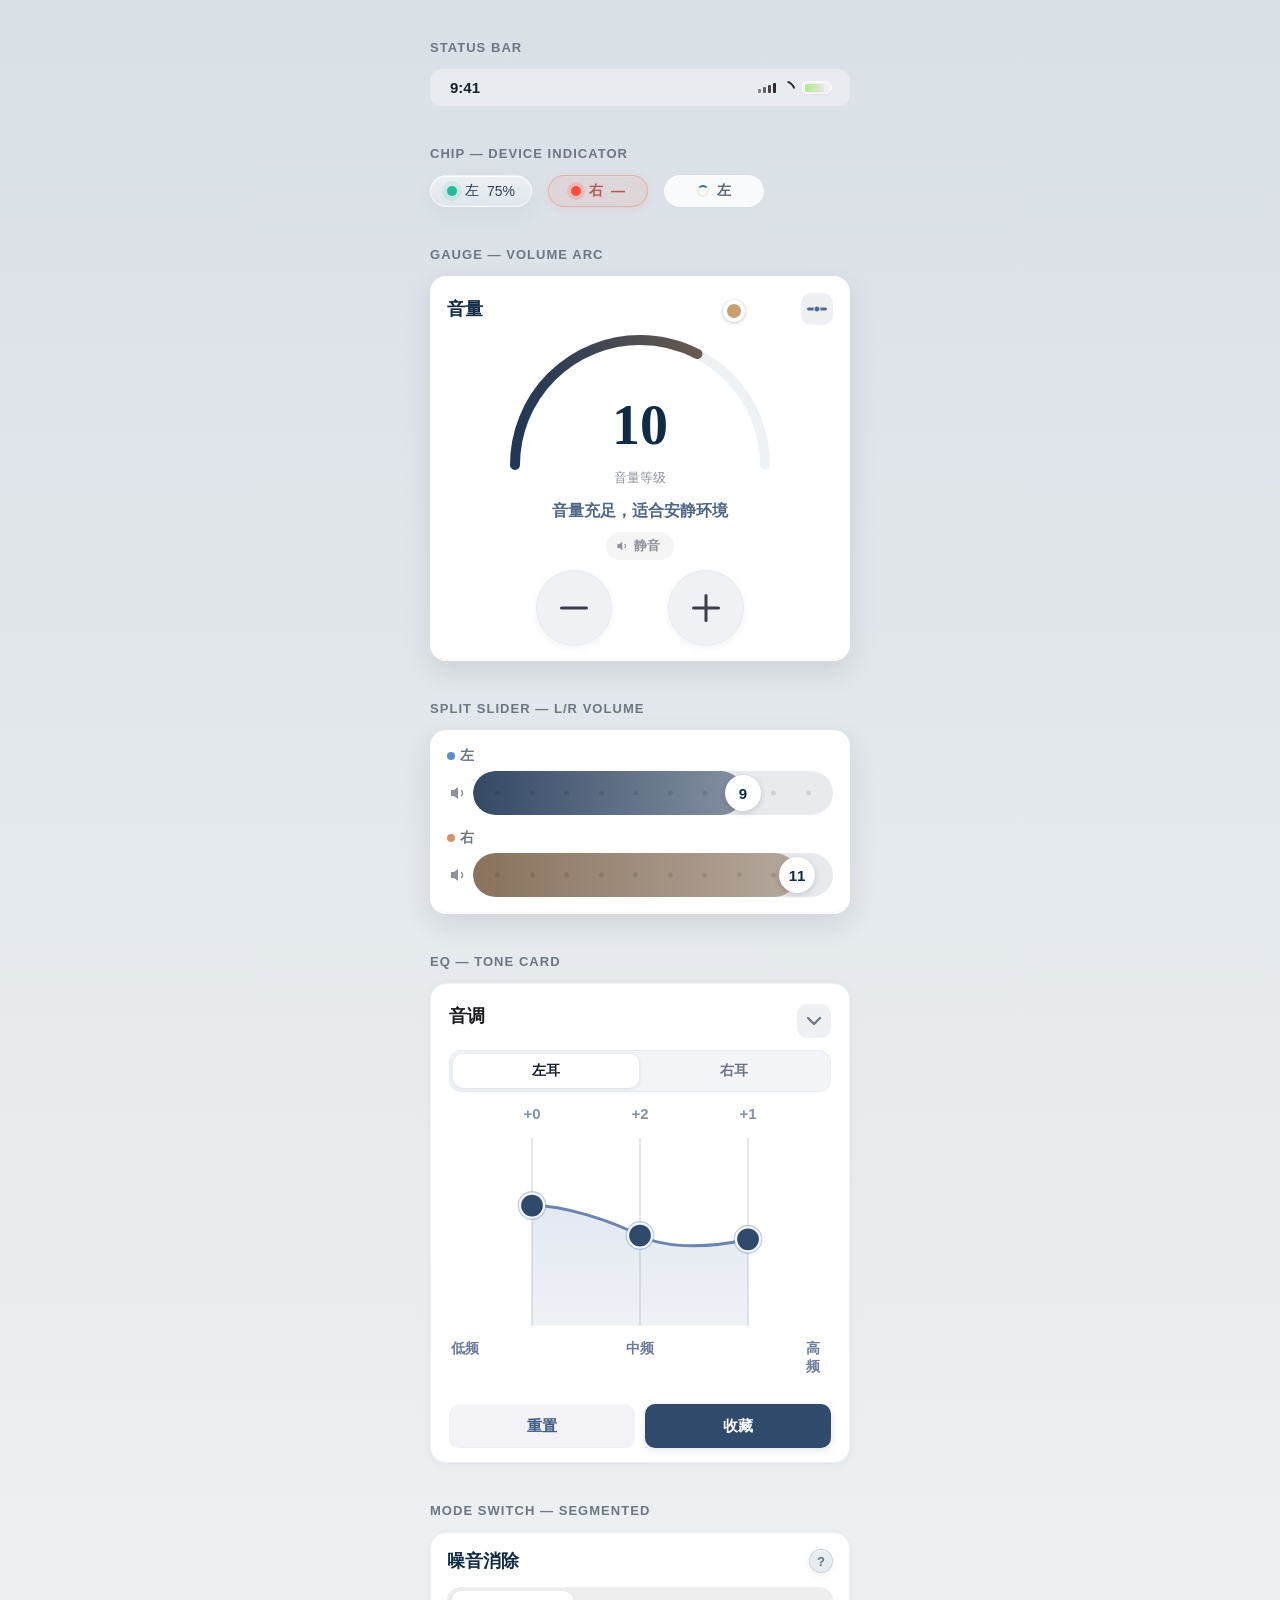
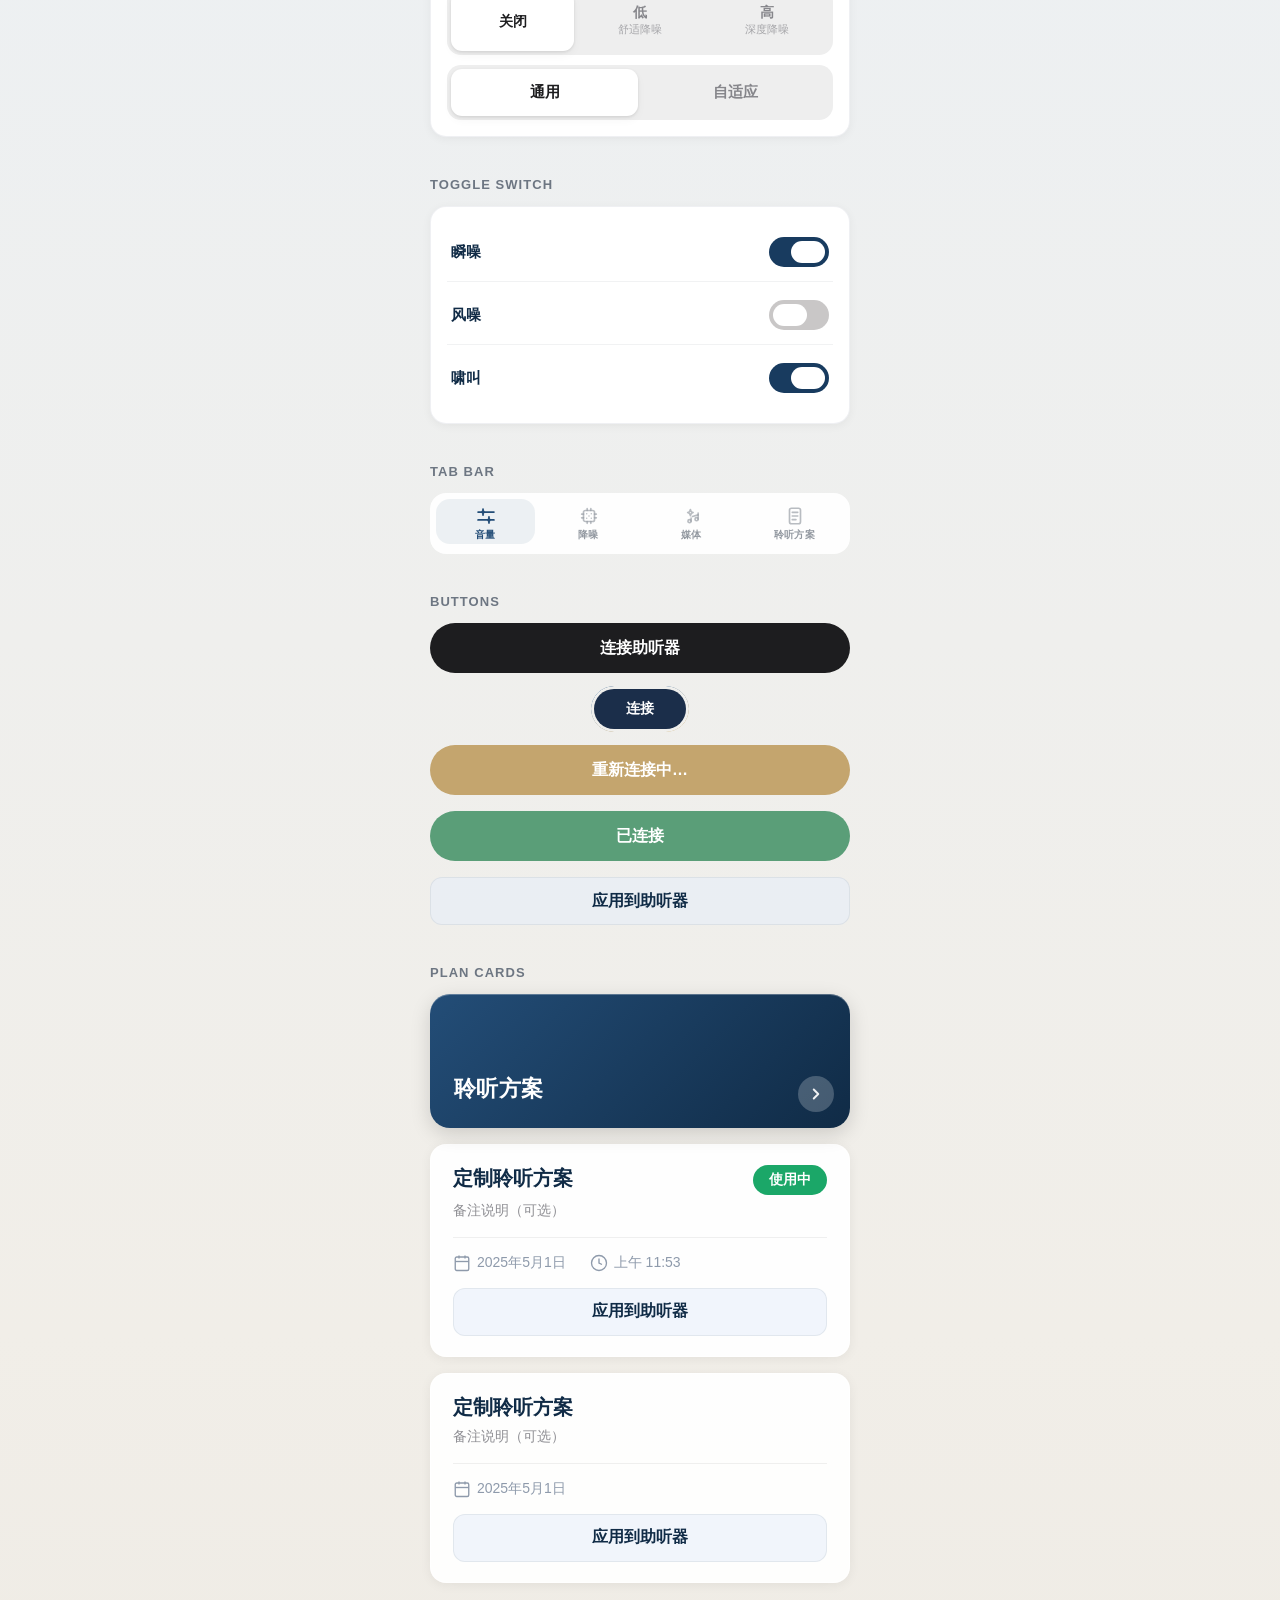
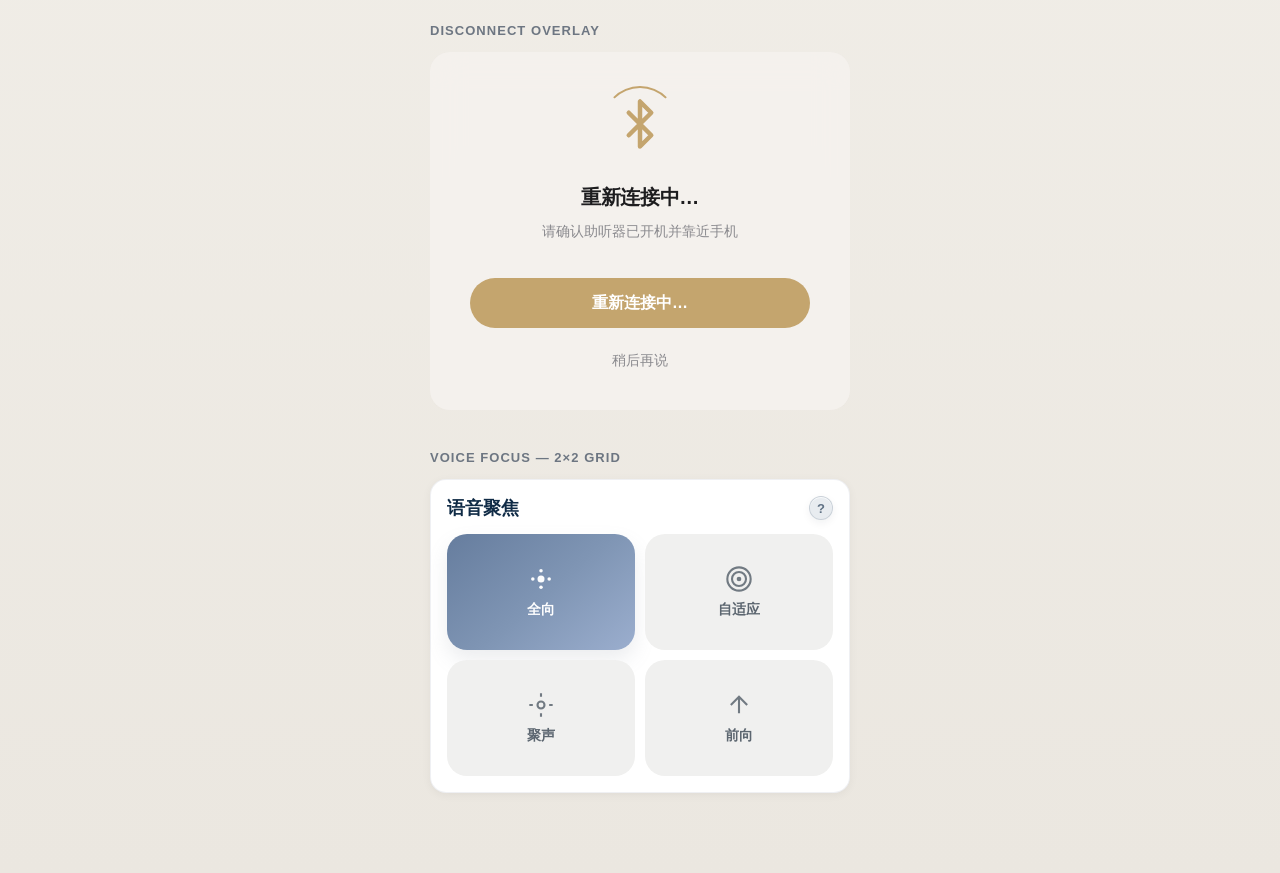
<file: orka-components.html>
<!doctype html>
<html lang="zh-CN">
<head>
  <meta charset="UTF-8" />
  <meta name="viewport" content="width=device-width, initial-scale=1.0">
  <title>Orka Components</title>
  <link rel="preconnect" href="https://fonts.googleapis.com">
  <link rel="preconnect" href="https://fonts.gstatic.com" crossorigin>
  <link href="https://fonts.googleapis.com/css2?family=Noto+Serif:wght@700&display=swap" rel="stylesheet">
  <link rel="stylesheet" href="orka-tokens.css">
  <style>
    *, *::before, *::after { box-sizing: border-box; margin: 0; padding: 0; }

    body {
      font-family: var(--font-system);
      background: linear-gradient(180deg,
        var(--bg-body-top) 0%, var(--bg-body-mid1) 38%,
        var(--bg-body-mid2) 72%, var(--bg-body-bottom) 100%);
      color: var(--txt-dark);
      min-height: 100vh;
      padding: 40px 24px 80px;
    }

    /* ── Catalogue layout ── */
    .catalogue { max-width: 420px; margin: 0 auto; display: grid; gap: 40px; }

    .section-title {
      font-size: var(--text-caption);
      font-weight: var(--weight-semibold);
      letter-spacing: 0.08em;
      text-transform: uppercase;
      color: var(--txt-soft);
      margin-bottom: 14px;
    }

    .component-group { display: grid; gap: 16px; }
    .component-row { display: flex; align-items: center; gap: 16px; flex-wrap: wrap; }

    /* ── Shared card surface ── */
    .card {
      background: var(--card-bg);
      border-radius: var(--radius-card);
      border: 1px solid var(--card-line);
      box-shadow:
        var(--shadow-card-inset-top),
        var(--shadow-card-inset-bottom),
        var(--shadow-soft);
      backdrop-filter: blur(14px) saturate(130%);
      -webkit-backdrop-filter: blur(14px) saturate(130%);
    }
    .card-white {
      background: #ffffff;
      border-radius: var(--radius-card);
      border: 1px solid rgba(232,234,238,0.7);
      box-shadow: 0 2px 10px rgba(0,0,0,0.05);
    }
  </style>
</head>
<body>
<div class="catalogue">

  <!-- ═══════════════════════════════════════════════
       1. STATUS BAR
  ═══════════════════════════════════════════════ -->
  <section>
    <p class="section-title">Status Bar</p>
    <div class="component-group">
      <div style="
        background: rgba(247,248,249,0.5);
        border-radius: var(--radius-toast);
        padding: 10px 20px;
        display: flex; justify-content: space-between; align-items: center;
        font-size: var(--text-body);
        font-weight: var(--weight-semibold);
        color: var(--txt-dark);
      ">
        <span>9:41</span>
        <div style="display:flex;align-items:center;gap:var(--space-xs);">
          <!-- Signal bars (pure CSS) -->
          <span style="display:flex;align-items:flex-end;gap:2px;height:11px;">
            <i style="display:block;width:3px;border-radius:1px;background:#2e2a2e;height:4px;opacity:0.55;"></i>
            <i style="display:block;width:3px;border-radius:1px;background:#2e2a2e;height:6px;opacity:0.72;"></i>
            <i style="display:block;width:3px;border-radius:1px;background:#2e2a2e;height:8px;opacity:0.86;"></i>
            <i style="display:block;width:3px;border-radius:1px;background:#2e2a2e;height:10px;"></i>
          </span>
          <!-- WiFi arc -->
          <span style="
            width:14px;height:10px;border-radius:50%;
            border:2px solid #2e2a2e;
            border-right-color:transparent;border-bottom-color:transparent;border-left-color:transparent;
            transform:rotate(45deg);margin-top:-1px;
          "></span>
          <!-- Battery -->
          <span style="
            width:28px;height:13px;border-radius:4px;
            border:1.2px solid rgba(255,255,255,0.55);
            background:linear-gradient(180deg,rgba(255,255,255,0.38) 0%,rgba(255,255,255,0.13) 100%);
            box-shadow:0 1px 2px rgba(0,0,0,0.07),inset 0 1px 2px rgba(255,255,255,0.22);
            backdrop-filter:blur(8px);-webkit-backdrop-filter:blur(8px);
            padding:1.5px;position:relative;display:flex;align-items:center;
          ">
            <i style="display:block;width:86%;height:100%;border-radius:2px;background:linear-gradient(90deg,#aeea8b 0%,#e6e6e6 100%);"></i>
            <span style="
              content:'';width:2px;height:5px;border-radius:1px;
              background:rgba(255,255,255,0.7);position:absolute;right:-3px;top:3px;
            "></span>
          </span>
        </div>
      </div>
    </div>
  </section>

  <!-- ═══════════════════════════════════════════════
       2. CHIPS (Device Indicators)
  ═══════════════════════════════════════════════ -->
  <section>
    <p class="section-title">Chip — Device Indicator</p>
    <div class="component-row">

      <!-- Connected -->
      <div style="
        height:32px; min-width:100px; border-radius:var(--radius-chip);
        border:1px solid rgba(255,255,255,0.58);
        background:linear-gradient(180deg,rgba(255,255,255,0.48) 0%,rgba(244,247,250,0.18) 100%);
        backdrop-filter:blur(22px) saturate(150%); -webkit-backdrop-filter:blur(22px) saturate(150%);
        box-shadow:inset 0 1px 0 rgba(255,255,255,0.7),inset 0 -1px 0 rgba(255,255,255,0.16),0 8px 20px rgba(160,171,187,0.14);
        display:inline-flex;align-items:center;justify-content:center;gap:var(--space-sm);
        font-size:var(--text-body-sm);color:rgba(33,47,65,0.92);padding:0 16px;font-weight:var(--weight-medium);
      ">
        <span style="width:10px;height:10px;border-radius:50%;background:#20bd98;box-shadow:0 0 0 5px rgba(32,189,152,0.12);flex-shrink:0;"></span>
        <span>左</span><span>75%</span>
      </div>

      <!-- Disconnected -->
      <div class="chip-disconnected" style="
        height:32px; min-width:100px; border-radius:var(--radius-chip);
        background:var(--color-chip-error-bg);
        border:1px solid var(--color-chip-error-border);
        box-shadow:inset 0 1px 0 rgba(255,255,255,0.12),0 2px 10px rgba(255,75,58,0.10);
        backdrop-filter:blur(12px) saturate(110%); -webkit-backdrop-filter:blur(12px) saturate(110%);
        display:inline-flex;align-items:center;justify-content:center;gap:var(--space-sm);
        font-size:var(--text-body-sm);color:rgba(180,80,70,0.92);padding:0 16px;font-weight:var(--weight-semibold);
      ">
        <span style="
          width:10px;height:10px;border-radius:50%;background:var(--color-error);
          box-shadow:0 0 0 4px rgba(255,75,58,0.18);
          animation:ledBlink 1.4s ease-in-out infinite;flex-shrink:0;
        "></span>
        <span>右</span><span>—</span>
      </div>

      <!-- Connecting -->
      <div style="
        height:32px; min-width:100px; border-radius:var(--radius-chip);
        background:rgba(255,255,255,0.82); border:none;
        box-shadow:0 0 0 0.5px rgba(0,0,0,0.04);
        display:inline-flex;align-items:center;justify-content:center;gap:var(--space-sm);
        font-size:var(--text-body-sm);color:rgba(27,46,74,0.72);padding:0 16px;font-weight:var(--weight-semibold);
      ">
        <span style="
          width:12px;height:12px;border-radius:50%;
          border:2px solid rgba(201,169,110,0.18);border-top-color:#3A6EA5;
          animation:ledSpin 0.8s linear infinite;flex-shrink:0;
        "></span>
        <span>左</span>
      </div>
    </div>
  </section>

  <!-- ═══════════════════════════════════════════════
       3. GAUGE (Volume Arc)
  ═══════════════════════════════════════════════ -->
  <section>
    <p class="section-title">Gauge — Volume Arc</p>
    <div class="card" style="padding:16px 16px 14px;background:#ffffff;">
      <div style="display:flex;justify-content:space-between;align-items:center;margin-bottom:0;">
        <h2 style="font-size:18px;font-weight:700;color:var(--blue-deep);">音量</h2>
        <!-- Split icon button -->
        <button style="
          width:32px;height:32px;border-radius:10px;border:0;
          background:#eff0f3;display:grid;place-items:center;cursor:pointer;
        ">
          <svg width="24" height="24" viewBox="0 0 24 24" fill="none">
            <path d="M12 9.5C13.38 9.5 14.5 10.62 14.5 12C14.5 13.38 13.38 14.5 12 14.5C10.62 14.5 9.5 13.38 9.5 12C9.5 10.62 10.62 9.5 12 9.5ZM8.84 10.5C8.62 10.95 8.5 11.46 8.5 12C8.5 12.54 8.62 13.05 8.84 13.5H3.5C2.67 13.5 2 12.83 2 12C2 11.17 2.67 10.5 3.5 10.5H8.84ZM20.5 10.5C21.33 10.5 22 11.17 22 12C22 12.83 21.33 13.5 20.5 13.5H15.16C15.38 13.05 15.5 12.54 15.5 12C15.5 11.46 15.38 10.95 15.16 10.5H20.5Z" fill="#506A8A"/>
          </svg>
        </button>
      </div>

      <!-- Gauge SVG arc -->
      <div style="display:grid;justify-items:center;margin-top:0;">
        <div style="width:280px;height:148px;position:relative;overflow:visible;">
          <svg viewBox="0 0 280 148" style="width:100%;height:100%;overflow:visible;">
            <defs>
              <linearGradient id="arcGradient" x1="15" y1="140" x2="265" y2="140" gradientUnits="userSpaceOnUse">
                <stop offset="0" stop-color="#213756"/>
                <stop offset="1" stop-color="#80654c"/>
              </linearGradient>
            </defs>
            <!-- Base track -->
            <path fill="none" stroke="#dce2e8" stroke-width="10" stroke-linecap="round" opacity="0.45"
              d="M 15 140 A 125 125 0 0 1 265 140"/>
            <!-- Filled arc (~65% = volume 10) -->
            <path fill="none" stroke="url(#arcGradient)" stroke-width="10" stroke-linecap="round"
              stroke-dasharray="393" stroke-dashoffset="137"
              d="M 15 140 A 125 125 0 0 1 265 140"/>
          </svg>
          <!-- Knob positioned at ~65% of arc -->
          <div style="
            width:22px;height:22px;border-radius:50%;background:#fff;
            position:absolute;
            left:calc(50% + 94px); top:calc(50% - 88px);
            transform:translate(-50%,-50%);
            box-shadow:0 1px 4px rgba(0,0,0,0.18),0 0 0 1px rgba(0,0,0,0.04);
            cursor:grab;z-index:2;
          ">
            <span style="
              position:absolute;inset:4px;border-radius:50%;
              background:var(--warm-main);
            "></span>
          </div>
        </div>

        <!-- Volume number -->
        <div style="
          margin-top:-76px;
          font-family:var(--font-display);font-size:56px;font-weight:700;
          color:var(--blue-deep);line-height:1;min-width:1.6em;text-align:center;
          font-variant-numeric:tabular-nums;
        ">10</div>
        <div style="margin-top:-4px;font-size:13px;color:#8e9199;font-weight:500;">音量等级</div>
        <div style="margin-top:14px;font-size:16px;color:#4f6787;font-weight:600;text-align:center;">
          音量充足，适合安静环境
        </div>

        <!-- Mute pill -->
        <button style="
          display:inline-flex;align-items:center;gap:4px;
          margin-top:10px;padding:5px 14px 5px 10px;
          border:none;border-radius:14px;
          background:rgba(0,0,0,0.04);color:#8e9199;
          font-size:13px;font-weight:600;font-family:inherit;cursor:pointer;
        ">
          <svg viewBox="0 0 20 20" fill="none" width="14" height="14">
            <path d="M9 4L5 7H2v6h3l4 3V4z" fill="currentColor"/>
            <path d="M12.5 7.5a3.5 3.5 0 0 1 0 5" stroke="currentColor" stroke-width="1.5" stroke-linecap="round"/>
          </svg>
          静音
        </button>
      </div>

      <!-- +/- buttons -->
      <div style="margin-top:10px;display:flex;justify-content:center;gap:56px;">
        <!-- Minus -->
        <button style="
          width:76px;border:0;background:transparent;
          display:grid;justify-items:center;gap:0;
          color:#7a787d;font-size:14px;font-weight:500;cursor:pointer;padding:0;
        ">
          <span style="
            width:76px;height:76px;border-radius:50%;
            background:rgba(239,240,243,0.92);
            border:1px solid rgba(225,228,234,0.6);
            box-shadow:0 2px 8px rgba(17,31,47,0.06);
            position:relative;display:block;
          ">
            <!-- horizontal bar only -->
            <span style="
              position:absolute;left:50%;top:50%;
              transform:translate(-50%,-50%);
              width:28px;height:3px;border-radius:999px;
              background:#3a3f4a;display:block;
            "></span>
          </span>
        </button>
        <!-- Plus -->
        <button style="
          width:76px;border:0;background:transparent;
          display:grid;justify-items:center;gap:0;
          color:#7a787d;font-size:14px;font-weight:500;cursor:pointer;padding:0;
        ">
          <span style="
            width:76px;height:76px;border-radius:50%;
            background:rgba(239,240,243,0.92);
            border:1px solid rgba(225,228,234,0.6);
            box-shadow:0 2px 8px rgba(17,31,47,0.06);
            position:relative;display:block;
          ">
            <span style="
              position:absolute;left:50%;top:50%;
              transform:translate(-50%,-50%);
              width:28px;height:3px;border-radius:999px;
              background:#3a3f4a;display:block;
            "></span>
            <span style="
              position:absolute;left:50%;top:50%;
              transform:translate(-50%,-50%) rotate(90deg);
              width:28px;height:3px;border-radius:999px;
              background:#3a3f4a;display:block;
            "></span>
          </span>
        </button>
      </div>
    </div>
  </section>

  <!-- ═══════════════════════════════════════════════
       4. SPLIT SLIDER (L/R Volume)
  ═══════════════════════════════════════════════ -->
  <section>
    <p class="section-title">Split Slider — L/R Volume</p>
    <div class="card" style="padding:16px;background:#ffffff;">
      <div style="display:flex;flex-direction:column;gap:14px;">

        <!-- Left ear -->
        <div style="display:flex;flex-direction:column;gap:6px;">
          <div style="display:flex;align-items:center;gap:5px;font-size:14px;font-weight:600;color:var(--txt-soft);">
            <span style="width:8px;height:8px;border-radius:50%;background:#5B8FC9;flex-shrink:0;"></span>
            左
          </div>
          <div style="display:flex;align-items:center;gap:2px;">
            <!-- Mute icon -->
            <button style="
              width:24px;height:24px;border-radius:50%;border:none;background:transparent;
              display:flex;align-items:center;justify-content:center;
              cursor:pointer;color:#8e9199;padding:0;flex-shrink:0;
            ">
              <svg viewBox="0 0 20 20" fill="none" width="20" height="20">
                <path d="M9 4L5 7H2v6h3l4 3V4z" fill="currentColor"/>
                <path d="M12.5 7.5a3.5 3.5 0 0 1 0 5" stroke="currentColor" stroke-width="1.5" stroke-linecap="round"/>
              </svg>
            </button>
            <!-- Track -->
            <div style="flex:1;height:44px;border-radius:22px;position:relative;overflow:visible;cursor:pointer;">
              <div style="position:absolute;inset:0;border-radius:22px;background:#e8eaee;overflow:hidden;">
                <!-- Fill at 75% -->
                <div style="
                  position:absolute;left:0;top:0;bottom:0;width:75%;border-radius:22px;
                  background:linear-gradient(90deg,rgba(33,55,86,0.9) 0%,rgba(33,55,86,0.5) 100%);
                "></div>
                <!-- Dot guides -->
                <div style="
                  position:absolute;left:22px;right:22px;top:50%;transform:translateY(-50%);
                  display:flex;justify-content:space-between;pointer-events:none;
                ">
                  <span style="width:5px;height:5px;border-radius:50%;background:rgba(0,0,0,0.10);flex-shrink:0;"></span>
                  <span style="width:5px;height:5px;border-radius:50%;background:rgba(0,0,0,0.10);flex-shrink:0;"></span>
                  <span style="width:5px;height:5px;border-radius:50%;background:rgba(0,0,0,0.10);flex-shrink:0;"></span>
                  <span style="width:5px;height:5px;border-radius:50%;background:rgba(0,0,0,0.10);flex-shrink:0;"></span>
                  <span style="width:5px;height:5px;border-radius:50%;background:rgba(0,0,0,0.10);flex-shrink:0;"></span>
                  <span style="width:5px;height:5px;border-radius:50%;background:rgba(0,0,0,0.10);flex-shrink:0;"></span>
                  <span style="width:5px;height:5px;border-radius:50%;background:rgba(0,0,0,0.10);flex-shrink:0;"></span>
                  <span style="width:5px;height:5px;border-radius:50%;background:rgba(0,0,0,0.10);flex-shrink:0;"></span>
                  <span style="width:5px;height:5px;border-radius:50%;background:rgba(0,0,0,0.10);flex-shrink:0;"></span>
                  <span style="width:5px;height:5px;border-radius:50%;background:rgba(0,0,0,0.10);flex-shrink:0;"></span>
                </div>
              </div>
              <!-- Knob at 75% -->
              <div style="
                position:absolute;top:50%;left:calc(75% - 18px);
                width:36px;height:36px;border-radius:50%;background:#fff;
                transform:translateY(-50%);
                box-shadow:0 2px 6px rgba(0,0,0,0.15),0 0 0 0.5px rgba(0,0,0,0.04);
                display:grid;place-items:center;z-index:3;cursor:grab;
                font-size:15px;font-weight:700;color:var(--blue-deep);
              ">9</div>
            </div>
          </div>
        </div>

        <!-- Right ear -->
        <div style="display:flex;flex-direction:column;gap:6px;">
          <div style="display:flex;align-items:center;gap:5px;font-size:14px;font-weight:600;color:var(--txt-soft);">
            <span style="width:8px;height:8px;border-radius:50%;background:#D4926A;flex-shrink:0;"></span>
            右
          </div>
          <div style="display:flex;align-items:center;gap:2px;">
            <button style="
              width:24px;height:24px;border-radius:50%;border:none;background:transparent;
              display:flex;align-items:center;justify-content:center;
              cursor:pointer;color:#8e9199;padding:0;flex-shrink:0;
            ">
              <svg viewBox="0 0 20 20" fill="none" width="20" height="20">
                <path d="M9 4L5 7H2v6h3l4 3V4z" fill="currentColor"/>
                <path d="M12.5 7.5a3.5 3.5 0 0 1 0 5" stroke="currentColor" stroke-width="1.5" stroke-linecap="round"/>
              </svg>
            </button>
            <div style="flex:1;height:44px;border-radius:22px;position:relative;overflow:visible;cursor:pointer;">
              <div style="position:absolute;inset:0;border-radius:22px;background:#e8eaee;overflow:hidden;">
                <div style="
                  position:absolute;left:0;top:0;bottom:0;width:90%;border-radius:22px;
                  background:linear-gradient(90deg,rgba(128,101,76,0.9) 0%,rgba(128,101,76,0.5) 100%);
                "></div>
                <div style="
                  position:absolute;left:22px;right:22px;top:50%;transform:translateY(-50%);
                  display:flex;justify-content:space-between;pointer-events:none;
                ">
                  <span style="width:5px;height:5px;border-radius:50%;background:rgba(0,0,0,0.10);flex-shrink:0;"></span>
                  <span style="width:5px;height:5px;border-radius:50%;background:rgba(0,0,0,0.10);flex-shrink:0;"></span>
                  <span style="width:5px;height:5px;border-radius:50%;background:rgba(0,0,0,0.10);flex-shrink:0;"></span>
                  <span style="width:5px;height:5px;border-radius:50%;background:rgba(0,0,0,0.10);flex-shrink:0;"></span>
                  <span style="width:5px;height:5px;border-radius:50%;background:rgba(0,0,0,0.10);flex-shrink:0;"></span>
                  <span style="width:5px;height:5px;border-radius:50%;background:rgba(0,0,0,0.10);flex-shrink:0;"></span>
                  <span style="width:5px;height:5px;border-radius:50%;background:rgba(0,0,0,0.10);flex-shrink:0;"></span>
                  <span style="width:5px;height:5px;border-radius:50%;background:rgba(0,0,0,0.10);flex-shrink:0;"></span>
                  <span style="width:5px;height:5px;border-radius:50%;background:rgba(0,0,0,0.10);flex-shrink:0;"></span>
                  <span style="width:5px;height:5px;border-radius:50%;background:rgba(0,0,0,0.10);flex-shrink:0;"></span>
                </div>
              </div>
              <div style="
                position:absolute;top:50%;left:calc(90% - 18px);
                width:36px;height:36px;border-radius:50%;background:#fff;
                transform:translateY(-50%);
                box-shadow:0 2px 6px rgba(0,0,0,0.15),0 0 0 0.5px rgba(0,0,0,0.04);
                display:grid;place-items:center;z-index:3;cursor:grab;
                font-size:15px;font-weight:700;color:var(--blue-deep);
              ">11</div>
            </div>
          </div>
        </div>

      </div>
    </div>
  </section>

  <!-- ═══════════════════════════════════════════════
       5. EQ CURVE (Tone Card)
  ═══════════════════════════════════════════════ -->
  <section>
    <p class="section-title">EQ — Tone Card</p>
    <div class="card-white" style="padding:0;">
      <!-- Header -->
      <div style="
        padding:20px 18px 12px;display:flex;
        justify-content:space-between;align-items:flex-start;gap:12px;cursor:pointer;
      ">
        <h2 style="font-size:18px;font-weight:700;color:#1f1f23;letter-spacing:-0.2px;">音调</h2>
        <button style="
          width:34px;height:34px;border:none;border-radius:10px;
          background:#eff0f3;display:inline-flex;align-items:center;justify-content:center;cursor:pointer;
        ">
          <svg viewBox="0 0 24 24" fill="none" stroke="#6d7382" stroke-width="2.2"
               stroke-linecap="round" stroke-linejoin="round" width="24" height="24">
            <polyline points="18 9 12 15 6 9"/>
          </svg>
        </button>
      </div>

      <!-- L/R ear tabs (split mode) -->
      <div style="
        display:grid;grid-template-columns:1fr 1fr;gap:3px;
        margin:0 18px 8px;background:#f2f4f8;border-radius:12px;
        padding:3px;border:1px solid #e6eaf1;
      ">
        <button style="
          height:34px;border:0;border-radius:10px;
          background:#ffffff;color:var(--txt-dark);
          font-size:14px;font-weight:700;cursor:pointer;font-family:inherit;
          box-shadow:0 1px 4px rgba(36,47,60,0.12);
        ">左耳</button>
        <button style="
          height:34px;border:0;border-radius:10px;
          background:transparent;color:#6d7382;
          font-size:14px;font-weight:700;cursor:pointer;font-family:inherit;
        ">右耳</button>
      </div>

      <!-- EQ SVG -->
      <div style="padding:8px 14px 12px;">
        <svg id="eqCurveSvg" viewBox="-8 0 336 320" preserveAspectRatio="xMidYMid meet"
             style="display:block;width:100%;height:240px;overflow:visible;">
          <defs>
            <linearGradient id="eqFillGradient" x1="0" y1="44" x2="0" y2="290" gradientUnits="userSpaceOnUse">
              <stop offset="0%"   stop-color="#8EA4C9" stop-opacity="0.31"/>
              <stop offset="45%"  stop-color="#7F97BF" stop-opacity="0.20"/>
              <stop offset="100%" stop-color="#6C86B3" stop-opacity="0.11"/>
            </linearGradient>
          </defs>
          <!-- Guide lines -->
          <line x1="16"  y1="40" x2="16"  y2="290" stroke="#ccd5e2" stroke-width="1.5"/>
          <line x1="160" y1="40" x2="160" y2="290" stroke="#ccd5e2" stroke-width="1.5"/>
          <line x1="304" y1="40" x2="304" y2="290" stroke="#ccd5e2" stroke-width="1.5"/>
          <!-- Level labels -->
          <text x="16"  y="15" text-anchor="middle" font-size="20" font-weight="800"
                fill="#2f4a6b" opacity="0.6" font-family="-apple-system,sans-serif">+0</text>
          <text x="160" y="15" text-anchor="middle" font-size="20" font-weight="800"
                fill="#2f4a6b" opacity="0.6" font-family="-apple-system,sans-serif">+2</text>
          <text x="304" y="15" text-anchor="middle" font-size="20" font-weight="800"
                fill="#2f4a6b" opacity="0.6" font-family="-apple-system,sans-serif">+1</text>
          <!-- Fill path -->
          <path fill="url(#eqFillGradient)"
            d="M16,130 C60,130 120,150 160,170 C200,190 260,185 304,175 L304,290 L16,290 Z"/>
          <!-- Curve line -->
          <path fill="none" stroke="#6d84ae" stroke-width="4"
                stroke-linecap="round" stroke-linejoin="round"
            d="M16,130 C60,130 120,150 160,170 C200,190 260,185 304,175"/>
          <!-- Halos -->
          <circle cx="16"  cy="130" r="18" fill="none" stroke="rgba(121,150,193,0.46)" stroke-width="2.4"/>
          <circle cx="160" cy="170" r="18" fill="none" stroke="rgba(121,150,193,0.46)" stroke-width="2.4"/>
          <circle cx="304" cy="175" r="18" fill="none" stroke="rgba(121,150,193,0.46)" stroke-width="2.4"/>
          <!-- Drag points -->
          <circle cx="16"  cy="130" r="16" fill="#2f4a6b" stroke="#f4f7fb" stroke-width="3" style="cursor:grab;"/>
          <circle cx="160" cy="170" r="16" fill="#2f4a6b" stroke="#f4f7fb" stroke-width="3" style="cursor:grab;"/>
          <circle cx="304" cy="175" r="16" fill="#2f4a6b" stroke="#f4f7fb" stroke-width="3" style="cursor:grab;"/>
        </svg>

        <!-- Freq labels -->
        <div style="position:relative;height:40px;margin-top:-8px;padding:0;">
          <span style="position:absolute;top:0;left:5%;font-size:14px;font-weight:600;color:#6a7a9b;transform:translateX(-50%);">低频</span>
          <span style="position:absolute;top:0;left:50%;font-size:14px;font-weight:600;color:#6a7a9b;transform:translateX(-50%);">中频</span>
          <span style="position:absolute;top:0;left:95%;font-size:14px;font-weight:600;color:#6a7a9b;transform:translateX(-50%);">高频</span>
        </div>
      </div>

      <!-- Action buttons -->
      <div style="display:flex;gap:10px;padding:12px 18px 14px;">
        <button style="
          flex:1;height:44px;border-radius:10px;border:none;
          font-size:15px;font-weight:600;cursor:pointer;font-family:inherit;
          background:#f2f2f7;color:#3d5a82;
          box-shadow:inset 0 1px 0 rgba(255,255,255,0.6),inset 0 -1px 0 rgba(36,47,60,0.02);
        ">重置</button>
        <button style="
          flex:1;height:44px;border-radius:10px;border:none;
          font-size:15px;font-weight:600;cursor:pointer;font-family:inherit;
          background:#2f4a6b;color:#fff;
          box-shadow:0 2px 8px rgba(47,74,107,0.15);
        ">收藏</button>
      </div>
    </div>
  </section>

  <!-- ═══════════════════════════════════════════════
       6. MODE SWITCH (Noise Cancel)
  ═══════════════════════════════════════════════ -->
  <section>
    <p class="section-title">Mode Switch — Segmented</p>
    <div class="card-white" style="padding:16px;">
      <div style="display:flex;justify-content:space-between;align-items:center;margin-bottom:14px;">
        <h2 style="font-size:18px;font-weight:700;color:var(--blue-deep);">噪音消除</h2>
        <button style="
          width:24px;height:24px;border-radius:50%;border:1px solid rgba(16,43,70,0.14);
          background:rgba(232,236,240,0.96);color:#5f7184;font-size:13px;font-weight:700;
          display:grid;place-items:center;cursor:pointer;
          box-shadow:inset 0 1px 0 rgba(255,255,255,0.72),0 3px 8px rgba(16,34,55,0.06);
        ">?</button>
      </div>

      <!-- 3-col mode buttons -->
      <div style="
        display:grid;grid-template-columns:repeat(3,1fr);gap:4px;
        background:#eeeeee;border-radius:14px;padding:4px;
      ">
        <button style="
          padding:14px 12px;border:0;border-radius:11px;
          background:#ffffff;color:#1d1d1f;font-size:14px;font-weight:600;
          cursor:pointer;display:flex;flex-direction:column;
          align-items:center;justify-content:center;gap:0;
          box-shadow:0 1px 3px rgba(0,0,0,0.1),0 4px 10px rgba(0,0,0,0.04);
          font-family:inherit;
        ">
          <span style="font-size:14px;line-height:1.1;font-weight:600;">关闭</span>
        </button>
        <button style="
          padding:14px 12px;border:0;border-radius:11px;
          background:transparent;color:#86868b;font-size:14px;font-weight:600;
          cursor:pointer;display:flex;flex-direction:column;
          align-items:center;justify-content:center;gap:0;
          font-family:inherit;
        ">
          <span style="font-size:14px;line-height:1.1;font-weight:600;">低</span>
          <span style="font-size:10.5px;font-weight:500;opacity:0.7;margin-top:3px;">舒适降噪</span>
        </button>
        <button style="
          padding:14px 12px;border:0;border-radius:11px;
          background:transparent;color:#86868b;font-size:14px;font-weight:600;
          cursor:pointer;display:flex;flex-direction:column;
          align-items:center;justify-content:center;gap:0;
          font-family:inherit;
        ">
          <span style="font-size:14px;line-height:1.1;font-weight:600;">高</span>
          <span style="font-size:10.5px;font-weight:500;opacity:0.7;margin-top:3px;">深度降噪</span>
        </button>
      </div>

      <!-- 2-col variant -->
      <div style="
        display:grid;grid-template-columns:1fr 1fr;gap:4px;
        background:#eeeeee;border-radius:14px;padding:4px;margin-top:10px;
      ">
        <button style="
          padding:14px 0;border:0;border-radius:11px;
          background:#ffffff;color:#1d1d1f;font-size:15px;font-weight:600;
          cursor:pointer;text-align:center;font-family:inherit;
          box-shadow:0 1px 3px rgba(0,0,0,0.1),0 4px 10px rgba(0,0,0,0.04);
        ">通用</button>
        <button style="
          padding:14px 0;border:0;border-radius:11px;
          background:transparent;color:#86868b;font-size:15px;font-weight:600;
          cursor:pointer;text-align:center;font-family:inherit;
        ">自适应</button>
      </div>
    </div>
  </section>

  <!-- ═══════════════════════════════════════════════
       7. TOGGLE SWITCH
  ═══════════════════════════════════════════════ -->
  <section>
    <p class="section-title">Toggle Switch</p>
    <div class="card-white" style="padding:16px;">
      <div style="display:grid;gap:4px;">

        <!-- Row: on -->
        <div style="
          display:flex;justify-content:space-between;align-items:center;
          padding:14px 4px;border-bottom:1px solid rgba(16,34,55,0.06);
        ">
          <span style="color:var(--blue-deep);font-weight:600;font-size:15px;">瞬噪</span>
          <label style="position:relative;display:inline-block;width:60px;height:30px;flex-shrink:0;">
            <input type="checkbox" checked style="opacity:0;width:0;height:0;">
            <span style="
              position:absolute;cursor:pointer;inset:0;
              background:#183b5f;transition:background 250ms ease;border-radius:999px;
            ">
              <span style="
                position:absolute;height:22px;width:34px;left:4px;top:4px;
                background:white;border-radius:999px;
                transform:translateX(18px);transition:transform 250ms;
              "></span>
            </span>
          </label>
        </div>

        <!-- Row: off -->
        <div style="
          display:flex;justify-content:space-between;align-items:center;
          padding:14px 4px;border-bottom:1px solid rgba(16,34,55,0.06);
        ">
          <span style="color:var(--blue-deep);font-weight:600;font-size:15px;">风噪</span>
          <label style="position:relative;display:inline-block;width:60px;height:30px;flex-shrink:0;">
            <input type="checkbox" style="opacity:0;width:0;height:0;">
            <span style="
              position:absolute;cursor:pointer;inset:0;
              background:#c9c7c7;transition:background 250ms ease;border-radius:999px;
            ">
              <span style="
                position:absolute;height:22px;width:34px;left:4px;top:4px;
                background:white;border-radius:999px;
                transform:translateX(0);transition:transform 250ms;
              "></span>
            </span>
          </label>
        </div>

        <!-- Row: on -->
        <div style="
          display:flex;justify-content:space-between;align-items:center;
          padding:14px 4px;
        ">
          <span style="color:var(--blue-deep);font-weight:600;font-size:15px;">啸叫</span>
          <label style="position:relative;display:inline-block;width:60px;height:30px;flex-shrink:0;">
            <input type="checkbox" checked style="opacity:0;width:0;height:0;">
            <span style="
              position:absolute;cursor:pointer;inset:0;
              background:#183b5f;transition:background 250ms ease;border-radius:999px;
            ">
              <span style="
                position:absolute;height:22px;width:34px;left:4px;top:4px;
                background:white;border-radius:999px;
                transform:translateX(18px);transition:transform 250ms;
              "></span>
            </span>
          </label>
        </div>

      </div>
    </div>
  </section>

  <!-- ═══════════════════════════════════════════════
       8. TAB BAR
  ═══════════════════════════════════════════════ -->
  <section>
    <p class="section-title">Tab Bar</p>
    <nav style="
      background:rgba(255,255,255,0.92);
      backdrop-filter:blur(24px) saturate(140%);
      -webkit-backdrop-filter:blur(24px) saturate(140%);
      padding:6px 6px 10px;
      display:grid;grid-template-columns:repeat(4,1fr);
      align-items:center;gap:4px;
      border-radius:var(--radius-card);
    ">
      <!-- Active tab -->
      <button style="
        border:0;background:rgba(35,77,119,0.08);
        display:flex;flex-direction:column;align-items:center;justify-content:center;
        gap:3px;color:var(--blue-main);cursor:pointer;
        font-size:10px;line-height:1;font-weight:600;letter-spacing:0.02em;
        padding:6px 0 4px;border-radius:14px;
        font-family:var(--font-system);
      ">
        <span style="transform:scale(1.08);display:grid;place-items:center;">
          <svg width="22" height="22" viewBox="0 0 24 24" stroke="currentColor" fill="none" stroke-width="1.8" stroke-linecap="round" stroke-linejoin="round">
            <path d="M4 8H20"/><path d="M4 16H20"/>
            <path d="M9 5V11"/><path d="M15 13V19"/>
            <circle cx="9" cy="8" r="1.8" fill="currentColor" stroke="none"/>
            <circle cx="15" cy="16" r="1.8" fill="currentColor" stroke="none"/>
          </svg>
        </span>
        <span>音量</span>
      </button>

      <!-- Inactive tabs -->
      <button style="
        border:0;background:transparent;
        display:flex;flex-direction:column;align-items:center;justify-content:center;
        gap:3px;color:rgba(100,108,120,0.7);cursor:pointer;
        font-size:10px;line-height:1;font-weight:600;letter-spacing:0.02em;
        padding:6px 0 4px;border-radius:14px;
        font-family:var(--font-system);
      ">
        <span style="display:grid;place-items:center;">
          <svg width="22" height="22" viewBox="0 0 24 24" stroke="currentColor" fill="none" stroke-width="1.8" stroke-linecap="round" stroke-linejoin="round" opacity="0.65">
            <rect x="6" y="6" width="12" height="12" rx="2"/>
            <circle cx="9.5" cy="9.5" r="0.8" fill="currentColor" stroke="none"/>
            <circle cx="14.5" cy="9.5" r="0.8" fill="currentColor" stroke="none"/>
            <circle cx="9.5" cy="14.5" r="0.8" fill="currentColor" stroke="none"/>
            <circle cx="14.5" cy="14.5" r="0.8" fill="currentColor" stroke="none"/>
            <circle cx="12" cy="12" r="0.8" fill="currentColor" stroke="none"/>
            <path d="M6 10H4"/><path d="M6 14H4"/><path d="M20 10H18"/><path d="M20 14H18"/>
            <path d="M10 6V4"/><path d="M14 6V4"/><path d="M10 20V18"/><path d="M14 20V18"/>
          </svg>
        </span>
        <span>降噪</span>
      </button>

      <button style="
        border:0;background:transparent;
        display:flex;flex-direction:column;align-items:center;justify-content:center;
        gap:3px;color:rgba(100,108,120,0.7);cursor:pointer;
        font-size:10px;line-height:1;font-weight:600;letter-spacing:0.02em;
        padding:6px 0 4px;border-radius:14px;
        font-family:var(--font-system);
      ">
        <span style="display:grid;place-items:center;">
          <svg width="22" height="22" viewBox="0 0 24 24" stroke="currentColor" fill="none" stroke-width="1.8" stroke-linecap="round" stroke-linejoin="round" opacity="0.65">
            <circle cx="9.3" cy="17.6" r="1.7"/>
            <circle cx="17" cy="15.5" r="1.7"/>
            <path d="M11 17.6V14.2"/><path d="M18.7 15.5V8.8"/>
            <path d="M18.7 10.8L12.5 12.5"/>
            <path d="M9.4 6.97C9.95 6.28 10.26 4.88 10.26 4.88C10.26 4.88 10.58 6.28 11.09 6.97C11.6 7.66 13.23 8.27 13.23 8.27C13.23 8.27 11.6 8.87 11.09 9.57C10.58 10.25 10.26 11.66 10.26 11.66C10.26 11.66 9.95 10.25 9.44 9.57C8.93 8.87 7.3 8.27 7.3 8.27C7.3 8.27 8.93 7.66 9.44 6.97Z"/>
          </svg>
        </span>
        <span>媒体</span>
      </button>

      <button style="
        border:0;background:transparent;
        display:flex;flex-direction:column;align-items:center;justify-content:center;
        gap:3px;color:rgba(100,108,120,0.7);cursor:pointer;
        font-size:10px;line-height:1;font-weight:600;letter-spacing:0.02em;
        padding:6px 0 4px;border-radius:14px;
        font-family:var(--font-system);
      ">
        <span style="display:grid;place-items:center;">
          <svg width="22" height="22" viewBox="0 0 24 24" stroke="currentColor" fill="none" stroke-width="1.8" stroke-linecap="round" stroke-linejoin="round" opacity="0.65">
            <rect x="6" y="3.5" width="12" height="17" rx="2.2"/>
            <path d="M9 8H15"/><path d="M9 12H15"/><path d="M9 16H13"/>
          </svg>
        </span>
        <span>聆听方案</span>
      </button>
    </nav>
  </section>

  <!-- ═══════════════════════════════════════════════
       9. BUTTONS
  ═══════════════════════════════════════════════ -->
  <section>
    <p class="section-title">Buttons</p>
    <div class="component-group">

      <!-- Primary button -->
      <button style="
        width:100%;height:var(--size-button-h);border:0;
        border-radius:var(--radius-button);
        font-size:var(--text-body-lg);font-weight:var(--weight-semibold);
        letter-spacing:var(--tracking-slightly-tight);cursor:pointer;
        background:var(--color-btn-primary);color:#fff;
        font-family:var(--font-system);
        transition:transform var(--duration-thumb) var(--easing-default);
      ">连接助听器</button>

      <!-- CTA navy + spinning border -->
      <div style="display:flex;justify-content:center;">
        <button style="
          display:inline-flex;align-items:center;justify-content:center;gap:6px;
          padding:0 32px;height:var(--size-cta-h);border:0;
          border-radius:20px;background:var(--color-cta-navy);
          color:#fff;font-size:var(--text-body-sm);font-weight:var(--weight-semibold);
          cursor:pointer;font-family:var(--font-system);
          position:relative;overflow:visible;
        ">
          <!-- spinning gradient border (static preview) -->
          <span style="
            position:absolute;inset:-3px;border-radius:23px;
            background:conic-gradient(from 45deg,#3A6EA5,#C9A96E,#E8D5A3,#C9A96E,#3A6EA5,#1B2E4A,#3A6EA5);
            -webkit-mask:linear-gradient(#fff 0 0) content-box,linear-gradient(#fff 0 0);
            -webkit-mask-composite:xor;mask-composite:exclude;
            pointer-events:none;
          "></span>
          连接
        </button>
      </div>

      <!-- Reconnect: warning state -->
      <button style="
        width:100%;height:var(--size-button-h);border:0;
        border-radius:var(--radius-button);
        font-size:var(--text-body-lg);font-weight:var(--weight-semibold);
        cursor:default;background:var(--color-warning);color:#fff;
        font-family:var(--font-system);
      ">重新连接中…</button>

      <!-- Connected: success state -->
      <button style="
        width:100%;height:var(--size-button-h);border:0;
        border-radius:var(--radius-button);
        font-size:var(--text-body-lg);font-weight:var(--weight-semibold);
        cursor:pointer;background:var(--color-success);color:#fff;
        font-family:var(--font-system);
      ">已连接</button>

      <!-- Plan apply: soft blue -->
      <button style="
        width:100%;height:48px;border-radius:12px;
        border:1px solid rgba(44,62,80,0.08);
        background:rgba(230,238,250,0.56);
        color:var(--blue-deep);font-size:var(--text-body-lg);font-weight:620;
        cursor:pointer;font-family:var(--font-system);
      ">应用到助听器</button>

    </div>
  </section>

  <!-- ═══════════════════════════════════════════════
       10. PLAN CARDS (Listening Plans)
  ═══════════════════════════════════════════════ -->
  <section>
    <p class="section-title">Plan Cards</p>
    <div class="component-group">

      <!-- Listening tile: image bg -->
      <article style="
        position:relative;height:134px;border-radius:var(--radius-card-lg);overflow:hidden;
        background:linear-gradient(135deg,#234d77 0%,#102b46 100%);
        box-shadow:0 6px 20px rgba(0,0,0,0.15),inset 0 1px 0 rgba(255,255,255,0.28);
        cursor:pointer;
      ">
        <h2 style="
          position:absolute;left:24px;bottom:24px;margin:0;
          color:#fff;font-size:22px;font-weight:680;letter-spacing:0.3px;
        ">聆听方案</h2>
        <button style="
          position:absolute;right:16px;bottom:16px;
          width:36px;height:36px;border-radius:50%;border:0;
          background:rgba(255,255,255,0.22);color:rgba(255,255,255,0.92);
          display:inline-flex;align-items:center;justify-content:center;cursor:pointer;
        ">
          <svg viewBox="0 0 24 24" fill="none" stroke="currentColor" stroke-width="2.6"
               stroke-linecap="round" stroke-linejoin="round" width="18" height="18">
            <polyline points="9 6 15 12 9 18"/>
          </svg>
        </button>
      </article>

      <!-- Plan detail card: active -->
      <div style="
        background:rgba(255,255,255,0.92);border-radius:var(--radius-card);
        border:1px solid rgba(255,255,255,0.7);
        box-shadow:0 2px 12px rgba(0,0,0,0.06);padding:20px 22px;
      ">
        <div style="display:flex;justify-content:space-between;align-items:flex-start;">
          <h3 style="font-size:20px;font-weight:680;color:var(--blue-deep);margin:0;">定制聆听方案</h3>
          <span style="
            display:inline-flex;align-items:center;height:30px;padding:0 16px;
            border-radius:16px;background:#1ba768;color:#fff;
            font-size:14px;font-weight:600;flex-shrink:0;
          ">使用中</span>
        </div>
        <p style="margin:6px 0 0;font-size:14px;color:#8e8e93;line-height:1.4;">
          备注说明（可选）
        </p>
        <div style="height:1px;background:rgba(0,0,0,0.06);margin:16px 0;"></div>
        <div style="display:flex;gap:24px;align-items:center;">
          <span style="display:flex;align-items:center;gap:6px;font-size:14px;color:#8e9aab;font-weight:500;">
            <svg viewBox="0 0 24 24" fill="none" stroke="#8e9aab" stroke-width="1.8" width="18" height="18">
              <rect x="3" y="4" width="18" height="18" rx="2"/>
              <path d="M16 2v4"/><path d="M8 2v4"/><path d="M3 10h18"/>
            </svg>
            2025年5月1日
          </span>
          <span style="display:flex;align-items:center;gap:6px;font-size:14px;color:#8e9aab;font-weight:500;">
            <svg viewBox="0 0 24 24" fill="none" stroke="#8e9aab" stroke-width="1.8" width="18" height="18">
              <circle cx="12" cy="12" r="10"/>
              <polyline points="12 6 12 12 16 14"/>
            </svg>
            上午 11:53
          </span>
        </div>
        <button style="
          margin-top:16px;width:100%;height:48px;border-radius:12px;
          border:1px solid rgba(44,62,80,0.08);
          background:rgba(230,238,250,0.56);color:var(--blue-deep);
          font-size:16px;font-weight:620;cursor:pointer;font-family:var(--font-system);
        ">应用到助听器</button>
      </div>

      <!-- Plan detail card: default -->
      <div style="
        background:rgba(255,255,255,0.92);border-radius:var(--radius-card);
        border:1px solid rgba(255,255,255,0.7);
        box-shadow:0 2px 12px rgba(0,0,0,0.06);padding:20px 22px;
      ">
        <div style="display:flex;justify-content:space-between;align-items:flex-start;">
          <h3 style="font-size:20px;font-weight:680;color:var(--blue-deep);margin:0;">定制聆听方案</h3>
        </div>
        <p style="margin:6px 0 0;font-size:14px;color:#8e8e93;line-height:1.4;">
          备注说明（可选）
        </p>
        <div style="height:1px;background:rgba(0,0,0,0.06);margin:16px 0;"></div>
        <div style="display:flex;gap:24px;align-items:center;">
          <span style="display:flex;align-items:center;gap:6px;font-size:14px;color:#8e9aab;font-weight:500;">
            <svg viewBox="0 0 24 24" fill="none" stroke="#8e9aab" stroke-width="1.8" width="18" height="18">
              <rect x="3" y="4" width="18" height="18" rx="2"/>
              <path d="M16 2v4"/><path d="M8 2v4"/><path d="M3 10h18"/>
            </svg>
            2025年5月1日
          </span>
        </div>
        <button style="
          margin-top:16px;width:100%;height:48px;border-radius:12px;
          border:1px solid rgba(44,62,80,0.08);
          background:rgba(230,238,250,0.56);color:var(--blue-deep);
          font-size:16px;font-weight:620;cursor:pointer;font-family:var(--font-system);
        ">应用到助听器</button>
      </div>

    </div>
  </section>

  <!-- ═══════════════════════════════════════════════
       11. DISCONNECT OVERLAY
  ═══════════════════════════════════════════════ -->
  <section>
    <p class="section-title">Disconnect Overlay</p>
    <div style="
      border-radius:var(--radius-card-lg);overflow:hidden;
      background:var(--color-overlay-frosted);
      backdrop-filter:blur(16px);-webkit-backdrop-filter:blur(16px);
      display:flex;flex-direction:column;align-items:center;
      justify-content:center;padding:40px 40px 32px;
    ">
      <!-- Icon + spinner -->
      <div style="
        width:var(--size-disconnect-icon);height:var(--size-disconnect-icon);
        margin-bottom:28px;display:grid;place-items:center;position:relative;
      ">
        <!-- Spinner ring (static preview) -->
        <span style="
          position:absolute;inset:-6px;border-radius:50%;
          border:2.5px solid transparent;border-top-color:var(--color-warning);
          animation:dcSpin 1s linear infinite;
        "></span>
        <svg width="54" height="54" viewBox="0 0 24 24" fill="none"
             stroke="var(--color-warning)" stroke-width="2" stroke-linecap="round" stroke-linejoin="round">
          <path d="M7 7l5 5 5-5-5-5v20l5-5-5-5-5 5"/>
        </svg>
      </div>

      <h2 style="
        font-size:20px;font-weight:700;color:#1d1d1f;
        margin:0 0 10px;letter-spacing:-0.02em;text-align:center;
      ">重新连接中…</h2>
      <p style="font-size:14px;color:#8a8a8e;margin:0 0 36px;text-align:center;line-height:1.55;">
        请确认助听器已开机并靠近手机
      </p>

      <button style="
        width:100%;height:var(--size-button-h);border:0;
        border-radius:var(--radius-button);font-size:var(--text-body-lg);
        font-weight:var(--weight-semibold);cursor:default;
        background:var(--color-warning);color:#fff;
        font-family:var(--font-system);
      ">重新连接中…</button>

      <button style="
        margin-top:16px;background:none;border:0;
        font-size:14px;color:#8a8a8e;cursor:pointer;
        padding:8px 12px;letter-spacing:-0.01em;
        font-family:var(--font-system);
      ">稍后再说</button>
    </div>
  </section>

  <!-- ═══════════════════════════════════════════════
       12. VOICE FOCUS GRID
  ═══════════════════════════════════════════════ -->
  <section>
    <p class="section-title">Voice Focus — 2×2 Grid</p>
    <div class="card-white" style="padding:16px;">
      <div style="display:flex;justify-content:space-between;align-items:center;margin-bottom:14px;">
        <h2 style="font-size:18px;font-weight:700;color:var(--blue-deep);">语音聚焦</h2>
        <button style="
          width:24px;height:24px;border-radius:50%;border:1px solid rgba(16,43,70,0.14);
          background:rgba(232,236,240,0.96);color:#5f7184;font-size:13px;font-weight:700;
          display:grid;place-items:center;cursor:pointer;
          box-shadow:inset 0 1px 0 rgba(255,255,255,0.72),0 3px 8px rgba(16,34,55,0.06);
        ">?</button>
      </div>
      <div style="display:grid;grid-template-columns:1fr 1fr;gap:10px;">

        <!-- Active: omni -->
        <button style="
          display:flex;flex-direction:column;align-items:center;justify-content:center;
          gap:8px;min-height:116px;padding:18px 12px;border:0;border-radius:20px;
          background:linear-gradient(140deg,#667d9e 0%,#7f95b4 52%,#9baece 100%);
          color:rgba(255,255,255,0.98);font-size:14px;font-weight:600;cursor:pointer;
          font-family:var(--font-system);
          box-shadow:0 10px 20px rgba(136,145,157,0.16);
        ">
          <svg width="28" height="28" viewBox="0 0 24 24" fill="currentColor" opacity="1">
            <circle cx="12" cy="12" r="3"/>
            <circle cx="12" cy="5" r="1.5"/>
            <circle cx="12" cy="19" r="1.5"/>
            <circle cx="5" cy="12" r="1.5"/>
            <circle cx="19" cy="12" r="1.5"/>
          </svg>
          全向
        </button>

        <!-- Inactive: adaptive -->
        <button style="
          display:flex;flex-direction:column;align-items:center;justify-content:center;
          gap:8px;min-height:116px;padding:18px 12px;border:0;border-radius:20px;
          background:#f0f0ef;color:#5c6670;font-size:14px;font-weight:600;cursor:pointer;
          font-family:var(--font-system);
        ">
          <svg width="28" height="28" viewBox="0 0 24 24" fill="none" stroke="currentColor" stroke-width="1.8" opacity="0.85">
            <path d="M12 2a10 10 0 1 0 0 20 10 10 0 0 0 0-20z"/>
            <path d="M12 6a6 6 0 1 0 0 12 6 6 0 0 0 0-12z"/>
            <circle cx="12" cy="12" r="2" fill="currentColor" stroke="none"/>
          </svg>
          自适应
        </button>

        <!-- Inactive: focus -->
        <button style="
          display:flex;flex-direction:column;align-items:center;justify-content:center;
          gap:8px;min-height:116px;padding:18px 12px;border:0;border-radius:20px;
          background:#f0f0ef;color:#5c6670;font-size:14px;font-weight:600;cursor:pointer;
          font-family:var(--font-system);
        ">
          <svg width="28" height="28" viewBox="0 0 24 24" fill="none" stroke="currentColor" stroke-width="1.8" opacity="0.85">
            <circle cx="12" cy="12" r="3"/>
            <path d="M12 2v3M12 19v3M2 12h3M19 12h3"/>
          </svg>
          聚声
        </button>

        <!-- Inactive: forward -->
        <button style="
          display:flex;flex-direction:column;align-items:center;justify-content:center;
          gap:8px;min-height:116px;padding:18px 12px;border:0;border-radius:20px;
          background:#f0f0ef;color:#5c6670;font-size:14px;font-weight:600;cursor:pointer;
          font-family:var(--font-system);
        ">
          <svg width="28" height="28" viewBox="0 0 24 24" fill="none" stroke="currentColor" stroke-width="1.8" opacity="0.85">
            <path d="M12 19V5M5 12l7-7 7 7"/>
          </svg>
          前向
        </button>

      </div>
    </div>
  </section>

</div><!-- /catalogue -->
</body>
</html>
</file>
<file: orka-tokens.css>
/* ═══════════════════════════════════════════════════════════════
   ORKA Design System — Tokens
   Source: Orka 01 Pro A / index.html
   ═══════════════════════════════════════════════════════════════ */

/* ── @property: enables animated transitions on custom properties ── */
@property --bg-base-top    { syntax: '<color>';      inherits: false; initial-value: #DDE2EB; }
@property --bg-base-mid    { syntax: '<color>';      inherits: false; initial-value: #F4F1EC; }
@property --bg-base-bottom { syntax: '<color>';      inherits: false; initial-value: #F9F6F0; }
@property --bg-orb-a       { syntax: '<color>';      inherits: false; initial-value: rgba(194,209,235,0.36); }
@property --bg-orb-b       { syntax: '<color>';      inherits: false; initial-value: rgba(244,226,198,0.28); }
@property --bg-orb-a-x     { syntax: '<percentage>'; inherits: false; initial-value: 24%; }
@property --bg-orb-a-y     { syntax: '<percentage>'; inherits: false; initial-value: 7%;  }
@property --bg-orb-b-x     { syntax: '<percentage>'; inherits: false; initial-value: 48%; }
@property --bg-orb-b-y     { syntax: '<percentage>'; inherits: false; initial-value: 66%; }
@property --ring-angle     { syntax: '<angle>';      inherits: false; initial-value: 0deg; }

:root {

  /* ────────────────────────────────────────────
     BRAND
  ──────────────────────────────────────────── */
  --blue-main:   #234d77;   /* Primary brand blue */
  --blue-deep:   #102b46;   /* Deep accent / dark headings */
  --warm-main:   #c89e72;   /* Warm gold accent */
  --warm-soft:   #e6d3bf;   /* Warm tint / subtle highlight */
  --hero-accent: #7d94ab;   /* Hero decorative accent */

  /* ────────────────────────────────────────────
     TEXT
  ──────────────────────────────────────────── */
  --txt-dark: #18212d;   /* Primary text */
  --txt-soft: #6d7682;   /* Secondary / muted text */

  /* ────────────────────────────────────────────
     SEMANTIC / FUNCTIONAL
  ──────────────────────────────────────────── */
  --color-error:           #FF4B3A;              /* Disconnected / error — red LED */
  --color-warning:         #c4a56e;              /* Reconnecting / in-progress — gold */
  --color-success:         #5a9e78;              /* Connected / success — green */
  --color-btn-primary:     #1d1d1f;              /* Primary button background */
  --color-cta-navy:        #1B2E4A;              /* Connect CTA */
  --color-overlay-dark:    rgba(20,24,33,0.92);  /* Toast / tip overlay */
  --color-overlay-frosted: rgba(245,242,238,0.88); /* Disconnect overlay */

  /* ── Chip disconnected tint ── */
  --color-chip-error-bg:     rgba(255,75,58,0.08);
  --color-chip-error-border: rgba(255,75,58,0.28);

  /* ────────────────────────────────────────────
     SURFACE / NEUTRAL
  ──────────────────────────────────────────── */
  --card-bg:   rgba(247,248,249,0.78); /* Frosted card surface */
  --card-line: rgba(255,255,255,0.58); /* Card border highlight */
  --track-bg:  #cfd5dc;                /* Slider track background */
  --dot-bg:    #8b9cac;                /* Inactive dots / indicators */

  /* ────────────────────────────────────────────
     BACKGROUND — outer body gradient
  ──────────────────────────────────────────── */
  --bg-body-top:    #d9e0e6;
  --bg-body-mid1:   #edf0f2;
  --bg-body-mid2:   #f1eee8;
  --bg-body-bottom: #ebe7e0;

  /* ────────────────────────────────────────────
     BACKGROUND — phone canvas (animatable)
     Transition these together for smooth mode shifts (900ms ease).
  ──────────────────────────────────────────── */
  --bg-base-top:    #DDE2EB;
  --bg-base-mid:    #F4F1EC;
  --bg-base-bottom: #F9F6F0;
  --bg-orb-a:   rgba(194,209,235,0.36);
  --bg-orb-b:   rgba(244,226,198,0.28);
  --bg-orb-a-x: 24%;
  --bg-orb-a-y: 7%;
  --bg-orb-b-x: 48%;
  --bg-orb-b-y: 66%;

  /* ────────────────────────────────────────────
     BORDER RADIUS
  ──────────────────────────────────────────── */
  --radius-circle:  9999px; /* LEDs, avatars, round icons */
  --radius-pill:    20px;   /* Chips, buttons, CTAs */
  --radius-chip:    18px;   /* Device indicator chips */
  --radius-card:    16px;   /* Cards, panels */
  --radius-card-lg: 20px;   /* Large cards, listening plans */
  --radius-button:  25px;   /* Primary buttons */
  --radius-toast:   12px;   /* Toasts, tips */
  --radius-small:   4px;    /* Battery, minor elements */

  /* ────────────────────────────────────────────
     SHADOWS
  ──────────────────────────────────────────── */
  --shadow-soft:        0 10px 28px rgba(17,31,47,0.10);  /* Card elevation */
  --shadow-thumb:       0 8px  20px rgba(16,34,55,0.18);  /* Slider thumbs */
  --shadow-phone-frame: 0 24px 72px rgba(12,24,39,0.26);  /* Outer device frame */
  --shadow-toast:       0 10px 26px rgba(0,0,0,0.28);     /* Toast / tip */

  /* Inset card highlights */
  --shadow-card-inset-top:    inset 0 1px 0 rgba(255,255,255,0.64);
  --shadow-card-inset-bottom: inset 0 -1px 0 rgba(36,47,60,0.04);

  /* ────────────────────────────────────────────
     SPACING
  ──────────────────────────────────────────── */
  --space-xs:  6px;  /* Icon gaps, LED spacing */
  --space-sm:  8px;  /* Chip inner gap */
  --space-md:  12px; /* Card gaps, section padding */
  --space-lg:  16px; /* Section gaps, content spacing */
  --space-xl:  24px; /* Page padding horizontal */
  --space-2xl: 32px; /* Large vertical margins */
  --space-3xl: 40px; /* Overlay padding */

  /* ────────────────────────────────────────────
     TYPOGRAPHY
  ──────────────────────────────────────────── */
  --font-system:  -apple-system, BlinkMacSystemFont, "SF Pro Display",
                  "PingFang SC", "Hiragino Sans GB", "Noto Sans CJK SC",
                  "Microsoft YaHei", sans-serif;
  --font-display:        "Noto Serif SC", "Songti SC", "STSong", serif; /* CJK display serif */
  --font-display-latin:  "Playfair Display", "Times New Roman", serif;  /* Latin display italic */

  /* Sizes */
  --text-caption:    13px; /* Tips, metadata */
  --text-body-sm:    14px; /* Buttons, chips, secondary labels */
  --text-body:       15px; /* Status bar text */
  --text-body-lg:    16px; /* Primary buttons */
  --text-heading-sm: 17px; /* Card headings */
  --text-heading:    20px; /* Section titles, overlay titles */
  --text-heading-lg: 22px; /* Page / hero titles */

  /* Weights */
  --weight-regular:   500; /* Body text, captions */
  --weight-medium:    520; /* Chip labels */
  --weight-semibold:  600; /* Buttons, status bar */
  --weight-bold-soft: 650; /* Card headings */
  --weight-bold:      680; /* Section titles */
  --weight-black:     700; /* Page titles, hero headings */

  /* Letter spacing */
  --tracking-tight:          -0.02em; /* Headings */
  --tracking-slightly-tight: -0.01em; /* Buttons, CTAs */
  --tracking-normal:          0;      /* Default body */

  /* ────────────────────────────────────────────
     SIZING (components)
  ──────────────────────────────────────────── */
  --size-led:             6px;  /* Status LED dot */
  --size-icon-badge:      42px; /* Listening plan icon badge */
  --size-toggle-w:        51px; /* Toggle switch width */
  --size-toggle-h:        31px; /* Toggle switch height */
  --size-slider-thumb:    22px; /* Gauge knob diameter */
  --size-slider-track:    6px;  /* Slider track height */
  --size-button-h:        50px; /* Primary button height */
  --size-cta-h:           40px; /* Connect CTA height */
  --size-disconnect-icon: 64px; /* Disconnect overlay icon container */

  /* ────────────────────────────────────────────
     OPACITY
  ──────────────────────────────────────────── */
  --opacity-disabled: 0.30; /* Disconnect-mode disabled cards */
  --opacity-pressed:  0.82; /* Active press state */

  /* ────────────────────────────────────────────
     MOTION
  ──────────────────────────────────────────── */
  --duration-default: 280ms;
  --duration-bg:      900ms;  /* Background theme transition */
  --duration-thumb:   160ms;  /* Thumb active scale */
  --duration-spring:  380ms;  /* Accordion / split view */

  --easing-default: ease;
  --easing-spring:  cubic-bezier(0.22, 1, 0.36, 1);
  --easing-bounce:  cubic-bezier(0.34, 1.56, 0.64, 1);
  --easing-smooth:  cubic-bezier(0.2,  1,    0.3,  1);
}

/* ═══════════════════════════════════════════════════════════════
   GLASSMORPHISM HELPER
   Apply to any frosted surface card.
   ═══════════════════════════════════════════════════════════════ */
.glass {
  background: var(--card-bg);
  backdrop-filter: blur(12px) saturate(160%);
  -webkit-backdrop-filter: blur(12px) saturate(160%);
  border: 0.5px solid var(--card-line);
}

/* ═══════════════════════════════════════════════════════════════
   KEYFRAMES
   ═══════════════════════════════════════════════════════════════ */

/* Ambient orb drift (phone background) */
@keyframes bgFloatA {
  0%   { transform: translate3d(0,    0,    0) scale(1);    }
  50%  { transform: translate3d(1.2%, 1.4%, 0) scale(1.03); }
  100% { transform: translate3d(-1.4%,2%,   0) scale(1.05); }
}
@keyframes bgFloatB {
  0%   { transform: translate3d(0,    0,    0) scale(1);    }
  50%  { transform: translate3d(-1.1%,1.3%, 0) scale(1.03); }
  100% { transform: translate3d(1.4%, 2.1%, 0) scale(1.05); }
}

/* Disconnect overlay spinner */
@keyframes dcSpin {
  to { transform: rotate(360deg); }
}

/* Chip LED states */
@keyframes ledBlink {
  0%, 100% { opacity: 1;    } /* Disconnected */
  50%       { opacity: 0.28; }
}
@keyframes ledSpin {
  to { transform: rotate(360deg); } /* Connecting */
}

/* Connect CTA spinning border gradient */
@keyframes ringFlow {
  to { --ring-angle: 360deg; }
}

/* Friend-flow connecting pulse rings */
@keyframes fpPulse {
  0%   { transform: scale(0.6); opacity: 1; }
  100% { transform: scale(1.4); opacity: 0; }
}

/* Tone accordion collapse shake (error) */
@keyframes fpShake {
  0%, 100% { transform: translateX(0);  }
  20%, 60%  { transform: translateX(-4px); }
  40%, 80%  { transform: translateX(4px);  }
}

/* Voice-focus orb animations */
@keyframes omniEnter {
  0%   { transform: scale(0.4);  opacity: 0; }
  55%  { transform: scale(1.06); opacity: 0.9; }
  100% { transform: scale(1);    opacity: 1; }
}
@keyframes omniDrift {
  0%   { transform: rotate(0deg)   scale(1);    }
  50%  { transform: rotate(180deg) scale(1.03); }
  100% { transform: rotate(360deg) scale(1);    }
}
@keyframes adaptiveEnter {
  0%   { transform: scale(1); opacity: 0;   }
  100% { transform: scale(1); opacity: 0.4; }
}
@keyframes adaptivePulse {
  0%   { transform: scale(1);    opacity: 0.4; }
  50%  { transform: scale(1.15); opacity: 1;   }
  100% { transform: scale(1);    opacity: 0.4; }
}
@keyframes focusCenterEnter {
  0%   { transform: scale(0.4);  opacity: 0; }
  55%  { transform: scale(1.06); opacity: 0.9; }
  100% { transform: scale(1);    opacity: 1; }
}
@keyframes focusCenterBreath {
  0%   { transform: scale(1);    }
  100% { transform: scale(1.06); }
}
@keyframes focusFrontEnter {
  0%   { transform: translateY(30%) scale(0.3); opacity: 0; }
  100% { transform: translateY(0)   scale(1);   opacity: 1; }
}
@keyframes focusFrontFloat {
  0%   { transform: translateY(0)  scale(1);    }
  50%  { transform: translateY(-4%) scale(1.05); }
  100% { transform: translateY(1%)  scale(0.97); }
}
@keyframes fwdFrontEnter {
  0%   { transform: translateY(20%) scale(0.4); opacity: 0; }
  55%  { transform: translateY(-3%) scale(1.05); opacity: 0.9; }
  100% { transform: translateY(0)   scale(1);   opacity: 1; }
}
@keyframes fwdFrontFloat {
  0%   { transform: translateY(0)   scale(1);    }
  50%  { transform: translateY(-4%) scale(1.04); }
  100% { transform: translateY(1%)  scale(0.98); }
}
@keyframes fwdSideEnter {
  0%   { transform: scaleX(0.5); opacity: 0; }
  55%  { transform: scaleX(1.03); opacity: 0.9; }
  100% { transform: scaleX(1);   opacity: 1; }
}
@keyframes fwdSideBreath {
  0%   { transform: scale(1);    }
  50%  { transform: scale(1.05); }
  100% { transform: scale(0.97); }
}

/* ── Reduced-motion override ── */
@media (prefers-reduced-motion: reduce) {
  *,
  *::before,
  *::after {
    animation-duration: 0.01ms !important;
    animation-iteration-count: 1 !important;
    transition-duration: 0.01ms !important;
  }
}
</file>
